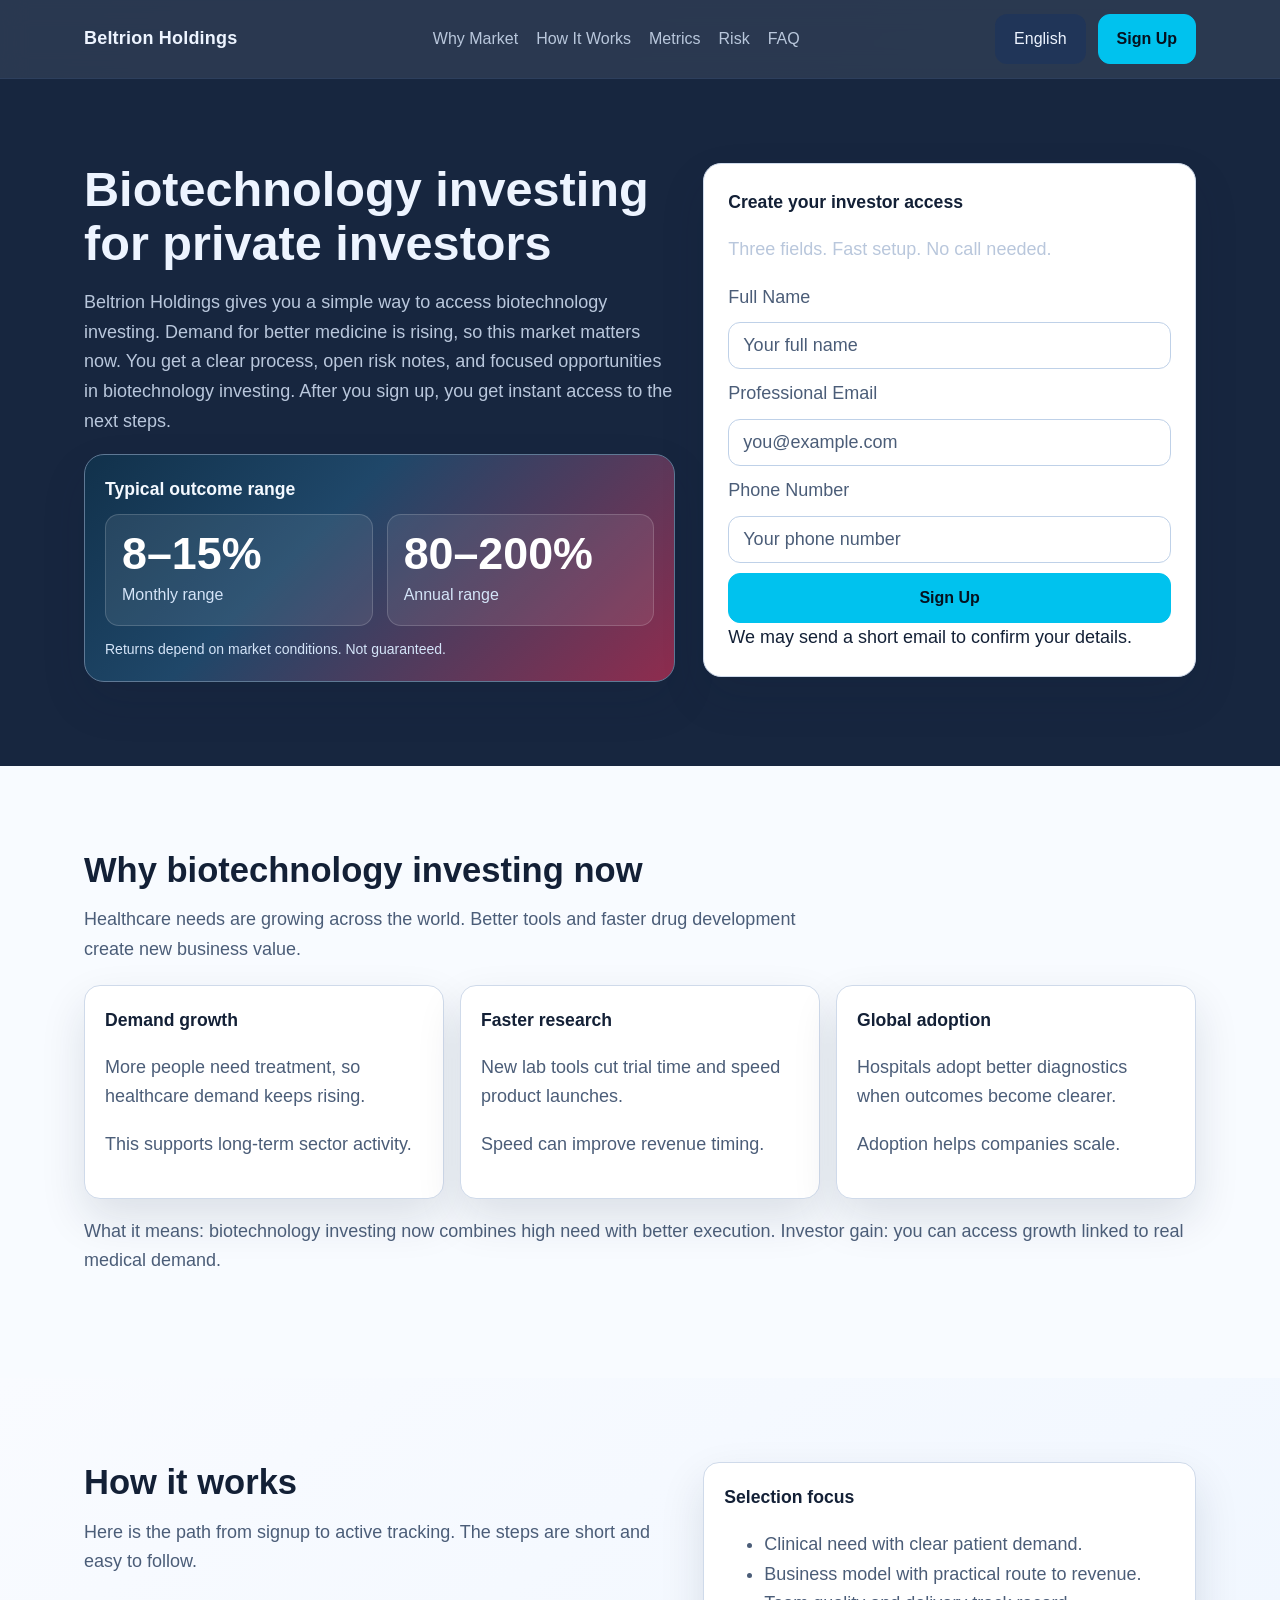
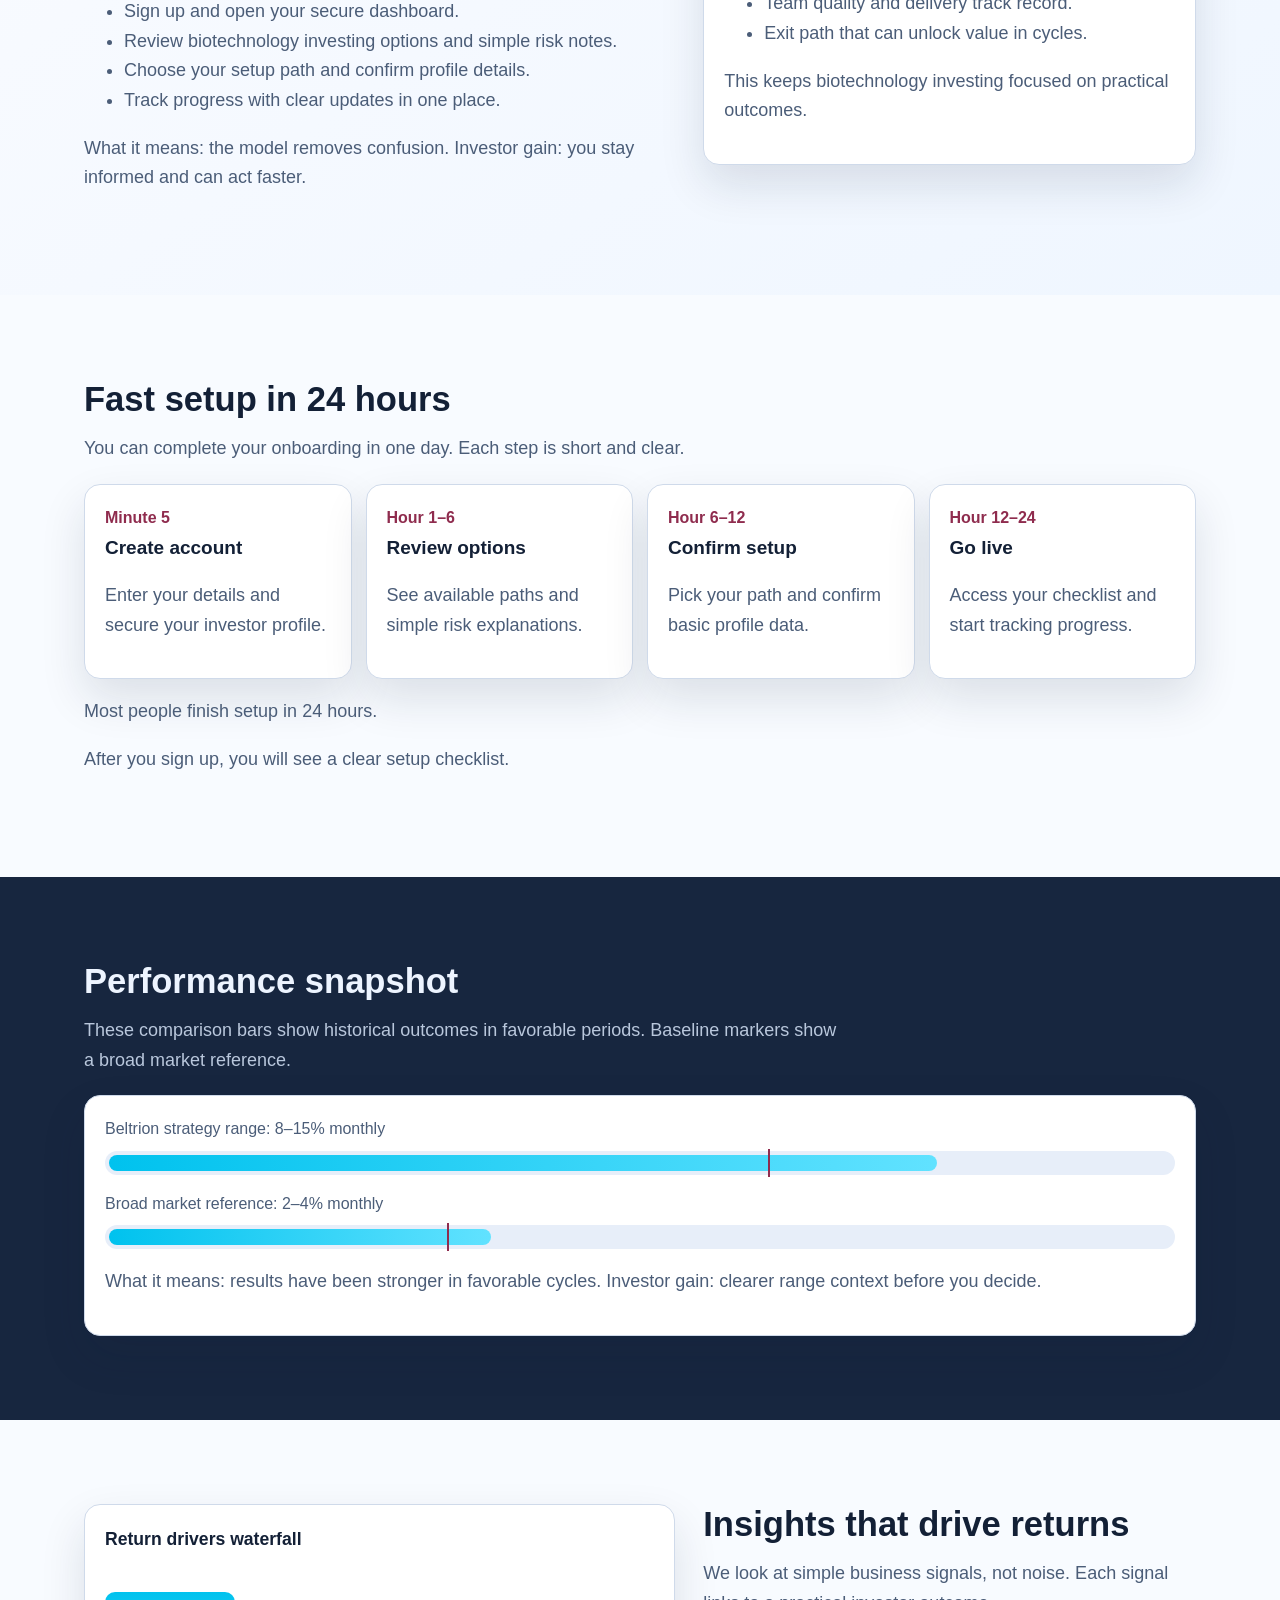
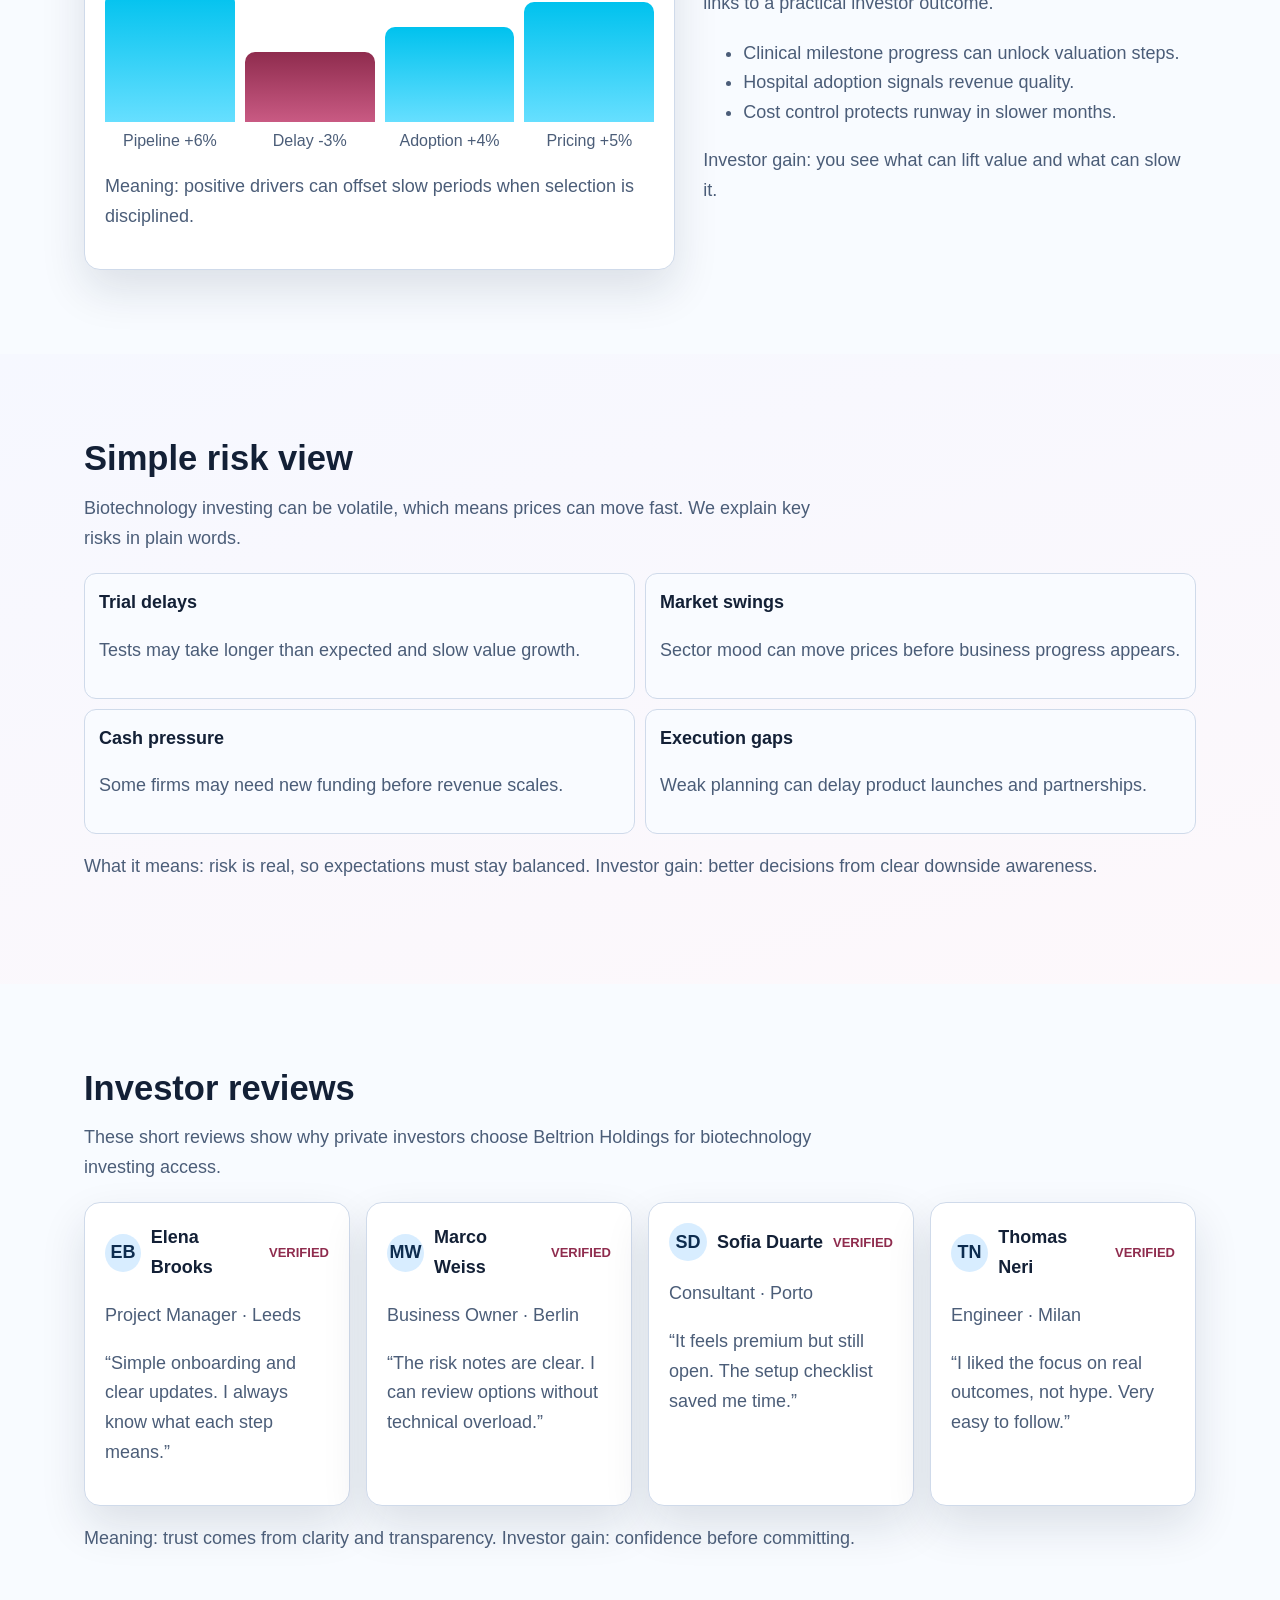
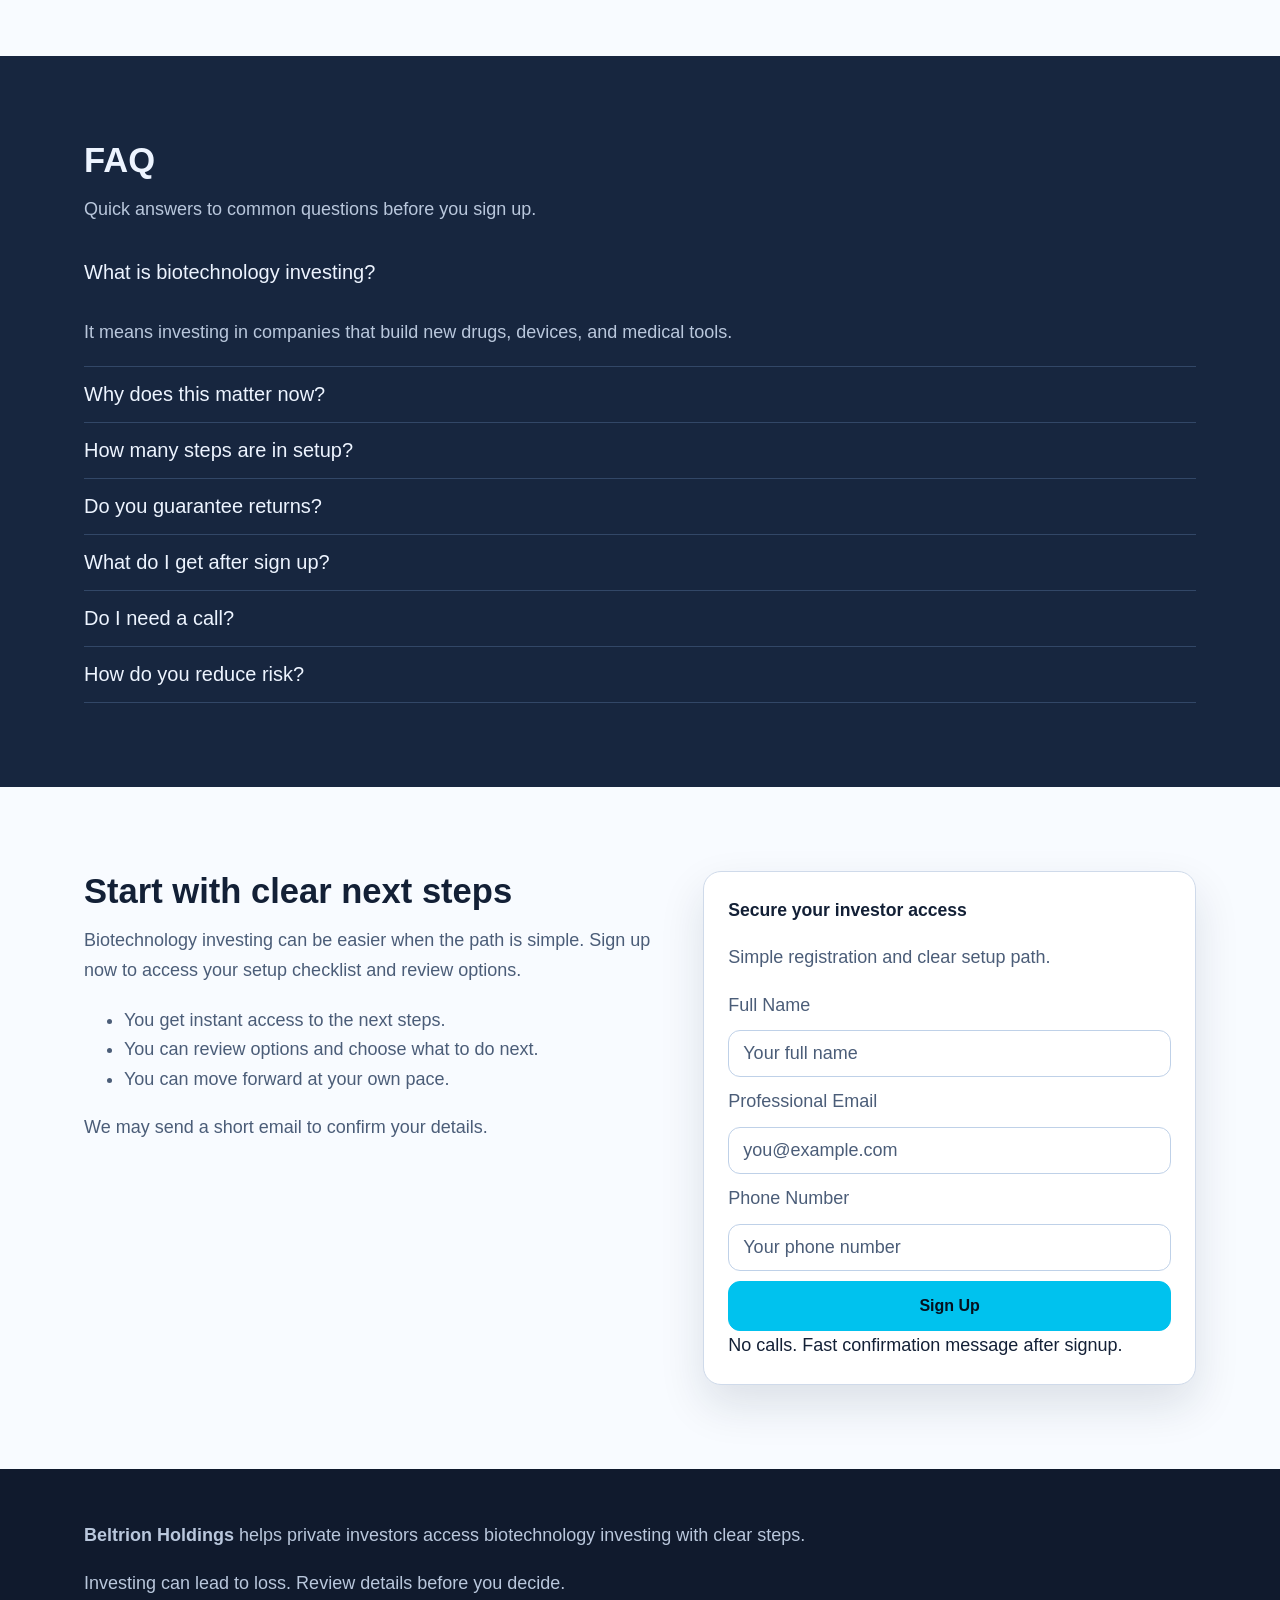
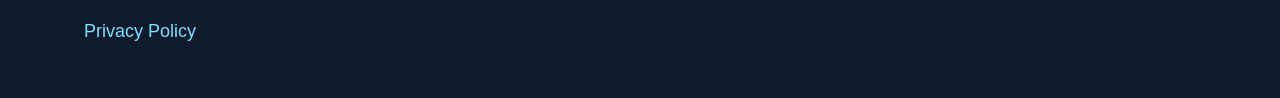
<file: index.html>
<!-- DESIGN SEED: 5821 -->
<!doctype html>
<html lang="en">
<head>
  <meta charset="UTF-8" />
  <meta name="viewport" content="width=device-width, initial-scale=1.0" />
  <title>Beltrion Holdings | Biotechnology Investing for English</title>
  <meta name="description" content="Beltrion Holdings helps private investors explore biotechnology investing with a simple process, clear risk notes, and fast signup steps for English visitors." />
  <link rel="canonical" href="https://beltrionholdings.com/" />
  <link rel="alternate" hreflang="en" href="https://beltrionholdings.com/" />
  <link rel="alternate" hreflang="de" href="https://beltrionholdings.com/de/" />
  <link rel="alternate" hreflang="fr" href="https://beltrionholdings.com/fr/" />
  <link rel="alternate" hreflang="es" href="https://beltrionholdings.com/es/" />
  <link rel="alternate" hreflang="it" href="https://beltrionholdings.com/it/" />
  <link rel="alternate" hreflang="tr" href="https://beltrionholdings.com/tr/" />
  <link rel="alternate" hreflang="pt" href="https://beltrionholdings.com/pt/" />
  <link rel="alternate" hreflang="ja" href="https://beltrionholdings.com/jp/" />
  <link rel="alternate" hreflang="sk" href="https://beltrionholdings.com/sk/" />
  <link rel="alternate" hreflang="nl-BE" href="https://beltrionholdings.com/be/" />
  <meta property="og:title" content="Beltrion Holdings | Biotechnology Investing" />
  <meta property="og:description" content="Simple biotechnology investing access for private investors." />
  <meta property="og:type" content="website" />
  <meta property="og:url" content="https://beltrionholdings.com/" />
  <meta property="og:image" content="https://beltrionholdings.com/assets/img/og-cover.jpg" />
  <meta name="twitter:card" content="summary_large_image" />
  <meta name="twitter:title" content="Beltrion Holdings | Biotechnology Investing" />
  <meta name="twitter:description" content="A simple way to review biotechnology investing opportunities." />
  <link rel="stylesheet" href="assets/style.css" />
  <script type="application/ld+json">{"@context":"https://schema.org","@type":"Organization","name":"Beltrion Holdings","url":"https://beltrionholdings.com","logo":"https://beltrionholdings.com/assets/img/logo.png"}</script>
  <script type="application/ld+json">{"@context":"https://schema.org","@type":"WebSite","name":"Beltrion Holdings","url":"https://beltrionholdings.com/"}</script>
  <script type="application/ld+json">{"@context":"https://schema.org","@type":"FAQPage","mainEntity":[{"@type":"Question","name":"What is biotechnology investing?","acceptedAnswer":{"@type":"Answer","text":"Biotechnology investing means backing companies that build new medical treatments and health tools."}},{"@type":"Question","name":"What happens after sign up?","acceptedAnswer":{"@type":"Answer","text":"After you sign up, you get instant access to the next steps."}}]}</script>
  <script type="application/ld+json">{"@context":"https://schema.org","@type":"Review","reviewRating":{"@type":"Rating","ratingValue":"5"},"author":{"@type":"Person","name":"Elena Brooks"},"itemReviewed":{"@type":"Organization","name":"Beltrion Holdings"}}</script>
</head>
<body>
<div class="page-bg">
<header class="site-header">
  <div class="container">
    <a class="brand" href="index.html">Beltrion Holdings</a>
    <nav class="main-nav" aria-label="Primary navigation">
      <a href="#market">Why Market</a><a href="#model">How It Works</a><a href="#metrics">Metrics</a><a href="#risk">Risk</a><a href="#faq">FAQ</a>
    </nav>
    <div class="header-right">
      <div class="lang-switcher">
        <button class="lang-active" aria-label="Open language list">English</button>
        <div class="lang-menu" role="menu"><a href="index.html"><span class="flag"><svg viewBox="0 0 64 64" xmlns="http://www.w3.org/2000/svg"><rect width="64" height="64" fill="#012169"/><path d="M0 0 64 64M64 0 0 64" stroke="#fff" stroke-width="14"/><path d="M0 0 64 64M64 0 0 64" stroke="#C8102E" stroke-width="8"/><path d="M32 0v64M0 32h64" stroke="#fff" stroke-width="20"/><path d="M32 0v64M0 32h64" stroke="#C8102E" stroke-width="12"/></svg></span>English</a>
<a href="de/index.html"><span class="flag"><svg viewBox="0 0 3 2" xmlns="http://www.w3.org/2000/svg"><rect width="3" height="2" fill="#ffce00"/><rect width="3" height="1.333" fill="#dd0000"/><rect width="3" height="0.666" fill="#000"/></svg></span>Deutsch</a>
<a href="fr/index.html"><span class="flag"><svg viewBox="0 0 3 2" xmlns="http://www.w3.org/2000/svg"><rect width="1" height="2" fill="#0055A4"/><rect x="1" width="1" height="2" fill="#fff"/><rect x="2" width="1" height="2" fill="#EF4135"/></svg></span>Français</a>
<a href="es/index.html"><span class="flag"><svg viewBox="0 0 3 2" xmlns="http://www.w3.org/2000/svg"><rect width="3" height="2" fill="#AA151B"/><rect y="0.5" width="3" height="1" fill="#F1BF00"/></svg></span>Español</a>
<a href="it/index.html"><span class="flag"><svg viewBox="0 0 3 2" xmlns="http://www.w3.org/2000/svg"><rect width="1" height="2" fill="#009246"/><rect x="1" width="1" height="2" fill="#fff"/><rect x="2" width="1" height="2" fill="#CE2B37"/></svg></span>Italiano</a>
<a href="tr/index.html"><span class="flag"><svg viewBox="0 0 28 20" xmlns="http://www.w3.org/2000/svg"><rect width="28" height="20" fill="#E30A17"/><circle cx="11" cy="10" r="5" fill="#fff"/><circle cx="12.5" cy="10" r="4" fill="#E30A17"/><polygon points="17,10 21,8.5 21,11.5" fill="#fff"/></svg></span>Türkçe</a>
<a href="pt/index.html"><span class="flag"><svg viewBox="0 0 3 2" xmlns="http://www.w3.org/2000/svg"><rect width="1.2" height="2" fill="#006600"/><rect x="1.2" width="1.8" height="2" fill="#FF0000"/></svg></span>Português</a>
<a href="jp/index.html"><span class="flag"><svg viewBox="0 0 3 2" xmlns="http://www.w3.org/2000/svg"><rect width="3" height="2" fill="#fff"/><circle cx="1.5" cy="1" r="0.5" fill="#BC002D"/></svg></span>日本語</a>
<a href="sk/index.html"><span class="flag"><svg viewBox="0 0 3 2" xmlns="http://www.w3.org/2000/svg"><rect width="3" height="2" fill="#EE1C25"/><rect width="3" height="1.333" fill="#0B4EA2"/><rect width="3" height="0.666" fill="#fff"/></svg></span>Slovak</a>
<a href="be/index.html"><span class="flag"><svg viewBox="0 0 3 2" xmlns="http://www.w3.org/2000/svg"><rect width="1" height="2" fill="#000"/><rect x="1" width="1" height="2" fill="#FFD90C"/><rect x="2" width="1" height="2" fill="#EF3340"/></svg></span>Nederlands (BE)</a></div>
      </div>
      <a href="#signup-final" class="cta-btn">Sign Up</a>
      <button class="burger" aria-label="Open menu">Menu</button>
    </div>
  </div>
</header>

<div class="mobile-drawer" aria-hidden="true">
  <div class="drawer-backdrop"></div>
  <aside class="drawer-panel" aria-label="Mobile menu">
    <div class="drawer-top"><strong>Menu</strong><button class="drawer-close" aria-label="Close menu">X</button></div>
    <nav class="drawer-nav">
      <a href="#market">Why Market</a><a href="#model">How It Works</a><a href="#metrics">Metrics</a><a href="#risk">Risk</a><a href="#faq">FAQ</a>
    </nav>
    <div class="lang-switcher">
      <button class="lang-active" aria-label="Open language list">English</button>
      <div class="lang-menu" role="menu"><a href="index.html"><span class="flag"><svg viewBox="0 0 64 64" xmlns="http://www.w3.org/2000/svg"><rect width="64" height="64" fill="#012169"/><path d="M0 0 64 64M64 0 0 64" stroke="#fff" stroke-width="14"/><path d="M0 0 64 64M64 0 0 64" stroke="#C8102E" stroke-width="8"/><path d="M32 0v64M0 32h64" stroke="#fff" stroke-width="20"/><path d="M32 0v64M0 32h64" stroke="#C8102E" stroke-width="12"/></svg></span>English</a>
<a href="de/index.html"><span class="flag"><svg viewBox="0 0 3 2" xmlns="http://www.w3.org/2000/svg"><rect width="3" height="2" fill="#ffce00"/><rect width="3" height="1.333" fill="#dd0000"/><rect width="3" height="0.666" fill="#000"/></svg></span>Deutsch</a>
<a href="fr/index.html"><span class="flag"><svg viewBox="0 0 3 2" xmlns="http://www.w3.org/2000/svg"><rect width="1" height="2" fill="#0055A4"/><rect x="1" width="1" height="2" fill="#fff"/><rect x="2" width="1" height="2" fill="#EF4135"/></svg></span>Français</a>
<a href="es/index.html"><span class="flag"><svg viewBox="0 0 3 2" xmlns="http://www.w3.org/2000/svg"><rect width="3" height="2" fill="#AA151B"/><rect y="0.5" width="3" height="1" fill="#F1BF00"/></svg></span>Español</a>
<a href="it/index.html"><span class="flag"><svg viewBox="0 0 3 2" xmlns="http://www.w3.org/2000/svg"><rect width="1" height="2" fill="#009246"/><rect x="1" width="1" height="2" fill="#fff"/><rect x="2" width="1" height="2" fill="#CE2B37"/></svg></span>Italiano</a>
<a href="tr/index.html"><span class="flag"><svg viewBox="0 0 28 20" xmlns="http://www.w3.org/2000/svg"><rect width="28" height="20" fill="#E30A17"/><circle cx="11" cy="10" r="5" fill="#fff"/><circle cx="12.5" cy="10" r="4" fill="#E30A17"/><polygon points="17,10 21,8.5 21,11.5" fill="#fff"/></svg></span>Türkçe</a>
<a href="pt/index.html"><span class="flag"><svg viewBox="0 0 3 2" xmlns="http://www.w3.org/2000/svg"><rect width="1.2" height="2" fill="#006600"/><rect x="1.2" width="1.8" height="2" fill="#FF0000"/></svg></span>Português</a>
<a href="jp/index.html"><span class="flag"><svg viewBox="0 0 3 2" xmlns="http://www.w3.org/2000/svg"><rect width="3" height="2" fill="#fff"/><circle cx="1.5" cy="1" r="0.5" fill="#BC002D"/></svg></span>日本語</a>
<a href="sk/index.html"><span class="flag"><svg viewBox="0 0 3 2" xmlns="http://www.w3.org/2000/svg"><rect width="3" height="2" fill="#EE1C25"/><rect width="3" height="1.333" fill="#0B4EA2"/><rect width="3" height="0.666" fill="#fff"/></svg></span>Slovak</a>
<a href="be/index.html"><span class="flag"><svg viewBox="0 0 3 2" xmlns="http://www.w3.org/2000/svg"><rect width="1" height="2" fill="#000"/><rect x="1" width="1" height="2" fill="#FFD90C"/><rect x="2" width="1" height="2" fill="#EF3340"/></svg></span>Nederlands (BE)</a></div>
    </div>
    <p></p>
    <a href="#signup-final" class="cta-btn">Sign Up</a>
  </aside>
</div>

<main>
<section class="section dark" id="hero">
  <div class="container hero-grid">
    <div class="reveal">
      <h1>Biotechnology investing for private investors</h1>
      <p>Beltrion Holdings gives you a simple way to access biotechnology investing. Demand for better medicine is rising, so this market matters now. You get a clear process, open risk notes, and focused opportunities in biotechnology investing. After you sign up, you get instant access to the next steps.</p>
      <div class="performance-panel">
        <h3>Typical outcome range</h3>
        <div class="performance-grid">
          <div class="performance-metric"><div class="metric-value">8–15%</div><div class="metric-label">Monthly range</div></div>
          <div class="performance-metric"><div class="metric-value">80–200%</div><div class="metric-label">Annual range</div></div>
        </div>
        <div class="micro-note">Returns depend on market conditions. Not guaranteed.</div>
      </div>
    </div>
    <form class="form-card reveal" aria-label="Hero lead form">
      <h3 class="form-title">Create your investor access</h3>
      <p class="form-sub">Three fields. Fast setup. No call needed.</p>
      <div class="form-stack">
        <label for="name1">Full Name</label><input id="name1" name="name" placeholder="Your full name" required />
        <label for="email1">Professional Email</label><input id="email1" type="email" name="email" placeholder="you@example.com" required />
        <label for="phone1">Phone Number</label><input id="phone1" name="phone" placeholder="Your phone number" required />
        <button type="submit" class="cta-btn">Sign Up</button>
      </div>
      <small>We may send a short email to confirm your details.</small>
    </form>
  </div>
</section>

<section class="section light" id="market">
  <div class="container reveal">
    <h2>Why biotechnology investing now</h2>
    <p class="section-intro">Healthcare needs are growing across the world. Better tools and faster drug development create new business value.</p>
    <div class="grid-3">
      <article class="card"><h3>Demand growth</h3><p>More people need treatment, so healthcare demand keeps rising.</p><p class="muted">This supports long-term sector activity.</p></article>
      <article class="card"><h3>Faster research</h3><p>New lab tools cut trial time and speed product launches.</p><p class="muted">Speed can improve revenue timing.</p></article>
      <article class="card"><h3>Global adoption</h3><p>Hospitals adopt better diagnostics when outcomes become clearer.</p><p class="muted">Adoption helps companies scale.</p></article>
    </div>
    <p>What it means: biotechnology investing now combines high need with better execution. Investor gain: you can access growth linked to real medical demand.</p>
  </div>
</section>

<section class="section light" id="model" style="background:linear-gradient(145deg,#f9fbff,#eff6ff);">
  <div class="container split-2 reveal">
    <div>
      <h2>How it works</h2>
      <p class="section-intro">Here is the path from signup to active tracking. The steps are short and easy to follow.</p>
      <ul>
        <li>Sign up and open your secure dashboard.</li>
        <li>Review biotechnology investing options and simple risk notes.</li>
        <li>Choose your setup path and confirm profile details.</li>
        <li>Track progress with clear updates in one place.</li>
      </ul>
      <p>What it means: the model removes confusion. Investor gain: you stay informed and can act faster.</p>
    </div>
    <div class="card">
      <h3>Selection focus</h3>
      <ul>
        <li>Clinical need with clear patient demand.</li>
        <li>Business model with practical route to revenue.</li>
        <li>Team quality and delivery track record.</li>
        <li>Exit path that can unlock value in cycles.</li>
      </ul>
      <p>This keeps biotechnology investing focused on practical outcomes.</p>
    </div>
  </div>
</section>

<section class="section light" id="process">
  <div class="container reveal">
    <h2>Fast setup in 24 hours</h2>
    <p class="section-intro">You can complete your onboarding in one day. Each step is short and clear.</p>
    <div class="steps">
      <article class="card"><div class="step-time">Minute 5</div><div class="step-title">Create account</div><p>Enter your details and secure your investor profile.</p></article>
      <article class="card"><div class="step-time">Hour 1–6</div><div class="step-title">Review options</div><p>See available paths and simple risk explanations.</p></article>
      <article class="card"><div class="step-time">Hour 6–12</div><div class="step-title">Confirm setup</div><p>Pick your path and confirm basic profile data.</p></article>
      <article class="card"><div class="step-time">Hour 12–24</div><div class="step-title">Go live</div><p>Access your checklist and start tracking progress.</p></article>
    </div>
    <p>Most people finish setup in 24 hours.</p>
    <p>After you sign up, you will see a clear setup checklist.</p>
  </div>
</section>

<section class="section dark" id="metrics">
  <div class="container reveal">
    <h2>Performance snapshot</h2>
    <p class="section-intro">These comparison bars show historical outcomes in favorable periods. Baseline markers show a broad market reference.</p>
    <div class="card compare-bars">
      <div class="row"><div class="bar-title">Beltrion strategy range: 8–15% monthly</div><div class="bar-wrap"><div class="bar-baseline" aria-hidden="true"></div><div class="bar-fill" style="width:78%"></div></div></div>
      <div class="row"><div class="bar-title">Broad market reference: 2–4% monthly</div><div class="bar-wrap"><div class="bar-baseline" aria-hidden="true" style="left:32%"></div><div class="bar-fill" style="width:36%"></div></div></div>
      <p>What it means: results have been stronger in favorable cycles. Investor gain: clearer range context before you decide.</p>
    </div>
  </div>
</section>

<section class="section light" id="insights">
  <div class="container split-2 reveal">
    <div class="card">
      <h3>Return drivers waterfall</h3>
      <div class="waterfall">
        <div class="drop good"><div class="drop-bar" style="height:130px"></div><span>Pipeline +6%</span></div>
        <div class="drop"><div class="drop-bar" style="height:70px"></div><span>Delay -3%</span></div>
        <div class="drop good"><div class="drop-bar" style="height:95px"></div><span>Adoption +4%</span></div>
        <div class="drop good"><div class="drop-bar" style="height:120px"></div><span>Pricing +5%</span></div>
      </div>
      <p>Meaning: positive drivers can offset slow periods when selection is disciplined.</p>
    </div>
    <div>
      <h2>Insights that drive returns</h2>
      <p class="section-intro">We look at simple business signals, not noise. Each signal links to a practical investor outcome.</p>
      <ul>
        <li>Clinical milestone progress can unlock valuation steps.</li>
        <li>Hospital adoption signals revenue quality.</li>
        <li>Cost control protects runway in slower months.</li>
      </ul>
      <p>Investor gain: you see what can lift value and what can slow it.</p>
    </div>
  </div>
</section>

<section class="section light" id="risk" style="background:linear-gradient(165deg,#f6f8ff,#fdf8fb);">
  <div class="container reveal">
    <h2>Simple risk view</h2>
    <p class="section-intro">Biotechnology investing can be volatile, which means prices can move fast. We explain key risks in plain words.</p>
    <div class="risk-matrix">
      <article class="cell"><strong>Trial delays</strong><p>Tests may take longer than expected and slow value growth.</p></article>
      <article class="cell"><strong>Market swings</strong><p>Sector mood can move prices before business progress appears.</p></article>
      <article class="cell"><strong>Cash pressure</strong><p>Some firms may need new funding before revenue scales.</p></article>
      <article class="cell"><strong>Execution gaps</strong><p>Weak planning can delay product launches and partnerships.</p></article>
    </div>
    <p>What it means: risk is real, so expectations must stay balanced. Investor gain: better decisions from clear downside awareness.</p>
  </div>
</section>

<section class="section light" id="reviews">
  <div class="container reveal">
    <h2>Investor reviews</h2>
    <p class="section-intro">These short reviews show why private investors choose Beltrion Holdings for biotechnology investing access.</p>
    <div class="grid-4">
      <article class="card"><div class="review-head"><span class="avatar">EB</span><strong>Elena Brooks</strong><span class="verified">VERIFIED</span></div><p class="muted">Project Manager · Leeds</p><p>“Simple onboarding and clear updates. I always know what each step means.”</p></article>
      <article class="card"><div class="review-head"><span class="avatar">MW</span><strong>Marco Weiss</strong><span class="verified">VERIFIED</span></div><p class="muted">Business Owner · Berlin</p><p>“The risk notes are clear. I can review options without technical overload.”</p></article>
      <article class="card"><div class="review-head"><span class="avatar">SD</span><strong>Sofia Duarte</strong><span class="verified">VERIFIED</span></div><p class="muted">Consultant · Porto</p><p>“It feels premium but still open. The setup checklist saved me time.”</p></article>
      <article class="card"><div class="review-head"><span class="avatar">TN</span><strong>Thomas Neri</strong><span class="verified">VERIFIED</span></div><p class="muted">Engineer · Milan</p><p>“I liked the focus on real outcomes, not hype. Very easy to follow.”</p></article>
    </div>
    <p>Meaning: trust comes from clarity and transparency. Investor gain: confidence before committing.</p>
  </div>
</section>

<section class="section dark" id="faq">
  <div class="container reveal">
    <h2>FAQ</h2>
    <p class="section-intro">Quick answers to common questions before you sign up.</p>
    <div class="faq-item open"><button class="faq-q">What is biotechnology investing?</button><div class="faq-answer"><p>It means investing in companies that build new drugs, devices, and medical tools.</p></div></div>
    <div class="faq-item"><button class="faq-q">Why does this matter now?</button><div class="faq-answer"><p>Healthcare demand is rising, and technology now speeds research and patient access.</p></div></div>
    <div class="faq-item"><button class="faq-q">How many steps are in setup?</button><div class="faq-answer"><p>Four clear steps. Most people finish setup in 24 hours.</p></div></div>
    <div class="faq-item"><button class="faq-q">Do you guarantee returns?</button><div class="faq-answer"><p>No. Returns depend on market conditions and are never guaranteed.</p></div></div>
    <div class="faq-item"><button class="faq-q">What do I get after sign up?</button><div class="faq-answer"><p>After you sign up, you can review the options and choose what to do next.</p></div></div>
    <div class="faq-item"><button class="faq-q">Do I need a call?</button><div class="faq-answer"><p>No call is required. The journey is handled inside the platform.</p></div></div>
    <div class="faq-item"><button class="faq-q">How do you reduce risk?</button><div class="faq-answer"><p>We focus on selection discipline, clear tracking, and simple risk communication.</p></div></div>
  </div>
</section>

<section class="section light" id="signup-final">
  <div class="container split-2 reveal">
    <div>
      <h2>Start with clear next steps</h2>
      <p class="section-intro">Biotechnology investing can be easier when the path is simple. Sign up now to access your setup checklist and review options.</p>
      <ul>
        <li>You get instant access to the next steps.</li>
        <li>You can review options and choose what to do next.</li>
        <li>You can move forward at your own pace.</li>
      </ul>
      <p>We may send a short email to confirm your details.</p>
    </div>
    <form class="form-card" aria-label="Final lead form">
      <h3 class="form-title">Secure your investor access</h3>
      <p class="form-sub">Simple registration and clear setup path.</p>
      <div class="form-stack">
        <label for="name2">Full Name</label><input id="name2" name="name" placeholder="Your full name" required />
        <label for="email2">Professional Email</label><input id="email2" type="email" name="email" placeholder="you@example.com" required />
        <label for="phone2">Phone Number</label><input id="phone2" name="phone" placeholder="Your phone number" required />
        <button type="submit" class="cta-btn">Sign Up</button>
      </div>
      <small>No calls. Fast confirmation message after signup.</small>
    </form>
  </div>
</section>
</main>

<footer>
  <div class="container">
    <p><strong>Beltrion Holdings</strong> helps private investors access biotechnology investing with clear steps.</p>
    <p class="footer-copy">Investing can lead to loss. Review details before you decide.</p>
    <p><a href="#" data-open-privacy>Privacy Policy</a></p>
  </div>
</footer>

<div class="modal" id="privacy-modal" aria-modal="true" role="dialog" aria-label="Privacy Policy">
  <div class="modal-backdrop" data-close-privacy></div>
  <div class="modal-box">
    <button class="modal-close-x" data-close-privacy aria-label="Close privacy modal">×</button>
    <h2>Privacy Policy</h2>
    <p><strong>Introduction:</strong> We explain how we handle your personal data in clear terms.</p>
    <p><strong>Data collection:</strong> We collect your name, email, and phone when you sign up.</p>
    <p><strong>Legal basis:</strong> We process data to provide service access and meet legal duties.</p>
    <p><strong>Cookies:</strong> We use cookies to keep the site secure and improve usability.</p>
    <p><strong>Retention:</strong> We keep data only as long as needed for service and records.</p>
    <p><strong>Third-party sharing:</strong> We share limited data with trusted service providers only.</p>
    <p><strong>Security:</strong> We use technical and organizational controls to protect your data.</p>
    <p><strong>User rights:</strong> You can ask to access, correct, or delete personal data.</p>
    <p><strong>International transfers:</strong> Data may be processed outside your country with safeguards.</p>
    <p><strong>Industry risk disclosure:</strong> Investing in biotechnology can lead to partial or full loss.</p>
    <p><strong>Contact:</strong> Email privacy@beltrionholdings.com for privacy questions.</p>
    <div class="modal-footer"><button class="cta-btn" data-close-privacy>Close</button></div>
  </div>
</div>
</div>
<script src="assets/app.js" defer></script>
</body>
</html>
</file>
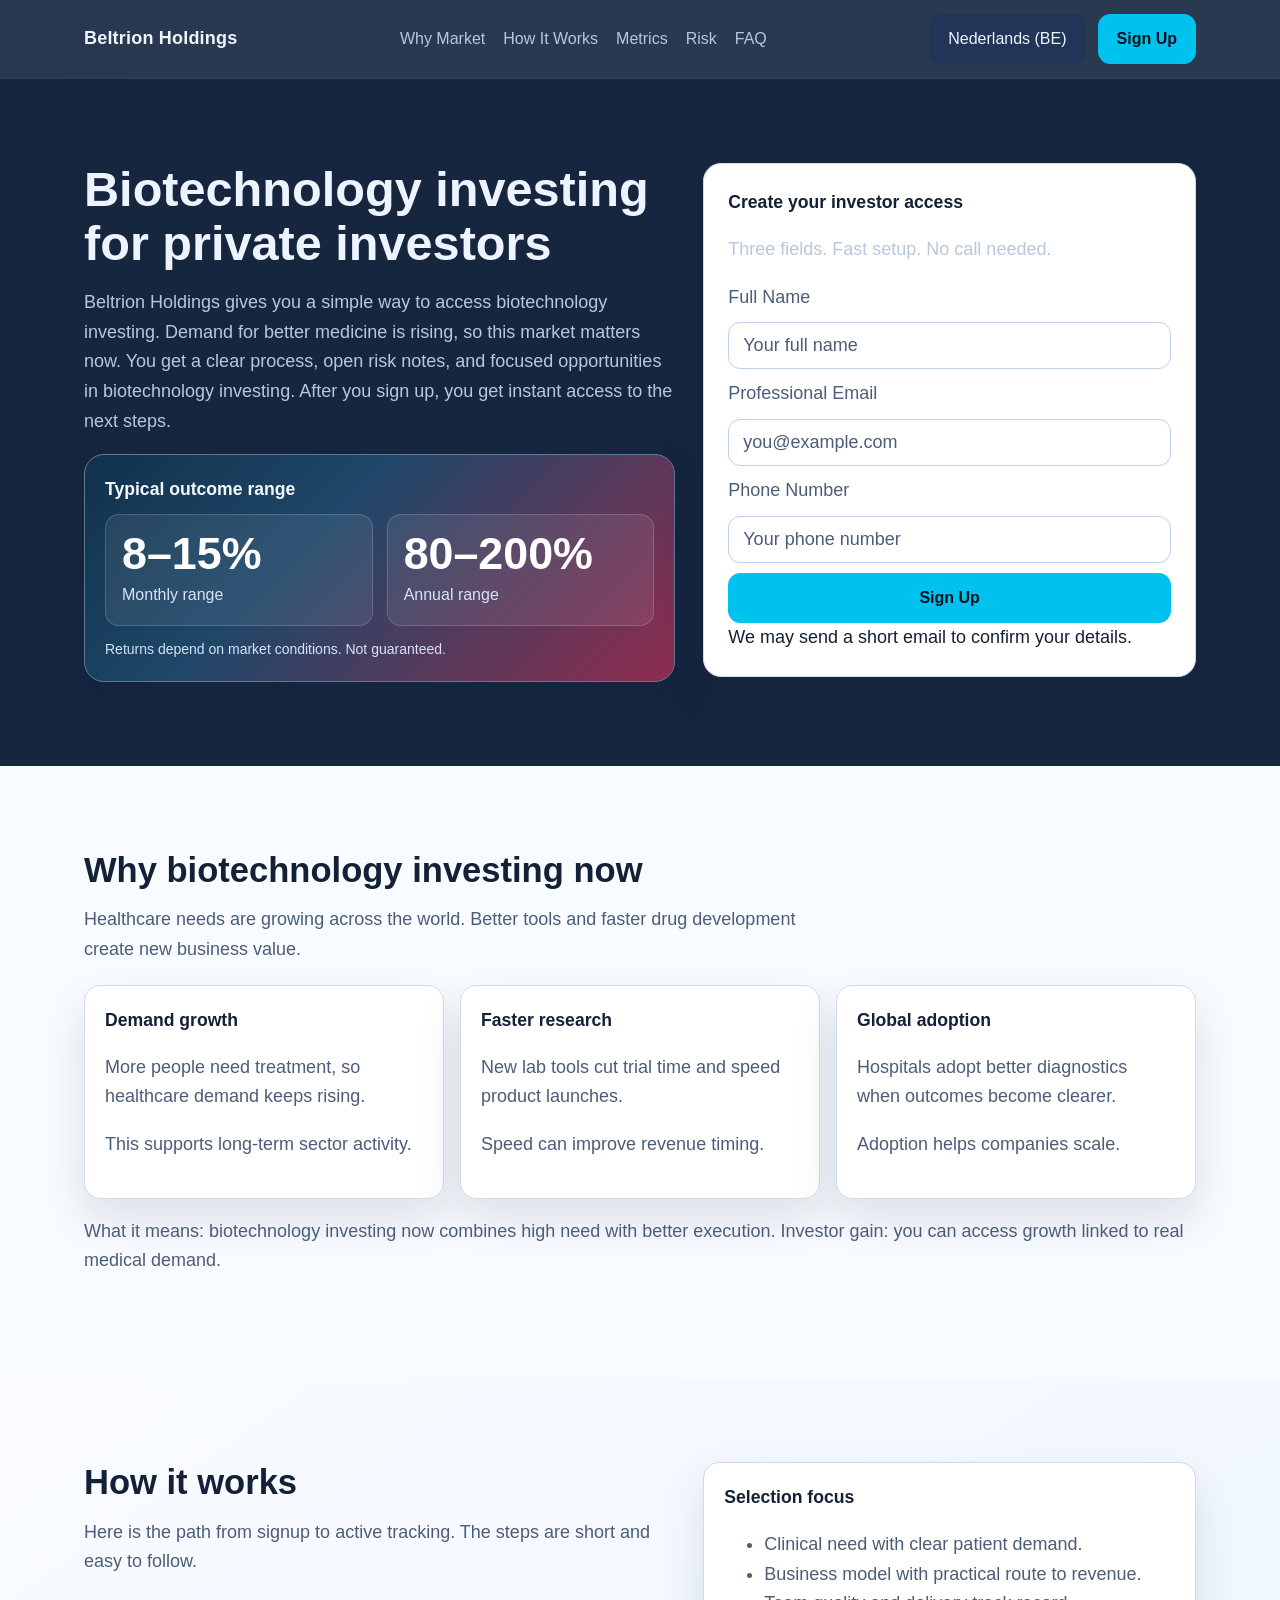
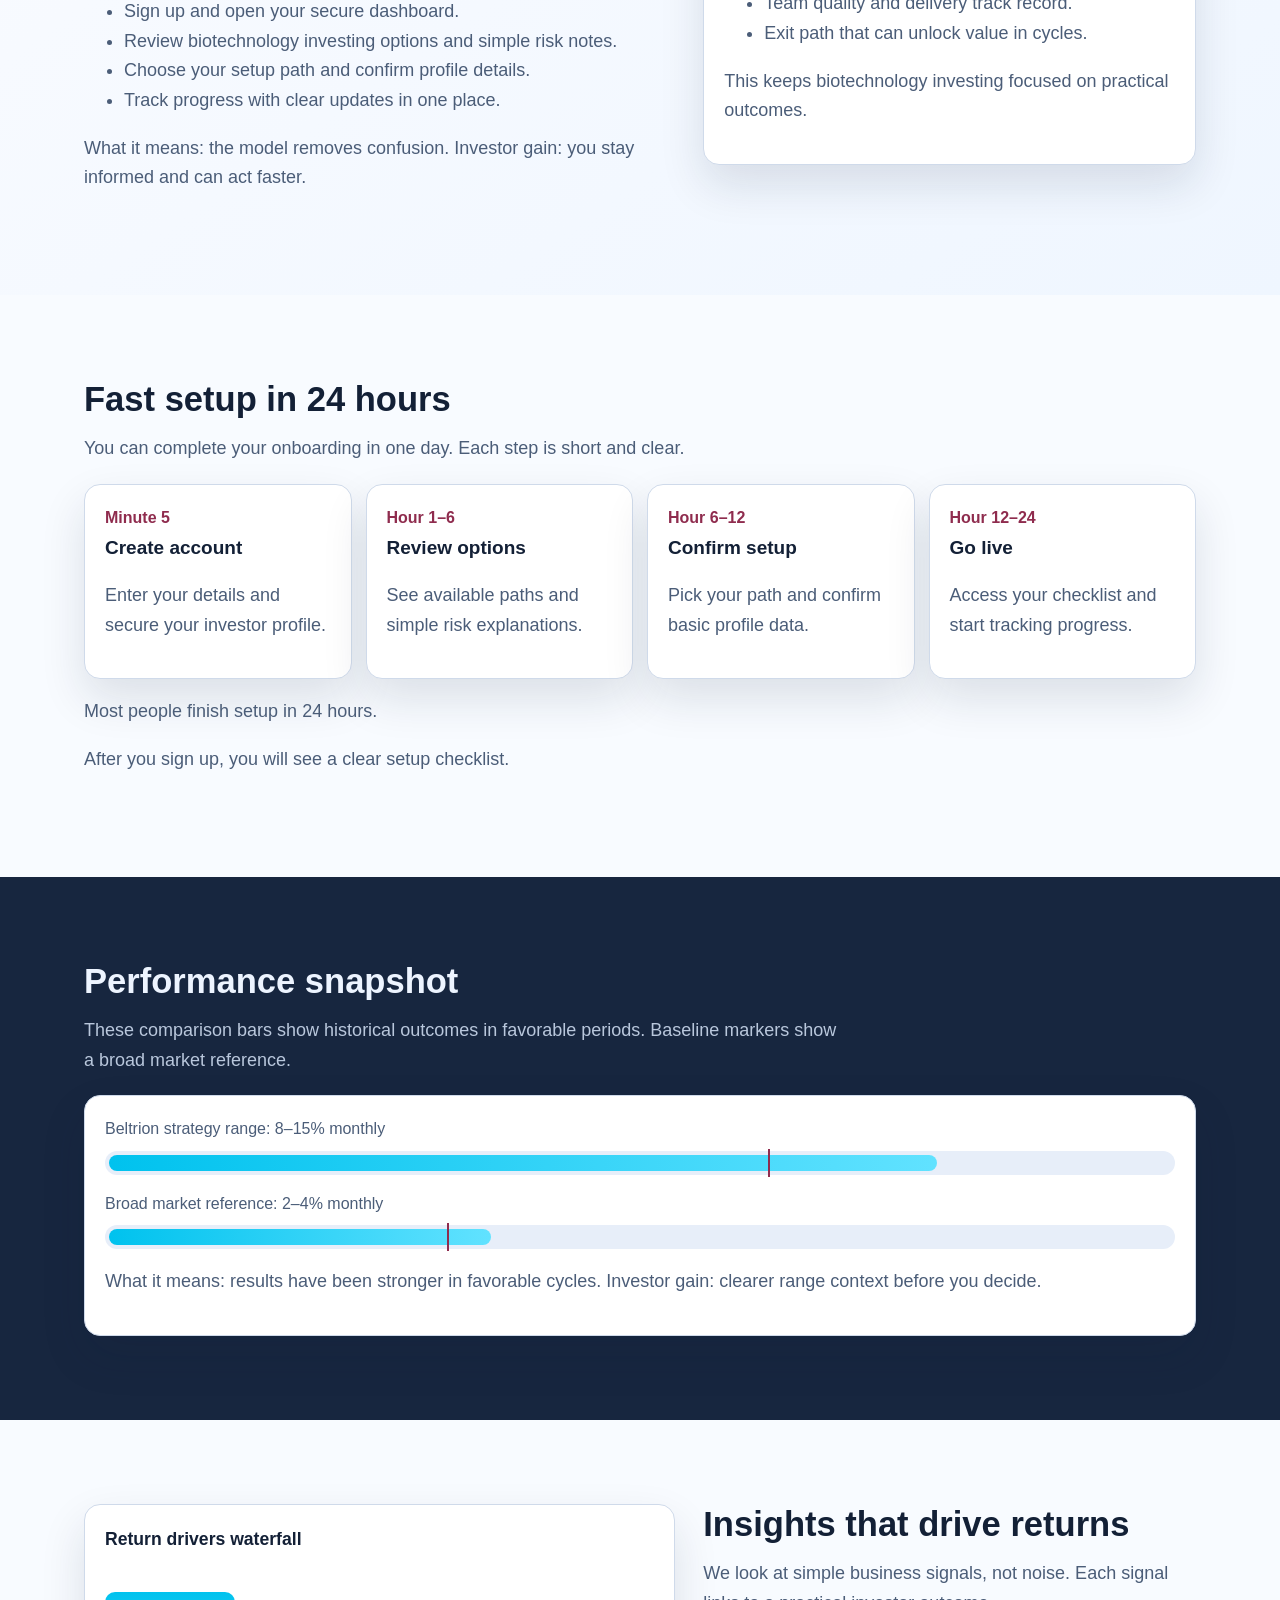
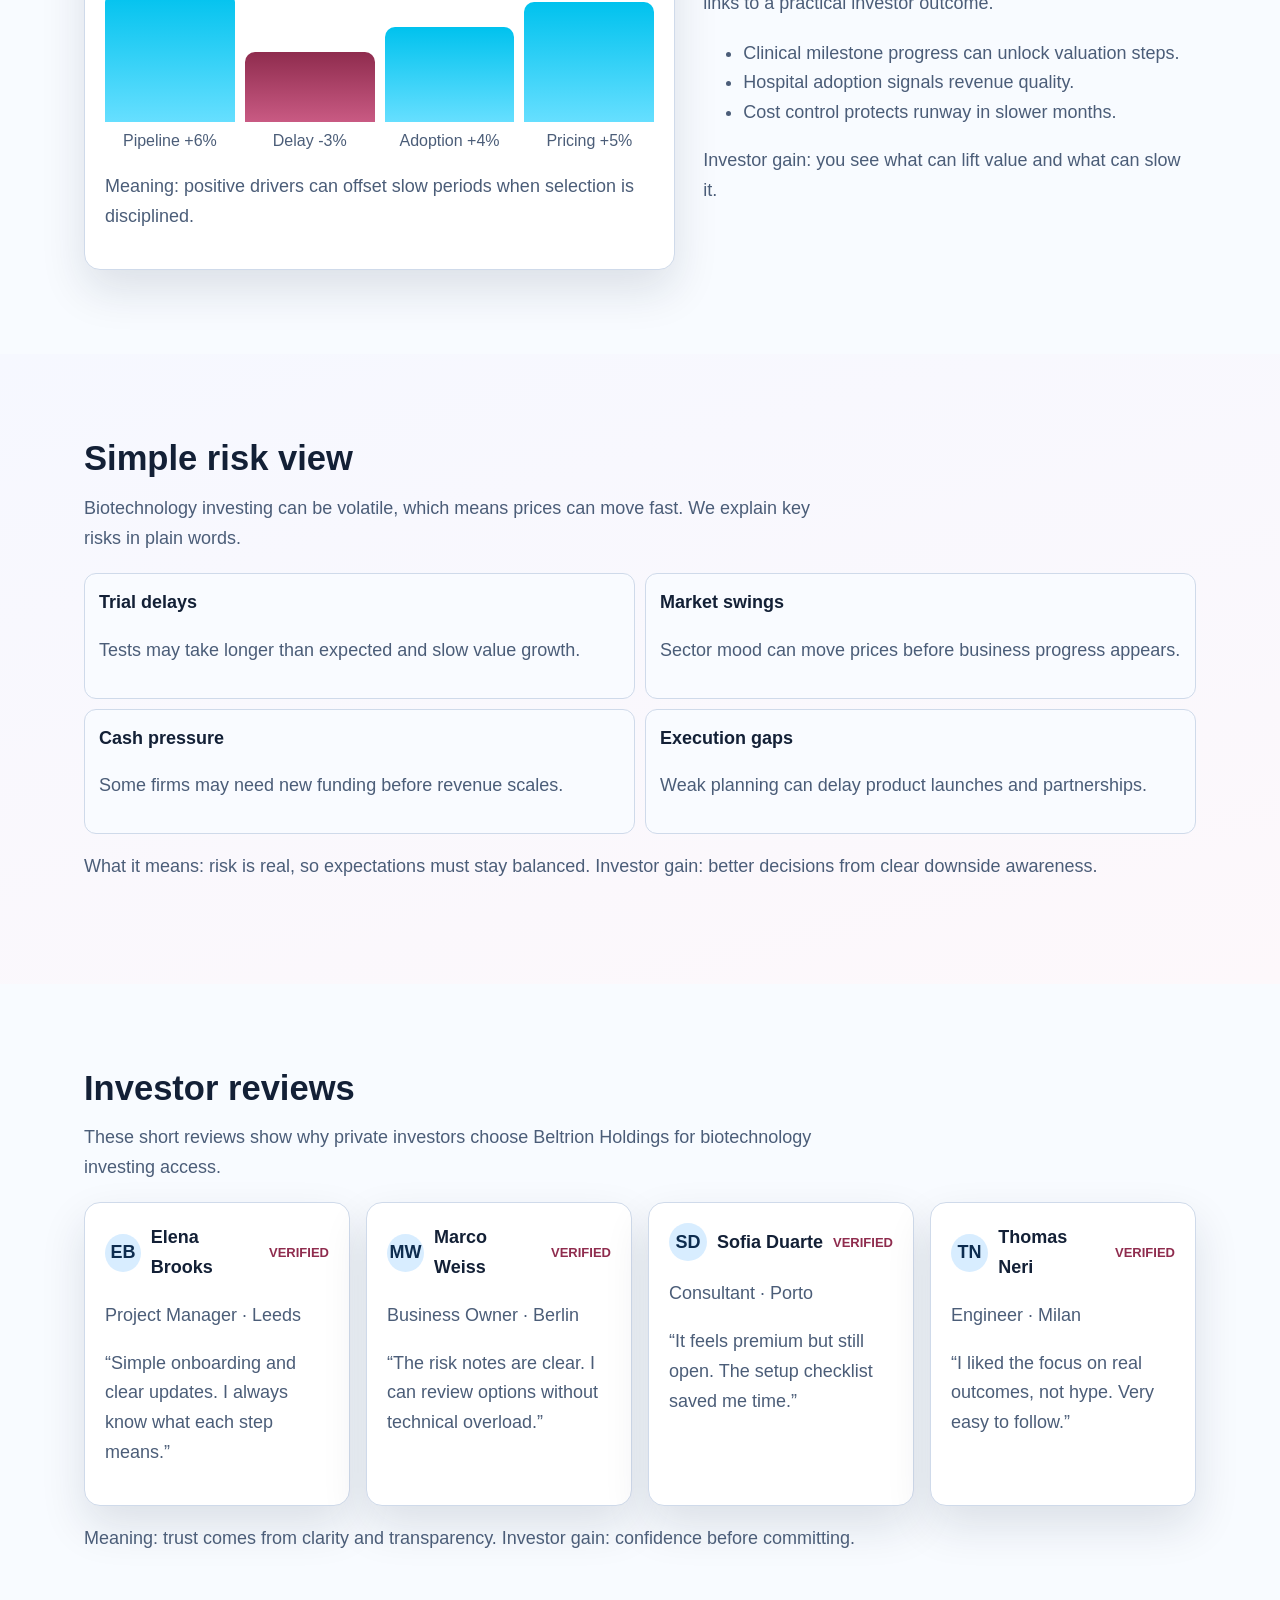
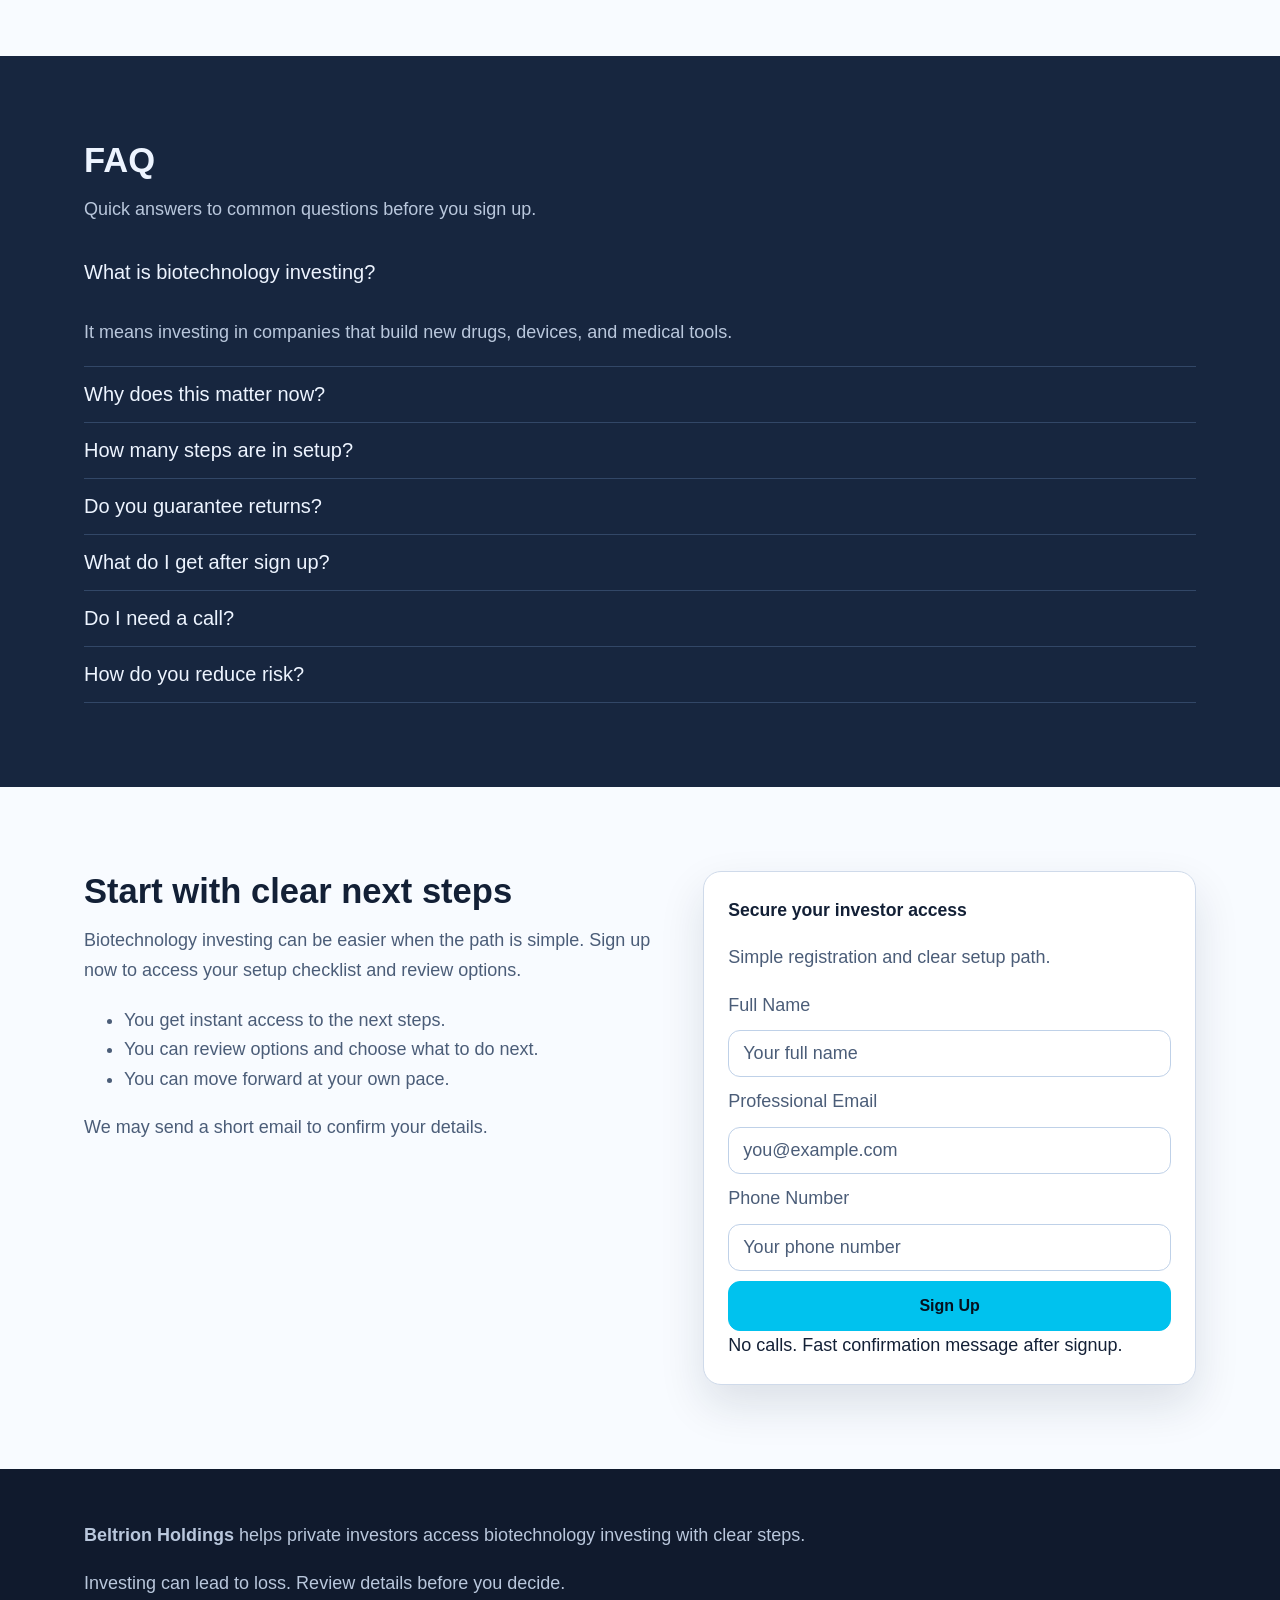
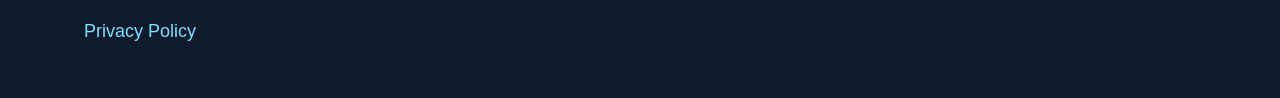
<file: be/index.html>
<!-- DESIGN SEED: 5821 -->
<!doctype html>
<html lang="en">
<head>
  <meta charset="UTF-8" />
  <meta name="viewport" content="width=device-width, initial-scale=1.0" />
  <title>Beltrion Holdings | Biotechnology Investing for Nederlands (BE)</title>
  <meta name="description" content="Beltrion Holdings helps private investors explore biotechnology investing with a simple process, clear risk notes, and fast signup steps for Nederlands (BE) visitors." />
  <link rel="canonical" href="https://beltrionholdings.com/be/" />
  <link rel="alternate" hreflang="en" href="https://beltrionholdings.com/" />
  <link rel="alternate" hreflang="de" href="https://beltrionholdings.com/de/" />
  <link rel="alternate" hreflang="fr" href="https://beltrionholdings.com/fr/" />
  <link rel="alternate" hreflang="es" href="https://beltrionholdings.com/es/" />
  <link rel="alternate" hreflang="it" href="https://beltrionholdings.com/it/" />
  <link rel="alternate" hreflang="tr" href="https://beltrionholdings.com/tr/" />
  <link rel="alternate" hreflang="pt" href="https://beltrionholdings.com/pt/" />
  <link rel="alternate" hreflang="ja" href="https://beltrionholdings.com/jp/" />
  <link rel="alternate" hreflang="sk" href="https://beltrionholdings.com/sk/" />
  <link rel="alternate" hreflang="nl-BE" href="https://beltrionholdings.com/be/" />
  <meta property="og:title" content="Beltrion Holdings | Biotechnology Investing" />
  <meta property="og:description" content="Simple biotechnology investing access for private investors." />
  <meta property="og:type" content="website" />
  <meta property="og:url" content="https://beltrionholdings.com/be/" />
  <meta property="og:image" content="https://beltrionholdings.com/assets/img/og-cover.jpg" />
  <meta name="twitter:card" content="summary_large_image" />
  <meta name="twitter:title" content="Beltrion Holdings | Biotechnology Investing" />
  <meta name="twitter:description" content="A simple way to review biotechnology investing opportunities." />
  <link rel="stylesheet" href="../assets/style.css" />
  <script type="application/ld+json">{"@context":"https://schema.org","@type":"Organization","name":"Beltrion Holdings","url":"https://beltrionholdings.com","logo":"https://beltrionholdings.com/assets/img/logo.png"}</script>
  <script type="application/ld+json">{"@context":"https://schema.org","@type":"WebSite","name":"Beltrion Holdings","url":"https://beltrionholdings.com/"}</script>
  <script type="application/ld+json">{"@context":"https://schema.org","@type":"FAQPage","mainEntity":[{"@type":"Question","name":"What is biotechnology investing?","acceptedAnswer":{"@type":"Answer","text":"Biotechnology investing means backing companies that build new medical treatments and health tools."}},{"@type":"Question","name":"What happens after sign up?","acceptedAnswer":{"@type":"Answer","text":"After you sign up, you get instant access to the next steps."}}]}</script>
  <script type="application/ld+json">{"@context":"https://schema.org","@type":"Review","reviewRating":{"@type":"Rating","ratingValue":"5"},"author":{"@type":"Person","name":"Elena Brooks"},"itemReviewed":{"@type":"Organization","name":"Beltrion Holdings"}}</script>
</head>
<body>
<div class="page-bg">
<header class="site-header">
  <div class="container">
    <a class="brand" href="../index.html">Beltrion Holdings</a>
    <nav class="main-nav" aria-label="Primary navigation">
      <a href="#market">Why Market</a><a href="#model">How It Works</a><a href="#metrics">Metrics</a><a href="#risk">Risk</a><a href="#faq">FAQ</a>
    </nav>
    <div class="header-right">
      <div class="lang-switcher">
        <button class="lang-active" aria-label="Open language list">Nederlands (BE)</button>
        <div class="lang-menu" role="menu"><a href="../index.html"><span class="flag"><svg viewBox="0 0 64 64" xmlns="http://www.w3.org/2000/svg"><rect width="64" height="64" fill="#012169"/><path d="M0 0 64 64M64 0 0 64" stroke="#fff" stroke-width="14"/><path d="M0 0 64 64M64 0 0 64" stroke="#C8102E" stroke-width="8"/><path d="M32 0v64M0 32h64" stroke="#fff" stroke-width="20"/><path d="M32 0v64M0 32h64" stroke="#C8102E" stroke-width="12"/></svg></span>English</a>
<a href="../de/index.html"><span class="flag"><svg viewBox="0 0 3 2" xmlns="http://www.w3.org/2000/svg"><rect width="3" height="2" fill="#ffce00"/><rect width="3" height="1.333" fill="#dd0000"/><rect width="3" height="0.666" fill="#000"/></svg></span>Deutsch</a>
<a href="../fr/index.html"><span class="flag"><svg viewBox="0 0 3 2" xmlns="http://www.w3.org/2000/svg"><rect width="1" height="2" fill="#0055A4"/><rect x="1" width="1" height="2" fill="#fff"/><rect x="2" width="1" height="2" fill="#EF4135"/></svg></span>Français</a>
<a href="../es/index.html"><span class="flag"><svg viewBox="0 0 3 2" xmlns="http://www.w3.org/2000/svg"><rect width="3" height="2" fill="#AA151B"/><rect y="0.5" width="3" height="1" fill="#F1BF00"/></svg></span>Español</a>
<a href="../it/index.html"><span class="flag"><svg viewBox="0 0 3 2" xmlns="http://www.w3.org/2000/svg"><rect width="1" height="2" fill="#009246"/><rect x="1" width="1" height="2" fill="#fff"/><rect x="2" width="1" height="2" fill="#CE2B37"/></svg></span>Italiano</a>
<a href="../tr/index.html"><span class="flag"><svg viewBox="0 0 28 20" xmlns="http://www.w3.org/2000/svg"><rect width="28" height="20" fill="#E30A17"/><circle cx="11" cy="10" r="5" fill="#fff"/><circle cx="12.5" cy="10" r="4" fill="#E30A17"/><polygon points="17,10 21,8.5 21,11.5" fill="#fff"/></svg></span>Türkçe</a>
<a href="../pt/index.html"><span class="flag"><svg viewBox="0 0 3 2" xmlns="http://www.w3.org/2000/svg"><rect width="1.2" height="2" fill="#006600"/><rect x="1.2" width="1.8" height="2" fill="#FF0000"/></svg></span>Português</a>
<a href="../jp/index.html"><span class="flag"><svg viewBox="0 0 3 2" xmlns="http://www.w3.org/2000/svg"><rect width="3" height="2" fill="#fff"/><circle cx="1.5" cy="1" r="0.5" fill="#BC002D"/></svg></span>日本語</a>
<a href="../sk/index.html"><span class="flag"><svg viewBox="0 0 3 2" xmlns="http://www.w3.org/2000/svg"><rect width="3" height="2" fill="#EE1C25"/><rect width="3" height="1.333" fill="#0B4EA2"/><rect width="3" height="0.666" fill="#fff"/></svg></span>Slovak</a>
<a href="../be/index.html"><span class="flag"><svg viewBox="0 0 3 2" xmlns="http://www.w3.org/2000/svg"><rect width="1" height="2" fill="#000"/><rect x="1" width="1" height="2" fill="#FFD90C"/><rect x="2" width="1" height="2" fill="#EF3340"/></svg></span>Nederlands (BE)</a></div>
      </div>
      <a href="#signup-final" class="cta-btn">Sign Up</a>
      <button class="burger" aria-label="Open menu">Menu</button>
    </div>
  </div>
</header>

<div class="mobile-drawer" aria-hidden="true">
  <div class="drawer-backdrop"></div>
  <aside class="drawer-panel" aria-label="Mobile menu">
    <div class="drawer-top"><strong>Menu</strong><button class="drawer-close" aria-label="Close menu">X</button></div>
    <nav class="drawer-nav">
      <a href="#market">Why Market</a><a href="#model">How It Works</a><a href="#metrics">Metrics</a><a href="#risk">Risk</a><a href="#faq">FAQ</a>
    </nav>
    <div class="lang-switcher">
      <button class="lang-active" aria-label="Open language list">Nederlands (BE)</button>
      <div class="lang-menu" role="menu"><a href="../index.html"><span class="flag"><svg viewBox="0 0 64 64" xmlns="http://www.w3.org/2000/svg"><rect width="64" height="64" fill="#012169"/><path d="M0 0 64 64M64 0 0 64" stroke="#fff" stroke-width="14"/><path d="M0 0 64 64M64 0 0 64" stroke="#C8102E" stroke-width="8"/><path d="M32 0v64M0 32h64" stroke="#fff" stroke-width="20"/><path d="M32 0v64M0 32h64" stroke="#C8102E" stroke-width="12"/></svg></span>English</a>
<a href="../de/index.html"><span class="flag"><svg viewBox="0 0 3 2" xmlns="http://www.w3.org/2000/svg"><rect width="3" height="2" fill="#ffce00"/><rect width="3" height="1.333" fill="#dd0000"/><rect width="3" height="0.666" fill="#000"/></svg></span>Deutsch</a>
<a href="../fr/index.html"><span class="flag"><svg viewBox="0 0 3 2" xmlns="http://www.w3.org/2000/svg"><rect width="1" height="2" fill="#0055A4"/><rect x="1" width="1" height="2" fill="#fff"/><rect x="2" width="1" height="2" fill="#EF4135"/></svg></span>Français</a>
<a href="../es/index.html"><span class="flag"><svg viewBox="0 0 3 2" xmlns="http://www.w3.org/2000/svg"><rect width="3" height="2" fill="#AA151B"/><rect y="0.5" width="3" height="1" fill="#F1BF00"/></svg></span>Español</a>
<a href="../it/index.html"><span class="flag"><svg viewBox="0 0 3 2" xmlns="http://www.w3.org/2000/svg"><rect width="1" height="2" fill="#009246"/><rect x="1" width="1" height="2" fill="#fff"/><rect x="2" width="1" height="2" fill="#CE2B37"/></svg></span>Italiano</a>
<a href="../tr/index.html"><span class="flag"><svg viewBox="0 0 28 20" xmlns="http://www.w3.org/2000/svg"><rect width="28" height="20" fill="#E30A17"/><circle cx="11" cy="10" r="5" fill="#fff"/><circle cx="12.5" cy="10" r="4" fill="#E30A17"/><polygon points="17,10 21,8.5 21,11.5" fill="#fff"/></svg></span>Türkçe</a>
<a href="../pt/index.html"><span class="flag"><svg viewBox="0 0 3 2" xmlns="http://www.w3.org/2000/svg"><rect width="1.2" height="2" fill="#006600"/><rect x="1.2" width="1.8" height="2" fill="#FF0000"/></svg></span>Português</a>
<a href="../jp/index.html"><span class="flag"><svg viewBox="0 0 3 2" xmlns="http://www.w3.org/2000/svg"><rect width="3" height="2" fill="#fff"/><circle cx="1.5" cy="1" r="0.5" fill="#BC002D"/></svg></span>日本語</a>
<a href="../sk/index.html"><span class="flag"><svg viewBox="0 0 3 2" xmlns="http://www.w3.org/2000/svg"><rect width="3" height="2" fill="#EE1C25"/><rect width="3" height="1.333" fill="#0B4EA2"/><rect width="3" height="0.666" fill="#fff"/></svg></span>Slovak</a>
<a href="../be/index.html"><span class="flag"><svg viewBox="0 0 3 2" xmlns="http://www.w3.org/2000/svg"><rect width="1" height="2" fill="#000"/><rect x="1" width="1" height="2" fill="#FFD90C"/><rect x="2" width="1" height="2" fill="#EF3340"/></svg></span>Nederlands (BE)</a></div>
    </div>
    <p></p>
    <a href="#signup-final" class="cta-btn">Sign Up</a>
  </aside>
</div>

<main>
<section class="section dark" id="hero">
  <div class="container hero-grid">
    <div class="reveal">
      <h1>Biotechnology investing for private investors</h1>
      <p>Beltrion Holdings gives you a simple way to access biotechnology investing. Demand for better medicine is rising, so this market matters now. You get a clear process, open risk notes, and focused opportunities in biotechnology investing. After you sign up, you get instant access to the next steps.</p>
      <div class="performance-panel">
        <h3>Typical outcome range</h3>
        <div class="performance-grid">
          <div class="performance-metric"><div class="metric-value">8–15%</div><div class="metric-label">Monthly range</div></div>
          <div class="performance-metric"><div class="metric-value">80–200%</div><div class="metric-label">Annual range</div></div>
        </div>
        <div class="micro-note">Returns depend on market conditions. Not guaranteed.</div>
      </div>
    </div>
    <form class="form-card reveal" aria-label="Hero lead form">
      <h3 class="form-title">Create your investor access</h3>
      <p class="form-sub">Three fields. Fast setup. No call needed.</p>
      <div class="form-stack">
        <label for="name1">Full Name</label><input id="name1" name="name" placeholder="Your full name" required />
        <label for="email1">Professional Email</label><input id="email1" type="email" name="email" placeholder="you@example.com" required />
        <label for="phone1">Phone Number</label><input id="phone1" name="phone" placeholder="Your phone number" required />
        <button type="submit" class="cta-btn">Sign Up</button>
      </div>
      <small>We may send a short email to confirm your details.</small>
    </form>
  </div>
</section>

<section class="section light" id="market">
  <div class="container reveal">
    <h2>Why biotechnology investing now</h2>
    <p class="section-intro">Healthcare needs are growing across the world. Better tools and faster drug development create new business value.</p>
    <div class="grid-3">
      <article class="card"><h3>Demand growth</h3><p>More people need treatment, so healthcare demand keeps rising.</p><p class="muted">This supports long-term sector activity.</p></article>
      <article class="card"><h3>Faster research</h3><p>New lab tools cut trial time and speed product launches.</p><p class="muted">Speed can improve revenue timing.</p></article>
      <article class="card"><h3>Global adoption</h3><p>Hospitals adopt better diagnostics when outcomes become clearer.</p><p class="muted">Adoption helps companies scale.</p></article>
    </div>
    <p>What it means: biotechnology investing now combines high need with better execution. Investor gain: you can access growth linked to real medical demand.</p>
  </div>
</section>

<section class="section light" id="model" style="background:linear-gradient(145deg,#f9fbff,#eff6ff);">
  <div class="container split-2 reveal">
    <div>
      <h2>How it works</h2>
      <p class="section-intro">Here is the path from signup to active tracking. The steps are short and easy to follow.</p>
      <ul>
        <li>Sign up and open your secure dashboard.</li>
        <li>Review biotechnology investing options and simple risk notes.</li>
        <li>Choose your setup path and confirm profile details.</li>
        <li>Track progress with clear updates in one place.</li>
      </ul>
      <p>What it means: the model removes confusion. Investor gain: you stay informed and can act faster.</p>
    </div>
    <div class="card">
      <h3>Selection focus</h3>
      <ul>
        <li>Clinical need with clear patient demand.</li>
        <li>Business model with practical route to revenue.</li>
        <li>Team quality and delivery track record.</li>
        <li>Exit path that can unlock value in cycles.</li>
      </ul>
      <p>This keeps biotechnology investing focused on practical outcomes.</p>
    </div>
  </div>
</section>

<section class="section light" id="process">
  <div class="container reveal">
    <h2>Fast setup in 24 hours</h2>
    <p class="section-intro">You can complete your onboarding in one day. Each step is short and clear.</p>
    <div class="steps">
      <article class="card"><div class="step-time">Minute 5</div><div class="step-title">Create account</div><p>Enter your details and secure your investor profile.</p></article>
      <article class="card"><div class="step-time">Hour 1–6</div><div class="step-title">Review options</div><p>See available paths and simple risk explanations.</p></article>
      <article class="card"><div class="step-time">Hour 6–12</div><div class="step-title">Confirm setup</div><p>Pick your path and confirm basic profile data.</p></article>
      <article class="card"><div class="step-time">Hour 12–24</div><div class="step-title">Go live</div><p>Access your checklist and start tracking progress.</p></article>
    </div>
    <p>Most people finish setup in 24 hours.</p>
    <p>After you sign up, you will see a clear setup checklist.</p>
  </div>
</section>

<section class="section dark" id="metrics">
  <div class="container reveal">
    <h2>Performance snapshot</h2>
    <p class="section-intro">These comparison bars show historical outcomes in favorable periods. Baseline markers show a broad market reference.</p>
    <div class="card compare-bars">
      <div class="row"><div class="bar-title">Beltrion strategy range: 8–15% monthly</div><div class="bar-wrap"><div class="bar-baseline" aria-hidden="true"></div><div class="bar-fill" style="width:78%"></div></div></div>
      <div class="row"><div class="bar-title">Broad market reference: 2–4% monthly</div><div class="bar-wrap"><div class="bar-baseline" aria-hidden="true" style="left:32%"></div><div class="bar-fill" style="width:36%"></div></div></div>
      <p>What it means: results have been stronger in favorable cycles. Investor gain: clearer range context before you decide.</p>
    </div>
  </div>
</section>

<section class="section light" id="insights">
  <div class="container split-2 reveal">
    <div class="card">
      <h3>Return drivers waterfall</h3>
      <div class="waterfall">
        <div class="drop good"><div class="drop-bar" style="height:130px"></div><span>Pipeline +6%</span></div>
        <div class="drop"><div class="drop-bar" style="height:70px"></div><span>Delay -3%</span></div>
        <div class="drop good"><div class="drop-bar" style="height:95px"></div><span>Adoption +4%</span></div>
        <div class="drop good"><div class="drop-bar" style="height:120px"></div><span>Pricing +5%</span></div>
      </div>
      <p>Meaning: positive drivers can offset slow periods when selection is disciplined.</p>
    </div>
    <div>
      <h2>Insights that drive returns</h2>
      <p class="section-intro">We look at simple business signals, not noise. Each signal links to a practical investor outcome.</p>
      <ul>
        <li>Clinical milestone progress can unlock valuation steps.</li>
        <li>Hospital adoption signals revenue quality.</li>
        <li>Cost control protects runway in slower months.</li>
      </ul>
      <p>Investor gain: you see what can lift value and what can slow it.</p>
    </div>
  </div>
</section>

<section class="section light" id="risk" style="background:linear-gradient(165deg,#f6f8ff,#fdf8fb);">
  <div class="container reveal">
    <h2>Simple risk view</h2>
    <p class="section-intro">Biotechnology investing can be volatile, which means prices can move fast. We explain key risks in plain words.</p>
    <div class="risk-matrix">
      <article class="cell"><strong>Trial delays</strong><p>Tests may take longer than expected and slow value growth.</p></article>
      <article class="cell"><strong>Market swings</strong><p>Sector mood can move prices before business progress appears.</p></article>
      <article class="cell"><strong>Cash pressure</strong><p>Some firms may need new funding before revenue scales.</p></article>
      <article class="cell"><strong>Execution gaps</strong><p>Weak planning can delay product launches and partnerships.</p></article>
    </div>
    <p>What it means: risk is real, so expectations must stay balanced. Investor gain: better decisions from clear downside awareness.</p>
  </div>
</section>

<section class="section light" id="reviews">
  <div class="container reveal">
    <h2>Investor reviews</h2>
    <p class="section-intro">These short reviews show why private investors choose Beltrion Holdings for biotechnology investing access.</p>
    <div class="grid-4">
      <article class="card"><div class="review-head"><span class="avatar">EB</span><strong>Elena Brooks</strong><span class="verified">VERIFIED</span></div><p class="muted">Project Manager · Leeds</p><p>“Simple onboarding and clear updates. I always know what each step means.”</p></article>
      <article class="card"><div class="review-head"><span class="avatar">MW</span><strong>Marco Weiss</strong><span class="verified">VERIFIED</span></div><p class="muted">Business Owner · Berlin</p><p>“The risk notes are clear. I can review options without technical overload.”</p></article>
      <article class="card"><div class="review-head"><span class="avatar">SD</span><strong>Sofia Duarte</strong><span class="verified">VERIFIED</span></div><p class="muted">Consultant · Porto</p><p>“It feels premium but still open. The setup checklist saved me time.”</p></article>
      <article class="card"><div class="review-head"><span class="avatar">TN</span><strong>Thomas Neri</strong><span class="verified">VERIFIED</span></div><p class="muted">Engineer · Milan</p><p>“I liked the focus on real outcomes, not hype. Very easy to follow.”</p></article>
    </div>
    <p>Meaning: trust comes from clarity and transparency. Investor gain: confidence before committing.</p>
  </div>
</section>

<section class="section dark" id="faq">
  <div class="container reveal">
    <h2>FAQ</h2>
    <p class="section-intro">Quick answers to common questions before you sign up.</p>
    <div class="faq-item open"><button class="faq-q">What is biotechnology investing?</button><div class="faq-answer"><p>It means investing in companies that build new drugs, devices, and medical tools.</p></div></div>
    <div class="faq-item"><button class="faq-q">Why does this matter now?</button><div class="faq-answer"><p>Healthcare demand is rising, and technology now speeds research and patient access.</p></div></div>
    <div class="faq-item"><button class="faq-q">How many steps are in setup?</button><div class="faq-answer"><p>Four clear steps. Most people finish setup in 24 hours.</p></div></div>
    <div class="faq-item"><button class="faq-q">Do you guarantee returns?</button><div class="faq-answer"><p>No. Returns depend on market conditions and are never guaranteed.</p></div></div>
    <div class="faq-item"><button class="faq-q">What do I get after sign up?</button><div class="faq-answer"><p>After you sign up, you can review the options and choose what to do next.</p></div></div>
    <div class="faq-item"><button class="faq-q">Do I need a call?</button><div class="faq-answer"><p>No call is required. The journey is handled inside the platform.</p></div></div>
    <div class="faq-item"><button class="faq-q">How do you reduce risk?</button><div class="faq-answer"><p>We focus on selection discipline, clear tracking, and simple risk communication.</p></div></div>
  </div>
</section>

<section class="section light" id="signup-final">
  <div class="container split-2 reveal">
    <div>
      <h2>Start with clear next steps</h2>
      <p class="section-intro">Biotechnology investing can be easier when the path is simple. Sign up now to access your setup checklist and review options.</p>
      <ul>
        <li>You get instant access to the next steps.</li>
        <li>You can review options and choose what to do next.</li>
        <li>You can move forward at your own pace.</li>
      </ul>
      <p>We may send a short email to confirm your details.</p>
    </div>
    <form class="form-card" aria-label="Final lead form">
      <h3 class="form-title">Secure your investor access</h3>
      <p class="form-sub">Simple registration and clear setup path.</p>
      <div class="form-stack">
        <label for="name2">Full Name</label><input id="name2" name="name" placeholder="Your full name" required />
        <label for="email2">Professional Email</label><input id="email2" type="email" name="email" placeholder="you@example.com" required />
        <label for="phone2">Phone Number</label><input id="phone2" name="phone" placeholder="Your phone number" required />
        <button type="submit" class="cta-btn">Sign Up</button>
      </div>
      <small>No calls. Fast confirmation message after signup.</small>
    </form>
  </div>
</section>
</main>

<footer>
  <div class="container">
    <p><strong>Beltrion Holdings</strong> helps private investors access biotechnology investing with clear steps.</p>
    <p class="footer-copy">Investing can lead to loss. Review details before you decide.</p>
    <p><a href="#" data-open-privacy>Privacy Policy</a></p>
  </div>
</footer>

<div class="modal" id="privacy-modal" aria-modal="true" role="dialog" aria-label="Privacy Policy">
  <div class="modal-backdrop" data-close-privacy></div>
  <div class="modal-box">
    <button class="modal-close-x" data-close-privacy aria-label="Close privacy modal">×</button>
    <h2>Privacy Policy</h2>
    <p><strong>Introduction:</strong> We explain how we handle your personal data in clear terms.</p>
    <p><strong>Data collection:</strong> We collect your name, email, and phone when you sign up.</p>
    <p><strong>Legal basis:</strong> We process data to provide service access and meet legal duties.</p>
    <p><strong>Cookies:</strong> We use cookies to keep the site secure and improve usability.</p>
    <p><strong>Retention:</strong> We keep data only as long as needed for service and records.</p>
    <p><strong>Third-party sharing:</strong> We share limited data with trusted service providers only.</p>
    <p><strong>Security:</strong> We use technical and organizational controls to protect your data.</p>
    <p><strong>User rights:</strong> You can ask to access, correct, or delete personal data.</p>
    <p><strong>International transfers:</strong> Data may be processed outside your country with safeguards.</p>
    <p><strong>Industry risk disclosure:</strong> Investing in biotechnology can lead to partial or full loss.</p>
    <p><strong>Contact:</strong> Email privacy@beltrionholdings.com for privacy questions.</p>
    <div class="modal-footer"><button class="cta-btn" data-close-privacy>Close</button></div>
  </div>
</div>
</div>
<script src="../assets/app.js" defer></script>
</body>
</html>
</file>
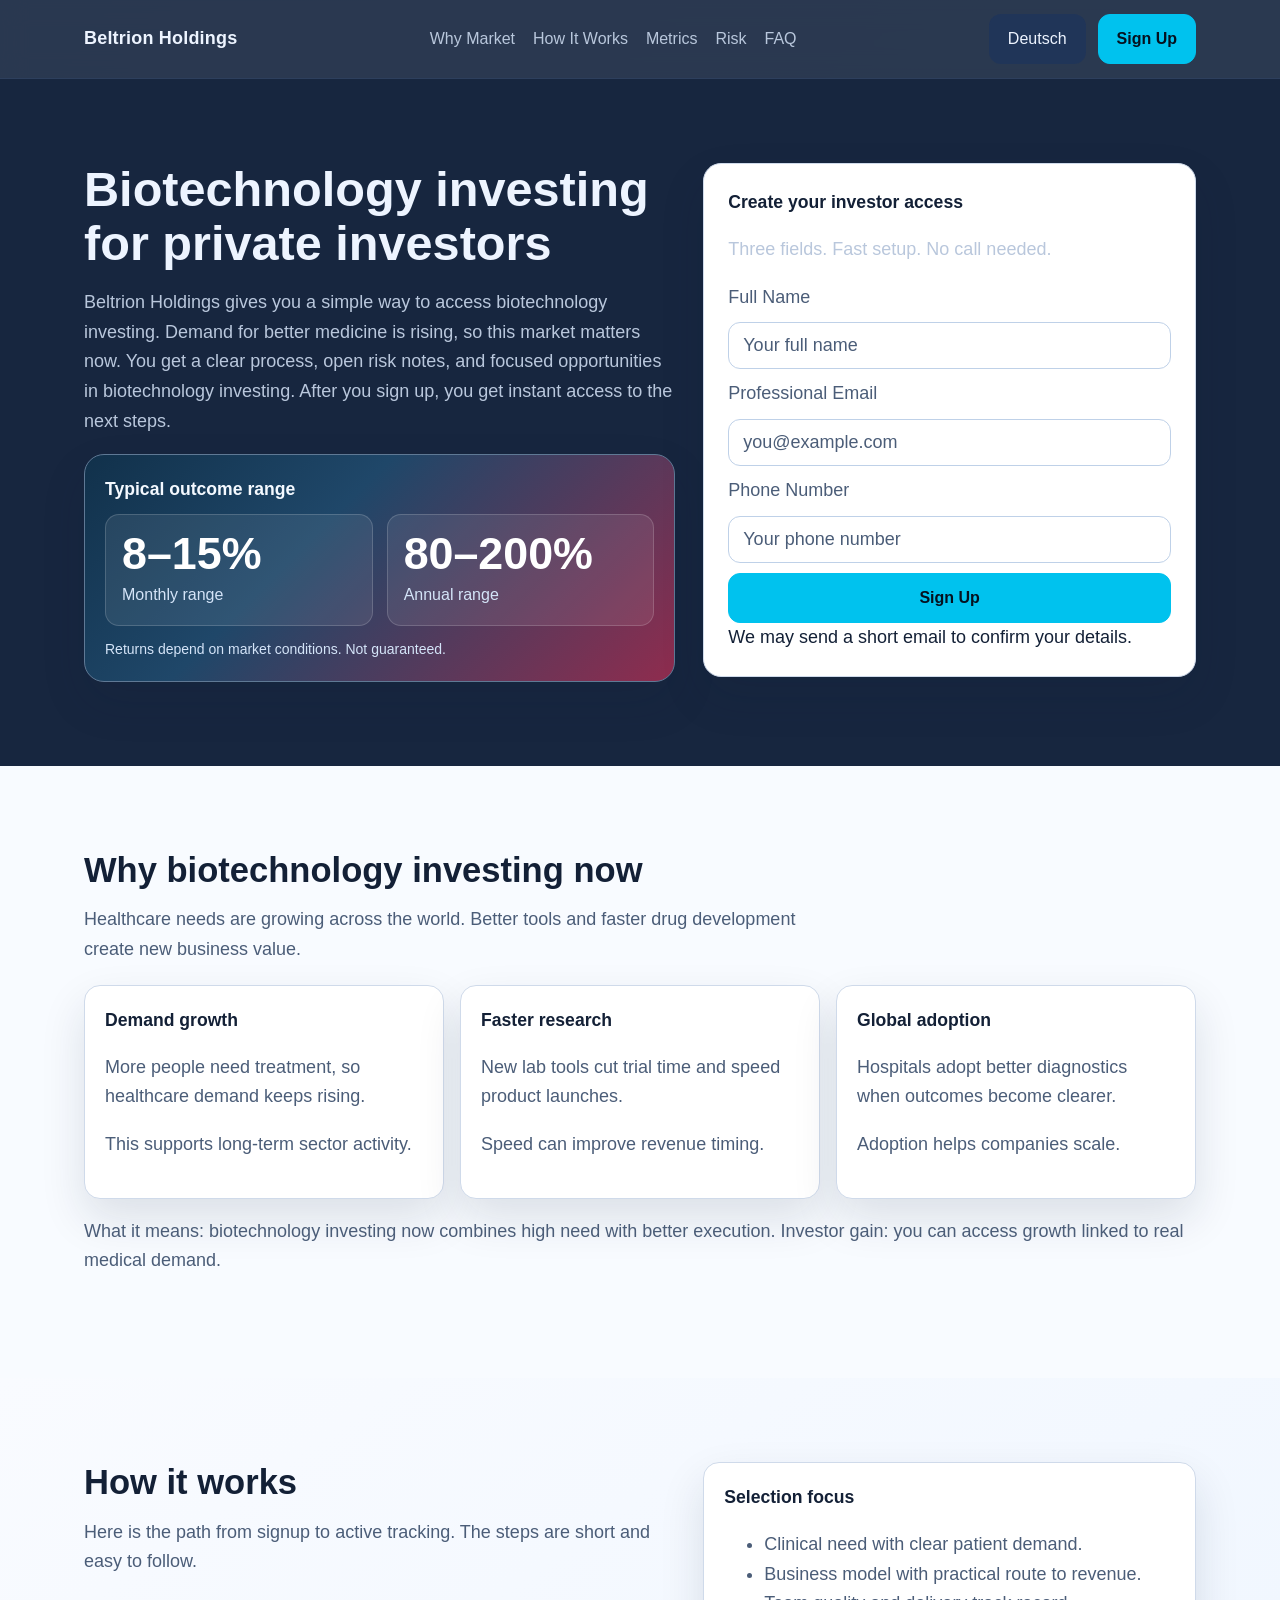
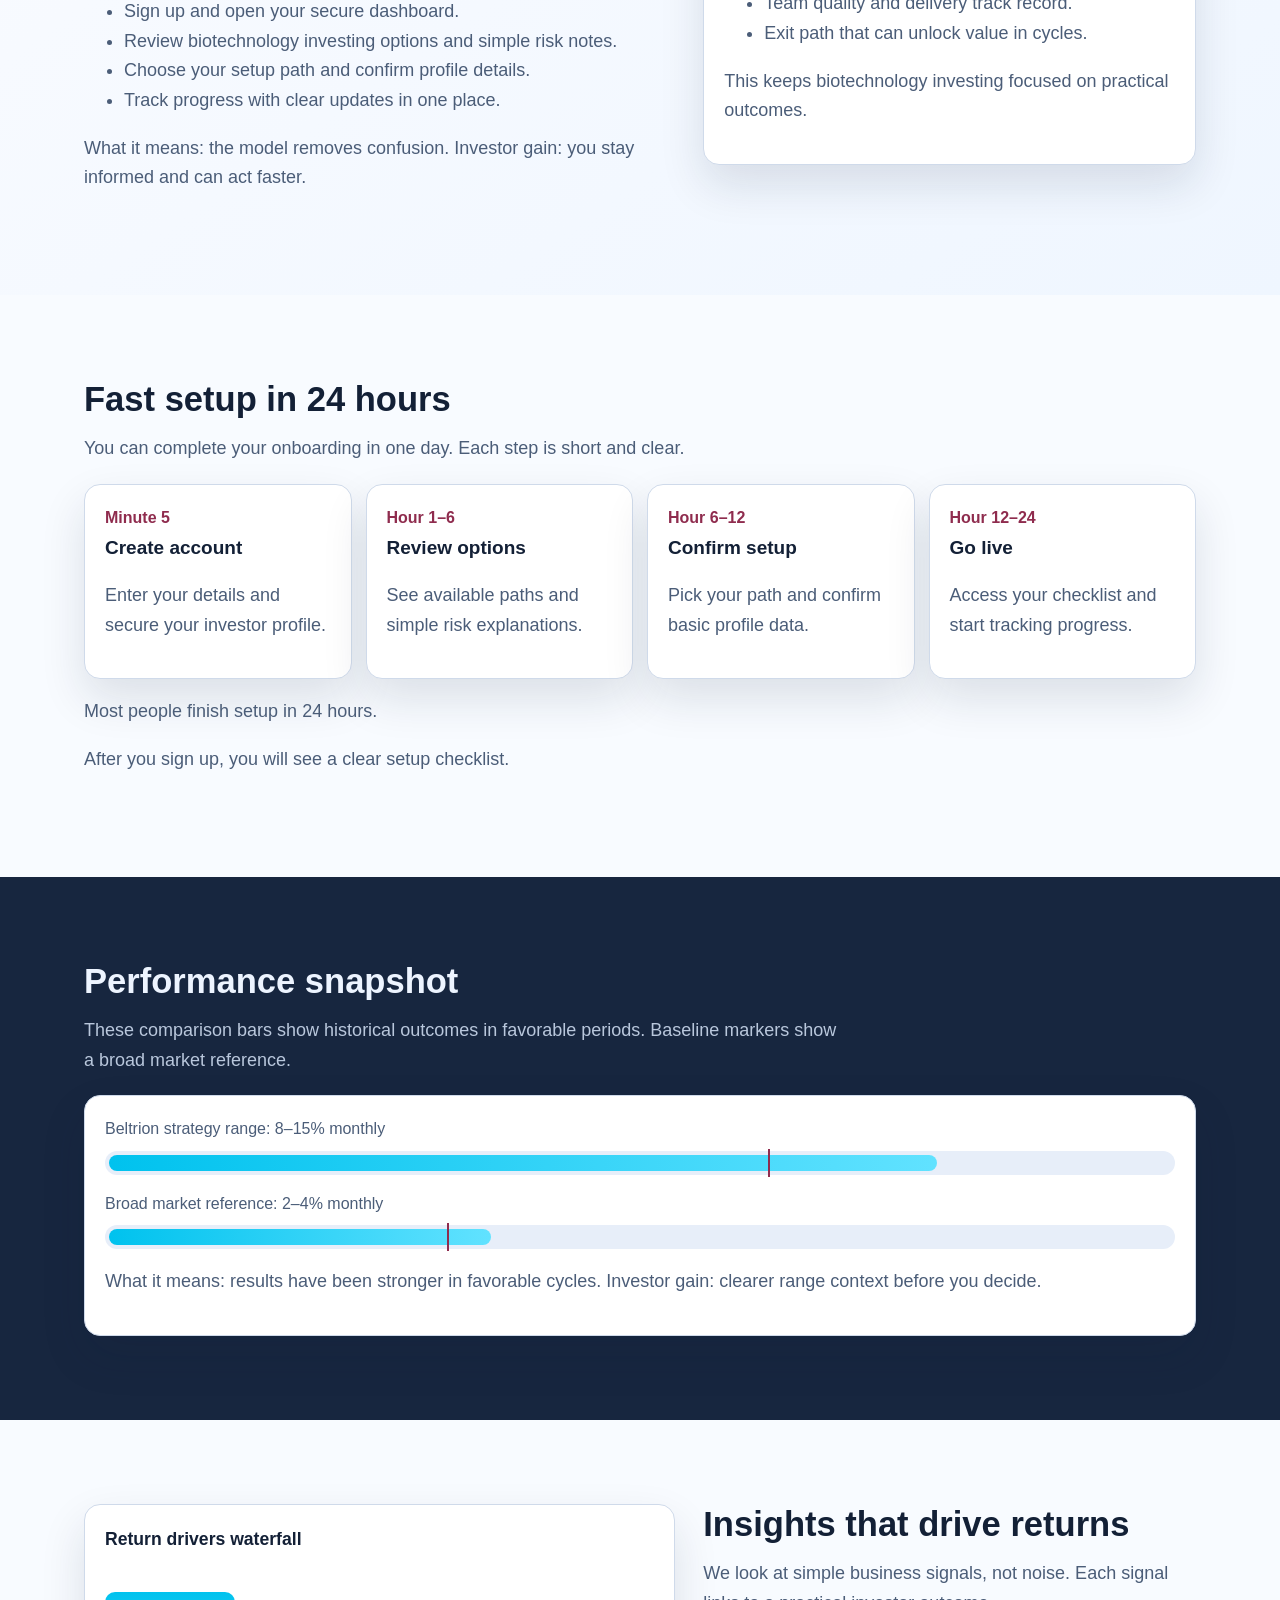
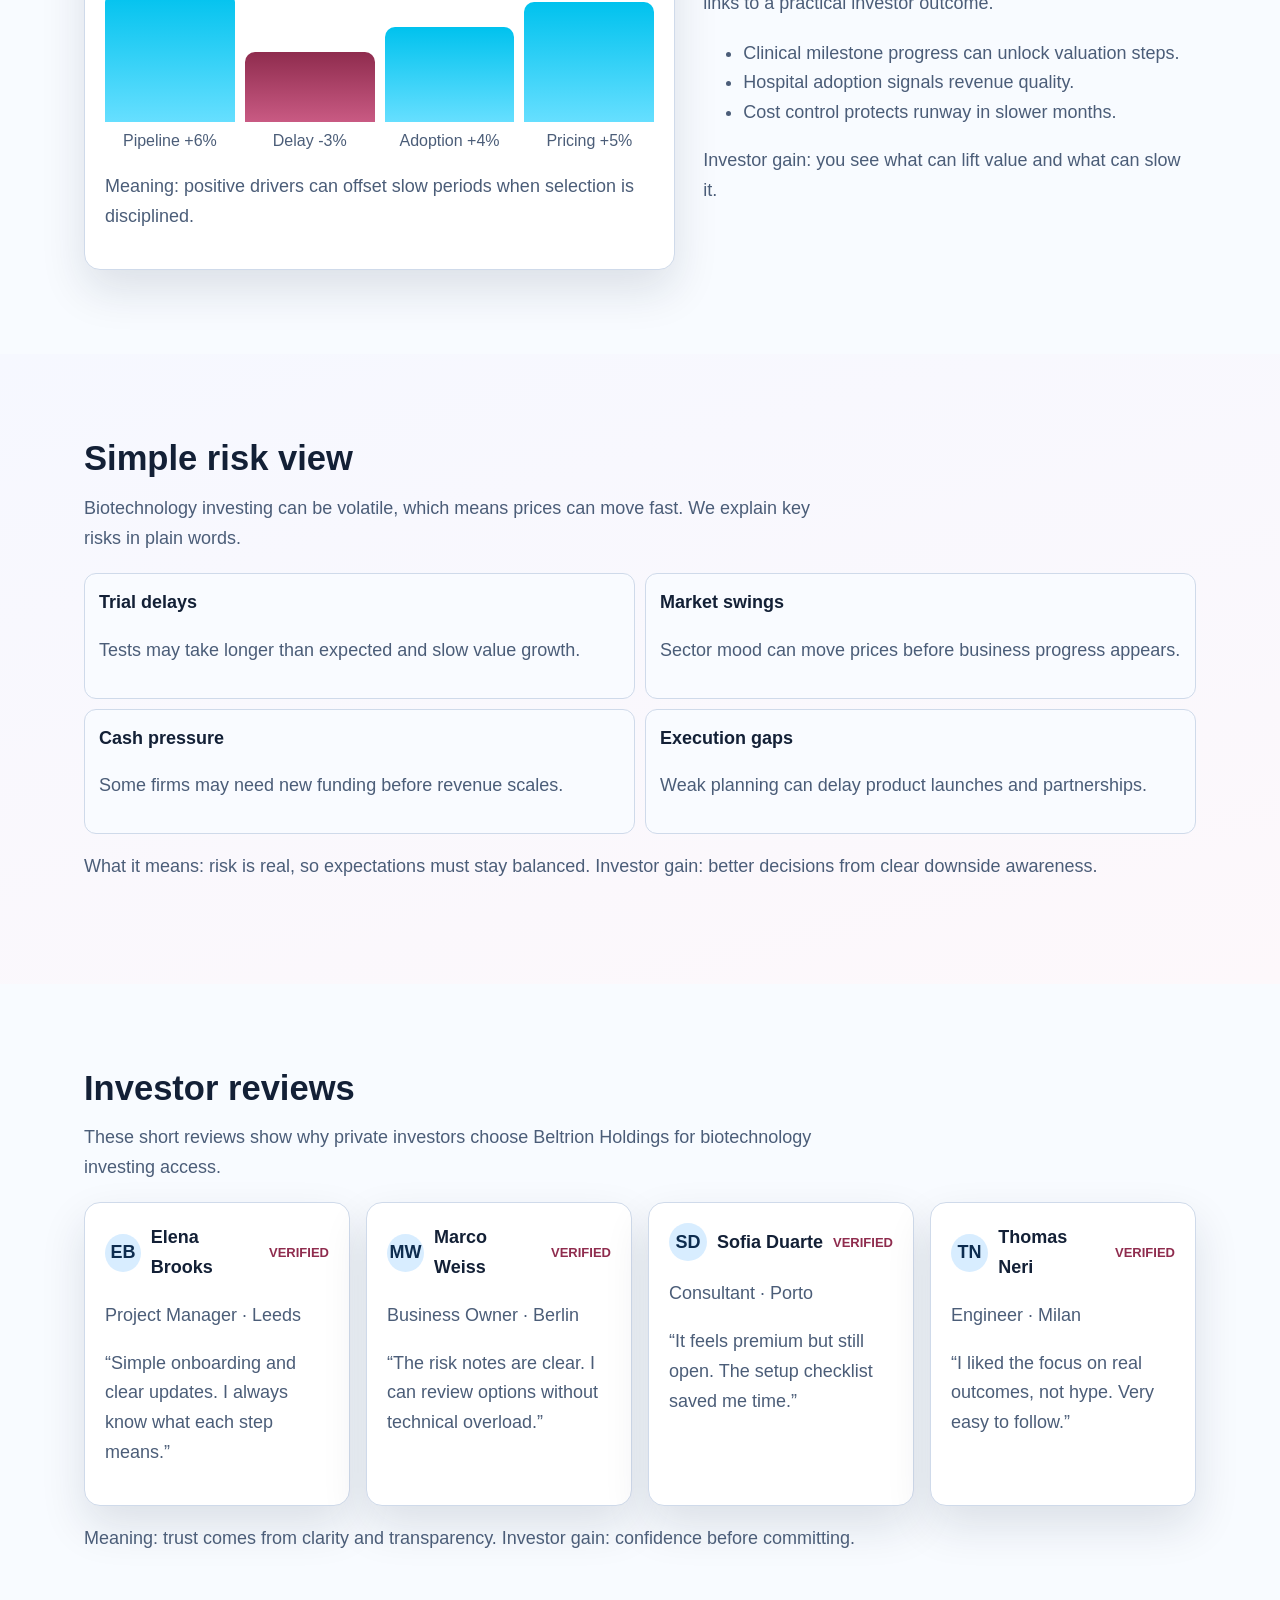
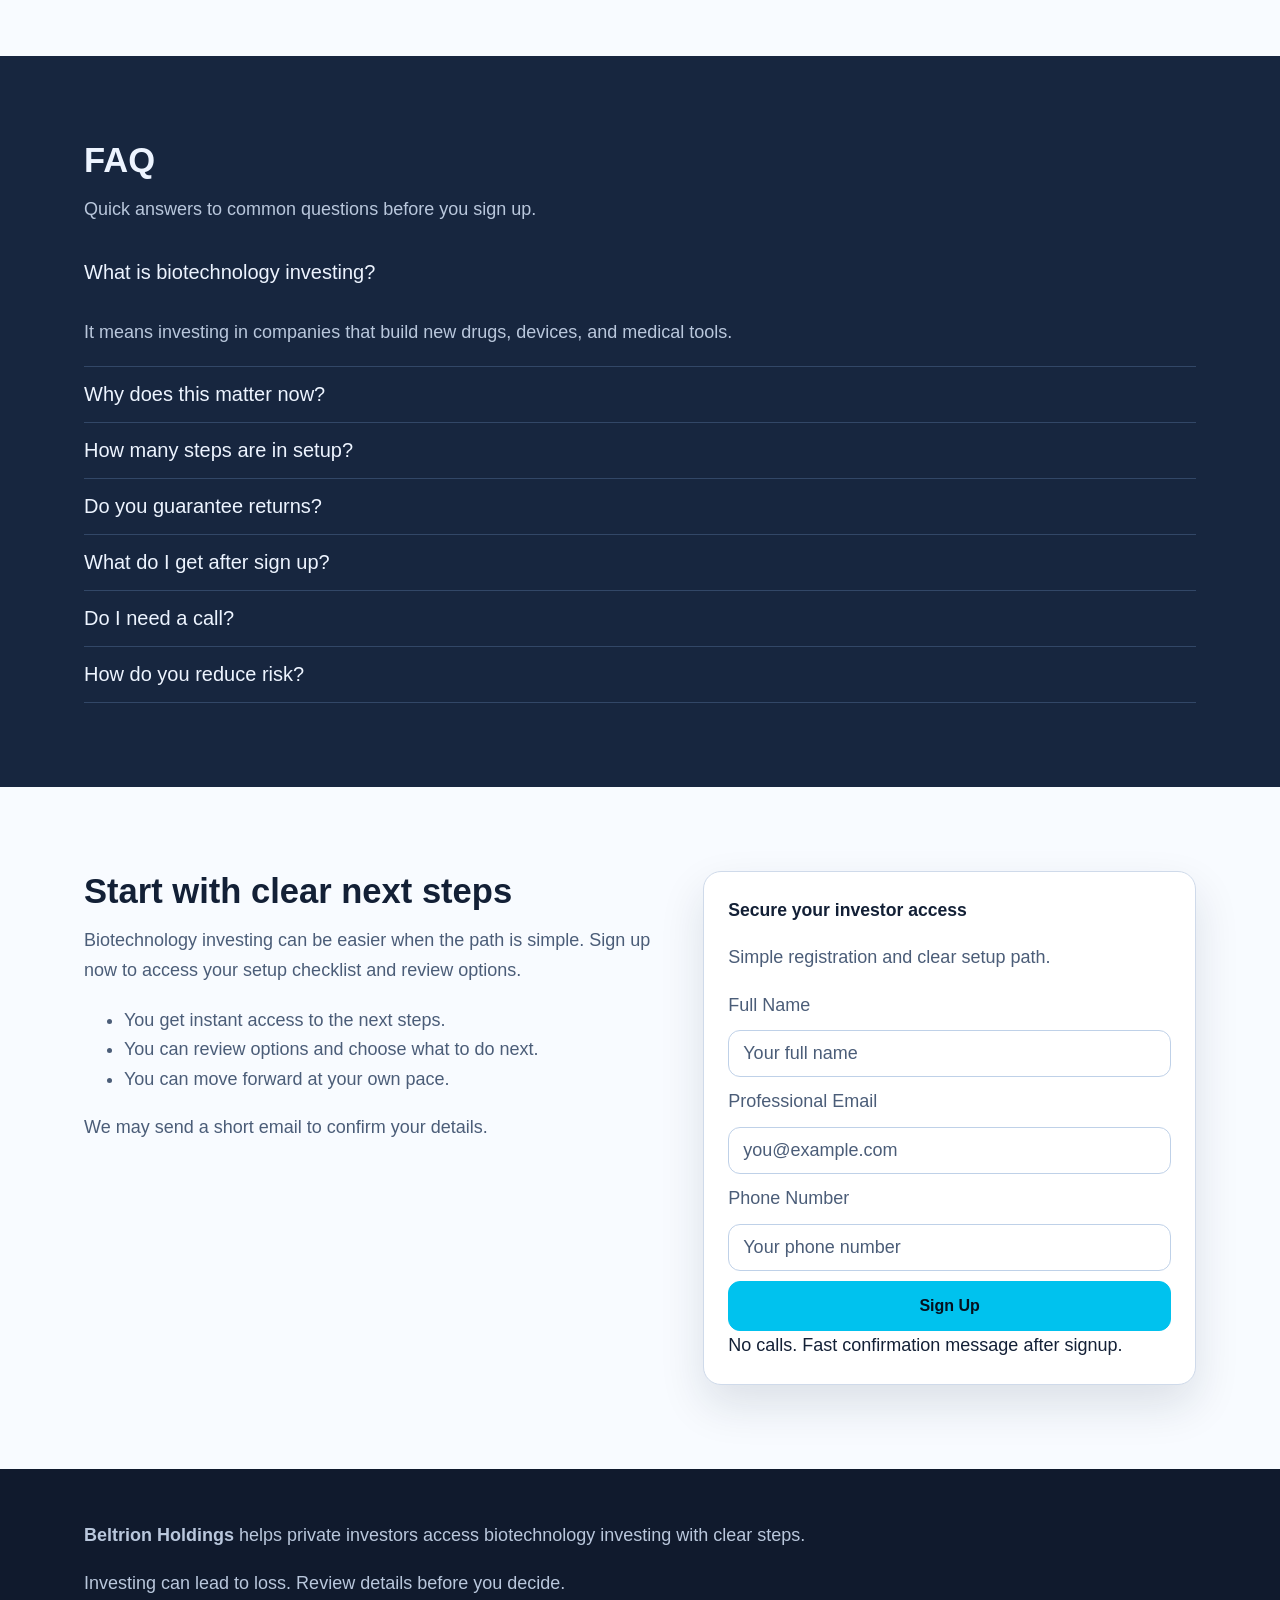
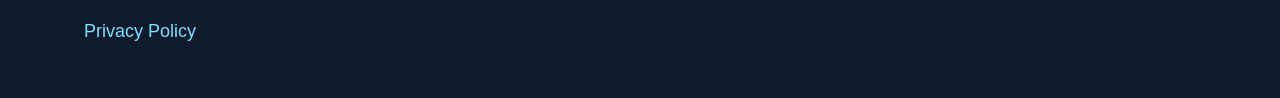
<file: de/index.html>
<!-- DESIGN SEED: 5821 -->
<!doctype html>
<html lang="en">
<head>
  <meta charset="UTF-8" />
  <meta name="viewport" content="width=device-width, initial-scale=1.0" />
  <title>Beltrion Holdings | Biotechnology Investing for Deutsch</title>
  <meta name="description" content="Beltrion Holdings helps private investors explore biotechnology investing with a simple process, clear risk notes, and fast signup steps for Deutsch visitors." />
  <link rel="canonical" href="https://beltrionholdings.com/de/" />
  <link rel="alternate" hreflang="en" href="https://beltrionholdings.com/" />
  <link rel="alternate" hreflang="de" href="https://beltrionholdings.com/de/" />
  <link rel="alternate" hreflang="fr" href="https://beltrionholdings.com/fr/" />
  <link rel="alternate" hreflang="es" href="https://beltrionholdings.com/es/" />
  <link rel="alternate" hreflang="it" href="https://beltrionholdings.com/it/" />
  <link rel="alternate" hreflang="tr" href="https://beltrionholdings.com/tr/" />
  <link rel="alternate" hreflang="pt" href="https://beltrionholdings.com/pt/" />
  <link rel="alternate" hreflang="ja" href="https://beltrionholdings.com/jp/" />
  <link rel="alternate" hreflang="sk" href="https://beltrionholdings.com/sk/" />
  <link rel="alternate" hreflang="nl-BE" href="https://beltrionholdings.com/be/" />
  <meta property="og:title" content="Beltrion Holdings | Biotechnology Investing" />
  <meta property="og:description" content="Simple biotechnology investing access for private investors." />
  <meta property="og:type" content="website" />
  <meta property="og:url" content="https://beltrionholdings.com/de/" />
  <meta property="og:image" content="https://beltrionholdings.com/assets/img/og-cover.jpg" />
  <meta name="twitter:card" content="summary_large_image" />
  <meta name="twitter:title" content="Beltrion Holdings | Biotechnology Investing" />
  <meta name="twitter:description" content="A simple way to review biotechnology investing opportunities." />
  <link rel="stylesheet" href="../assets/style.css" />
  <script type="application/ld+json">{"@context":"https://schema.org","@type":"Organization","name":"Beltrion Holdings","url":"https://beltrionholdings.com","logo":"https://beltrionholdings.com/assets/img/logo.png"}</script>
  <script type="application/ld+json">{"@context":"https://schema.org","@type":"WebSite","name":"Beltrion Holdings","url":"https://beltrionholdings.com/"}</script>
  <script type="application/ld+json">{"@context":"https://schema.org","@type":"FAQPage","mainEntity":[{"@type":"Question","name":"What is biotechnology investing?","acceptedAnswer":{"@type":"Answer","text":"Biotechnology investing means backing companies that build new medical treatments and health tools."}},{"@type":"Question","name":"What happens after sign up?","acceptedAnswer":{"@type":"Answer","text":"After you sign up, you get instant access to the next steps."}}]}</script>
  <script type="application/ld+json">{"@context":"https://schema.org","@type":"Review","reviewRating":{"@type":"Rating","ratingValue":"5"},"author":{"@type":"Person","name":"Elena Brooks"},"itemReviewed":{"@type":"Organization","name":"Beltrion Holdings"}}</script>
</head>
<body>
<div class="page-bg">
<header class="site-header">
  <div class="container">
    <a class="brand" href="../index.html">Beltrion Holdings</a>
    <nav class="main-nav" aria-label="Primary navigation">
      <a href="#market">Why Market</a><a href="#model">How It Works</a><a href="#metrics">Metrics</a><a href="#risk">Risk</a><a href="#faq">FAQ</a>
    </nav>
    <div class="header-right">
      <div class="lang-switcher">
        <button class="lang-active" aria-label="Open language list">Deutsch</button>
        <div class="lang-menu" role="menu"><a href="../index.html"><span class="flag"><svg viewBox="0 0 64 64" xmlns="http://www.w3.org/2000/svg"><rect width="64" height="64" fill="#012169"/><path d="M0 0 64 64M64 0 0 64" stroke="#fff" stroke-width="14"/><path d="M0 0 64 64M64 0 0 64" stroke="#C8102E" stroke-width="8"/><path d="M32 0v64M0 32h64" stroke="#fff" stroke-width="20"/><path d="M32 0v64M0 32h64" stroke="#C8102E" stroke-width="12"/></svg></span>English</a>
<a href="../de/index.html"><span class="flag"><svg viewBox="0 0 3 2" xmlns="http://www.w3.org/2000/svg"><rect width="3" height="2" fill="#ffce00"/><rect width="3" height="1.333" fill="#dd0000"/><rect width="3" height="0.666" fill="#000"/></svg></span>Deutsch</a>
<a href="../fr/index.html"><span class="flag"><svg viewBox="0 0 3 2" xmlns="http://www.w3.org/2000/svg"><rect width="1" height="2" fill="#0055A4"/><rect x="1" width="1" height="2" fill="#fff"/><rect x="2" width="1" height="2" fill="#EF4135"/></svg></span>Français</a>
<a href="../es/index.html"><span class="flag"><svg viewBox="0 0 3 2" xmlns="http://www.w3.org/2000/svg"><rect width="3" height="2" fill="#AA151B"/><rect y="0.5" width="3" height="1" fill="#F1BF00"/></svg></span>Español</a>
<a href="../it/index.html"><span class="flag"><svg viewBox="0 0 3 2" xmlns="http://www.w3.org/2000/svg"><rect width="1" height="2" fill="#009246"/><rect x="1" width="1" height="2" fill="#fff"/><rect x="2" width="1" height="2" fill="#CE2B37"/></svg></span>Italiano</a>
<a href="../tr/index.html"><span class="flag"><svg viewBox="0 0 28 20" xmlns="http://www.w3.org/2000/svg"><rect width="28" height="20" fill="#E30A17"/><circle cx="11" cy="10" r="5" fill="#fff"/><circle cx="12.5" cy="10" r="4" fill="#E30A17"/><polygon points="17,10 21,8.5 21,11.5" fill="#fff"/></svg></span>Türkçe</a>
<a href="../pt/index.html"><span class="flag"><svg viewBox="0 0 3 2" xmlns="http://www.w3.org/2000/svg"><rect width="1.2" height="2" fill="#006600"/><rect x="1.2" width="1.8" height="2" fill="#FF0000"/></svg></span>Português</a>
<a href="../jp/index.html"><span class="flag"><svg viewBox="0 0 3 2" xmlns="http://www.w3.org/2000/svg"><rect width="3" height="2" fill="#fff"/><circle cx="1.5" cy="1" r="0.5" fill="#BC002D"/></svg></span>日本語</a>
<a href="../sk/index.html"><span class="flag"><svg viewBox="0 0 3 2" xmlns="http://www.w3.org/2000/svg"><rect width="3" height="2" fill="#EE1C25"/><rect width="3" height="1.333" fill="#0B4EA2"/><rect width="3" height="0.666" fill="#fff"/></svg></span>Slovak</a>
<a href="../be/index.html"><span class="flag"><svg viewBox="0 0 3 2" xmlns="http://www.w3.org/2000/svg"><rect width="1" height="2" fill="#000"/><rect x="1" width="1" height="2" fill="#FFD90C"/><rect x="2" width="1" height="2" fill="#EF3340"/></svg></span>Nederlands (BE)</a></div>
      </div>
      <a href="#signup-final" class="cta-btn">Sign Up</a>
      <button class="burger" aria-label="Open menu">Menu</button>
    </div>
  </div>
</header>

<div class="mobile-drawer" aria-hidden="true">
  <div class="drawer-backdrop"></div>
  <aside class="drawer-panel" aria-label="Mobile menu">
    <div class="drawer-top"><strong>Menu</strong><button class="drawer-close" aria-label="Close menu">X</button></div>
    <nav class="drawer-nav">
      <a href="#market">Why Market</a><a href="#model">How It Works</a><a href="#metrics">Metrics</a><a href="#risk">Risk</a><a href="#faq">FAQ</a>
    </nav>
    <div class="lang-switcher">
      <button class="lang-active" aria-label="Open language list">Deutsch</button>
      <div class="lang-menu" role="menu"><a href="../index.html"><span class="flag"><svg viewBox="0 0 64 64" xmlns="http://www.w3.org/2000/svg"><rect width="64" height="64" fill="#012169"/><path d="M0 0 64 64M64 0 0 64" stroke="#fff" stroke-width="14"/><path d="M0 0 64 64M64 0 0 64" stroke="#C8102E" stroke-width="8"/><path d="M32 0v64M0 32h64" stroke="#fff" stroke-width="20"/><path d="M32 0v64M0 32h64" stroke="#C8102E" stroke-width="12"/></svg></span>English</a>
<a href="../de/index.html"><span class="flag"><svg viewBox="0 0 3 2" xmlns="http://www.w3.org/2000/svg"><rect width="3" height="2" fill="#ffce00"/><rect width="3" height="1.333" fill="#dd0000"/><rect width="3" height="0.666" fill="#000"/></svg></span>Deutsch</a>
<a href="../fr/index.html"><span class="flag"><svg viewBox="0 0 3 2" xmlns="http://www.w3.org/2000/svg"><rect width="1" height="2" fill="#0055A4"/><rect x="1" width="1" height="2" fill="#fff"/><rect x="2" width="1" height="2" fill="#EF4135"/></svg></span>Français</a>
<a href="../es/index.html"><span class="flag"><svg viewBox="0 0 3 2" xmlns="http://www.w3.org/2000/svg"><rect width="3" height="2" fill="#AA151B"/><rect y="0.5" width="3" height="1" fill="#F1BF00"/></svg></span>Español</a>
<a href="../it/index.html"><span class="flag"><svg viewBox="0 0 3 2" xmlns="http://www.w3.org/2000/svg"><rect width="1" height="2" fill="#009246"/><rect x="1" width="1" height="2" fill="#fff"/><rect x="2" width="1" height="2" fill="#CE2B37"/></svg></span>Italiano</a>
<a href="../tr/index.html"><span class="flag"><svg viewBox="0 0 28 20" xmlns="http://www.w3.org/2000/svg"><rect width="28" height="20" fill="#E30A17"/><circle cx="11" cy="10" r="5" fill="#fff"/><circle cx="12.5" cy="10" r="4" fill="#E30A17"/><polygon points="17,10 21,8.5 21,11.5" fill="#fff"/></svg></span>Türkçe</a>
<a href="../pt/index.html"><span class="flag"><svg viewBox="0 0 3 2" xmlns="http://www.w3.org/2000/svg"><rect width="1.2" height="2" fill="#006600"/><rect x="1.2" width="1.8" height="2" fill="#FF0000"/></svg></span>Português</a>
<a href="../jp/index.html"><span class="flag"><svg viewBox="0 0 3 2" xmlns="http://www.w3.org/2000/svg"><rect width="3" height="2" fill="#fff"/><circle cx="1.5" cy="1" r="0.5" fill="#BC002D"/></svg></span>日本語</a>
<a href="../sk/index.html"><span class="flag"><svg viewBox="0 0 3 2" xmlns="http://www.w3.org/2000/svg"><rect width="3" height="2" fill="#EE1C25"/><rect width="3" height="1.333" fill="#0B4EA2"/><rect width="3" height="0.666" fill="#fff"/></svg></span>Slovak</a>
<a href="../be/index.html"><span class="flag"><svg viewBox="0 0 3 2" xmlns="http://www.w3.org/2000/svg"><rect width="1" height="2" fill="#000"/><rect x="1" width="1" height="2" fill="#FFD90C"/><rect x="2" width="1" height="2" fill="#EF3340"/></svg></span>Nederlands (BE)</a></div>
    </div>
    <p></p>
    <a href="#signup-final" class="cta-btn">Sign Up</a>
  </aside>
</div>

<main>
<section class="section dark" id="hero">
  <div class="container hero-grid">
    <div class="reveal">
      <h1>Biotechnology investing for private investors</h1>
      <p>Beltrion Holdings gives you a simple way to access biotechnology investing. Demand for better medicine is rising, so this market matters now. You get a clear process, open risk notes, and focused opportunities in biotechnology investing. After you sign up, you get instant access to the next steps.</p>
      <div class="performance-panel">
        <h3>Typical outcome range</h3>
        <div class="performance-grid">
          <div class="performance-metric"><div class="metric-value">8–15%</div><div class="metric-label">Monthly range</div></div>
          <div class="performance-metric"><div class="metric-value">80–200%</div><div class="metric-label">Annual range</div></div>
        </div>
        <div class="micro-note">Returns depend on market conditions. Not guaranteed.</div>
      </div>
    </div>
    <form class="form-card reveal" aria-label="Hero lead form">
      <h3 class="form-title">Create your investor access</h3>
      <p class="form-sub">Three fields. Fast setup. No call needed.</p>
      <div class="form-stack">
        <label for="name1">Full Name</label><input id="name1" name="name" placeholder="Your full name" required />
        <label for="email1">Professional Email</label><input id="email1" type="email" name="email" placeholder="you@example.com" required />
        <label for="phone1">Phone Number</label><input id="phone1" name="phone" placeholder="Your phone number" required />
        <button type="submit" class="cta-btn">Sign Up</button>
      </div>
      <small>We may send a short email to confirm your details.</small>
    </form>
  </div>
</section>

<section class="section light" id="market">
  <div class="container reveal">
    <h2>Why biotechnology investing now</h2>
    <p class="section-intro">Healthcare needs are growing across the world. Better tools and faster drug development create new business value.</p>
    <div class="grid-3">
      <article class="card"><h3>Demand growth</h3><p>More people need treatment, so healthcare demand keeps rising.</p><p class="muted">This supports long-term sector activity.</p></article>
      <article class="card"><h3>Faster research</h3><p>New lab tools cut trial time and speed product launches.</p><p class="muted">Speed can improve revenue timing.</p></article>
      <article class="card"><h3>Global adoption</h3><p>Hospitals adopt better diagnostics when outcomes become clearer.</p><p class="muted">Adoption helps companies scale.</p></article>
    </div>
    <p>What it means: biotechnology investing now combines high need with better execution. Investor gain: you can access growth linked to real medical demand.</p>
  </div>
</section>

<section class="section light" id="model" style="background:linear-gradient(145deg,#f9fbff,#eff6ff);">
  <div class="container split-2 reveal">
    <div>
      <h2>How it works</h2>
      <p class="section-intro">Here is the path from signup to active tracking. The steps are short and easy to follow.</p>
      <ul>
        <li>Sign up and open your secure dashboard.</li>
        <li>Review biotechnology investing options and simple risk notes.</li>
        <li>Choose your setup path and confirm profile details.</li>
        <li>Track progress with clear updates in one place.</li>
      </ul>
      <p>What it means: the model removes confusion. Investor gain: you stay informed and can act faster.</p>
    </div>
    <div class="card">
      <h3>Selection focus</h3>
      <ul>
        <li>Clinical need with clear patient demand.</li>
        <li>Business model with practical route to revenue.</li>
        <li>Team quality and delivery track record.</li>
        <li>Exit path that can unlock value in cycles.</li>
      </ul>
      <p>This keeps biotechnology investing focused on practical outcomes.</p>
    </div>
  </div>
</section>

<section class="section light" id="process">
  <div class="container reveal">
    <h2>Fast setup in 24 hours</h2>
    <p class="section-intro">You can complete your onboarding in one day. Each step is short and clear.</p>
    <div class="steps">
      <article class="card"><div class="step-time">Minute 5</div><div class="step-title">Create account</div><p>Enter your details and secure your investor profile.</p></article>
      <article class="card"><div class="step-time">Hour 1–6</div><div class="step-title">Review options</div><p>See available paths and simple risk explanations.</p></article>
      <article class="card"><div class="step-time">Hour 6–12</div><div class="step-title">Confirm setup</div><p>Pick your path and confirm basic profile data.</p></article>
      <article class="card"><div class="step-time">Hour 12–24</div><div class="step-title">Go live</div><p>Access your checklist and start tracking progress.</p></article>
    </div>
    <p>Most people finish setup in 24 hours.</p>
    <p>After you sign up, you will see a clear setup checklist.</p>
  </div>
</section>

<section class="section dark" id="metrics">
  <div class="container reveal">
    <h2>Performance snapshot</h2>
    <p class="section-intro">These comparison bars show historical outcomes in favorable periods. Baseline markers show a broad market reference.</p>
    <div class="card compare-bars">
      <div class="row"><div class="bar-title">Beltrion strategy range: 8–15% monthly</div><div class="bar-wrap"><div class="bar-baseline" aria-hidden="true"></div><div class="bar-fill" style="width:78%"></div></div></div>
      <div class="row"><div class="bar-title">Broad market reference: 2–4% monthly</div><div class="bar-wrap"><div class="bar-baseline" aria-hidden="true" style="left:32%"></div><div class="bar-fill" style="width:36%"></div></div></div>
      <p>What it means: results have been stronger in favorable cycles. Investor gain: clearer range context before you decide.</p>
    </div>
  </div>
</section>

<section class="section light" id="insights">
  <div class="container split-2 reveal">
    <div class="card">
      <h3>Return drivers waterfall</h3>
      <div class="waterfall">
        <div class="drop good"><div class="drop-bar" style="height:130px"></div><span>Pipeline +6%</span></div>
        <div class="drop"><div class="drop-bar" style="height:70px"></div><span>Delay -3%</span></div>
        <div class="drop good"><div class="drop-bar" style="height:95px"></div><span>Adoption +4%</span></div>
        <div class="drop good"><div class="drop-bar" style="height:120px"></div><span>Pricing +5%</span></div>
      </div>
      <p>Meaning: positive drivers can offset slow periods when selection is disciplined.</p>
    </div>
    <div>
      <h2>Insights that drive returns</h2>
      <p class="section-intro">We look at simple business signals, not noise. Each signal links to a practical investor outcome.</p>
      <ul>
        <li>Clinical milestone progress can unlock valuation steps.</li>
        <li>Hospital adoption signals revenue quality.</li>
        <li>Cost control protects runway in slower months.</li>
      </ul>
      <p>Investor gain: you see what can lift value and what can slow it.</p>
    </div>
  </div>
</section>

<section class="section light" id="risk" style="background:linear-gradient(165deg,#f6f8ff,#fdf8fb);">
  <div class="container reveal">
    <h2>Simple risk view</h2>
    <p class="section-intro">Biotechnology investing can be volatile, which means prices can move fast. We explain key risks in plain words.</p>
    <div class="risk-matrix">
      <article class="cell"><strong>Trial delays</strong><p>Tests may take longer than expected and slow value growth.</p></article>
      <article class="cell"><strong>Market swings</strong><p>Sector mood can move prices before business progress appears.</p></article>
      <article class="cell"><strong>Cash pressure</strong><p>Some firms may need new funding before revenue scales.</p></article>
      <article class="cell"><strong>Execution gaps</strong><p>Weak planning can delay product launches and partnerships.</p></article>
    </div>
    <p>What it means: risk is real, so expectations must stay balanced. Investor gain: better decisions from clear downside awareness.</p>
  </div>
</section>

<section class="section light" id="reviews">
  <div class="container reveal">
    <h2>Investor reviews</h2>
    <p class="section-intro">These short reviews show why private investors choose Beltrion Holdings for biotechnology investing access.</p>
    <div class="grid-4">
      <article class="card"><div class="review-head"><span class="avatar">EB</span><strong>Elena Brooks</strong><span class="verified">VERIFIED</span></div><p class="muted">Project Manager · Leeds</p><p>“Simple onboarding and clear updates. I always know what each step means.”</p></article>
      <article class="card"><div class="review-head"><span class="avatar">MW</span><strong>Marco Weiss</strong><span class="verified">VERIFIED</span></div><p class="muted">Business Owner · Berlin</p><p>“The risk notes are clear. I can review options without technical overload.”</p></article>
      <article class="card"><div class="review-head"><span class="avatar">SD</span><strong>Sofia Duarte</strong><span class="verified">VERIFIED</span></div><p class="muted">Consultant · Porto</p><p>“It feels premium but still open. The setup checklist saved me time.”</p></article>
      <article class="card"><div class="review-head"><span class="avatar">TN</span><strong>Thomas Neri</strong><span class="verified">VERIFIED</span></div><p class="muted">Engineer · Milan</p><p>“I liked the focus on real outcomes, not hype. Very easy to follow.”</p></article>
    </div>
    <p>Meaning: trust comes from clarity and transparency. Investor gain: confidence before committing.</p>
  </div>
</section>

<section class="section dark" id="faq">
  <div class="container reveal">
    <h2>FAQ</h2>
    <p class="section-intro">Quick answers to common questions before you sign up.</p>
    <div class="faq-item open"><button class="faq-q">What is biotechnology investing?</button><div class="faq-answer"><p>It means investing in companies that build new drugs, devices, and medical tools.</p></div></div>
    <div class="faq-item"><button class="faq-q">Why does this matter now?</button><div class="faq-answer"><p>Healthcare demand is rising, and technology now speeds research and patient access.</p></div></div>
    <div class="faq-item"><button class="faq-q">How many steps are in setup?</button><div class="faq-answer"><p>Four clear steps. Most people finish setup in 24 hours.</p></div></div>
    <div class="faq-item"><button class="faq-q">Do you guarantee returns?</button><div class="faq-answer"><p>No. Returns depend on market conditions and are never guaranteed.</p></div></div>
    <div class="faq-item"><button class="faq-q">What do I get after sign up?</button><div class="faq-answer"><p>After you sign up, you can review the options and choose what to do next.</p></div></div>
    <div class="faq-item"><button class="faq-q">Do I need a call?</button><div class="faq-answer"><p>No call is required. The journey is handled inside the platform.</p></div></div>
    <div class="faq-item"><button class="faq-q">How do you reduce risk?</button><div class="faq-answer"><p>We focus on selection discipline, clear tracking, and simple risk communication.</p></div></div>
  </div>
</section>

<section class="section light" id="signup-final">
  <div class="container split-2 reveal">
    <div>
      <h2>Start with clear next steps</h2>
      <p class="section-intro">Biotechnology investing can be easier when the path is simple. Sign up now to access your setup checklist and review options.</p>
      <ul>
        <li>You get instant access to the next steps.</li>
        <li>You can review options and choose what to do next.</li>
        <li>You can move forward at your own pace.</li>
      </ul>
      <p>We may send a short email to confirm your details.</p>
    </div>
    <form class="form-card" aria-label="Final lead form">
      <h3 class="form-title">Secure your investor access</h3>
      <p class="form-sub">Simple registration and clear setup path.</p>
      <div class="form-stack">
        <label for="name2">Full Name</label><input id="name2" name="name" placeholder="Your full name" required />
        <label for="email2">Professional Email</label><input id="email2" type="email" name="email" placeholder="you@example.com" required />
        <label for="phone2">Phone Number</label><input id="phone2" name="phone" placeholder="Your phone number" required />
        <button type="submit" class="cta-btn">Sign Up</button>
      </div>
      <small>No calls. Fast confirmation message after signup.</small>
    </form>
  </div>
</section>
</main>

<footer>
  <div class="container">
    <p><strong>Beltrion Holdings</strong> helps private investors access biotechnology investing with clear steps.</p>
    <p class="footer-copy">Investing can lead to loss. Review details before you decide.</p>
    <p><a href="#" data-open-privacy>Privacy Policy</a></p>
  </div>
</footer>

<div class="modal" id="privacy-modal" aria-modal="true" role="dialog" aria-label="Privacy Policy">
  <div class="modal-backdrop" data-close-privacy></div>
  <div class="modal-box">
    <button class="modal-close-x" data-close-privacy aria-label="Close privacy modal">×</button>
    <h2>Privacy Policy</h2>
    <p><strong>Introduction:</strong> We explain how we handle your personal data in clear terms.</p>
    <p><strong>Data collection:</strong> We collect your name, email, and phone when you sign up.</p>
    <p><strong>Legal basis:</strong> We process data to provide service access and meet legal duties.</p>
    <p><strong>Cookies:</strong> We use cookies to keep the site secure and improve usability.</p>
    <p><strong>Retention:</strong> We keep data only as long as needed for service and records.</p>
    <p><strong>Third-party sharing:</strong> We share limited data with trusted service providers only.</p>
    <p><strong>Security:</strong> We use technical and organizational controls to protect your data.</p>
    <p><strong>User rights:</strong> You can ask to access, correct, or delete personal data.</p>
    <p><strong>International transfers:</strong> Data may be processed outside your country with safeguards.</p>
    <p><strong>Industry risk disclosure:</strong> Investing in biotechnology can lead to partial or full loss.</p>
    <p><strong>Contact:</strong> Email privacy@beltrionholdings.com for privacy questions.</p>
    <div class="modal-footer"><button class="cta-btn" data-close-privacy>Close</button></div>
  </div>
</div>
</div>
<script src="../assets/app.js" defer></script>
</body>
</html>
</file>
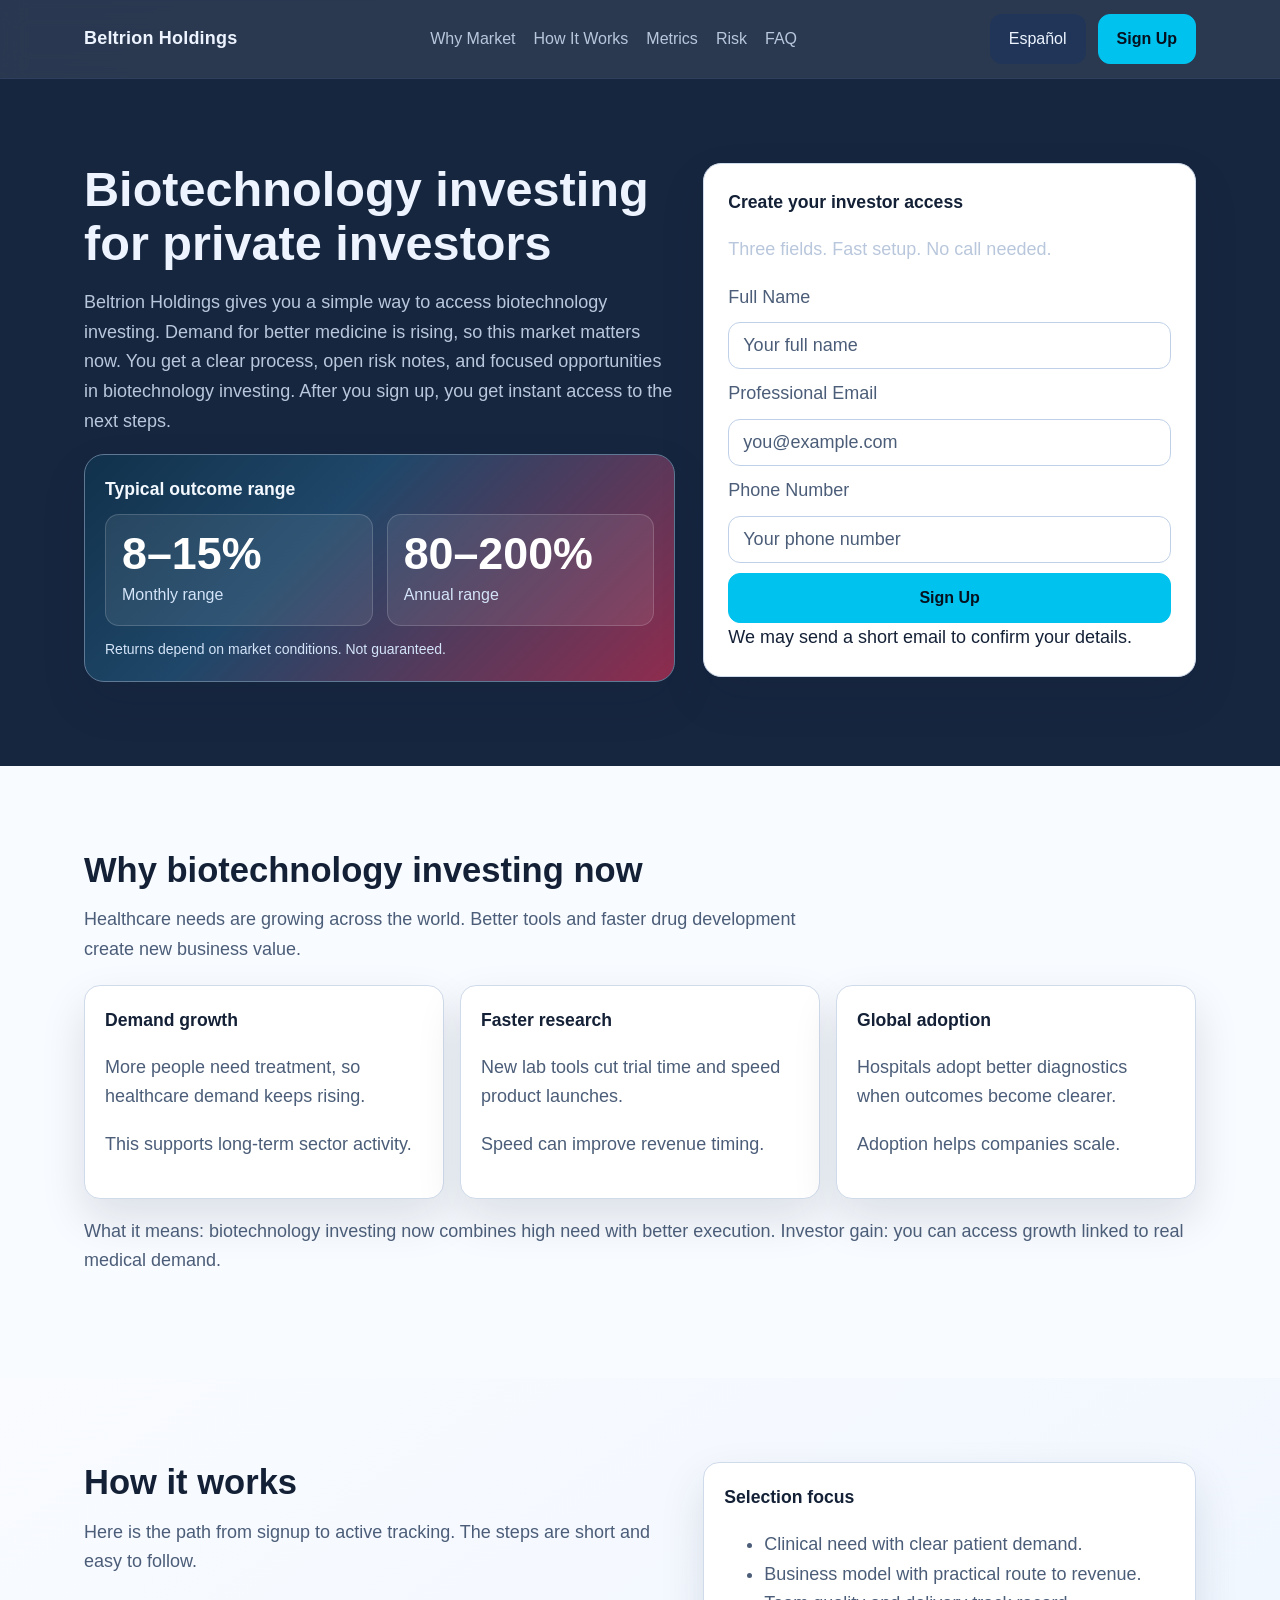
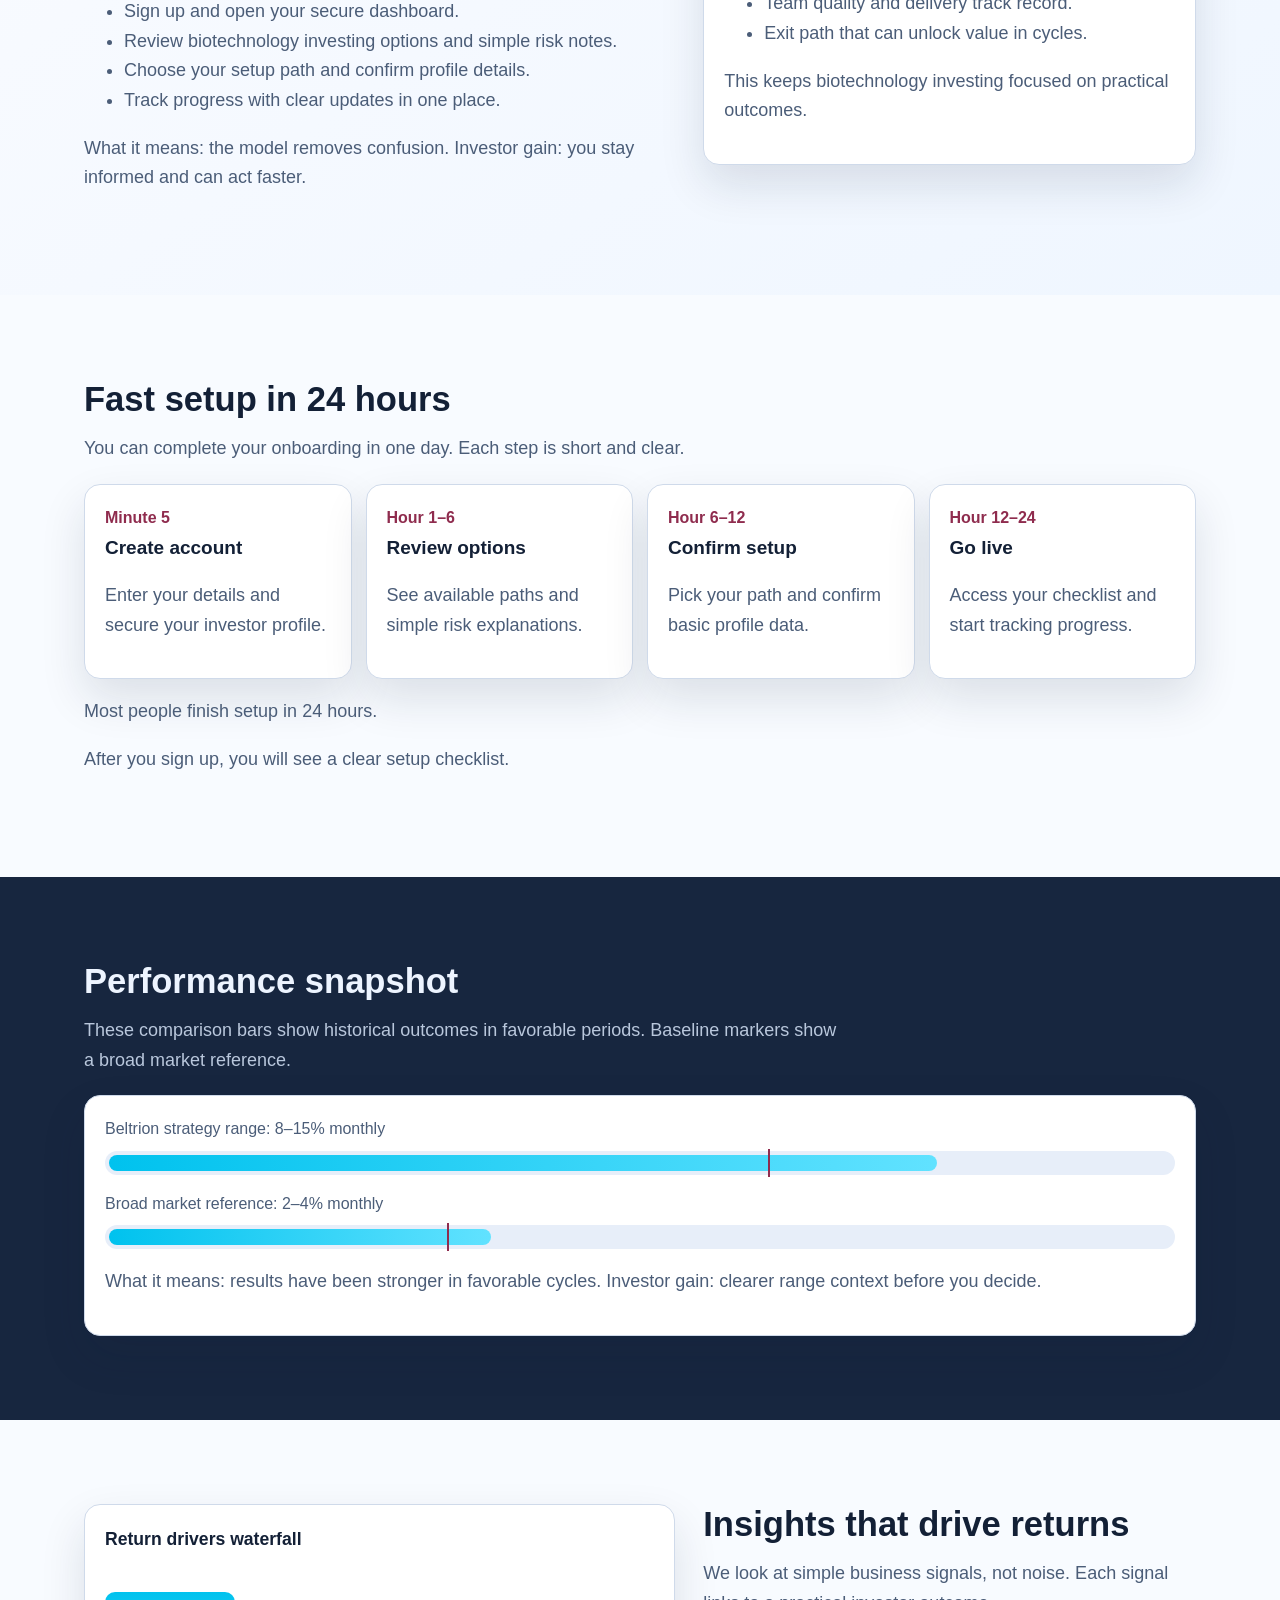
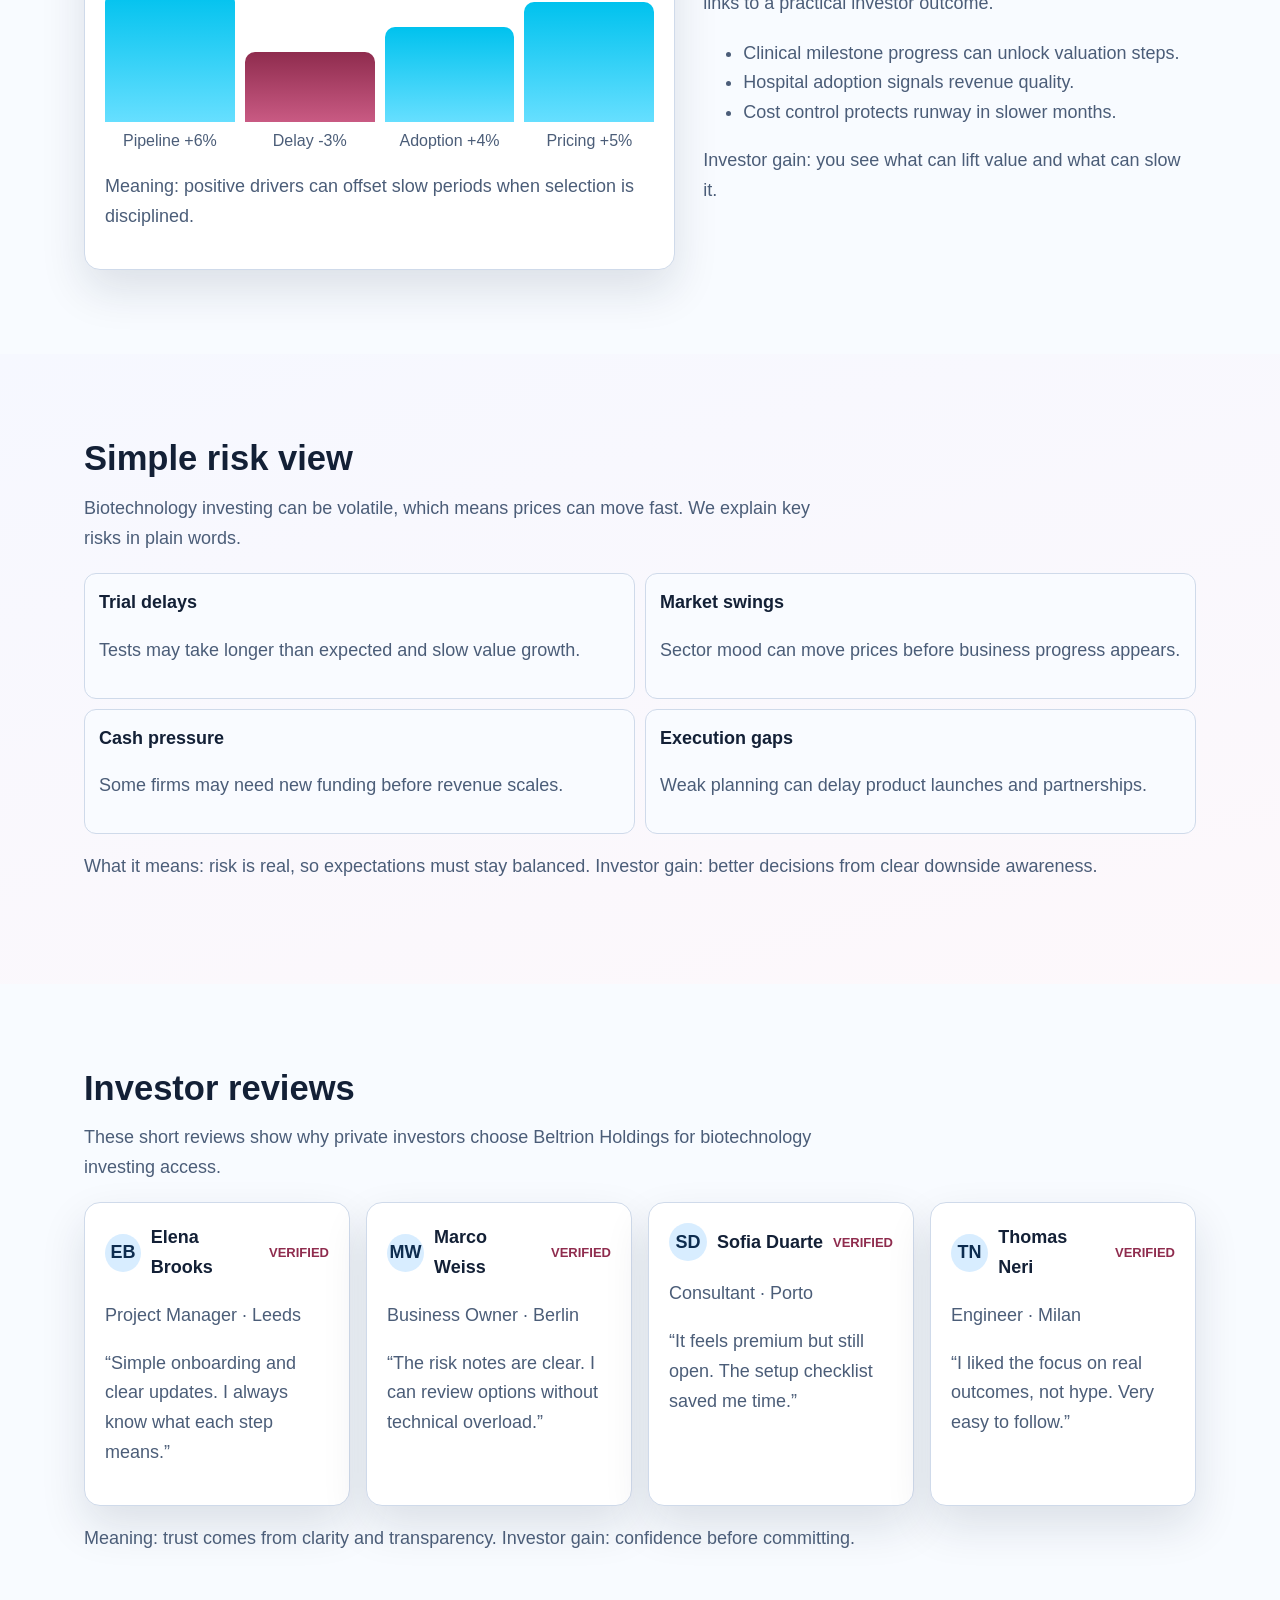
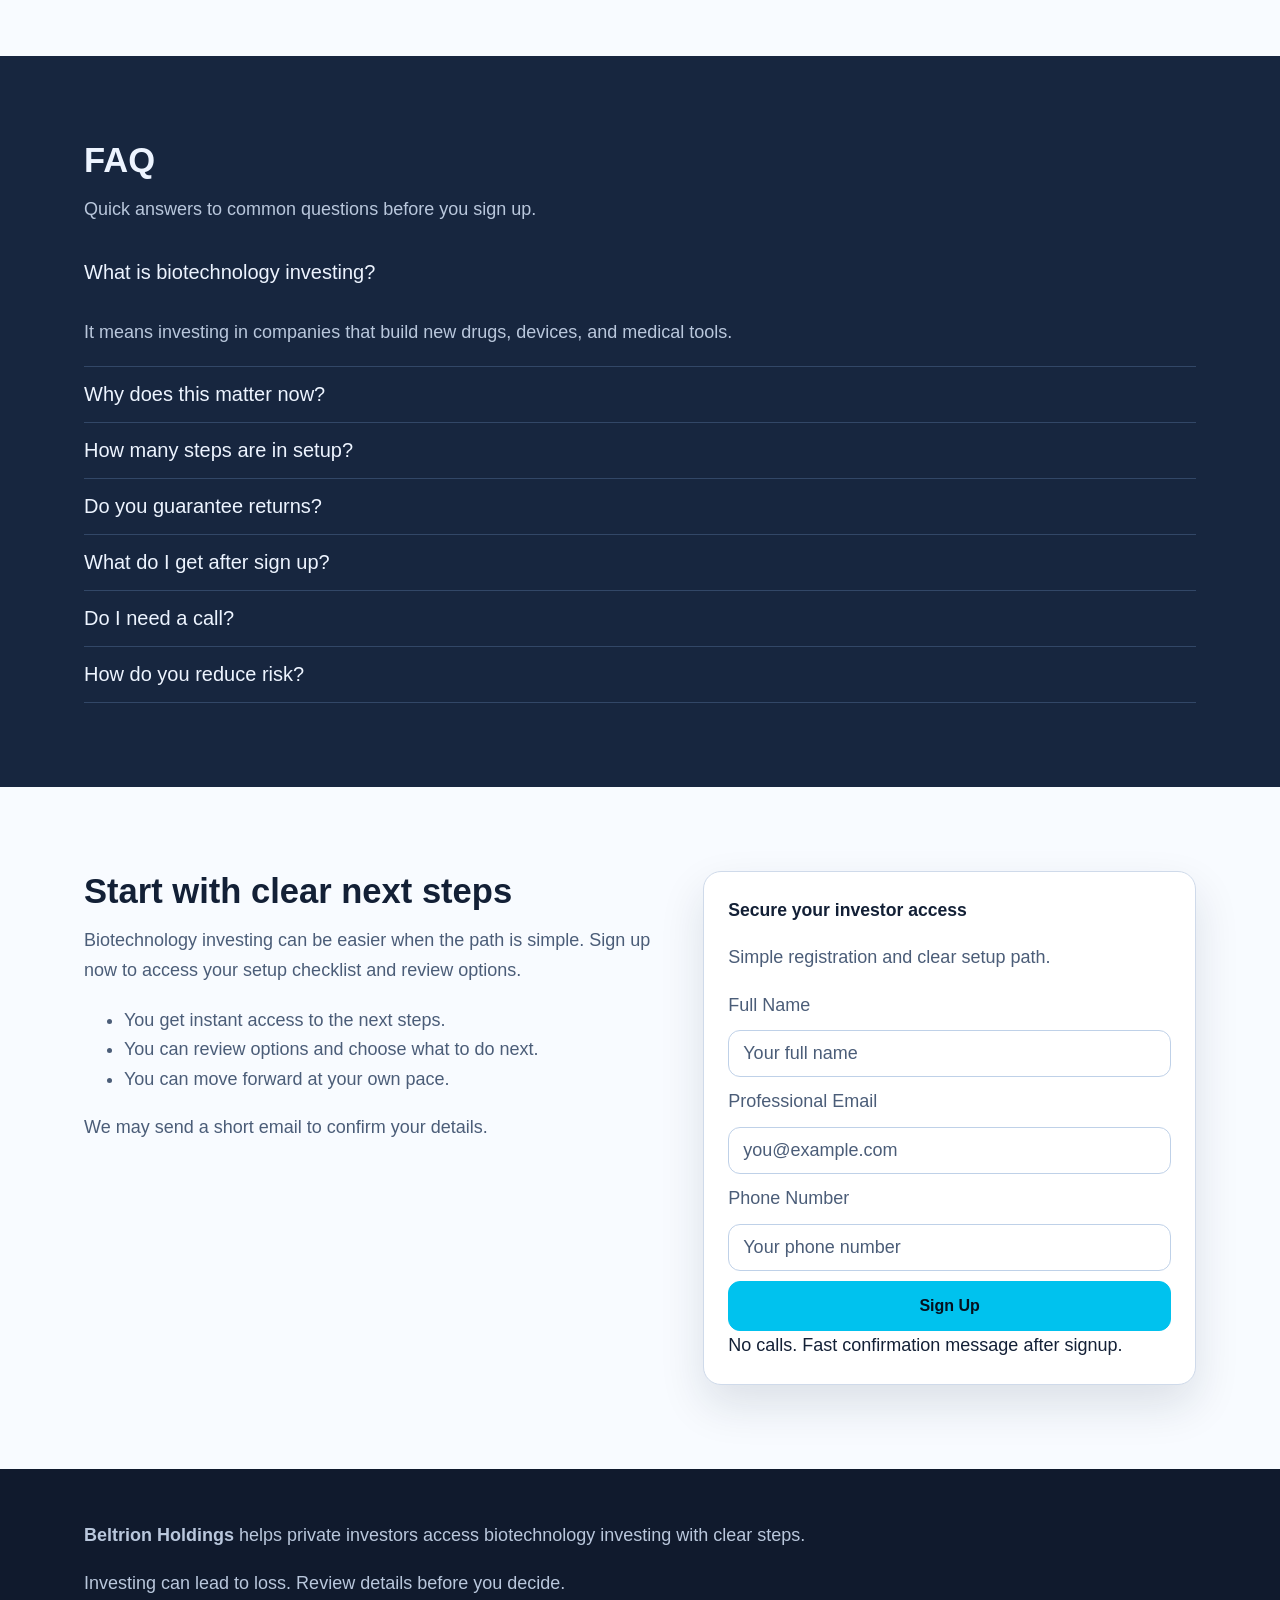
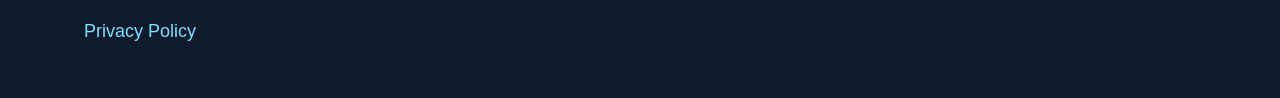
<file: es/index.html>
<!-- DESIGN SEED: 5821 -->
<!doctype html>
<html lang="en">
<head>
  <meta charset="UTF-8" />
  <meta name="viewport" content="width=device-width, initial-scale=1.0" />
  <title>Beltrion Holdings | Biotechnology Investing for Español</title>
  <meta name="description" content="Beltrion Holdings helps private investors explore biotechnology investing with a simple process, clear risk notes, and fast signup steps for Español visitors." />
  <link rel="canonical" href="https://beltrionholdings.com/es/" />
  <link rel="alternate" hreflang="en" href="https://beltrionholdings.com/" />
  <link rel="alternate" hreflang="de" href="https://beltrionholdings.com/de/" />
  <link rel="alternate" hreflang="fr" href="https://beltrionholdings.com/fr/" />
  <link rel="alternate" hreflang="es" href="https://beltrionholdings.com/es/" />
  <link rel="alternate" hreflang="it" href="https://beltrionholdings.com/it/" />
  <link rel="alternate" hreflang="tr" href="https://beltrionholdings.com/tr/" />
  <link rel="alternate" hreflang="pt" href="https://beltrionholdings.com/pt/" />
  <link rel="alternate" hreflang="ja" href="https://beltrionholdings.com/jp/" />
  <link rel="alternate" hreflang="sk" href="https://beltrionholdings.com/sk/" />
  <link rel="alternate" hreflang="nl-BE" href="https://beltrionholdings.com/be/" />
  <meta property="og:title" content="Beltrion Holdings | Biotechnology Investing" />
  <meta property="og:description" content="Simple biotechnology investing access for private investors." />
  <meta property="og:type" content="website" />
  <meta property="og:url" content="https://beltrionholdings.com/es/" />
  <meta property="og:image" content="https://beltrionholdings.com/assets/img/og-cover.jpg" />
  <meta name="twitter:card" content="summary_large_image" />
  <meta name="twitter:title" content="Beltrion Holdings | Biotechnology Investing" />
  <meta name="twitter:description" content="A simple way to review biotechnology investing opportunities." />
  <link rel="stylesheet" href="../assets/style.css" />
  <script type="application/ld+json">{"@context":"https://schema.org","@type":"Organization","name":"Beltrion Holdings","url":"https://beltrionholdings.com","logo":"https://beltrionholdings.com/assets/img/logo.png"}</script>
  <script type="application/ld+json">{"@context":"https://schema.org","@type":"WebSite","name":"Beltrion Holdings","url":"https://beltrionholdings.com/"}</script>
  <script type="application/ld+json">{"@context":"https://schema.org","@type":"FAQPage","mainEntity":[{"@type":"Question","name":"What is biotechnology investing?","acceptedAnswer":{"@type":"Answer","text":"Biotechnology investing means backing companies that build new medical treatments and health tools."}},{"@type":"Question","name":"What happens after sign up?","acceptedAnswer":{"@type":"Answer","text":"After you sign up, you get instant access to the next steps."}}]}</script>
  <script type="application/ld+json">{"@context":"https://schema.org","@type":"Review","reviewRating":{"@type":"Rating","ratingValue":"5"},"author":{"@type":"Person","name":"Elena Brooks"},"itemReviewed":{"@type":"Organization","name":"Beltrion Holdings"}}</script>
</head>
<body>
<div class="page-bg">
<header class="site-header">
  <div class="container">
    <a class="brand" href="../index.html">Beltrion Holdings</a>
    <nav class="main-nav" aria-label="Primary navigation">
      <a href="#market">Why Market</a><a href="#model">How It Works</a><a href="#metrics">Metrics</a><a href="#risk">Risk</a><a href="#faq">FAQ</a>
    </nav>
    <div class="header-right">
      <div class="lang-switcher">
        <button class="lang-active" aria-label="Open language list">Español</button>
        <div class="lang-menu" role="menu"><a href="../index.html"><span class="flag"><svg viewBox="0 0 64 64" xmlns="http://www.w3.org/2000/svg"><rect width="64" height="64" fill="#012169"/><path d="M0 0 64 64M64 0 0 64" stroke="#fff" stroke-width="14"/><path d="M0 0 64 64M64 0 0 64" stroke="#C8102E" stroke-width="8"/><path d="M32 0v64M0 32h64" stroke="#fff" stroke-width="20"/><path d="M32 0v64M0 32h64" stroke="#C8102E" stroke-width="12"/></svg></span>English</a>
<a href="../de/index.html"><span class="flag"><svg viewBox="0 0 3 2" xmlns="http://www.w3.org/2000/svg"><rect width="3" height="2" fill="#ffce00"/><rect width="3" height="1.333" fill="#dd0000"/><rect width="3" height="0.666" fill="#000"/></svg></span>Deutsch</a>
<a href="../fr/index.html"><span class="flag"><svg viewBox="0 0 3 2" xmlns="http://www.w3.org/2000/svg"><rect width="1" height="2" fill="#0055A4"/><rect x="1" width="1" height="2" fill="#fff"/><rect x="2" width="1" height="2" fill="#EF4135"/></svg></span>Français</a>
<a href="../es/index.html"><span class="flag"><svg viewBox="0 0 3 2" xmlns="http://www.w3.org/2000/svg"><rect width="3" height="2" fill="#AA151B"/><rect y="0.5" width="3" height="1" fill="#F1BF00"/></svg></span>Español</a>
<a href="../it/index.html"><span class="flag"><svg viewBox="0 0 3 2" xmlns="http://www.w3.org/2000/svg"><rect width="1" height="2" fill="#009246"/><rect x="1" width="1" height="2" fill="#fff"/><rect x="2" width="1" height="2" fill="#CE2B37"/></svg></span>Italiano</a>
<a href="../tr/index.html"><span class="flag"><svg viewBox="0 0 28 20" xmlns="http://www.w3.org/2000/svg"><rect width="28" height="20" fill="#E30A17"/><circle cx="11" cy="10" r="5" fill="#fff"/><circle cx="12.5" cy="10" r="4" fill="#E30A17"/><polygon points="17,10 21,8.5 21,11.5" fill="#fff"/></svg></span>Türkçe</a>
<a href="../pt/index.html"><span class="flag"><svg viewBox="0 0 3 2" xmlns="http://www.w3.org/2000/svg"><rect width="1.2" height="2" fill="#006600"/><rect x="1.2" width="1.8" height="2" fill="#FF0000"/></svg></span>Português</a>
<a href="../jp/index.html"><span class="flag"><svg viewBox="0 0 3 2" xmlns="http://www.w3.org/2000/svg"><rect width="3" height="2" fill="#fff"/><circle cx="1.5" cy="1" r="0.5" fill="#BC002D"/></svg></span>日本語</a>
<a href="../sk/index.html"><span class="flag"><svg viewBox="0 0 3 2" xmlns="http://www.w3.org/2000/svg"><rect width="3" height="2" fill="#EE1C25"/><rect width="3" height="1.333" fill="#0B4EA2"/><rect width="3" height="0.666" fill="#fff"/></svg></span>Slovak</a>
<a href="../be/index.html"><span class="flag"><svg viewBox="0 0 3 2" xmlns="http://www.w3.org/2000/svg"><rect width="1" height="2" fill="#000"/><rect x="1" width="1" height="2" fill="#FFD90C"/><rect x="2" width="1" height="2" fill="#EF3340"/></svg></span>Nederlands (BE)</a></div>
      </div>
      <a href="#signup-final" class="cta-btn">Sign Up</a>
      <button class="burger" aria-label="Open menu">Menu</button>
    </div>
  </div>
</header>

<div class="mobile-drawer" aria-hidden="true">
  <div class="drawer-backdrop"></div>
  <aside class="drawer-panel" aria-label="Mobile menu">
    <div class="drawer-top"><strong>Menu</strong><button class="drawer-close" aria-label="Close menu">X</button></div>
    <nav class="drawer-nav">
      <a href="#market">Why Market</a><a href="#model">How It Works</a><a href="#metrics">Metrics</a><a href="#risk">Risk</a><a href="#faq">FAQ</a>
    </nav>
    <div class="lang-switcher">
      <button class="lang-active" aria-label="Open language list">Español</button>
      <div class="lang-menu" role="menu"><a href="../index.html"><span class="flag"><svg viewBox="0 0 64 64" xmlns="http://www.w3.org/2000/svg"><rect width="64" height="64" fill="#012169"/><path d="M0 0 64 64M64 0 0 64" stroke="#fff" stroke-width="14"/><path d="M0 0 64 64M64 0 0 64" stroke="#C8102E" stroke-width="8"/><path d="M32 0v64M0 32h64" stroke="#fff" stroke-width="20"/><path d="M32 0v64M0 32h64" stroke="#C8102E" stroke-width="12"/></svg></span>English</a>
<a href="../de/index.html"><span class="flag"><svg viewBox="0 0 3 2" xmlns="http://www.w3.org/2000/svg"><rect width="3" height="2" fill="#ffce00"/><rect width="3" height="1.333" fill="#dd0000"/><rect width="3" height="0.666" fill="#000"/></svg></span>Deutsch</a>
<a href="../fr/index.html"><span class="flag"><svg viewBox="0 0 3 2" xmlns="http://www.w3.org/2000/svg"><rect width="1" height="2" fill="#0055A4"/><rect x="1" width="1" height="2" fill="#fff"/><rect x="2" width="1" height="2" fill="#EF4135"/></svg></span>Français</a>
<a href="../es/index.html"><span class="flag"><svg viewBox="0 0 3 2" xmlns="http://www.w3.org/2000/svg"><rect width="3" height="2" fill="#AA151B"/><rect y="0.5" width="3" height="1" fill="#F1BF00"/></svg></span>Español</a>
<a href="../it/index.html"><span class="flag"><svg viewBox="0 0 3 2" xmlns="http://www.w3.org/2000/svg"><rect width="1" height="2" fill="#009246"/><rect x="1" width="1" height="2" fill="#fff"/><rect x="2" width="1" height="2" fill="#CE2B37"/></svg></span>Italiano</a>
<a href="../tr/index.html"><span class="flag"><svg viewBox="0 0 28 20" xmlns="http://www.w3.org/2000/svg"><rect width="28" height="20" fill="#E30A17"/><circle cx="11" cy="10" r="5" fill="#fff"/><circle cx="12.5" cy="10" r="4" fill="#E30A17"/><polygon points="17,10 21,8.5 21,11.5" fill="#fff"/></svg></span>Türkçe</a>
<a href="../pt/index.html"><span class="flag"><svg viewBox="0 0 3 2" xmlns="http://www.w3.org/2000/svg"><rect width="1.2" height="2" fill="#006600"/><rect x="1.2" width="1.8" height="2" fill="#FF0000"/></svg></span>Português</a>
<a href="../jp/index.html"><span class="flag"><svg viewBox="0 0 3 2" xmlns="http://www.w3.org/2000/svg"><rect width="3" height="2" fill="#fff"/><circle cx="1.5" cy="1" r="0.5" fill="#BC002D"/></svg></span>日本語</a>
<a href="../sk/index.html"><span class="flag"><svg viewBox="0 0 3 2" xmlns="http://www.w3.org/2000/svg"><rect width="3" height="2" fill="#EE1C25"/><rect width="3" height="1.333" fill="#0B4EA2"/><rect width="3" height="0.666" fill="#fff"/></svg></span>Slovak</a>
<a href="../be/index.html"><span class="flag"><svg viewBox="0 0 3 2" xmlns="http://www.w3.org/2000/svg"><rect width="1" height="2" fill="#000"/><rect x="1" width="1" height="2" fill="#FFD90C"/><rect x="2" width="1" height="2" fill="#EF3340"/></svg></span>Nederlands (BE)</a></div>
    </div>
    <p></p>
    <a href="#signup-final" class="cta-btn">Sign Up</a>
  </aside>
</div>

<main>
<section class="section dark" id="hero">
  <div class="container hero-grid">
    <div class="reveal">
      <h1>Biotechnology investing for private investors</h1>
      <p>Beltrion Holdings gives you a simple way to access biotechnology investing. Demand for better medicine is rising, so this market matters now. You get a clear process, open risk notes, and focused opportunities in biotechnology investing. After you sign up, you get instant access to the next steps.</p>
      <div class="performance-panel">
        <h3>Typical outcome range</h3>
        <div class="performance-grid">
          <div class="performance-metric"><div class="metric-value">8–15%</div><div class="metric-label">Monthly range</div></div>
          <div class="performance-metric"><div class="metric-value">80–200%</div><div class="metric-label">Annual range</div></div>
        </div>
        <div class="micro-note">Returns depend on market conditions. Not guaranteed.</div>
      </div>
    </div>
    <form class="form-card reveal" aria-label="Hero lead form">
      <h3 class="form-title">Create your investor access</h3>
      <p class="form-sub">Three fields. Fast setup. No call needed.</p>
      <div class="form-stack">
        <label for="name1">Full Name</label><input id="name1" name="name" placeholder="Your full name" required />
        <label for="email1">Professional Email</label><input id="email1" type="email" name="email" placeholder="you@example.com" required />
        <label for="phone1">Phone Number</label><input id="phone1" name="phone" placeholder="Your phone number" required />
        <button type="submit" class="cta-btn">Sign Up</button>
      </div>
      <small>We may send a short email to confirm your details.</small>
    </form>
  </div>
</section>

<section class="section light" id="market">
  <div class="container reveal">
    <h2>Why biotechnology investing now</h2>
    <p class="section-intro">Healthcare needs are growing across the world. Better tools and faster drug development create new business value.</p>
    <div class="grid-3">
      <article class="card"><h3>Demand growth</h3><p>More people need treatment, so healthcare demand keeps rising.</p><p class="muted">This supports long-term sector activity.</p></article>
      <article class="card"><h3>Faster research</h3><p>New lab tools cut trial time and speed product launches.</p><p class="muted">Speed can improve revenue timing.</p></article>
      <article class="card"><h3>Global adoption</h3><p>Hospitals adopt better diagnostics when outcomes become clearer.</p><p class="muted">Adoption helps companies scale.</p></article>
    </div>
    <p>What it means: biotechnology investing now combines high need with better execution. Investor gain: you can access growth linked to real medical demand.</p>
  </div>
</section>

<section class="section light" id="model" style="background:linear-gradient(145deg,#f9fbff,#eff6ff);">
  <div class="container split-2 reveal">
    <div>
      <h2>How it works</h2>
      <p class="section-intro">Here is the path from signup to active tracking. The steps are short and easy to follow.</p>
      <ul>
        <li>Sign up and open your secure dashboard.</li>
        <li>Review biotechnology investing options and simple risk notes.</li>
        <li>Choose your setup path and confirm profile details.</li>
        <li>Track progress with clear updates in one place.</li>
      </ul>
      <p>What it means: the model removes confusion. Investor gain: you stay informed and can act faster.</p>
    </div>
    <div class="card">
      <h3>Selection focus</h3>
      <ul>
        <li>Clinical need with clear patient demand.</li>
        <li>Business model with practical route to revenue.</li>
        <li>Team quality and delivery track record.</li>
        <li>Exit path that can unlock value in cycles.</li>
      </ul>
      <p>This keeps biotechnology investing focused on practical outcomes.</p>
    </div>
  </div>
</section>

<section class="section light" id="process">
  <div class="container reveal">
    <h2>Fast setup in 24 hours</h2>
    <p class="section-intro">You can complete your onboarding in one day. Each step is short and clear.</p>
    <div class="steps">
      <article class="card"><div class="step-time">Minute 5</div><div class="step-title">Create account</div><p>Enter your details and secure your investor profile.</p></article>
      <article class="card"><div class="step-time">Hour 1–6</div><div class="step-title">Review options</div><p>See available paths and simple risk explanations.</p></article>
      <article class="card"><div class="step-time">Hour 6–12</div><div class="step-title">Confirm setup</div><p>Pick your path and confirm basic profile data.</p></article>
      <article class="card"><div class="step-time">Hour 12–24</div><div class="step-title">Go live</div><p>Access your checklist and start tracking progress.</p></article>
    </div>
    <p>Most people finish setup in 24 hours.</p>
    <p>After you sign up, you will see a clear setup checklist.</p>
  </div>
</section>

<section class="section dark" id="metrics">
  <div class="container reveal">
    <h2>Performance snapshot</h2>
    <p class="section-intro">These comparison bars show historical outcomes in favorable periods. Baseline markers show a broad market reference.</p>
    <div class="card compare-bars">
      <div class="row"><div class="bar-title">Beltrion strategy range: 8–15% monthly</div><div class="bar-wrap"><div class="bar-baseline" aria-hidden="true"></div><div class="bar-fill" style="width:78%"></div></div></div>
      <div class="row"><div class="bar-title">Broad market reference: 2–4% monthly</div><div class="bar-wrap"><div class="bar-baseline" aria-hidden="true" style="left:32%"></div><div class="bar-fill" style="width:36%"></div></div></div>
      <p>What it means: results have been stronger in favorable cycles. Investor gain: clearer range context before you decide.</p>
    </div>
  </div>
</section>

<section class="section light" id="insights">
  <div class="container split-2 reveal">
    <div class="card">
      <h3>Return drivers waterfall</h3>
      <div class="waterfall">
        <div class="drop good"><div class="drop-bar" style="height:130px"></div><span>Pipeline +6%</span></div>
        <div class="drop"><div class="drop-bar" style="height:70px"></div><span>Delay -3%</span></div>
        <div class="drop good"><div class="drop-bar" style="height:95px"></div><span>Adoption +4%</span></div>
        <div class="drop good"><div class="drop-bar" style="height:120px"></div><span>Pricing +5%</span></div>
      </div>
      <p>Meaning: positive drivers can offset slow periods when selection is disciplined.</p>
    </div>
    <div>
      <h2>Insights that drive returns</h2>
      <p class="section-intro">We look at simple business signals, not noise. Each signal links to a practical investor outcome.</p>
      <ul>
        <li>Clinical milestone progress can unlock valuation steps.</li>
        <li>Hospital adoption signals revenue quality.</li>
        <li>Cost control protects runway in slower months.</li>
      </ul>
      <p>Investor gain: you see what can lift value and what can slow it.</p>
    </div>
  </div>
</section>

<section class="section light" id="risk" style="background:linear-gradient(165deg,#f6f8ff,#fdf8fb);">
  <div class="container reveal">
    <h2>Simple risk view</h2>
    <p class="section-intro">Biotechnology investing can be volatile, which means prices can move fast. We explain key risks in plain words.</p>
    <div class="risk-matrix">
      <article class="cell"><strong>Trial delays</strong><p>Tests may take longer than expected and slow value growth.</p></article>
      <article class="cell"><strong>Market swings</strong><p>Sector mood can move prices before business progress appears.</p></article>
      <article class="cell"><strong>Cash pressure</strong><p>Some firms may need new funding before revenue scales.</p></article>
      <article class="cell"><strong>Execution gaps</strong><p>Weak planning can delay product launches and partnerships.</p></article>
    </div>
    <p>What it means: risk is real, so expectations must stay balanced. Investor gain: better decisions from clear downside awareness.</p>
  </div>
</section>

<section class="section light" id="reviews">
  <div class="container reveal">
    <h2>Investor reviews</h2>
    <p class="section-intro">These short reviews show why private investors choose Beltrion Holdings for biotechnology investing access.</p>
    <div class="grid-4">
      <article class="card"><div class="review-head"><span class="avatar">EB</span><strong>Elena Brooks</strong><span class="verified">VERIFIED</span></div><p class="muted">Project Manager · Leeds</p><p>“Simple onboarding and clear updates. I always know what each step means.”</p></article>
      <article class="card"><div class="review-head"><span class="avatar">MW</span><strong>Marco Weiss</strong><span class="verified">VERIFIED</span></div><p class="muted">Business Owner · Berlin</p><p>“The risk notes are clear. I can review options without technical overload.”</p></article>
      <article class="card"><div class="review-head"><span class="avatar">SD</span><strong>Sofia Duarte</strong><span class="verified">VERIFIED</span></div><p class="muted">Consultant · Porto</p><p>“It feels premium but still open. The setup checklist saved me time.”</p></article>
      <article class="card"><div class="review-head"><span class="avatar">TN</span><strong>Thomas Neri</strong><span class="verified">VERIFIED</span></div><p class="muted">Engineer · Milan</p><p>“I liked the focus on real outcomes, not hype. Very easy to follow.”</p></article>
    </div>
    <p>Meaning: trust comes from clarity and transparency. Investor gain: confidence before committing.</p>
  </div>
</section>

<section class="section dark" id="faq">
  <div class="container reveal">
    <h2>FAQ</h2>
    <p class="section-intro">Quick answers to common questions before you sign up.</p>
    <div class="faq-item open"><button class="faq-q">What is biotechnology investing?</button><div class="faq-answer"><p>It means investing in companies that build new drugs, devices, and medical tools.</p></div></div>
    <div class="faq-item"><button class="faq-q">Why does this matter now?</button><div class="faq-answer"><p>Healthcare demand is rising, and technology now speeds research and patient access.</p></div></div>
    <div class="faq-item"><button class="faq-q">How many steps are in setup?</button><div class="faq-answer"><p>Four clear steps. Most people finish setup in 24 hours.</p></div></div>
    <div class="faq-item"><button class="faq-q">Do you guarantee returns?</button><div class="faq-answer"><p>No. Returns depend on market conditions and are never guaranteed.</p></div></div>
    <div class="faq-item"><button class="faq-q">What do I get after sign up?</button><div class="faq-answer"><p>After you sign up, you can review the options and choose what to do next.</p></div></div>
    <div class="faq-item"><button class="faq-q">Do I need a call?</button><div class="faq-answer"><p>No call is required. The journey is handled inside the platform.</p></div></div>
    <div class="faq-item"><button class="faq-q">How do you reduce risk?</button><div class="faq-answer"><p>We focus on selection discipline, clear tracking, and simple risk communication.</p></div></div>
  </div>
</section>

<section class="section light" id="signup-final">
  <div class="container split-2 reveal">
    <div>
      <h2>Start with clear next steps</h2>
      <p class="section-intro">Biotechnology investing can be easier when the path is simple. Sign up now to access your setup checklist and review options.</p>
      <ul>
        <li>You get instant access to the next steps.</li>
        <li>You can review options and choose what to do next.</li>
        <li>You can move forward at your own pace.</li>
      </ul>
      <p>We may send a short email to confirm your details.</p>
    </div>
    <form class="form-card" aria-label="Final lead form">
      <h3 class="form-title">Secure your investor access</h3>
      <p class="form-sub">Simple registration and clear setup path.</p>
      <div class="form-stack">
        <label for="name2">Full Name</label><input id="name2" name="name" placeholder="Your full name" required />
        <label for="email2">Professional Email</label><input id="email2" type="email" name="email" placeholder="you@example.com" required />
        <label for="phone2">Phone Number</label><input id="phone2" name="phone" placeholder="Your phone number" required />
        <button type="submit" class="cta-btn">Sign Up</button>
      </div>
      <small>No calls. Fast confirmation message after signup.</small>
    </form>
  </div>
</section>
</main>

<footer>
  <div class="container">
    <p><strong>Beltrion Holdings</strong> helps private investors access biotechnology investing with clear steps.</p>
    <p class="footer-copy">Investing can lead to loss. Review details before you decide.</p>
    <p><a href="#" data-open-privacy>Privacy Policy</a></p>
  </div>
</footer>

<div class="modal" id="privacy-modal" aria-modal="true" role="dialog" aria-label="Privacy Policy">
  <div class="modal-backdrop" data-close-privacy></div>
  <div class="modal-box">
    <button class="modal-close-x" data-close-privacy aria-label="Close privacy modal">×</button>
    <h2>Privacy Policy</h2>
    <p><strong>Introduction:</strong> We explain how we handle your personal data in clear terms.</p>
    <p><strong>Data collection:</strong> We collect your name, email, and phone when you sign up.</p>
    <p><strong>Legal basis:</strong> We process data to provide service access and meet legal duties.</p>
    <p><strong>Cookies:</strong> We use cookies to keep the site secure and improve usability.</p>
    <p><strong>Retention:</strong> We keep data only as long as needed for service and records.</p>
    <p><strong>Third-party sharing:</strong> We share limited data with trusted service providers only.</p>
    <p><strong>Security:</strong> We use technical and organizational controls to protect your data.</p>
    <p><strong>User rights:</strong> You can ask to access, correct, or delete personal data.</p>
    <p><strong>International transfers:</strong> Data may be processed outside your country with safeguards.</p>
    <p><strong>Industry risk disclosure:</strong> Investing in biotechnology can lead to partial or full loss.</p>
    <p><strong>Contact:</strong> Email privacy@beltrionholdings.com for privacy questions.</p>
    <div class="modal-footer"><button class="cta-btn" data-close-privacy>Close</button></div>
  </div>
</div>
</div>
<script src="../assets/app.js" defer></script>
</body>
</html>
</file>
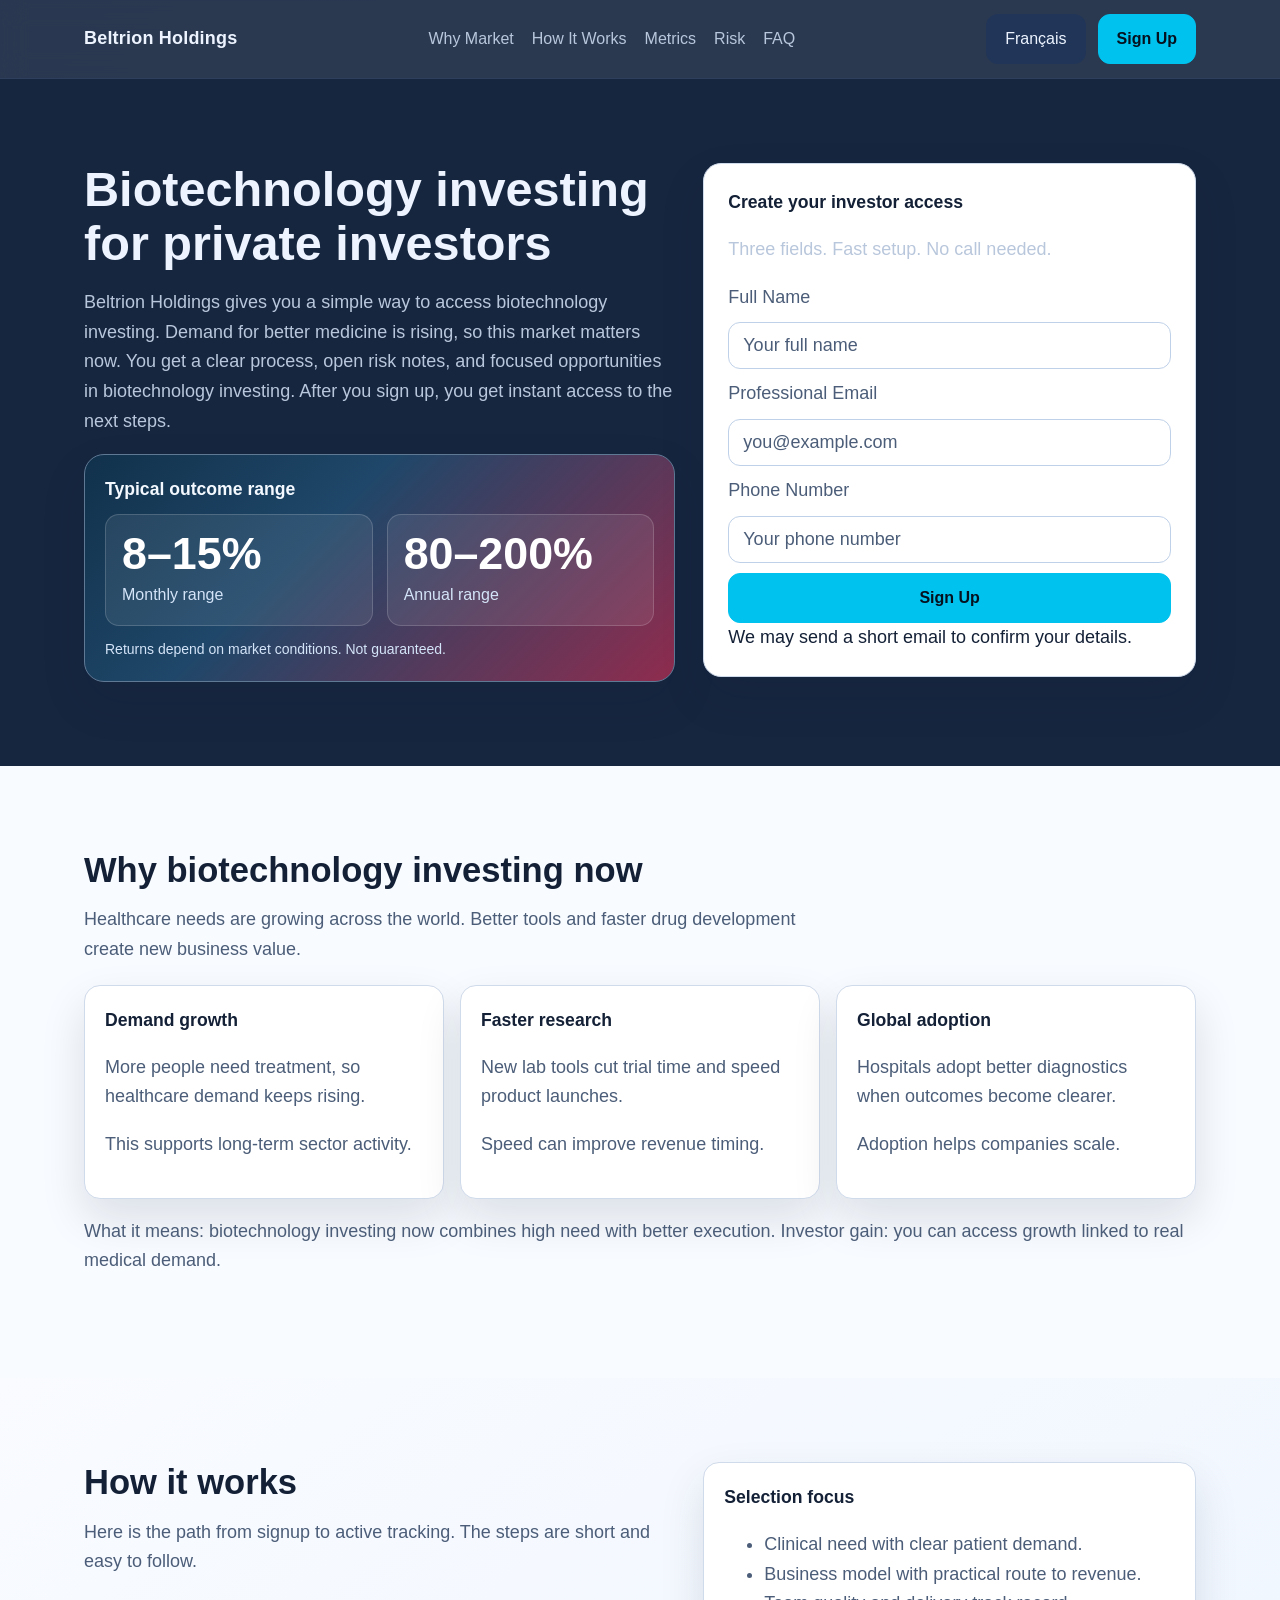
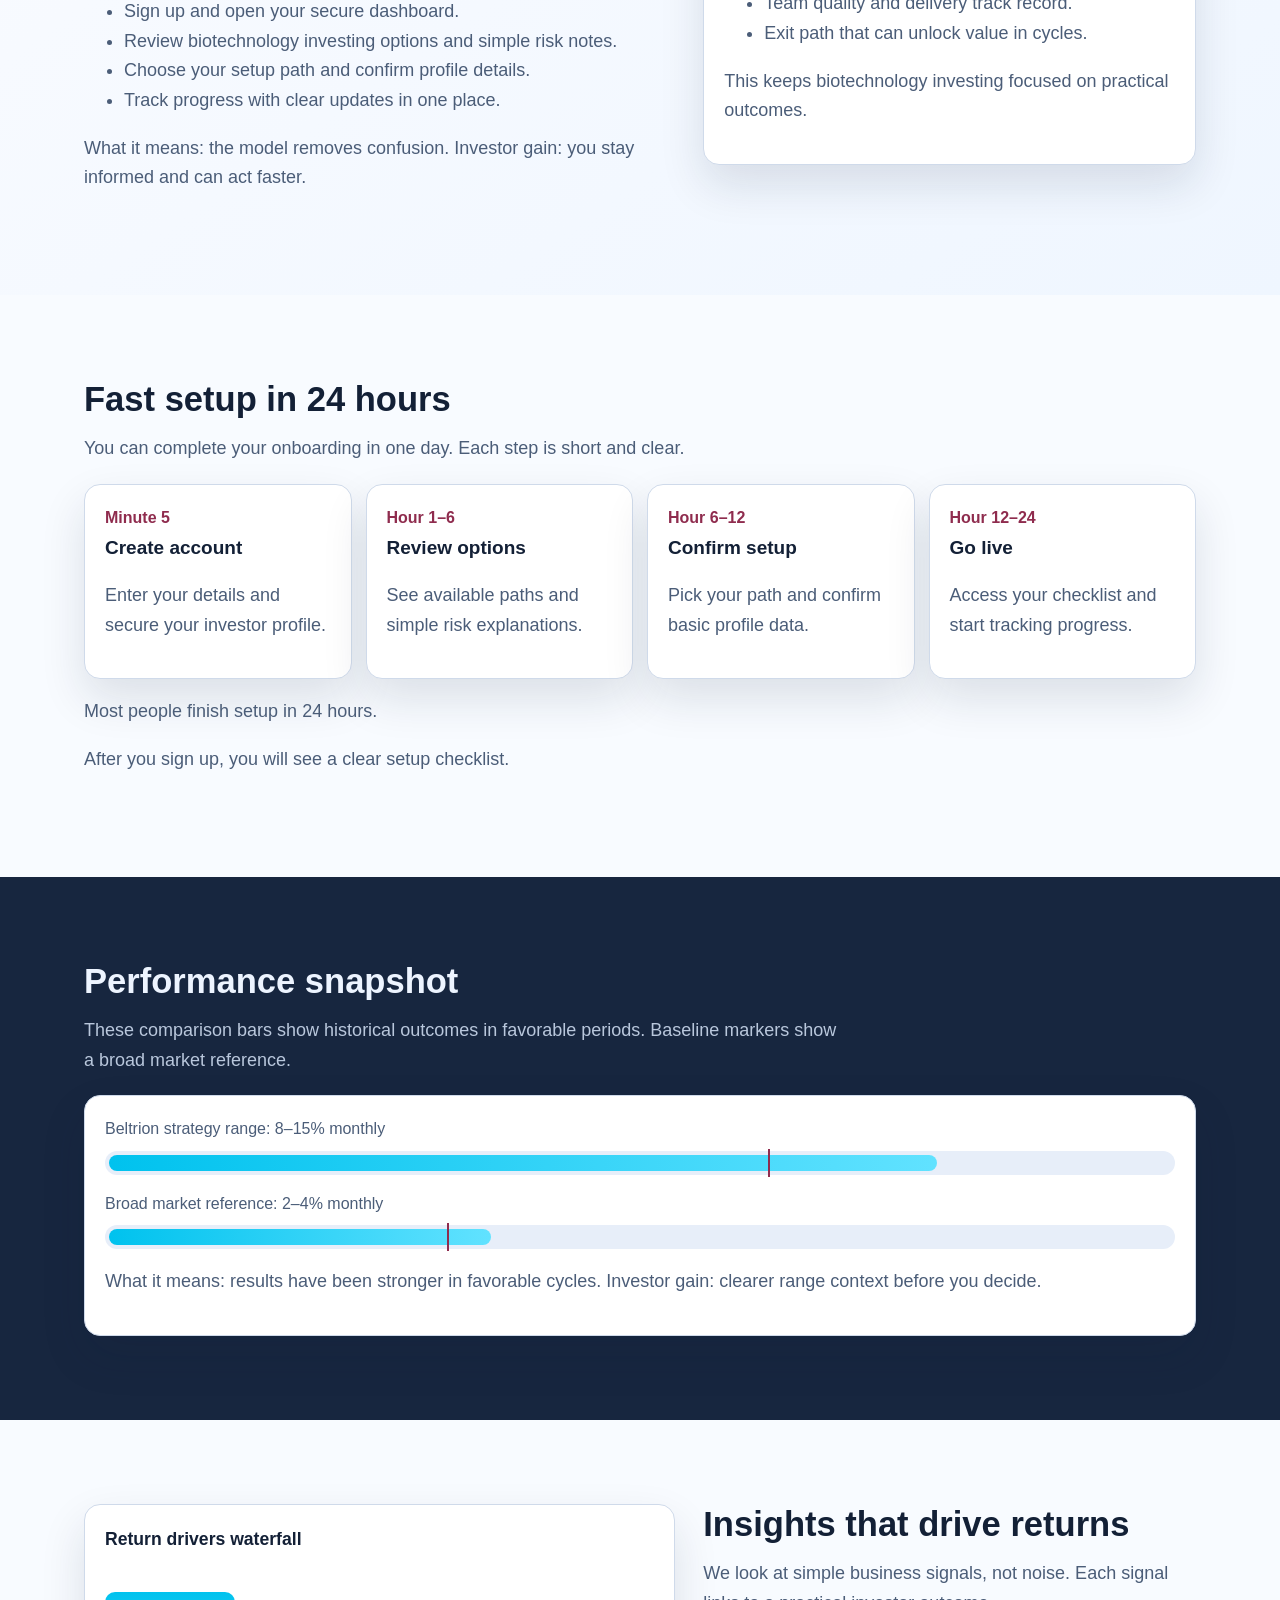
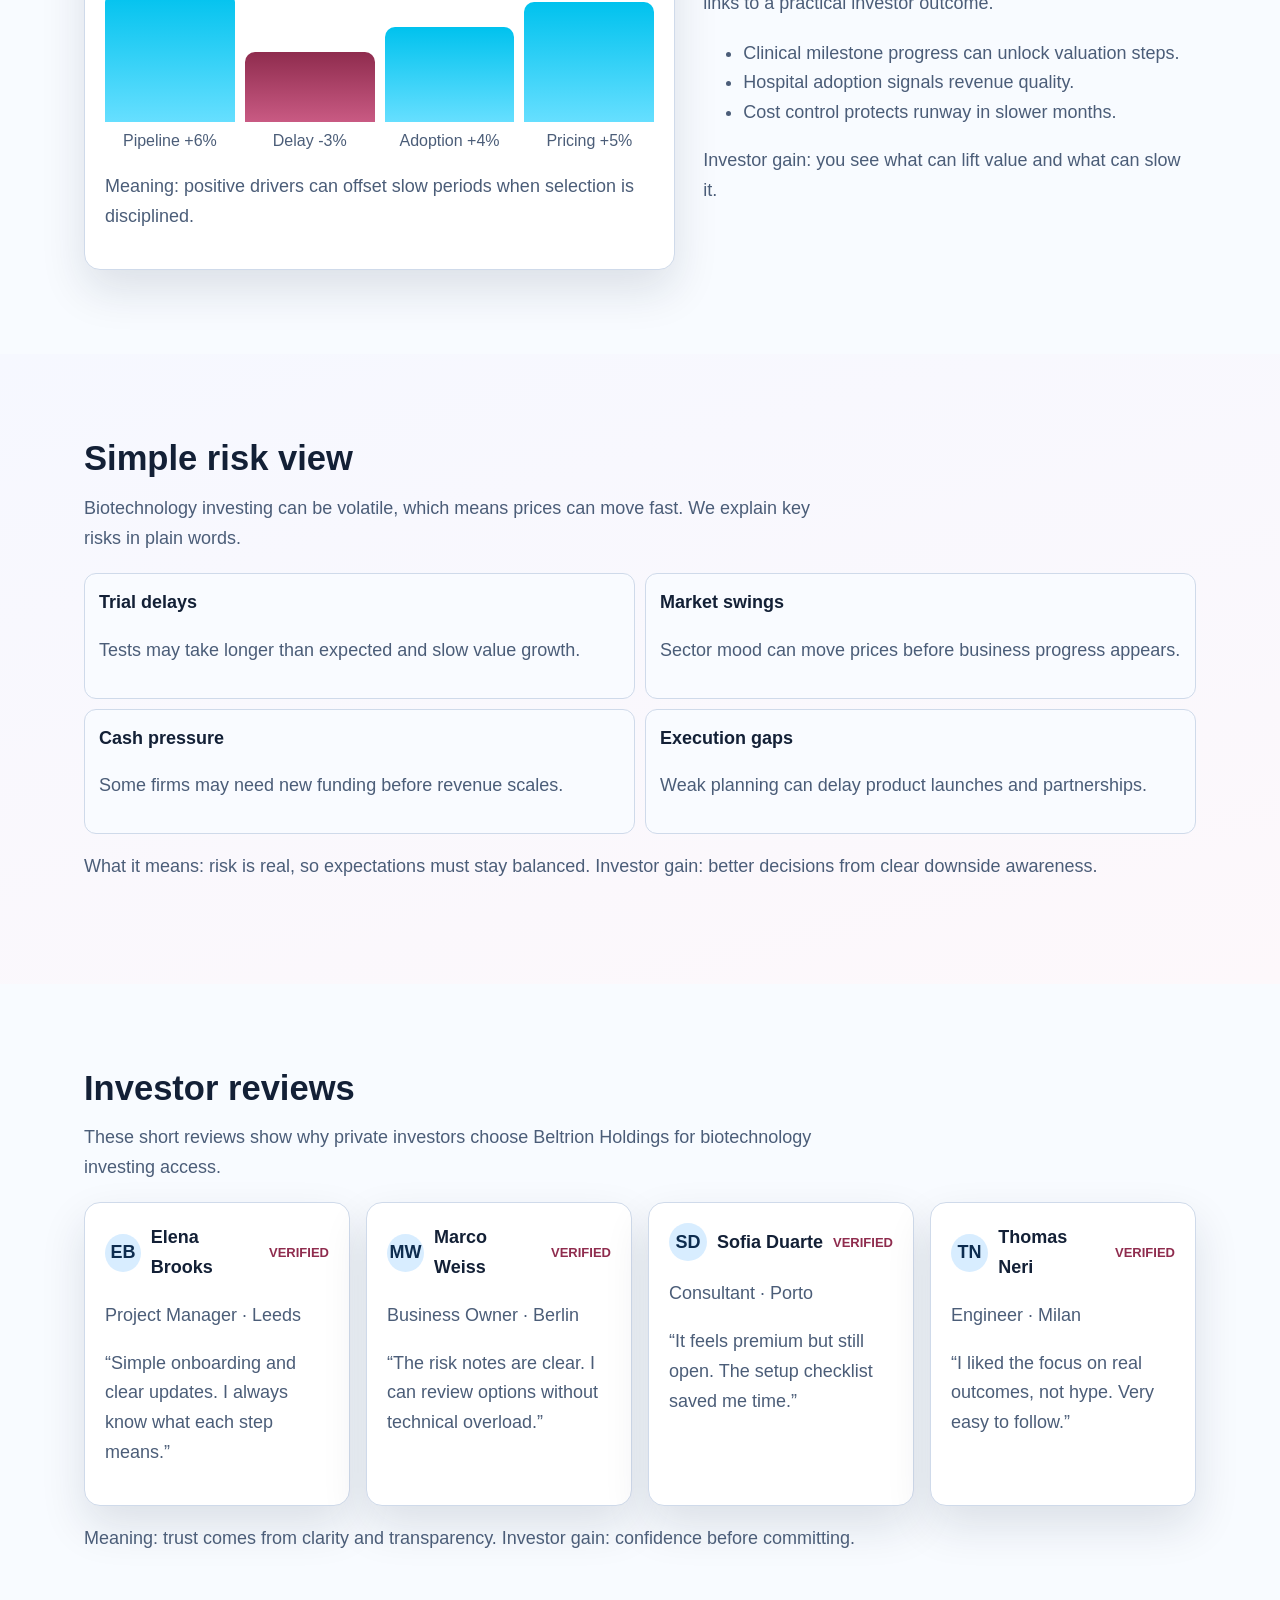
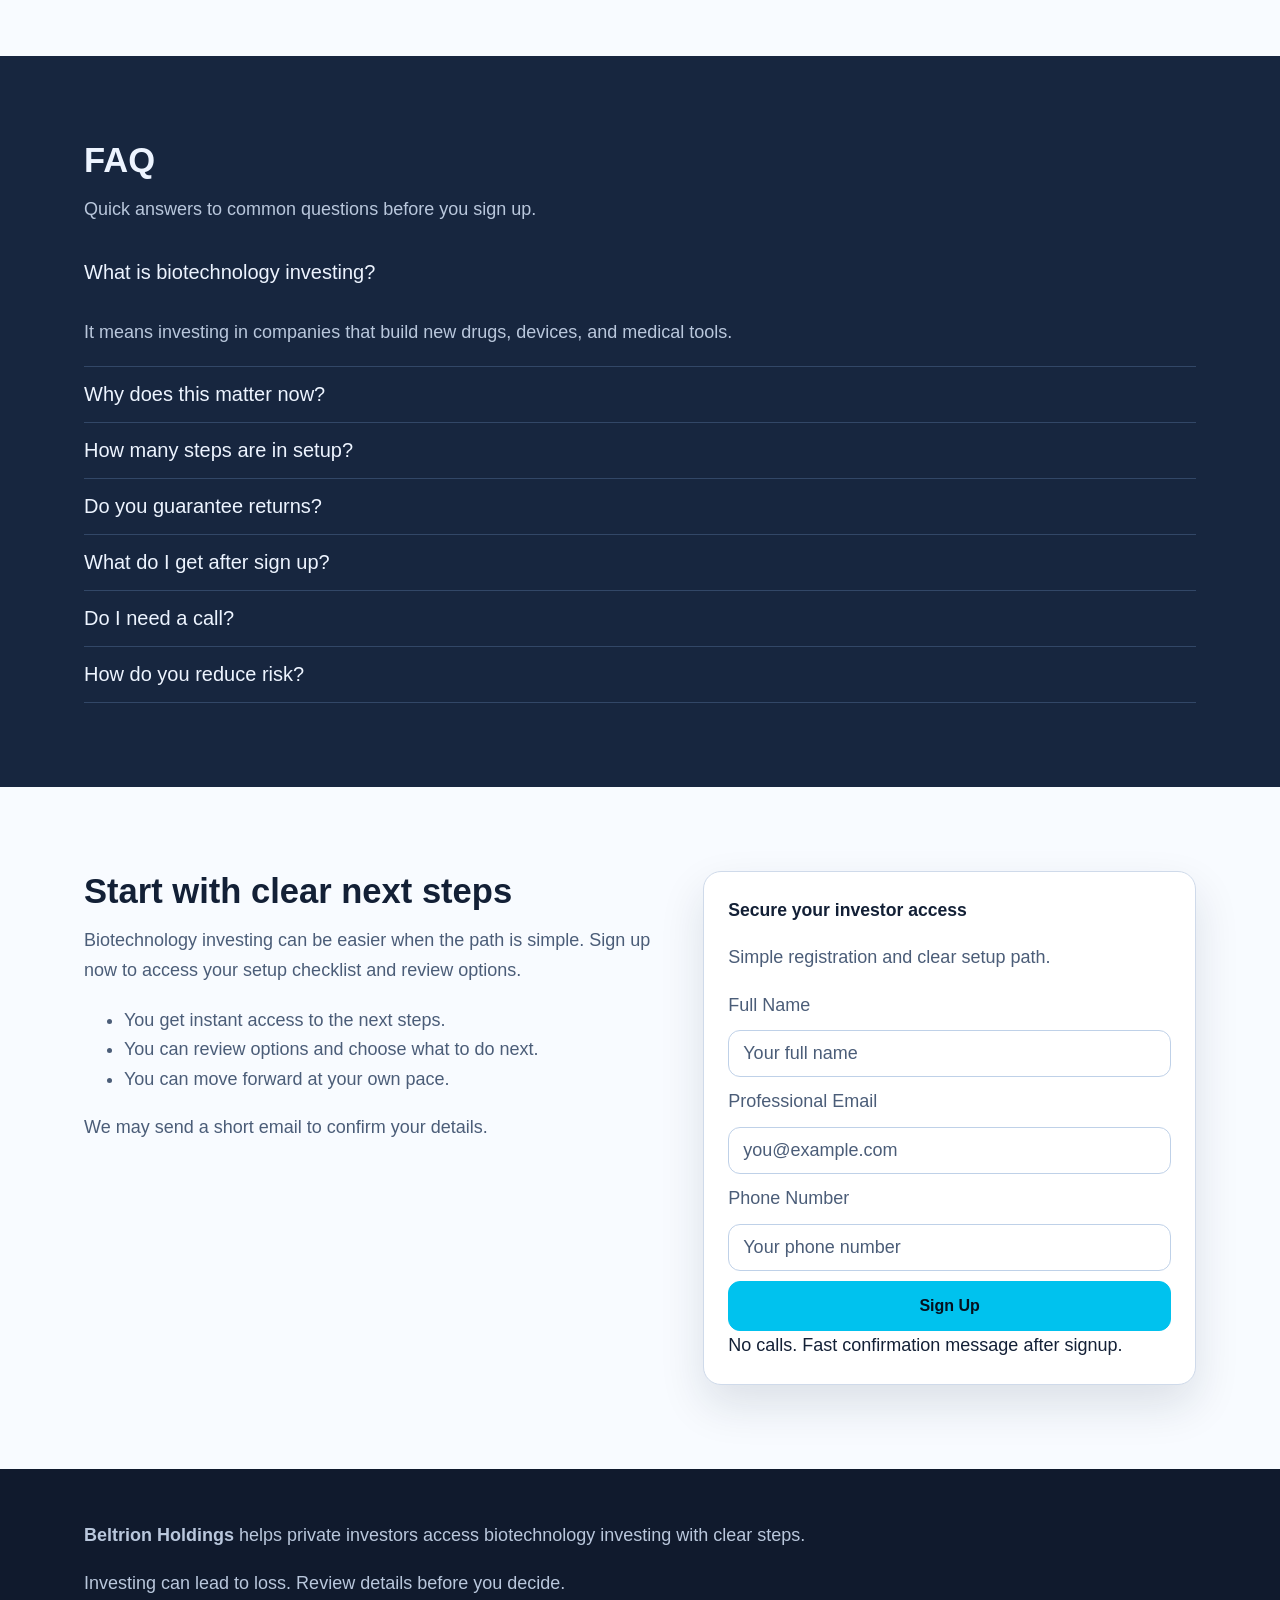
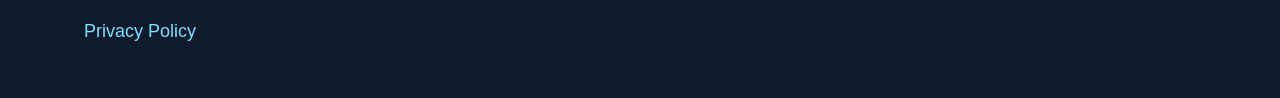
<file: fr/index.html>
<!-- DESIGN SEED: 5821 -->
<!doctype html>
<html lang="en">
<head>
  <meta charset="UTF-8" />
  <meta name="viewport" content="width=device-width, initial-scale=1.0" />
  <title>Beltrion Holdings | Biotechnology Investing for Français</title>
  <meta name="description" content="Beltrion Holdings helps private investors explore biotechnology investing with a simple process, clear risk notes, and fast signup steps for Français visitors." />
  <link rel="canonical" href="https://beltrionholdings.com/fr/" />
  <link rel="alternate" hreflang="en" href="https://beltrionholdings.com/" />
  <link rel="alternate" hreflang="de" href="https://beltrionholdings.com/de/" />
  <link rel="alternate" hreflang="fr" href="https://beltrionholdings.com/fr/" />
  <link rel="alternate" hreflang="es" href="https://beltrionholdings.com/es/" />
  <link rel="alternate" hreflang="it" href="https://beltrionholdings.com/it/" />
  <link rel="alternate" hreflang="tr" href="https://beltrionholdings.com/tr/" />
  <link rel="alternate" hreflang="pt" href="https://beltrionholdings.com/pt/" />
  <link rel="alternate" hreflang="ja" href="https://beltrionholdings.com/jp/" />
  <link rel="alternate" hreflang="sk" href="https://beltrionholdings.com/sk/" />
  <link rel="alternate" hreflang="nl-BE" href="https://beltrionholdings.com/be/" />
  <meta property="og:title" content="Beltrion Holdings | Biotechnology Investing" />
  <meta property="og:description" content="Simple biotechnology investing access for private investors." />
  <meta property="og:type" content="website" />
  <meta property="og:url" content="https://beltrionholdings.com/fr/" />
  <meta property="og:image" content="https://beltrionholdings.com/assets/img/og-cover.jpg" />
  <meta name="twitter:card" content="summary_large_image" />
  <meta name="twitter:title" content="Beltrion Holdings | Biotechnology Investing" />
  <meta name="twitter:description" content="A simple way to review biotechnology investing opportunities." />
  <link rel="stylesheet" href="../assets/style.css" />
  <script type="application/ld+json">{"@context":"https://schema.org","@type":"Organization","name":"Beltrion Holdings","url":"https://beltrionholdings.com","logo":"https://beltrionholdings.com/assets/img/logo.png"}</script>
  <script type="application/ld+json">{"@context":"https://schema.org","@type":"WebSite","name":"Beltrion Holdings","url":"https://beltrionholdings.com/"}</script>
  <script type="application/ld+json">{"@context":"https://schema.org","@type":"FAQPage","mainEntity":[{"@type":"Question","name":"What is biotechnology investing?","acceptedAnswer":{"@type":"Answer","text":"Biotechnology investing means backing companies that build new medical treatments and health tools."}},{"@type":"Question","name":"What happens after sign up?","acceptedAnswer":{"@type":"Answer","text":"After you sign up, you get instant access to the next steps."}}]}</script>
  <script type="application/ld+json">{"@context":"https://schema.org","@type":"Review","reviewRating":{"@type":"Rating","ratingValue":"5"},"author":{"@type":"Person","name":"Elena Brooks"},"itemReviewed":{"@type":"Organization","name":"Beltrion Holdings"}}</script>
</head>
<body>
<div class="page-bg">
<header class="site-header">
  <div class="container">
    <a class="brand" href="../index.html">Beltrion Holdings</a>
    <nav class="main-nav" aria-label="Primary navigation">
      <a href="#market">Why Market</a><a href="#model">How It Works</a><a href="#metrics">Metrics</a><a href="#risk">Risk</a><a href="#faq">FAQ</a>
    </nav>
    <div class="header-right">
      <div class="lang-switcher">
        <button class="lang-active" aria-label="Open language list">Français</button>
        <div class="lang-menu" role="menu"><a href="../index.html"><span class="flag"><svg viewBox="0 0 64 64" xmlns="http://www.w3.org/2000/svg"><rect width="64" height="64" fill="#012169"/><path d="M0 0 64 64M64 0 0 64" stroke="#fff" stroke-width="14"/><path d="M0 0 64 64M64 0 0 64" stroke="#C8102E" stroke-width="8"/><path d="M32 0v64M0 32h64" stroke="#fff" stroke-width="20"/><path d="M32 0v64M0 32h64" stroke="#C8102E" stroke-width="12"/></svg></span>English</a>
<a href="../de/index.html"><span class="flag"><svg viewBox="0 0 3 2" xmlns="http://www.w3.org/2000/svg"><rect width="3" height="2" fill="#ffce00"/><rect width="3" height="1.333" fill="#dd0000"/><rect width="3" height="0.666" fill="#000"/></svg></span>Deutsch</a>
<a href="../fr/index.html"><span class="flag"><svg viewBox="0 0 3 2" xmlns="http://www.w3.org/2000/svg"><rect width="1" height="2" fill="#0055A4"/><rect x="1" width="1" height="2" fill="#fff"/><rect x="2" width="1" height="2" fill="#EF4135"/></svg></span>Français</a>
<a href="../es/index.html"><span class="flag"><svg viewBox="0 0 3 2" xmlns="http://www.w3.org/2000/svg"><rect width="3" height="2" fill="#AA151B"/><rect y="0.5" width="3" height="1" fill="#F1BF00"/></svg></span>Español</a>
<a href="../it/index.html"><span class="flag"><svg viewBox="0 0 3 2" xmlns="http://www.w3.org/2000/svg"><rect width="1" height="2" fill="#009246"/><rect x="1" width="1" height="2" fill="#fff"/><rect x="2" width="1" height="2" fill="#CE2B37"/></svg></span>Italiano</a>
<a href="../tr/index.html"><span class="flag"><svg viewBox="0 0 28 20" xmlns="http://www.w3.org/2000/svg"><rect width="28" height="20" fill="#E30A17"/><circle cx="11" cy="10" r="5" fill="#fff"/><circle cx="12.5" cy="10" r="4" fill="#E30A17"/><polygon points="17,10 21,8.5 21,11.5" fill="#fff"/></svg></span>Türkçe</a>
<a href="../pt/index.html"><span class="flag"><svg viewBox="0 0 3 2" xmlns="http://www.w3.org/2000/svg"><rect width="1.2" height="2" fill="#006600"/><rect x="1.2" width="1.8" height="2" fill="#FF0000"/></svg></span>Português</a>
<a href="../jp/index.html"><span class="flag"><svg viewBox="0 0 3 2" xmlns="http://www.w3.org/2000/svg"><rect width="3" height="2" fill="#fff"/><circle cx="1.5" cy="1" r="0.5" fill="#BC002D"/></svg></span>日本語</a>
<a href="../sk/index.html"><span class="flag"><svg viewBox="0 0 3 2" xmlns="http://www.w3.org/2000/svg"><rect width="3" height="2" fill="#EE1C25"/><rect width="3" height="1.333" fill="#0B4EA2"/><rect width="3" height="0.666" fill="#fff"/></svg></span>Slovak</a>
<a href="../be/index.html"><span class="flag"><svg viewBox="0 0 3 2" xmlns="http://www.w3.org/2000/svg"><rect width="1" height="2" fill="#000"/><rect x="1" width="1" height="2" fill="#FFD90C"/><rect x="2" width="1" height="2" fill="#EF3340"/></svg></span>Nederlands (BE)</a></div>
      </div>
      <a href="#signup-final" class="cta-btn">Sign Up</a>
      <button class="burger" aria-label="Open menu">Menu</button>
    </div>
  </div>
</header>

<div class="mobile-drawer" aria-hidden="true">
  <div class="drawer-backdrop"></div>
  <aside class="drawer-panel" aria-label="Mobile menu">
    <div class="drawer-top"><strong>Menu</strong><button class="drawer-close" aria-label="Close menu">X</button></div>
    <nav class="drawer-nav">
      <a href="#market">Why Market</a><a href="#model">How It Works</a><a href="#metrics">Metrics</a><a href="#risk">Risk</a><a href="#faq">FAQ</a>
    </nav>
    <div class="lang-switcher">
      <button class="lang-active" aria-label="Open language list">Français</button>
      <div class="lang-menu" role="menu"><a href="../index.html"><span class="flag"><svg viewBox="0 0 64 64" xmlns="http://www.w3.org/2000/svg"><rect width="64" height="64" fill="#012169"/><path d="M0 0 64 64M64 0 0 64" stroke="#fff" stroke-width="14"/><path d="M0 0 64 64M64 0 0 64" stroke="#C8102E" stroke-width="8"/><path d="M32 0v64M0 32h64" stroke="#fff" stroke-width="20"/><path d="M32 0v64M0 32h64" stroke="#C8102E" stroke-width="12"/></svg></span>English</a>
<a href="../de/index.html"><span class="flag"><svg viewBox="0 0 3 2" xmlns="http://www.w3.org/2000/svg"><rect width="3" height="2" fill="#ffce00"/><rect width="3" height="1.333" fill="#dd0000"/><rect width="3" height="0.666" fill="#000"/></svg></span>Deutsch</a>
<a href="../fr/index.html"><span class="flag"><svg viewBox="0 0 3 2" xmlns="http://www.w3.org/2000/svg"><rect width="1" height="2" fill="#0055A4"/><rect x="1" width="1" height="2" fill="#fff"/><rect x="2" width="1" height="2" fill="#EF4135"/></svg></span>Français</a>
<a href="../es/index.html"><span class="flag"><svg viewBox="0 0 3 2" xmlns="http://www.w3.org/2000/svg"><rect width="3" height="2" fill="#AA151B"/><rect y="0.5" width="3" height="1" fill="#F1BF00"/></svg></span>Español</a>
<a href="../it/index.html"><span class="flag"><svg viewBox="0 0 3 2" xmlns="http://www.w3.org/2000/svg"><rect width="1" height="2" fill="#009246"/><rect x="1" width="1" height="2" fill="#fff"/><rect x="2" width="1" height="2" fill="#CE2B37"/></svg></span>Italiano</a>
<a href="../tr/index.html"><span class="flag"><svg viewBox="0 0 28 20" xmlns="http://www.w3.org/2000/svg"><rect width="28" height="20" fill="#E30A17"/><circle cx="11" cy="10" r="5" fill="#fff"/><circle cx="12.5" cy="10" r="4" fill="#E30A17"/><polygon points="17,10 21,8.5 21,11.5" fill="#fff"/></svg></span>Türkçe</a>
<a href="../pt/index.html"><span class="flag"><svg viewBox="0 0 3 2" xmlns="http://www.w3.org/2000/svg"><rect width="1.2" height="2" fill="#006600"/><rect x="1.2" width="1.8" height="2" fill="#FF0000"/></svg></span>Português</a>
<a href="../jp/index.html"><span class="flag"><svg viewBox="0 0 3 2" xmlns="http://www.w3.org/2000/svg"><rect width="3" height="2" fill="#fff"/><circle cx="1.5" cy="1" r="0.5" fill="#BC002D"/></svg></span>日本語</a>
<a href="../sk/index.html"><span class="flag"><svg viewBox="0 0 3 2" xmlns="http://www.w3.org/2000/svg"><rect width="3" height="2" fill="#EE1C25"/><rect width="3" height="1.333" fill="#0B4EA2"/><rect width="3" height="0.666" fill="#fff"/></svg></span>Slovak</a>
<a href="../be/index.html"><span class="flag"><svg viewBox="0 0 3 2" xmlns="http://www.w3.org/2000/svg"><rect width="1" height="2" fill="#000"/><rect x="1" width="1" height="2" fill="#FFD90C"/><rect x="2" width="1" height="2" fill="#EF3340"/></svg></span>Nederlands (BE)</a></div>
    </div>
    <p></p>
    <a href="#signup-final" class="cta-btn">Sign Up</a>
  </aside>
</div>

<main>
<section class="section dark" id="hero">
  <div class="container hero-grid">
    <div class="reveal">
      <h1>Biotechnology investing for private investors</h1>
      <p>Beltrion Holdings gives you a simple way to access biotechnology investing. Demand for better medicine is rising, so this market matters now. You get a clear process, open risk notes, and focused opportunities in biotechnology investing. After you sign up, you get instant access to the next steps.</p>
      <div class="performance-panel">
        <h3>Typical outcome range</h3>
        <div class="performance-grid">
          <div class="performance-metric"><div class="metric-value">8–15%</div><div class="metric-label">Monthly range</div></div>
          <div class="performance-metric"><div class="metric-value">80–200%</div><div class="metric-label">Annual range</div></div>
        </div>
        <div class="micro-note">Returns depend on market conditions. Not guaranteed.</div>
      </div>
    </div>
    <form class="form-card reveal" aria-label="Hero lead form">
      <h3 class="form-title">Create your investor access</h3>
      <p class="form-sub">Three fields. Fast setup. No call needed.</p>
      <div class="form-stack">
        <label for="name1">Full Name</label><input id="name1" name="name" placeholder="Your full name" required />
        <label for="email1">Professional Email</label><input id="email1" type="email" name="email" placeholder="you@example.com" required />
        <label for="phone1">Phone Number</label><input id="phone1" name="phone" placeholder="Your phone number" required />
        <button type="submit" class="cta-btn">Sign Up</button>
      </div>
      <small>We may send a short email to confirm your details.</small>
    </form>
  </div>
</section>

<section class="section light" id="market">
  <div class="container reveal">
    <h2>Why biotechnology investing now</h2>
    <p class="section-intro">Healthcare needs are growing across the world. Better tools and faster drug development create new business value.</p>
    <div class="grid-3">
      <article class="card"><h3>Demand growth</h3><p>More people need treatment, so healthcare demand keeps rising.</p><p class="muted">This supports long-term sector activity.</p></article>
      <article class="card"><h3>Faster research</h3><p>New lab tools cut trial time and speed product launches.</p><p class="muted">Speed can improve revenue timing.</p></article>
      <article class="card"><h3>Global adoption</h3><p>Hospitals adopt better diagnostics when outcomes become clearer.</p><p class="muted">Adoption helps companies scale.</p></article>
    </div>
    <p>What it means: biotechnology investing now combines high need with better execution. Investor gain: you can access growth linked to real medical demand.</p>
  </div>
</section>

<section class="section light" id="model" style="background:linear-gradient(145deg,#f9fbff,#eff6ff);">
  <div class="container split-2 reveal">
    <div>
      <h2>How it works</h2>
      <p class="section-intro">Here is the path from signup to active tracking. The steps are short and easy to follow.</p>
      <ul>
        <li>Sign up and open your secure dashboard.</li>
        <li>Review biotechnology investing options and simple risk notes.</li>
        <li>Choose your setup path and confirm profile details.</li>
        <li>Track progress with clear updates in one place.</li>
      </ul>
      <p>What it means: the model removes confusion. Investor gain: you stay informed and can act faster.</p>
    </div>
    <div class="card">
      <h3>Selection focus</h3>
      <ul>
        <li>Clinical need with clear patient demand.</li>
        <li>Business model with practical route to revenue.</li>
        <li>Team quality and delivery track record.</li>
        <li>Exit path that can unlock value in cycles.</li>
      </ul>
      <p>This keeps biotechnology investing focused on practical outcomes.</p>
    </div>
  </div>
</section>

<section class="section light" id="process">
  <div class="container reveal">
    <h2>Fast setup in 24 hours</h2>
    <p class="section-intro">You can complete your onboarding in one day. Each step is short and clear.</p>
    <div class="steps">
      <article class="card"><div class="step-time">Minute 5</div><div class="step-title">Create account</div><p>Enter your details and secure your investor profile.</p></article>
      <article class="card"><div class="step-time">Hour 1–6</div><div class="step-title">Review options</div><p>See available paths and simple risk explanations.</p></article>
      <article class="card"><div class="step-time">Hour 6–12</div><div class="step-title">Confirm setup</div><p>Pick your path and confirm basic profile data.</p></article>
      <article class="card"><div class="step-time">Hour 12–24</div><div class="step-title">Go live</div><p>Access your checklist and start tracking progress.</p></article>
    </div>
    <p>Most people finish setup in 24 hours.</p>
    <p>After you sign up, you will see a clear setup checklist.</p>
  </div>
</section>

<section class="section dark" id="metrics">
  <div class="container reveal">
    <h2>Performance snapshot</h2>
    <p class="section-intro">These comparison bars show historical outcomes in favorable periods. Baseline markers show a broad market reference.</p>
    <div class="card compare-bars">
      <div class="row"><div class="bar-title">Beltrion strategy range: 8–15% monthly</div><div class="bar-wrap"><div class="bar-baseline" aria-hidden="true"></div><div class="bar-fill" style="width:78%"></div></div></div>
      <div class="row"><div class="bar-title">Broad market reference: 2–4% monthly</div><div class="bar-wrap"><div class="bar-baseline" aria-hidden="true" style="left:32%"></div><div class="bar-fill" style="width:36%"></div></div></div>
      <p>What it means: results have been stronger in favorable cycles. Investor gain: clearer range context before you decide.</p>
    </div>
  </div>
</section>

<section class="section light" id="insights">
  <div class="container split-2 reveal">
    <div class="card">
      <h3>Return drivers waterfall</h3>
      <div class="waterfall">
        <div class="drop good"><div class="drop-bar" style="height:130px"></div><span>Pipeline +6%</span></div>
        <div class="drop"><div class="drop-bar" style="height:70px"></div><span>Delay -3%</span></div>
        <div class="drop good"><div class="drop-bar" style="height:95px"></div><span>Adoption +4%</span></div>
        <div class="drop good"><div class="drop-bar" style="height:120px"></div><span>Pricing +5%</span></div>
      </div>
      <p>Meaning: positive drivers can offset slow periods when selection is disciplined.</p>
    </div>
    <div>
      <h2>Insights that drive returns</h2>
      <p class="section-intro">We look at simple business signals, not noise. Each signal links to a practical investor outcome.</p>
      <ul>
        <li>Clinical milestone progress can unlock valuation steps.</li>
        <li>Hospital adoption signals revenue quality.</li>
        <li>Cost control protects runway in slower months.</li>
      </ul>
      <p>Investor gain: you see what can lift value and what can slow it.</p>
    </div>
  </div>
</section>

<section class="section light" id="risk" style="background:linear-gradient(165deg,#f6f8ff,#fdf8fb);">
  <div class="container reveal">
    <h2>Simple risk view</h2>
    <p class="section-intro">Biotechnology investing can be volatile, which means prices can move fast. We explain key risks in plain words.</p>
    <div class="risk-matrix">
      <article class="cell"><strong>Trial delays</strong><p>Tests may take longer than expected and slow value growth.</p></article>
      <article class="cell"><strong>Market swings</strong><p>Sector mood can move prices before business progress appears.</p></article>
      <article class="cell"><strong>Cash pressure</strong><p>Some firms may need new funding before revenue scales.</p></article>
      <article class="cell"><strong>Execution gaps</strong><p>Weak planning can delay product launches and partnerships.</p></article>
    </div>
    <p>What it means: risk is real, so expectations must stay balanced. Investor gain: better decisions from clear downside awareness.</p>
  </div>
</section>

<section class="section light" id="reviews">
  <div class="container reveal">
    <h2>Investor reviews</h2>
    <p class="section-intro">These short reviews show why private investors choose Beltrion Holdings for biotechnology investing access.</p>
    <div class="grid-4">
      <article class="card"><div class="review-head"><span class="avatar">EB</span><strong>Elena Brooks</strong><span class="verified">VERIFIED</span></div><p class="muted">Project Manager · Leeds</p><p>“Simple onboarding and clear updates. I always know what each step means.”</p></article>
      <article class="card"><div class="review-head"><span class="avatar">MW</span><strong>Marco Weiss</strong><span class="verified">VERIFIED</span></div><p class="muted">Business Owner · Berlin</p><p>“The risk notes are clear. I can review options without technical overload.”</p></article>
      <article class="card"><div class="review-head"><span class="avatar">SD</span><strong>Sofia Duarte</strong><span class="verified">VERIFIED</span></div><p class="muted">Consultant · Porto</p><p>“It feels premium but still open. The setup checklist saved me time.”</p></article>
      <article class="card"><div class="review-head"><span class="avatar">TN</span><strong>Thomas Neri</strong><span class="verified">VERIFIED</span></div><p class="muted">Engineer · Milan</p><p>“I liked the focus on real outcomes, not hype. Very easy to follow.”</p></article>
    </div>
    <p>Meaning: trust comes from clarity and transparency. Investor gain: confidence before committing.</p>
  </div>
</section>

<section class="section dark" id="faq">
  <div class="container reveal">
    <h2>FAQ</h2>
    <p class="section-intro">Quick answers to common questions before you sign up.</p>
    <div class="faq-item open"><button class="faq-q">What is biotechnology investing?</button><div class="faq-answer"><p>It means investing in companies that build new drugs, devices, and medical tools.</p></div></div>
    <div class="faq-item"><button class="faq-q">Why does this matter now?</button><div class="faq-answer"><p>Healthcare demand is rising, and technology now speeds research and patient access.</p></div></div>
    <div class="faq-item"><button class="faq-q">How many steps are in setup?</button><div class="faq-answer"><p>Four clear steps. Most people finish setup in 24 hours.</p></div></div>
    <div class="faq-item"><button class="faq-q">Do you guarantee returns?</button><div class="faq-answer"><p>No. Returns depend on market conditions and are never guaranteed.</p></div></div>
    <div class="faq-item"><button class="faq-q">What do I get after sign up?</button><div class="faq-answer"><p>After you sign up, you can review the options and choose what to do next.</p></div></div>
    <div class="faq-item"><button class="faq-q">Do I need a call?</button><div class="faq-answer"><p>No call is required. The journey is handled inside the platform.</p></div></div>
    <div class="faq-item"><button class="faq-q">How do you reduce risk?</button><div class="faq-answer"><p>We focus on selection discipline, clear tracking, and simple risk communication.</p></div></div>
  </div>
</section>

<section class="section light" id="signup-final">
  <div class="container split-2 reveal">
    <div>
      <h2>Start with clear next steps</h2>
      <p class="section-intro">Biotechnology investing can be easier when the path is simple. Sign up now to access your setup checklist and review options.</p>
      <ul>
        <li>You get instant access to the next steps.</li>
        <li>You can review options and choose what to do next.</li>
        <li>You can move forward at your own pace.</li>
      </ul>
      <p>We may send a short email to confirm your details.</p>
    </div>
    <form class="form-card" aria-label="Final lead form">
      <h3 class="form-title">Secure your investor access</h3>
      <p class="form-sub">Simple registration and clear setup path.</p>
      <div class="form-stack">
        <label for="name2">Full Name</label><input id="name2" name="name" placeholder="Your full name" required />
        <label for="email2">Professional Email</label><input id="email2" type="email" name="email" placeholder="you@example.com" required />
        <label for="phone2">Phone Number</label><input id="phone2" name="phone" placeholder="Your phone number" required />
        <button type="submit" class="cta-btn">Sign Up</button>
      </div>
      <small>No calls. Fast confirmation message after signup.</small>
    </form>
  </div>
</section>
</main>

<footer>
  <div class="container">
    <p><strong>Beltrion Holdings</strong> helps private investors access biotechnology investing with clear steps.</p>
    <p class="footer-copy">Investing can lead to loss. Review details before you decide.</p>
    <p><a href="#" data-open-privacy>Privacy Policy</a></p>
  </div>
</footer>

<div class="modal" id="privacy-modal" aria-modal="true" role="dialog" aria-label="Privacy Policy">
  <div class="modal-backdrop" data-close-privacy></div>
  <div class="modal-box">
    <button class="modal-close-x" data-close-privacy aria-label="Close privacy modal">×</button>
    <h2>Privacy Policy</h2>
    <p><strong>Introduction:</strong> We explain how we handle your personal data in clear terms.</p>
    <p><strong>Data collection:</strong> We collect your name, email, and phone when you sign up.</p>
    <p><strong>Legal basis:</strong> We process data to provide service access and meet legal duties.</p>
    <p><strong>Cookies:</strong> We use cookies to keep the site secure and improve usability.</p>
    <p><strong>Retention:</strong> We keep data only as long as needed for service and records.</p>
    <p><strong>Third-party sharing:</strong> We share limited data with trusted service providers only.</p>
    <p><strong>Security:</strong> We use technical and organizational controls to protect your data.</p>
    <p><strong>User rights:</strong> You can ask to access, correct, or delete personal data.</p>
    <p><strong>International transfers:</strong> Data may be processed outside your country with safeguards.</p>
    <p><strong>Industry risk disclosure:</strong> Investing in biotechnology can lead to partial or full loss.</p>
    <p><strong>Contact:</strong> Email privacy@beltrionholdings.com for privacy questions.</p>
    <div class="modal-footer"><button class="cta-btn" data-close-privacy>Close</button></div>
  </div>
</div>
</div>
<script src="../assets/app.js" defer></script>
</body>
</html>
</file>
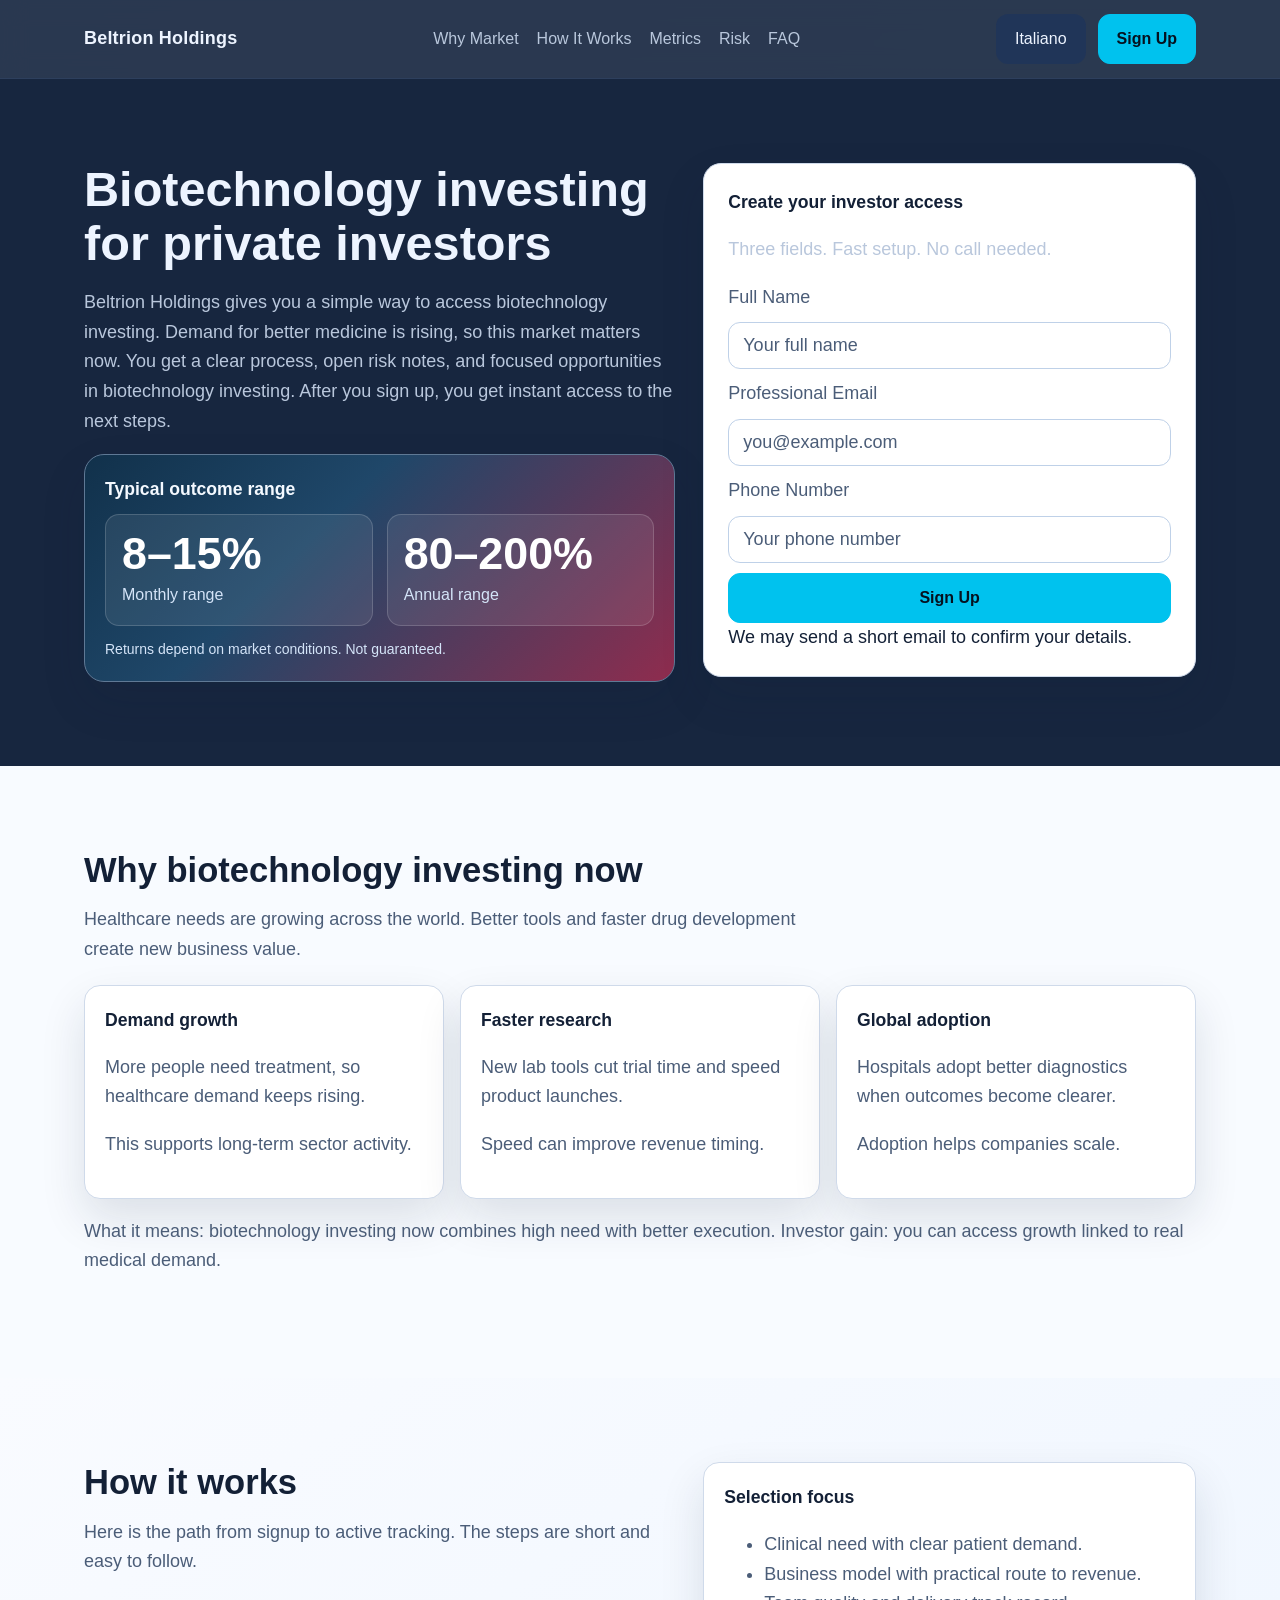
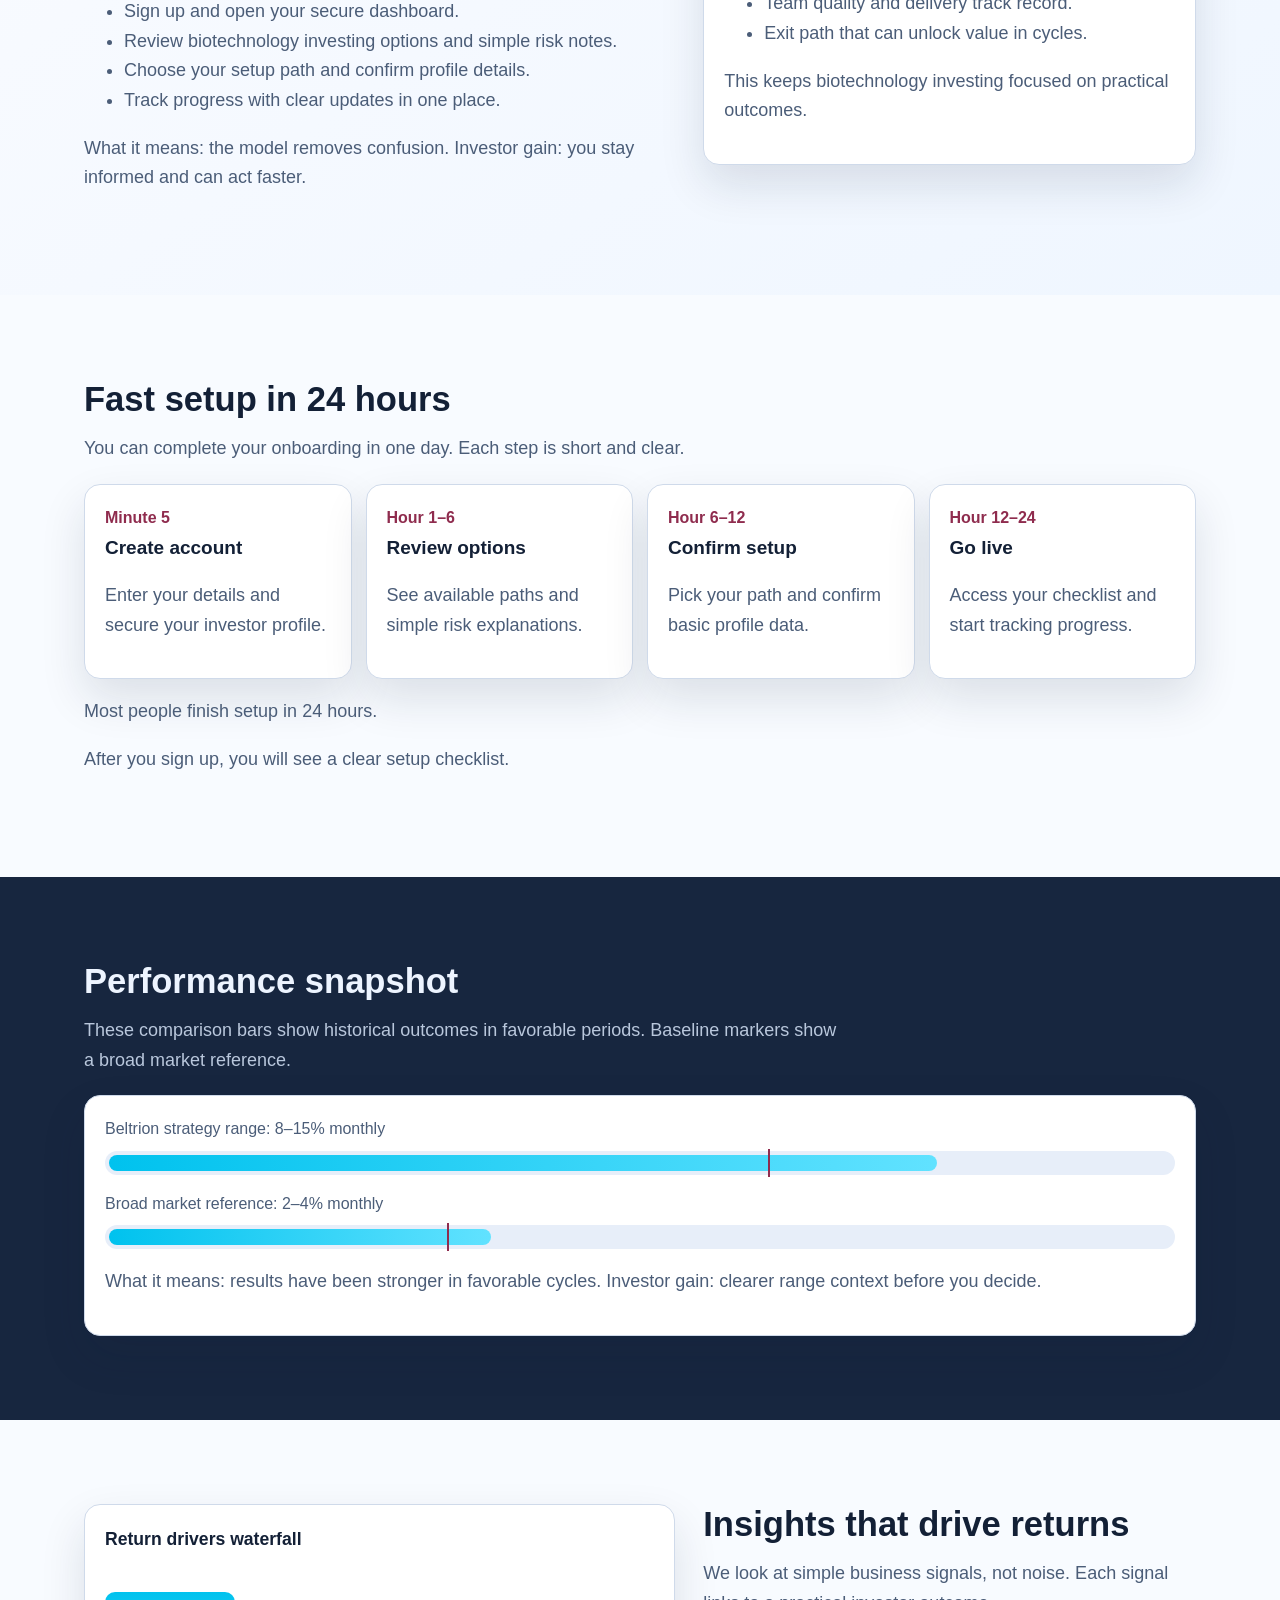
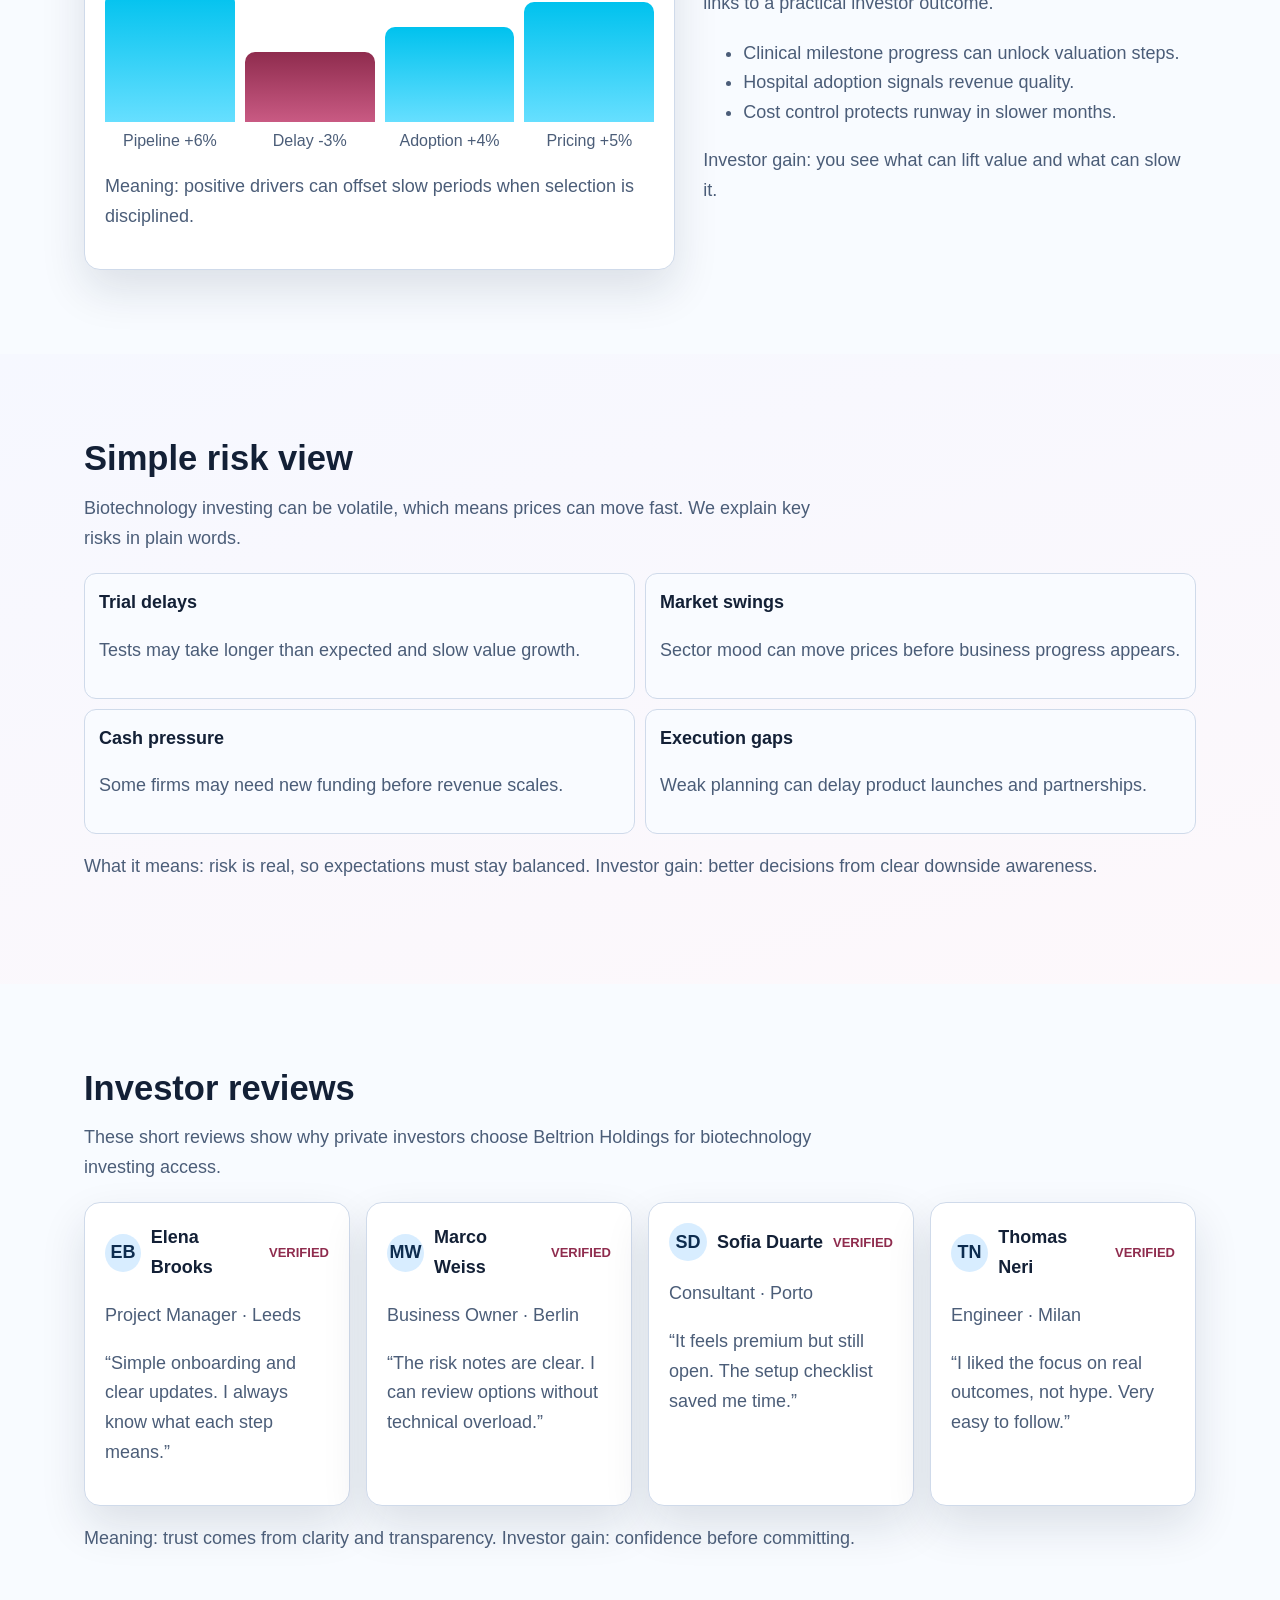
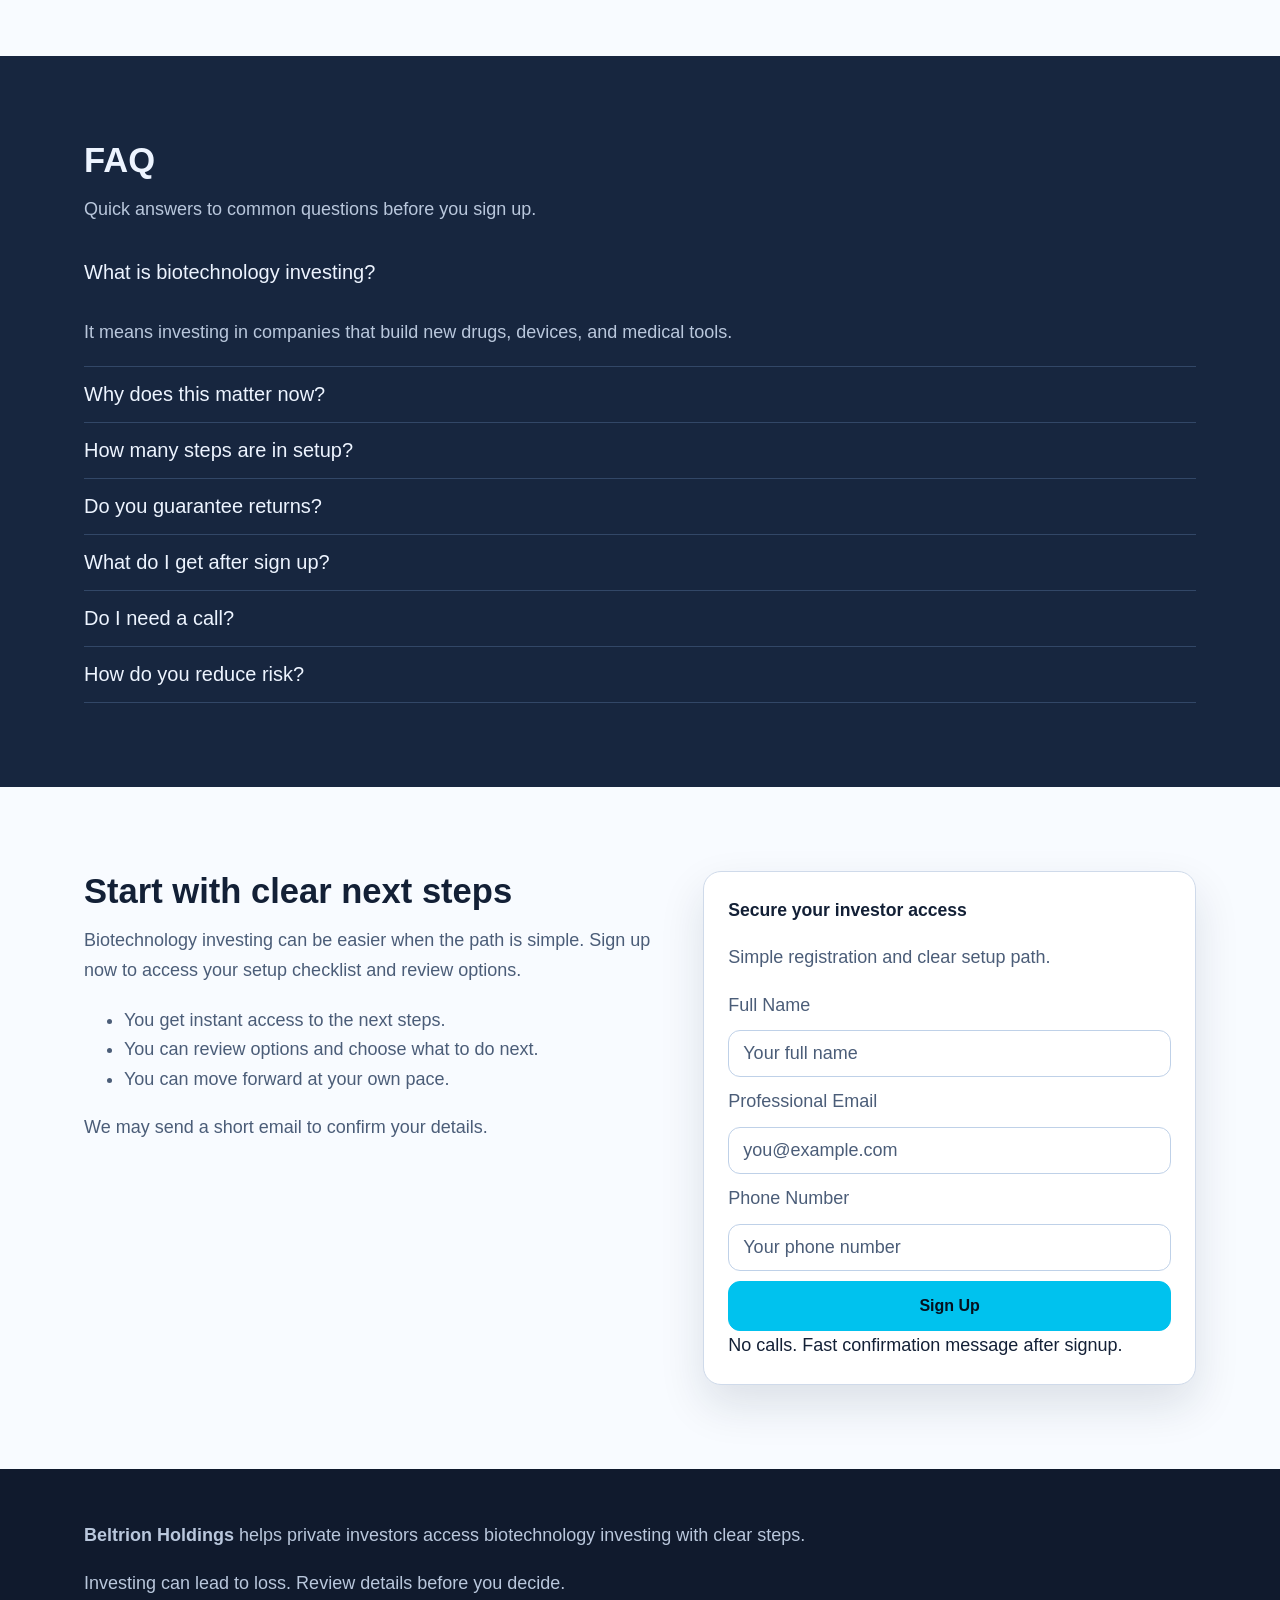
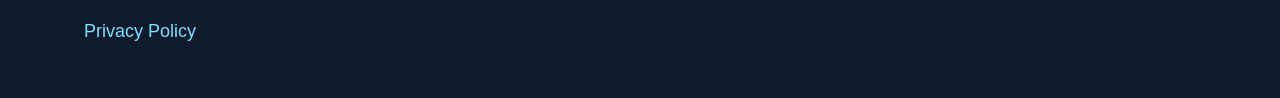
<file: it/index.html>
<!-- DESIGN SEED: 5821 -->
<!doctype html>
<html lang="en">
<head>
  <meta charset="UTF-8" />
  <meta name="viewport" content="width=device-width, initial-scale=1.0" />
  <title>Beltrion Holdings | Biotechnology Investing for Italiano</title>
  <meta name="description" content="Beltrion Holdings helps private investors explore biotechnology investing with a simple process, clear risk notes, and fast signup steps for Italiano visitors." />
  <link rel="canonical" href="https://beltrionholdings.com/it/" />
  <link rel="alternate" hreflang="en" href="https://beltrionholdings.com/" />
  <link rel="alternate" hreflang="de" href="https://beltrionholdings.com/de/" />
  <link rel="alternate" hreflang="fr" href="https://beltrionholdings.com/fr/" />
  <link rel="alternate" hreflang="es" href="https://beltrionholdings.com/es/" />
  <link rel="alternate" hreflang="it" href="https://beltrionholdings.com/it/" />
  <link rel="alternate" hreflang="tr" href="https://beltrionholdings.com/tr/" />
  <link rel="alternate" hreflang="pt" href="https://beltrionholdings.com/pt/" />
  <link rel="alternate" hreflang="ja" href="https://beltrionholdings.com/jp/" />
  <link rel="alternate" hreflang="sk" href="https://beltrionholdings.com/sk/" />
  <link rel="alternate" hreflang="nl-BE" href="https://beltrionholdings.com/be/" />
  <meta property="og:title" content="Beltrion Holdings | Biotechnology Investing" />
  <meta property="og:description" content="Simple biotechnology investing access for private investors." />
  <meta property="og:type" content="website" />
  <meta property="og:url" content="https://beltrionholdings.com/it/" />
  <meta property="og:image" content="https://beltrionholdings.com/assets/img/og-cover.jpg" />
  <meta name="twitter:card" content="summary_large_image" />
  <meta name="twitter:title" content="Beltrion Holdings | Biotechnology Investing" />
  <meta name="twitter:description" content="A simple way to review biotechnology investing opportunities." />
  <link rel="stylesheet" href="../assets/style.css" />
  <script type="application/ld+json">{"@context":"https://schema.org","@type":"Organization","name":"Beltrion Holdings","url":"https://beltrionholdings.com","logo":"https://beltrionholdings.com/assets/img/logo.png"}</script>
  <script type="application/ld+json">{"@context":"https://schema.org","@type":"WebSite","name":"Beltrion Holdings","url":"https://beltrionholdings.com/"}</script>
  <script type="application/ld+json">{"@context":"https://schema.org","@type":"FAQPage","mainEntity":[{"@type":"Question","name":"What is biotechnology investing?","acceptedAnswer":{"@type":"Answer","text":"Biotechnology investing means backing companies that build new medical treatments and health tools."}},{"@type":"Question","name":"What happens after sign up?","acceptedAnswer":{"@type":"Answer","text":"After you sign up, you get instant access to the next steps."}}]}</script>
  <script type="application/ld+json">{"@context":"https://schema.org","@type":"Review","reviewRating":{"@type":"Rating","ratingValue":"5"},"author":{"@type":"Person","name":"Elena Brooks"},"itemReviewed":{"@type":"Organization","name":"Beltrion Holdings"}}</script>
</head>
<body>
<div class="page-bg">
<header class="site-header">
  <div class="container">
    <a class="brand" href="../index.html">Beltrion Holdings</a>
    <nav class="main-nav" aria-label="Primary navigation">
      <a href="#market">Why Market</a><a href="#model">How It Works</a><a href="#metrics">Metrics</a><a href="#risk">Risk</a><a href="#faq">FAQ</a>
    </nav>
    <div class="header-right">
      <div class="lang-switcher">
        <button class="lang-active" aria-label="Open language list">Italiano</button>
        <div class="lang-menu" role="menu"><a href="../index.html"><span class="flag"><svg viewBox="0 0 64 64" xmlns="http://www.w3.org/2000/svg"><rect width="64" height="64" fill="#012169"/><path d="M0 0 64 64M64 0 0 64" stroke="#fff" stroke-width="14"/><path d="M0 0 64 64M64 0 0 64" stroke="#C8102E" stroke-width="8"/><path d="M32 0v64M0 32h64" stroke="#fff" stroke-width="20"/><path d="M32 0v64M0 32h64" stroke="#C8102E" stroke-width="12"/></svg></span>English</a>
<a href="../de/index.html"><span class="flag"><svg viewBox="0 0 3 2" xmlns="http://www.w3.org/2000/svg"><rect width="3" height="2" fill="#ffce00"/><rect width="3" height="1.333" fill="#dd0000"/><rect width="3" height="0.666" fill="#000"/></svg></span>Deutsch</a>
<a href="../fr/index.html"><span class="flag"><svg viewBox="0 0 3 2" xmlns="http://www.w3.org/2000/svg"><rect width="1" height="2" fill="#0055A4"/><rect x="1" width="1" height="2" fill="#fff"/><rect x="2" width="1" height="2" fill="#EF4135"/></svg></span>Français</a>
<a href="../es/index.html"><span class="flag"><svg viewBox="0 0 3 2" xmlns="http://www.w3.org/2000/svg"><rect width="3" height="2" fill="#AA151B"/><rect y="0.5" width="3" height="1" fill="#F1BF00"/></svg></span>Español</a>
<a href="../it/index.html"><span class="flag"><svg viewBox="0 0 3 2" xmlns="http://www.w3.org/2000/svg"><rect width="1" height="2" fill="#009246"/><rect x="1" width="1" height="2" fill="#fff"/><rect x="2" width="1" height="2" fill="#CE2B37"/></svg></span>Italiano</a>
<a href="../tr/index.html"><span class="flag"><svg viewBox="0 0 28 20" xmlns="http://www.w3.org/2000/svg"><rect width="28" height="20" fill="#E30A17"/><circle cx="11" cy="10" r="5" fill="#fff"/><circle cx="12.5" cy="10" r="4" fill="#E30A17"/><polygon points="17,10 21,8.5 21,11.5" fill="#fff"/></svg></span>Türkçe</a>
<a href="../pt/index.html"><span class="flag"><svg viewBox="0 0 3 2" xmlns="http://www.w3.org/2000/svg"><rect width="1.2" height="2" fill="#006600"/><rect x="1.2" width="1.8" height="2" fill="#FF0000"/></svg></span>Português</a>
<a href="../jp/index.html"><span class="flag"><svg viewBox="0 0 3 2" xmlns="http://www.w3.org/2000/svg"><rect width="3" height="2" fill="#fff"/><circle cx="1.5" cy="1" r="0.5" fill="#BC002D"/></svg></span>日本語</a>
<a href="../sk/index.html"><span class="flag"><svg viewBox="0 0 3 2" xmlns="http://www.w3.org/2000/svg"><rect width="3" height="2" fill="#EE1C25"/><rect width="3" height="1.333" fill="#0B4EA2"/><rect width="3" height="0.666" fill="#fff"/></svg></span>Slovak</a>
<a href="../be/index.html"><span class="flag"><svg viewBox="0 0 3 2" xmlns="http://www.w3.org/2000/svg"><rect width="1" height="2" fill="#000"/><rect x="1" width="1" height="2" fill="#FFD90C"/><rect x="2" width="1" height="2" fill="#EF3340"/></svg></span>Nederlands (BE)</a></div>
      </div>
      <a href="#signup-final" class="cta-btn">Sign Up</a>
      <button class="burger" aria-label="Open menu">Menu</button>
    </div>
  </div>
</header>

<div class="mobile-drawer" aria-hidden="true">
  <div class="drawer-backdrop"></div>
  <aside class="drawer-panel" aria-label="Mobile menu">
    <div class="drawer-top"><strong>Menu</strong><button class="drawer-close" aria-label="Close menu">X</button></div>
    <nav class="drawer-nav">
      <a href="#market">Why Market</a><a href="#model">How It Works</a><a href="#metrics">Metrics</a><a href="#risk">Risk</a><a href="#faq">FAQ</a>
    </nav>
    <div class="lang-switcher">
      <button class="lang-active" aria-label="Open language list">Italiano</button>
      <div class="lang-menu" role="menu"><a href="../index.html"><span class="flag"><svg viewBox="0 0 64 64" xmlns="http://www.w3.org/2000/svg"><rect width="64" height="64" fill="#012169"/><path d="M0 0 64 64M64 0 0 64" stroke="#fff" stroke-width="14"/><path d="M0 0 64 64M64 0 0 64" stroke="#C8102E" stroke-width="8"/><path d="M32 0v64M0 32h64" stroke="#fff" stroke-width="20"/><path d="M32 0v64M0 32h64" stroke="#C8102E" stroke-width="12"/></svg></span>English</a>
<a href="../de/index.html"><span class="flag"><svg viewBox="0 0 3 2" xmlns="http://www.w3.org/2000/svg"><rect width="3" height="2" fill="#ffce00"/><rect width="3" height="1.333" fill="#dd0000"/><rect width="3" height="0.666" fill="#000"/></svg></span>Deutsch</a>
<a href="../fr/index.html"><span class="flag"><svg viewBox="0 0 3 2" xmlns="http://www.w3.org/2000/svg"><rect width="1" height="2" fill="#0055A4"/><rect x="1" width="1" height="2" fill="#fff"/><rect x="2" width="1" height="2" fill="#EF4135"/></svg></span>Français</a>
<a href="../es/index.html"><span class="flag"><svg viewBox="0 0 3 2" xmlns="http://www.w3.org/2000/svg"><rect width="3" height="2" fill="#AA151B"/><rect y="0.5" width="3" height="1" fill="#F1BF00"/></svg></span>Español</a>
<a href="../it/index.html"><span class="flag"><svg viewBox="0 0 3 2" xmlns="http://www.w3.org/2000/svg"><rect width="1" height="2" fill="#009246"/><rect x="1" width="1" height="2" fill="#fff"/><rect x="2" width="1" height="2" fill="#CE2B37"/></svg></span>Italiano</a>
<a href="../tr/index.html"><span class="flag"><svg viewBox="0 0 28 20" xmlns="http://www.w3.org/2000/svg"><rect width="28" height="20" fill="#E30A17"/><circle cx="11" cy="10" r="5" fill="#fff"/><circle cx="12.5" cy="10" r="4" fill="#E30A17"/><polygon points="17,10 21,8.5 21,11.5" fill="#fff"/></svg></span>Türkçe</a>
<a href="../pt/index.html"><span class="flag"><svg viewBox="0 0 3 2" xmlns="http://www.w3.org/2000/svg"><rect width="1.2" height="2" fill="#006600"/><rect x="1.2" width="1.8" height="2" fill="#FF0000"/></svg></span>Português</a>
<a href="../jp/index.html"><span class="flag"><svg viewBox="0 0 3 2" xmlns="http://www.w3.org/2000/svg"><rect width="3" height="2" fill="#fff"/><circle cx="1.5" cy="1" r="0.5" fill="#BC002D"/></svg></span>日本語</a>
<a href="../sk/index.html"><span class="flag"><svg viewBox="0 0 3 2" xmlns="http://www.w3.org/2000/svg"><rect width="3" height="2" fill="#EE1C25"/><rect width="3" height="1.333" fill="#0B4EA2"/><rect width="3" height="0.666" fill="#fff"/></svg></span>Slovak</a>
<a href="../be/index.html"><span class="flag"><svg viewBox="0 0 3 2" xmlns="http://www.w3.org/2000/svg"><rect width="1" height="2" fill="#000"/><rect x="1" width="1" height="2" fill="#FFD90C"/><rect x="2" width="1" height="2" fill="#EF3340"/></svg></span>Nederlands (BE)</a></div>
    </div>
    <p></p>
    <a href="#signup-final" class="cta-btn">Sign Up</a>
  </aside>
</div>

<main>
<section class="section dark" id="hero">
  <div class="container hero-grid">
    <div class="reveal">
      <h1>Biotechnology investing for private investors</h1>
      <p>Beltrion Holdings gives you a simple way to access biotechnology investing. Demand for better medicine is rising, so this market matters now. You get a clear process, open risk notes, and focused opportunities in biotechnology investing. After you sign up, you get instant access to the next steps.</p>
      <div class="performance-panel">
        <h3>Typical outcome range</h3>
        <div class="performance-grid">
          <div class="performance-metric"><div class="metric-value">8–15%</div><div class="metric-label">Monthly range</div></div>
          <div class="performance-metric"><div class="metric-value">80–200%</div><div class="metric-label">Annual range</div></div>
        </div>
        <div class="micro-note">Returns depend on market conditions. Not guaranteed.</div>
      </div>
    </div>
    <form class="form-card reveal" aria-label="Hero lead form">
      <h3 class="form-title">Create your investor access</h3>
      <p class="form-sub">Three fields. Fast setup. No call needed.</p>
      <div class="form-stack">
        <label for="name1">Full Name</label><input id="name1" name="name" placeholder="Your full name" required />
        <label for="email1">Professional Email</label><input id="email1" type="email" name="email" placeholder="you@example.com" required />
        <label for="phone1">Phone Number</label><input id="phone1" name="phone" placeholder="Your phone number" required />
        <button type="submit" class="cta-btn">Sign Up</button>
      </div>
      <small>We may send a short email to confirm your details.</small>
    </form>
  </div>
</section>

<section class="section light" id="market">
  <div class="container reveal">
    <h2>Why biotechnology investing now</h2>
    <p class="section-intro">Healthcare needs are growing across the world. Better tools and faster drug development create new business value.</p>
    <div class="grid-3">
      <article class="card"><h3>Demand growth</h3><p>More people need treatment, so healthcare demand keeps rising.</p><p class="muted">This supports long-term sector activity.</p></article>
      <article class="card"><h3>Faster research</h3><p>New lab tools cut trial time and speed product launches.</p><p class="muted">Speed can improve revenue timing.</p></article>
      <article class="card"><h3>Global adoption</h3><p>Hospitals adopt better diagnostics when outcomes become clearer.</p><p class="muted">Adoption helps companies scale.</p></article>
    </div>
    <p>What it means: biotechnology investing now combines high need with better execution. Investor gain: you can access growth linked to real medical demand.</p>
  </div>
</section>

<section class="section light" id="model" style="background:linear-gradient(145deg,#f9fbff,#eff6ff);">
  <div class="container split-2 reveal">
    <div>
      <h2>How it works</h2>
      <p class="section-intro">Here is the path from signup to active tracking. The steps are short and easy to follow.</p>
      <ul>
        <li>Sign up and open your secure dashboard.</li>
        <li>Review biotechnology investing options and simple risk notes.</li>
        <li>Choose your setup path and confirm profile details.</li>
        <li>Track progress with clear updates in one place.</li>
      </ul>
      <p>What it means: the model removes confusion. Investor gain: you stay informed and can act faster.</p>
    </div>
    <div class="card">
      <h3>Selection focus</h3>
      <ul>
        <li>Clinical need with clear patient demand.</li>
        <li>Business model with practical route to revenue.</li>
        <li>Team quality and delivery track record.</li>
        <li>Exit path that can unlock value in cycles.</li>
      </ul>
      <p>This keeps biotechnology investing focused on practical outcomes.</p>
    </div>
  </div>
</section>

<section class="section light" id="process">
  <div class="container reveal">
    <h2>Fast setup in 24 hours</h2>
    <p class="section-intro">You can complete your onboarding in one day. Each step is short and clear.</p>
    <div class="steps">
      <article class="card"><div class="step-time">Minute 5</div><div class="step-title">Create account</div><p>Enter your details and secure your investor profile.</p></article>
      <article class="card"><div class="step-time">Hour 1–6</div><div class="step-title">Review options</div><p>See available paths and simple risk explanations.</p></article>
      <article class="card"><div class="step-time">Hour 6–12</div><div class="step-title">Confirm setup</div><p>Pick your path and confirm basic profile data.</p></article>
      <article class="card"><div class="step-time">Hour 12–24</div><div class="step-title">Go live</div><p>Access your checklist and start tracking progress.</p></article>
    </div>
    <p>Most people finish setup in 24 hours.</p>
    <p>After you sign up, you will see a clear setup checklist.</p>
  </div>
</section>

<section class="section dark" id="metrics">
  <div class="container reveal">
    <h2>Performance snapshot</h2>
    <p class="section-intro">These comparison bars show historical outcomes in favorable periods. Baseline markers show a broad market reference.</p>
    <div class="card compare-bars">
      <div class="row"><div class="bar-title">Beltrion strategy range: 8–15% monthly</div><div class="bar-wrap"><div class="bar-baseline" aria-hidden="true"></div><div class="bar-fill" style="width:78%"></div></div></div>
      <div class="row"><div class="bar-title">Broad market reference: 2–4% monthly</div><div class="bar-wrap"><div class="bar-baseline" aria-hidden="true" style="left:32%"></div><div class="bar-fill" style="width:36%"></div></div></div>
      <p>What it means: results have been stronger in favorable cycles. Investor gain: clearer range context before you decide.</p>
    </div>
  </div>
</section>

<section class="section light" id="insights">
  <div class="container split-2 reveal">
    <div class="card">
      <h3>Return drivers waterfall</h3>
      <div class="waterfall">
        <div class="drop good"><div class="drop-bar" style="height:130px"></div><span>Pipeline +6%</span></div>
        <div class="drop"><div class="drop-bar" style="height:70px"></div><span>Delay -3%</span></div>
        <div class="drop good"><div class="drop-bar" style="height:95px"></div><span>Adoption +4%</span></div>
        <div class="drop good"><div class="drop-bar" style="height:120px"></div><span>Pricing +5%</span></div>
      </div>
      <p>Meaning: positive drivers can offset slow periods when selection is disciplined.</p>
    </div>
    <div>
      <h2>Insights that drive returns</h2>
      <p class="section-intro">We look at simple business signals, not noise. Each signal links to a practical investor outcome.</p>
      <ul>
        <li>Clinical milestone progress can unlock valuation steps.</li>
        <li>Hospital adoption signals revenue quality.</li>
        <li>Cost control protects runway in slower months.</li>
      </ul>
      <p>Investor gain: you see what can lift value and what can slow it.</p>
    </div>
  </div>
</section>

<section class="section light" id="risk" style="background:linear-gradient(165deg,#f6f8ff,#fdf8fb);">
  <div class="container reveal">
    <h2>Simple risk view</h2>
    <p class="section-intro">Biotechnology investing can be volatile, which means prices can move fast. We explain key risks in plain words.</p>
    <div class="risk-matrix">
      <article class="cell"><strong>Trial delays</strong><p>Tests may take longer than expected and slow value growth.</p></article>
      <article class="cell"><strong>Market swings</strong><p>Sector mood can move prices before business progress appears.</p></article>
      <article class="cell"><strong>Cash pressure</strong><p>Some firms may need new funding before revenue scales.</p></article>
      <article class="cell"><strong>Execution gaps</strong><p>Weak planning can delay product launches and partnerships.</p></article>
    </div>
    <p>What it means: risk is real, so expectations must stay balanced. Investor gain: better decisions from clear downside awareness.</p>
  </div>
</section>

<section class="section light" id="reviews">
  <div class="container reveal">
    <h2>Investor reviews</h2>
    <p class="section-intro">These short reviews show why private investors choose Beltrion Holdings for biotechnology investing access.</p>
    <div class="grid-4">
      <article class="card"><div class="review-head"><span class="avatar">EB</span><strong>Elena Brooks</strong><span class="verified">VERIFIED</span></div><p class="muted">Project Manager · Leeds</p><p>“Simple onboarding and clear updates. I always know what each step means.”</p></article>
      <article class="card"><div class="review-head"><span class="avatar">MW</span><strong>Marco Weiss</strong><span class="verified">VERIFIED</span></div><p class="muted">Business Owner · Berlin</p><p>“The risk notes are clear. I can review options without technical overload.”</p></article>
      <article class="card"><div class="review-head"><span class="avatar">SD</span><strong>Sofia Duarte</strong><span class="verified">VERIFIED</span></div><p class="muted">Consultant · Porto</p><p>“It feels premium but still open. The setup checklist saved me time.”</p></article>
      <article class="card"><div class="review-head"><span class="avatar">TN</span><strong>Thomas Neri</strong><span class="verified">VERIFIED</span></div><p class="muted">Engineer · Milan</p><p>“I liked the focus on real outcomes, not hype. Very easy to follow.”</p></article>
    </div>
    <p>Meaning: trust comes from clarity and transparency. Investor gain: confidence before committing.</p>
  </div>
</section>

<section class="section dark" id="faq">
  <div class="container reveal">
    <h2>FAQ</h2>
    <p class="section-intro">Quick answers to common questions before you sign up.</p>
    <div class="faq-item open"><button class="faq-q">What is biotechnology investing?</button><div class="faq-answer"><p>It means investing in companies that build new drugs, devices, and medical tools.</p></div></div>
    <div class="faq-item"><button class="faq-q">Why does this matter now?</button><div class="faq-answer"><p>Healthcare demand is rising, and technology now speeds research and patient access.</p></div></div>
    <div class="faq-item"><button class="faq-q">How many steps are in setup?</button><div class="faq-answer"><p>Four clear steps. Most people finish setup in 24 hours.</p></div></div>
    <div class="faq-item"><button class="faq-q">Do you guarantee returns?</button><div class="faq-answer"><p>No. Returns depend on market conditions and are never guaranteed.</p></div></div>
    <div class="faq-item"><button class="faq-q">What do I get after sign up?</button><div class="faq-answer"><p>After you sign up, you can review the options and choose what to do next.</p></div></div>
    <div class="faq-item"><button class="faq-q">Do I need a call?</button><div class="faq-answer"><p>No call is required. The journey is handled inside the platform.</p></div></div>
    <div class="faq-item"><button class="faq-q">How do you reduce risk?</button><div class="faq-answer"><p>We focus on selection discipline, clear tracking, and simple risk communication.</p></div></div>
  </div>
</section>

<section class="section light" id="signup-final">
  <div class="container split-2 reveal">
    <div>
      <h2>Start with clear next steps</h2>
      <p class="section-intro">Biotechnology investing can be easier when the path is simple. Sign up now to access your setup checklist and review options.</p>
      <ul>
        <li>You get instant access to the next steps.</li>
        <li>You can review options and choose what to do next.</li>
        <li>You can move forward at your own pace.</li>
      </ul>
      <p>We may send a short email to confirm your details.</p>
    </div>
    <form class="form-card" aria-label="Final lead form">
      <h3 class="form-title">Secure your investor access</h3>
      <p class="form-sub">Simple registration and clear setup path.</p>
      <div class="form-stack">
        <label for="name2">Full Name</label><input id="name2" name="name" placeholder="Your full name" required />
        <label for="email2">Professional Email</label><input id="email2" type="email" name="email" placeholder="you@example.com" required />
        <label for="phone2">Phone Number</label><input id="phone2" name="phone" placeholder="Your phone number" required />
        <button type="submit" class="cta-btn">Sign Up</button>
      </div>
      <small>No calls. Fast confirmation message after signup.</small>
    </form>
  </div>
</section>
</main>

<footer>
  <div class="container">
    <p><strong>Beltrion Holdings</strong> helps private investors access biotechnology investing with clear steps.</p>
    <p class="footer-copy">Investing can lead to loss. Review details before you decide.</p>
    <p><a href="#" data-open-privacy>Privacy Policy</a></p>
  </div>
</footer>

<div class="modal" id="privacy-modal" aria-modal="true" role="dialog" aria-label="Privacy Policy">
  <div class="modal-backdrop" data-close-privacy></div>
  <div class="modal-box">
    <button class="modal-close-x" data-close-privacy aria-label="Close privacy modal">×</button>
    <h2>Privacy Policy</h2>
    <p><strong>Introduction:</strong> We explain how we handle your personal data in clear terms.</p>
    <p><strong>Data collection:</strong> We collect your name, email, and phone when you sign up.</p>
    <p><strong>Legal basis:</strong> We process data to provide service access and meet legal duties.</p>
    <p><strong>Cookies:</strong> We use cookies to keep the site secure and improve usability.</p>
    <p><strong>Retention:</strong> We keep data only as long as needed for service and records.</p>
    <p><strong>Third-party sharing:</strong> We share limited data with trusted service providers only.</p>
    <p><strong>Security:</strong> We use technical and organizational controls to protect your data.</p>
    <p><strong>User rights:</strong> You can ask to access, correct, or delete personal data.</p>
    <p><strong>International transfers:</strong> Data may be processed outside your country with safeguards.</p>
    <p><strong>Industry risk disclosure:</strong> Investing in biotechnology can lead to partial or full loss.</p>
    <p><strong>Contact:</strong> Email privacy@beltrionholdings.com for privacy questions.</p>
    <div class="modal-footer"><button class="cta-btn" data-close-privacy>Close</button></div>
  </div>
</div>
</div>
<script src="../assets/app.js" defer></script>
</body>
</html>
</file>
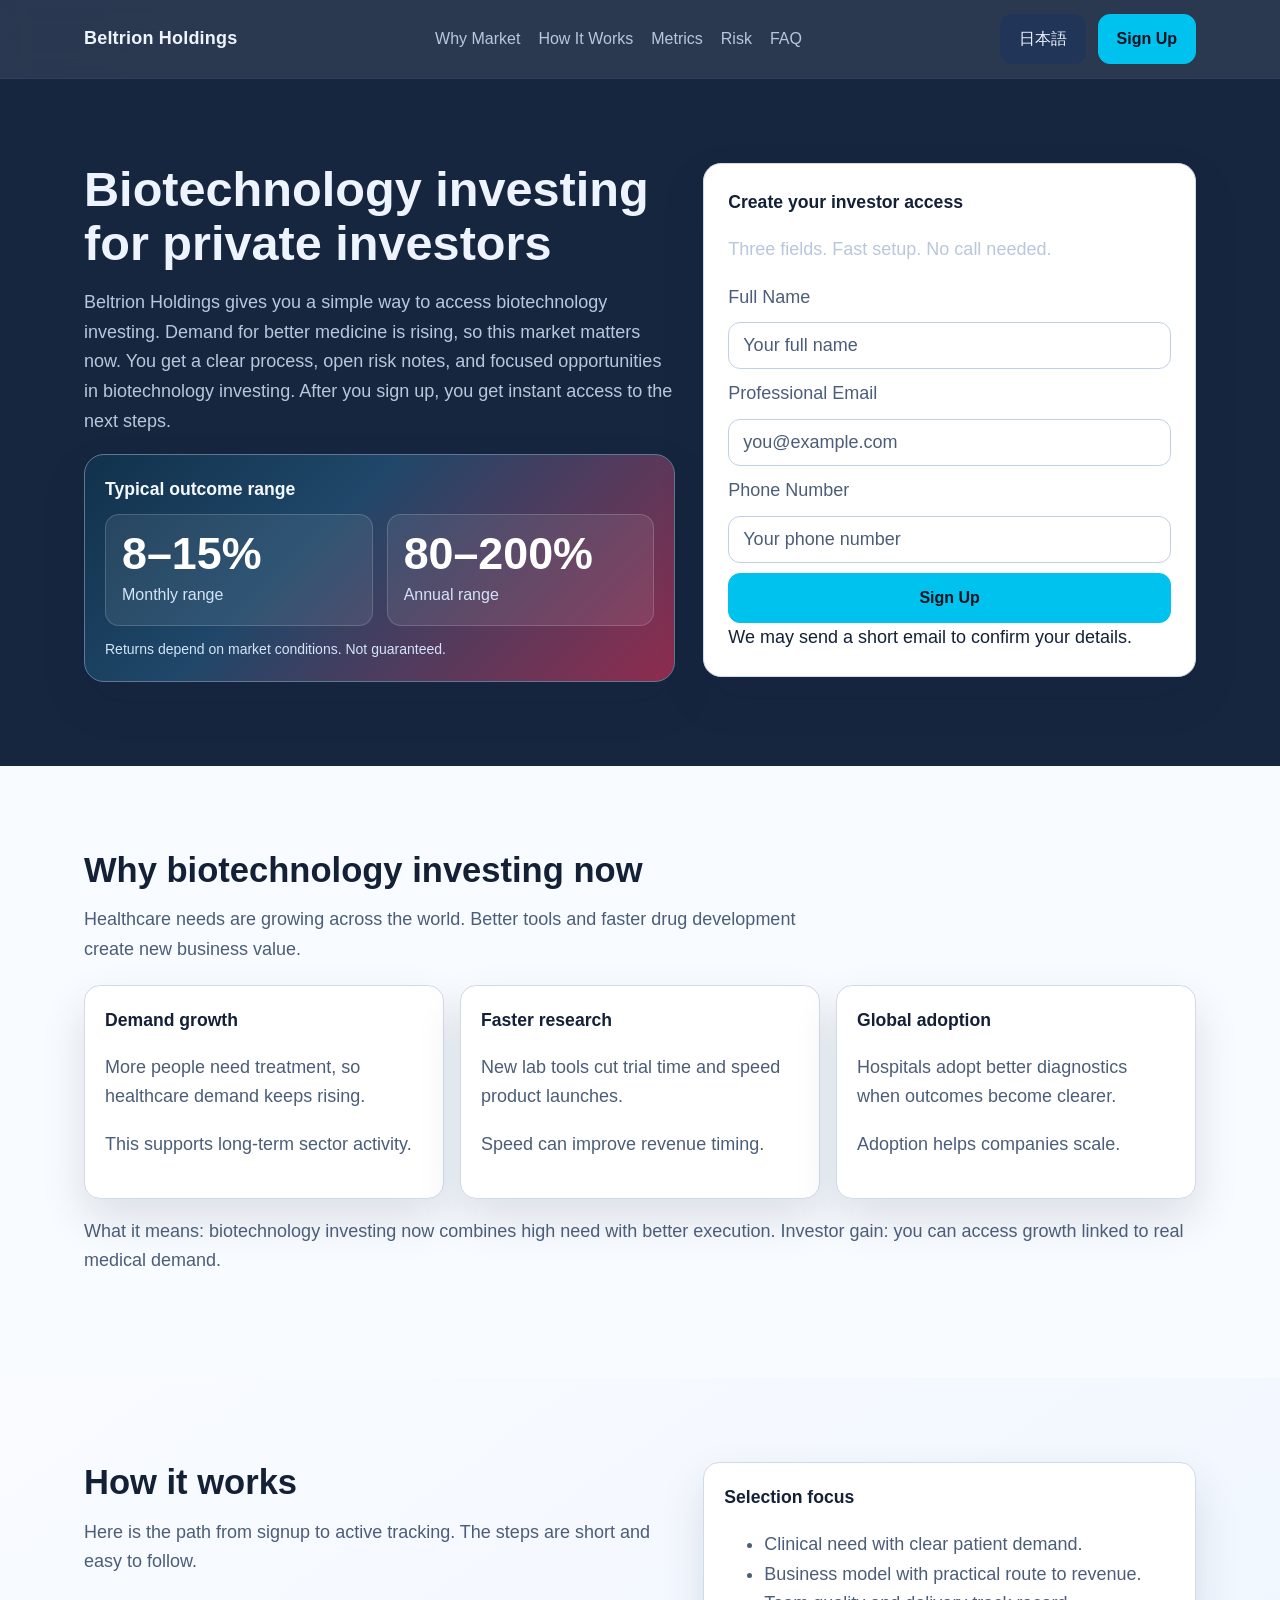
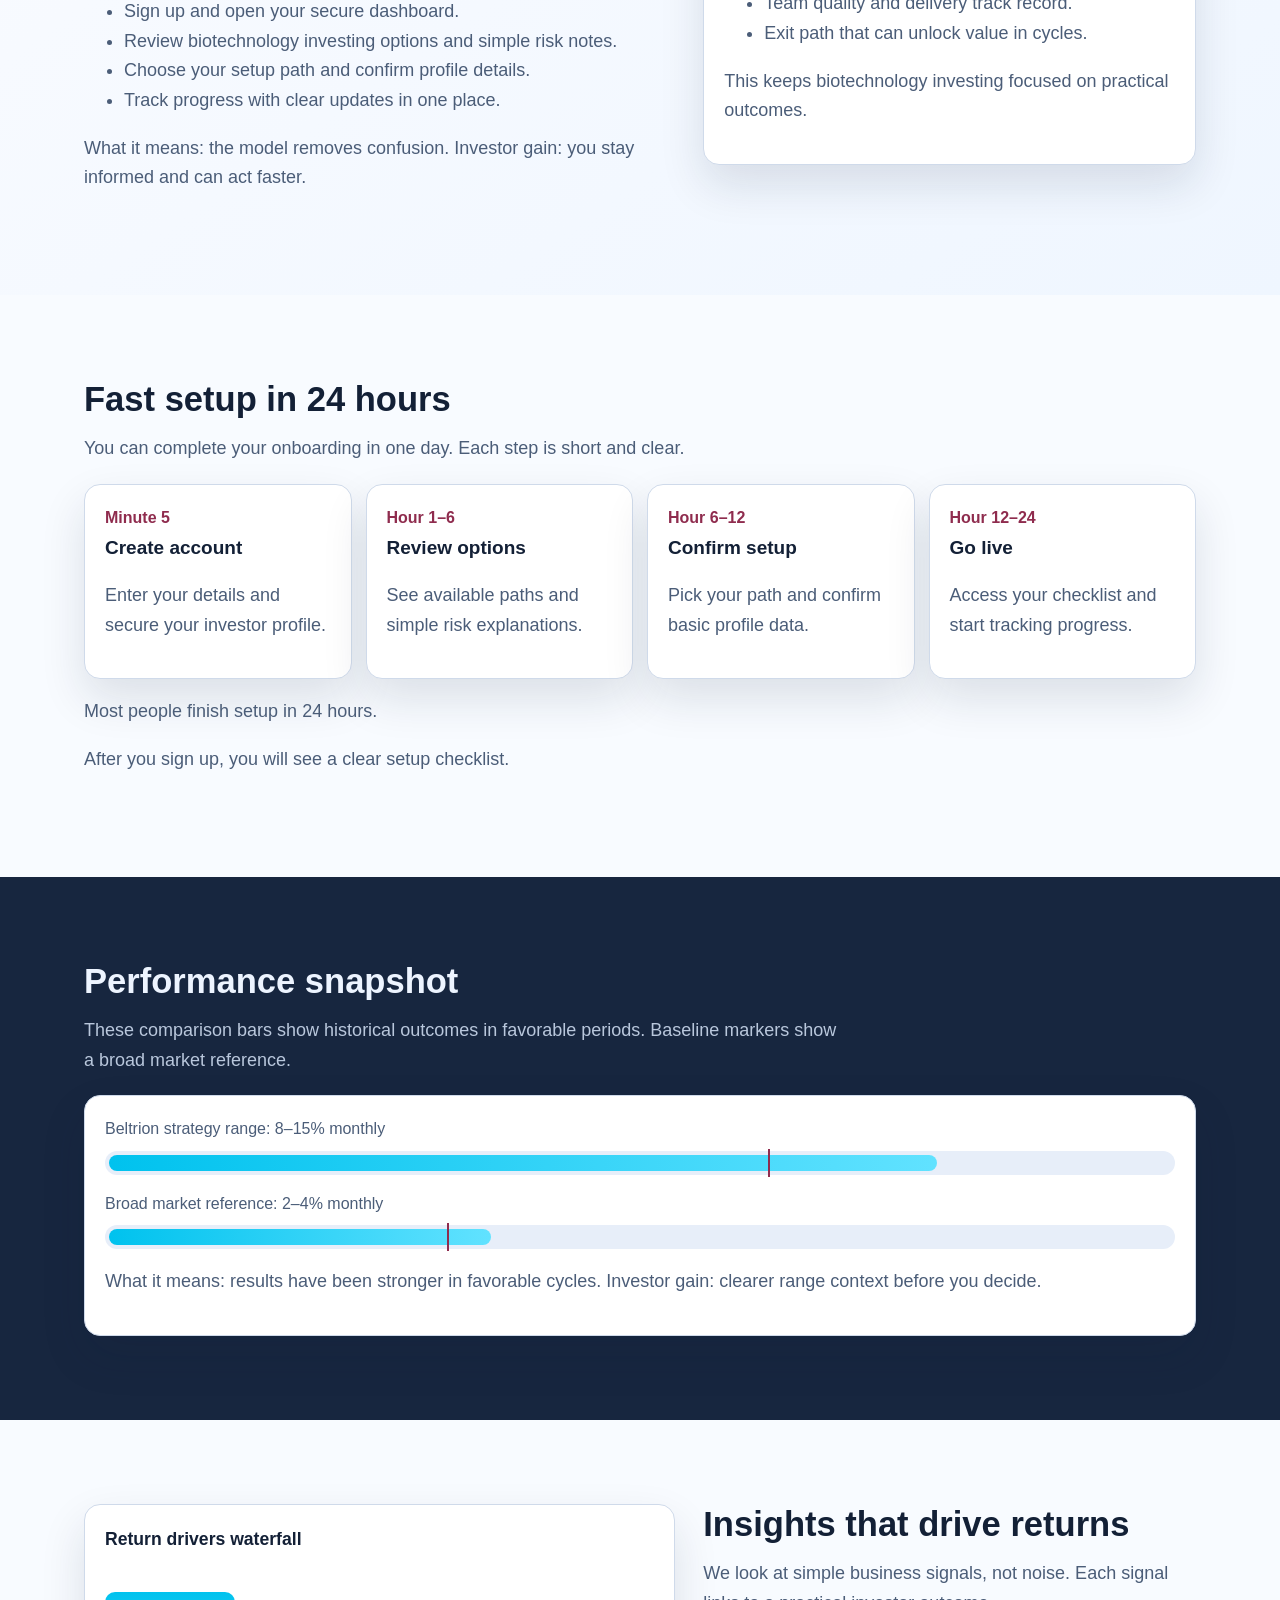
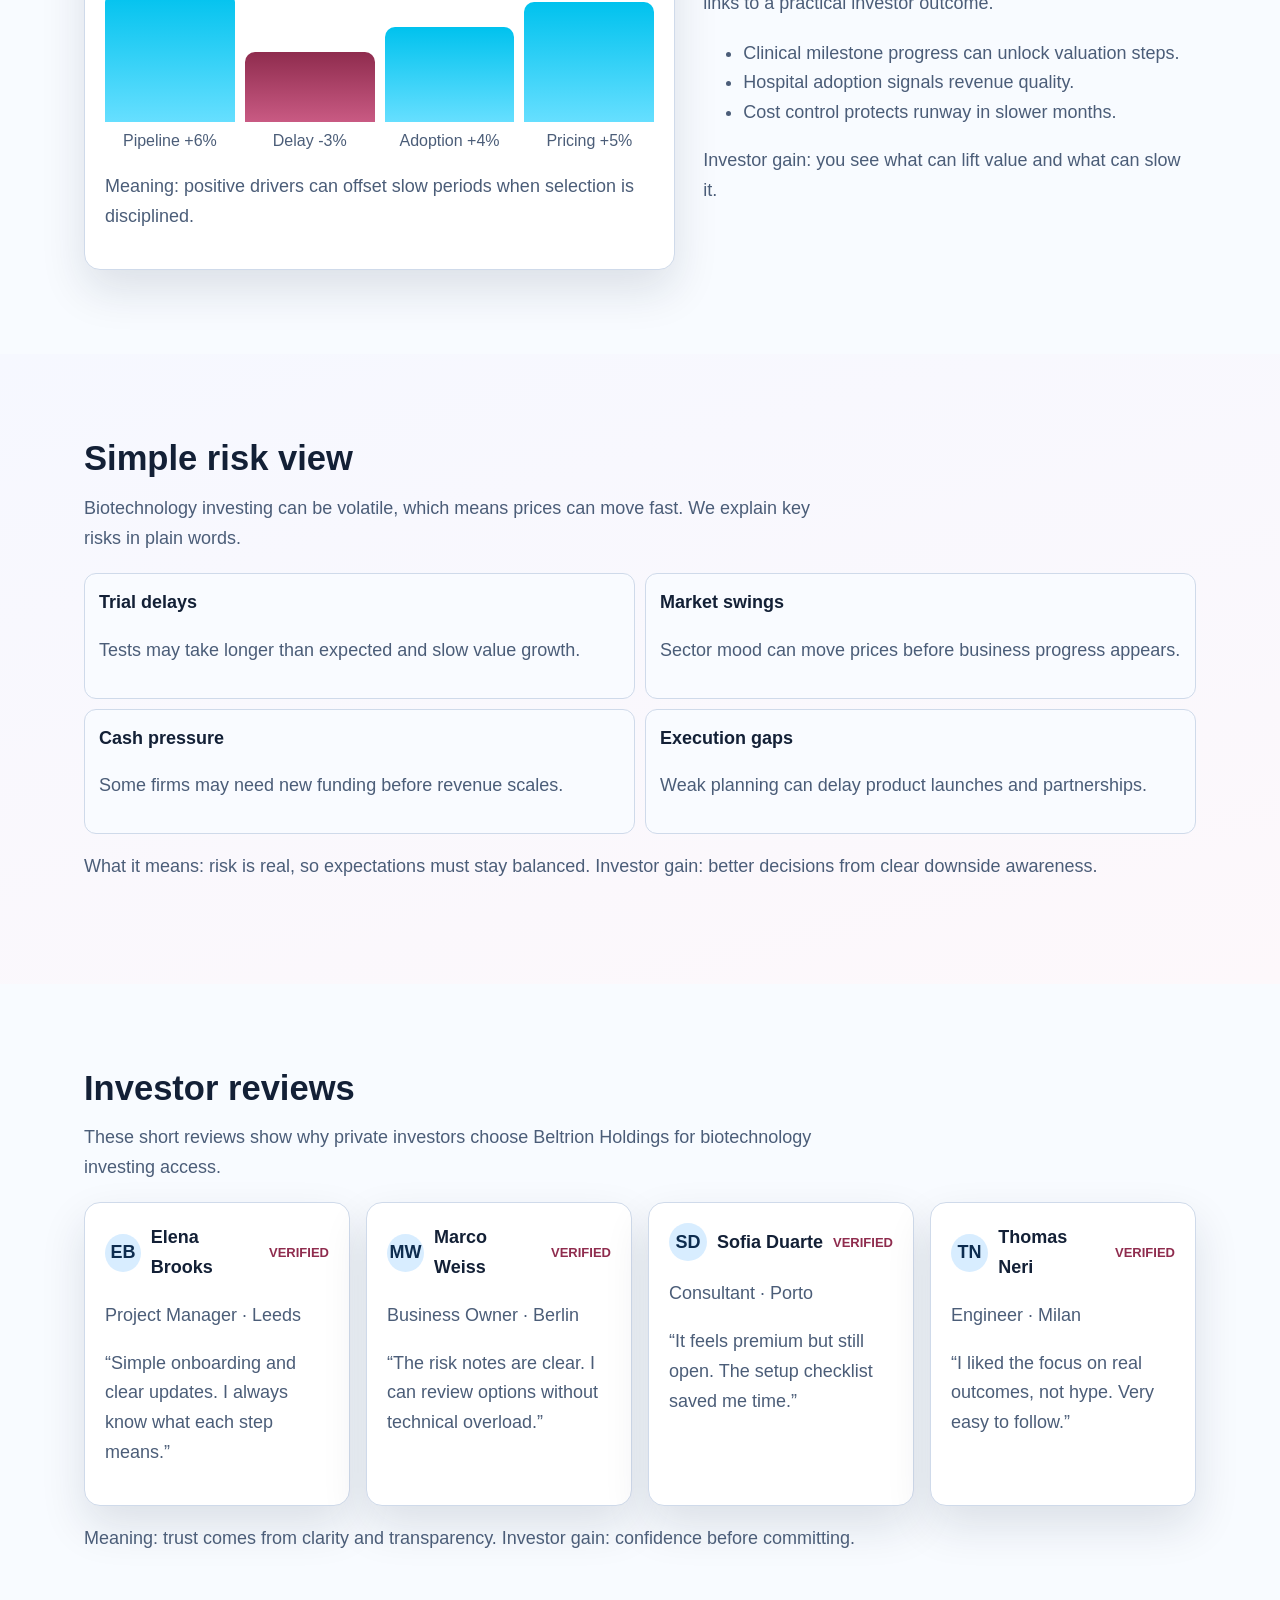
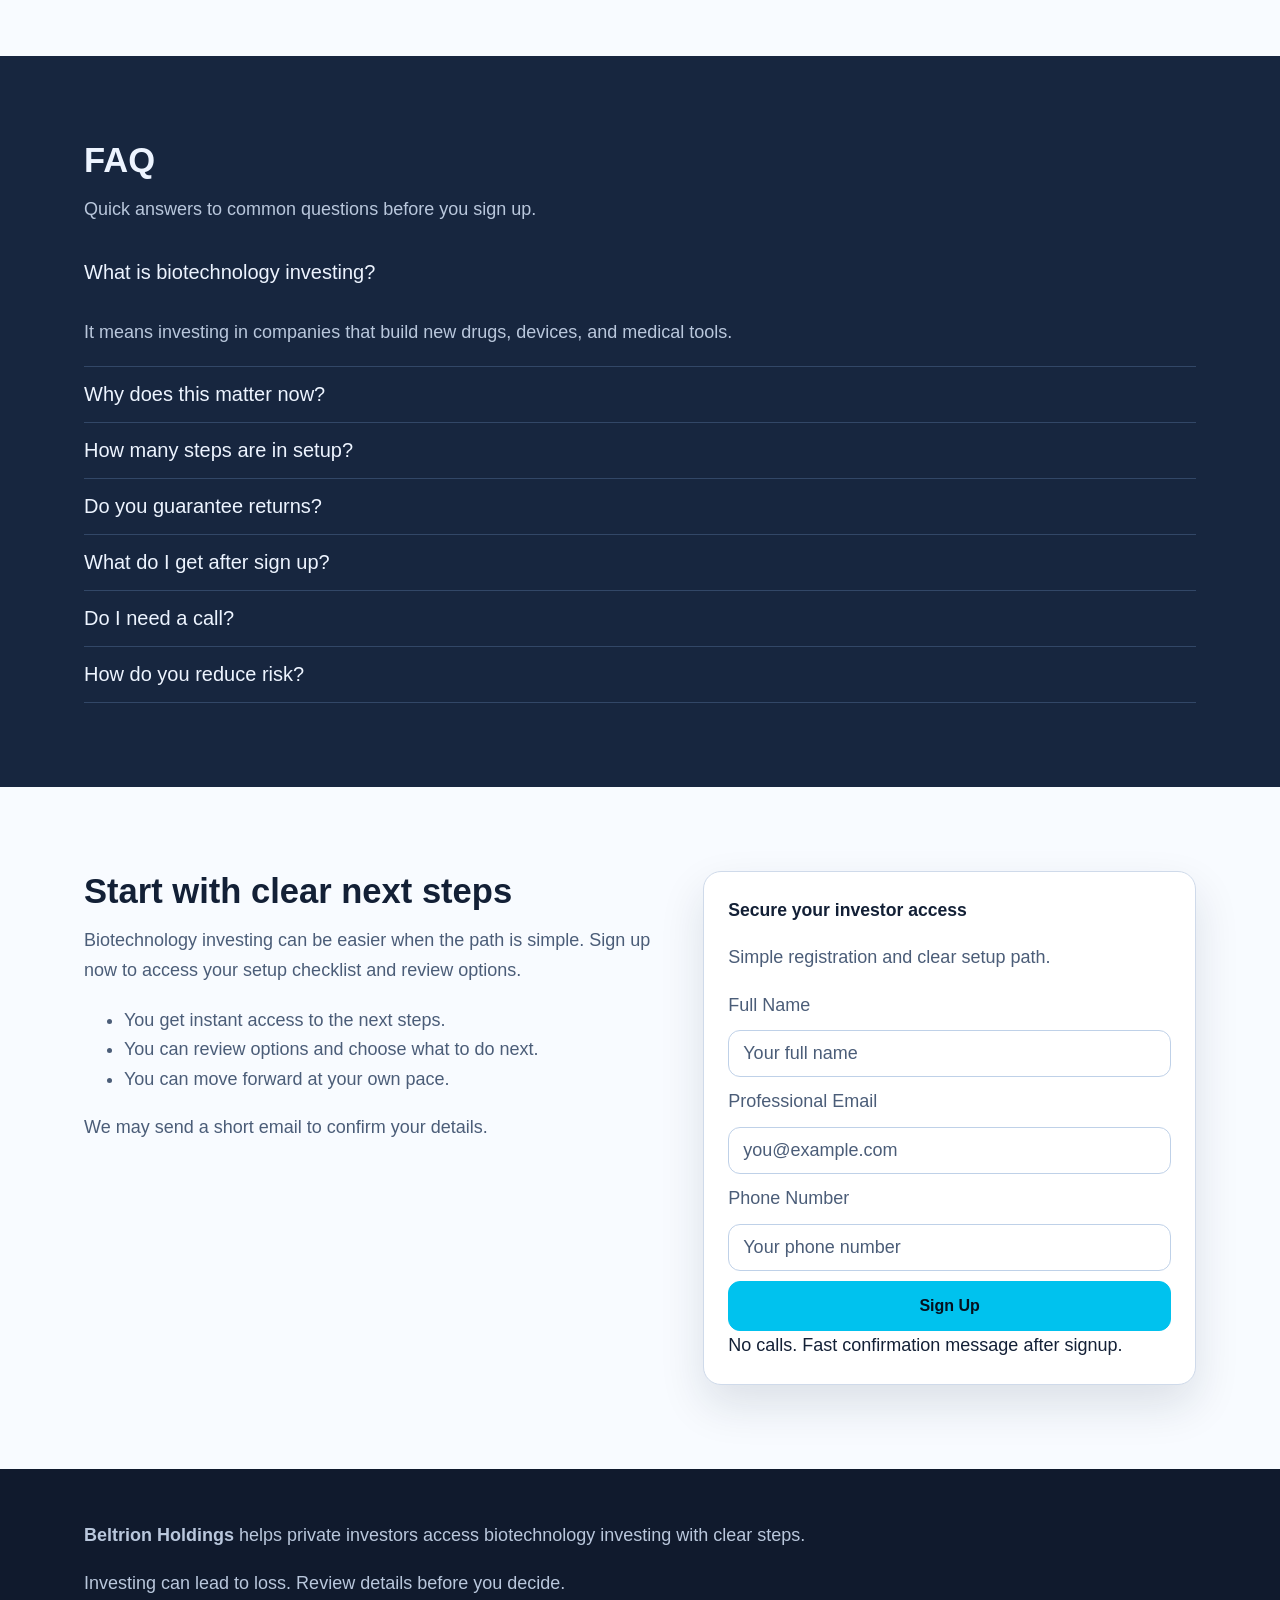
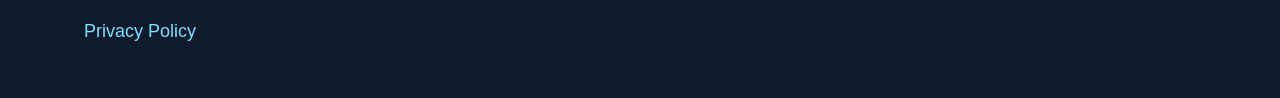
<file: jp/index.html>
<!-- DESIGN SEED: 5821 -->
<!doctype html>
<html lang="en">
<head>
  <meta charset="UTF-8" />
  <meta name="viewport" content="width=device-width, initial-scale=1.0" />
  <title>Beltrion Holdings | Biotechnology Investing for 日本語</title>
  <meta name="description" content="Beltrion Holdings helps private investors explore biotechnology investing with a simple process, clear risk notes, and fast signup steps for 日本語 visitors." />
  <link rel="canonical" href="https://beltrionholdings.com/jp/" />
  <link rel="alternate" hreflang="en" href="https://beltrionholdings.com/" />
  <link rel="alternate" hreflang="de" href="https://beltrionholdings.com/de/" />
  <link rel="alternate" hreflang="fr" href="https://beltrionholdings.com/fr/" />
  <link rel="alternate" hreflang="es" href="https://beltrionholdings.com/es/" />
  <link rel="alternate" hreflang="it" href="https://beltrionholdings.com/it/" />
  <link rel="alternate" hreflang="tr" href="https://beltrionholdings.com/tr/" />
  <link rel="alternate" hreflang="pt" href="https://beltrionholdings.com/pt/" />
  <link rel="alternate" hreflang="ja" href="https://beltrionholdings.com/jp/" />
  <link rel="alternate" hreflang="sk" href="https://beltrionholdings.com/sk/" />
  <link rel="alternate" hreflang="nl-BE" href="https://beltrionholdings.com/be/" />
  <meta property="og:title" content="Beltrion Holdings | Biotechnology Investing" />
  <meta property="og:description" content="Simple biotechnology investing access for private investors." />
  <meta property="og:type" content="website" />
  <meta property="og:url" content="https://beltrionholdings.com/jp/" />
  <meta property="og:image" content="https://beltrionholdings.com/assets/img/og-cover.jpg" />
  <meta name="twitter:card" content="summary_large_image" />
  <meta name="twitter:title" content="Beltrion Holdings | Biotechnology Investing" />
  <meta name="twitter:description" content="A simple way to review biotechnology investing opportunities." />
  <link rel="stylesheet" href="../assets/style.css" />
  <script type="application/ld+json">{"@context":"https://schema.org","@type":"Organization","name":"Beltrion Holdings","url":"https://beltrionholdings.com","logo":"https://beltrionholdings.com/assets/img/logo.png"}</script>
  <script type="application/ld+json">{"@context":"https://schema.org","@type":"WebSite","name":"Beltrion Holdings","url":"https://beltrionholdings.com/"}</script>
  <script type="application/ld+json">{"@context":"https://schema.org","@type":"FAQPage","mainEntity":[{"@type":"Question","name":"What is biotechnology investing?","acceptedAnswer":{"@type":"Answer","text":"Biotechnology investing means backing companies that build new medical treatments and health tools."}},{"@type":"Question","name":"What happens after sign up?","acceptedAnswer":{"@type":"Answer","text":"After you sign up, you get instant access to the next steps."}}]}</script>
  <script type="application/ld+json">{"@context":"https://schema.org","@type":"Review","reviewRating":{"@type":"Rating","ratingValue":"5"},"author":{"@type":"Person","name":"Elena Brooks"},"itemReviewed":{"@type":"Organization","name":"Beltrion Holdings"}}</script>
</head>
<body>
<div class="page-bg">
<header class="site-header">
  <div class="container">
    <a class="brand" href="../index.html">Beltrion Holdings</a>
    <nav class="main-nav" aria-label="Primary navigation">
      <a href="#market">Why Market</a><a href="#model">How It Works</a><a href="#metrics">Metrics</a><a href="#risk">Risk</a><a href="#faq">FAQ</a>
    </nav>
    <div class="header-right">
      <div class="lang-switcher">
        <button class="lang-active" aria-label="Open language list">日本語</button>
        <div class="lang-menu" role="menu"><a href="../index.html"><span class="flag"><svg viewBox="0 0 64 64" xmlns="http://www.w3.org/2000/svg"><rect width="64" height="64" fill="#012169"/><path d="M0 0 64 64M64 0 0 64" stroke="#fff" stroke-width="14"/><path d="M0 0 64 64M64 0 0 64" stroke="#C8102E" stroke-width="8"/><path d="M32 0v64M0 32h64" stroke="#fff" stroke-width="20"/><path d="M32 0v64M0 32h64" stroke="#C8102E" stroke-width="12"/></svg></span>English</a>
<a href="../de/index.html"><span class="flag"><svg viewBox="0 0 3 2" xmlns="http://www.w3.org/2000/svg"><rect width="3" height="2" fill="#ffce00"/><rect width="3" height="1.333" fill="#dd0000"/><rect width="3" height="0.666" fill="#000"/></svg></span>Deutsch</a>
<a href="../fr/index.html"><span class="flag"><svg viewBox="0 0 3 2" xmlns="http://www.w3.org/2000/svg"><rect width="1" height="2" fill="#0055A4"/><rect x="1" width="1" height="2" fill="#fff"/><rect x="2" width="1" height="2" fill="#EF4135"/></svg></span>Français</a>
<a href="../es/index.html"><span class="flag"><svg viewBox="0 0 3 2" xmlns="http://www.w3.org/2000/svg"><rect width="3" height="2" fill="#AA151B"/><rect y="0.5" width="3" height="1" fill="#F1BF00"/></svg></span>Español</a>
<a href="../it/index.html"><span class="flag"><svg viewBox="0 0 3 2" xmlns="http://www.w3.org/2000/svg"><rect width="1" height="2" fill="#009246"/><rect x="1" width="1" height="2" fill="#fff"/><rect x="2" width="1" height="2" fill="#CE2B37"/></svg></span>Italiano</a>
<a href="../tr/index.html"><span class="flag"><svg viewBox="0 0 28 20" xmlns="http://www.w3.org/2000/svg"><rect width="28" height="20" fill="#E30A17"/><circle cx="11" cy="10" r="5" fill="#fff"/><circle cx="12.5" cy="10" r="4" fill="#E30A17"/><polygon points="17,10 21,8.5 21,11.5" fill="#fff"/></svg></span>Türkçe</a>
<a href="../pt/index.html"><span class="flag"><svg viewBox="0 0 3 2" xmlns="http://www.w3.org/2000/svg"><rect width="1.2" height="2" fill="#006600"/><rect x="1.2" width="1.8" height="2" fill="#FF0000"/></svg></span>Português</a>
<a href="../jp/index.html"><span class="flag"><svg viewBox="0 0 3 2" xmlns="http://www.w3.org/2000/svg"><rect width="3" height="2" fill="#fff"/><circle cx="1.5" cy="1" r="0.5" fill="#BC002D"/></svg></span>日本語</a>
<a href="../sk/index.html"><span class="flag"><svg viewBox="0 0 3 2" xmlns="http://www.w3.org/2000/svg"><rect width="3" height="2" fill="#EE1C25"/><rect width="3" height="1.333" fill="#0B4EA2"/><rect width="3" height="0.666" fill="#fff"/></svg></span>Slovak</a>
<a href="../be/index.html"><span class="flag"><svg viewBox="0 0 3 2" xmlns="http://www.w3.org/2000/svg"><rect width="1" height="2" fill="#000"/><rect x="1" width="1" height="2" fill="#FFD90C"/><rect x="2" width="1" height="2" fill="#EF3340"/></svg></span>Nederlands (BE)</a></div>
      </div>
      <a href="#signup-final" class="cta-btn">Sign Up</a>
      <button class="burger" aria-label="Open menu">Menu</button>
    </div>
  </div>
</header>

<div class="mobile-drawer" aria-hidden="true">
  <div class="drawer-backdrop"></div>
  <aside class="drawer-panel" aria-label="Mobile menu">
    <div class="drawer-top"><strong>Menu</strong><button class="drawer-close" aria-label="Close menu">X</button></div>
    <nav class="drawer-nav">
      <a href="#market">Why Market</a><a href="#model">How It Works</a><a href="#metrics">Metrics</a><a href="#risk">Risk</a><a href="#faq">FAQ</a>
    </nav>
    <div class="lang-switcher">
      <button class="lang-active" aria-label="Open language list">日本語</button>
      <div class="lang-menu" role="menu"><a href="../index.html"><span class="flag"><svg viewBox="0 0 64 64" xmlns="http://www.w3.org/2000/svg"><rect width="64" height="64" fill="#012169"/><path d="M0 0 64 64M64 0 0 64" stroke="#fff" stroke-width="14"/><path d="M0 0 64 64M64 0 0 64" stroke="#C8102E" stroke-width="8"/><path d="M32 0v64M0 32h64" stroke="#fff" stroke-width="20"/><path d="M32 0v64M0 32h64" stroke="#C8102E" stroke-width="12"/></svg></span>English</a>
<a href="../de/index.html"><span class="flag"><svg viewBox="0 0 3 2" xmlns="http://www.w3.org/2000/svg"><rect width="3" height="2" fill="#ffce00"/><rect width="3" height="1.333" fill="#dd0000"/><rect width="3" height="0.666" fill="#000"/></svg></span>Deutsch</a>
<a href="../fr/index.html"><span class="flag"><svg viewBox="0 0 3 2" xmlns="http://www.w3.org/2000/svg"><rect width="1" height="2" fill="#0055A4"/><rect x="1" width="1" height="2" fill="#fff"/><rect x="2" width="1" height="2" fill="#EF4135"/></svg></span>Français</a>
<a href="../es/index.html"><span class="flag"><svg viewBox="0 0 3 2" xmlns="http://www.w3.org/2000/svg"><rect width="3" height="2" fill="#AA151B"/><rect y="0.5" width="3" height="1" fill="#F1BF00"/></svg></span>Español</a>
<a href="../it/index.html"><span class="flag"><svg viewBox="0 0 3 2" xmlns="http://www.w3.org/2000/svg"><rect width="1" height="2" fill="#009246"/><rect x="1" width="1" height="2" fill="#fff"/><rect x="2" width="1" height="2" fill="#CE2B37"/></svg></span>Italiano</a>
<a href="../tr/index.html"><span class="flag"><svg viewBox="0 0 28 20" xmlns="http://www.w3.org/2000/svg"><rect width="28" height="20" fill="#E30A17"/><circle cx="11" cy="10" r="5" fill="#fff"/><circle cx="12.5" cy="10" r="4" fill="#E30A17"/><polygon points="17,10 21,8.5 21,11.5" fill="#fff"/></svg></span>Türkçe</a>
<a href="../pt/index.html"><span class="flag"><svg viewBox="0 0 3 2" xmlns="http://www.w3.org/2000/svg"><rect width="1.2" height="2" fill="#006600"/><rect x="1.2" width="1.8" height="2" fill="#FF0000"/></svg></span>Português</a>
<a href="../jp/index.html"><span class="flag"><svg viewBox="0 0 3 2" xmlns="http://www.w3.org/2000/svg"><rect width="3" height="2" fill="#fff"/><circle cx="1.5" cy="1" r="0.5" fill="#BC002D"/></svg></span>日本語</a>
<a href="../sk/index.html"><span class="flag"><svg viewBox="0 0 3 2" xmlns="http://www.w3.org/2000/svg"><rect width="3" height="2" fill="#EE1C25"/><rect width="3" height="1.333" fill="#0B4EA2"/><rect width="3" height="0.666" fill="#fff"/></svg></span>Slovak</a>
<a href="../be/index.html"><span class="flag"><svg viewBox="0 0 3 2" xmlns="http://www.w3.org/2000/svg"><rect width="1" height="2" fill="#000"/><rect x="1" width="1" height="2" fill="#FFD90C"/><rect x="2" width="1" height="2" fill="#EF3340"/></svg></span>Nederlands (BE)</a></div>
    </div>
    <p></p>
    <a href="#signup-final" class="cta-btn">Sign Up</a>
  </aside>
</div>

<main>
<section class="section dark" id="hero">
  <div class="container hero-grid">
    <div class="reveal">
      <h1>Biotechnology investing for private investors</h1>
      <p>Beltrion Holdings gives you a simple way to access biotechnology investing. Demand for better medicine is rising, so this market matters now. You get a clear process, open risk notes, and focused opportunities in biotechnology investing. After you sign up, you get instant access to the next steps.</p>
      <div class="performance-panel">
        <h3>Typical outcome range</h3>
        <div class="performance-grid">
          <div class="performance-metric"><div class="metric-value">8–15%</div><div class="metric-label">Monthly range</div></div>
          <div class="performance-metric"><div class="metric-value">80–200%</div><div class="metric-label">Annual range</div></div>
        </div>
        <div class="micro-note">Returns depend on market conditions. Not guaranteed.</div>
      </div>
    </div>
    <form class="form-card reveal" aria-label="Hero lead form">
      <h3 class="form-title">Create your investor access</h3>
      <p class="form-sub">Three fields. Fast setup. No call needed.</p>
      <div class="form-stack">
        <label for="name1">Full Name</label><input id="name1" name="name" placeholder="Your full name" required />
        <label for="email1">Professional Email</label><input id="email1" type="email" name="email" placeholder="you@example.com" required />
        <label for="phone1">Phone Number</label><input id="phone1" name="phone" placeholder="Your phone number" required />
        <button type="submit" class="cta-btn">Sign Up</button>
      </div>
      <small>We may send a short email to confirm your details.</small>
    </form>
  </div>
</section>

<section class="section light" id="market">
  <div class="container reveal">
    <h2>Why biotechnology investing now</h2>
    <p class="section-intro">Healthcare needs are growing across the world. Better tools and faster drug development create new business value.</p>
    <div class="grid-3">
      <article class="card"><h3>Demand growth</h3><p>More people need treatment, so healthcare demand keeps rising.</p><p class="muted">This supports long-term sector activity.</p></article>
      <article class="card"><h3>Faster research</h3><p>New lab tools cut trial time and speed product launches.</p><p class="muted">Speed can improve revenue timing.</p></article>
      <article class="card"><h3>Global adoption</h3><p>Hospitals adopt better diagnostics when outcomes become clearer.</p><p class="muted">Adoption helps companies scale.</p></article>
    </div>
    <p>What it means: biotechnology investing now combines high need with better execution. Investor gain: you can access growth linked to real medical demand.</p>
  </div>
</section>

<section class="section light" id="model" style="background:linear-gradient(145deg,#f9fbff,#eff6ff);">
  <div class="container split-2 reveal">
    <div>
      <h2>How it works</h2>
      <p class="section-intro">Here is the path from signup to active tracking. The steps are short and easy to follow.</p>
      <ul>
        <li>Sign up and open your secure dashboard.</li>
        <li>Review biotechnology investing options and simple risk notes.</li>
        <li>Choose your setup path and confirm profile details.</li>
        <li>Track progress with clear updates in one place.</li>
      </ul>
      <p>What it means: the model removes confusion. Investor gain: you stay informed and can act faster.</p>
    </div>
    <div class="card">
      <h3>Selection focus</h3>
      <ul>
        <li>Clinical need with clear patient demand.</li>
        <li>Business model with practical route to revenue.</li>
        <li>Team quality and delivery track record.</li>
        <li>Exit path that can unlock value in cycles.</li>
      </ul>
      <p>This keeps biotechnology investing focused on practical outcomes.</p>
    </div>
  </div>
</section>

<section class="section light" id="process">
  <div class="container reveal">
    <h2>Fast setup in 24 hours</h2>
    <p class="section-intro">You can complete your onboarding in one day. Each step is short and clear.</p>
    <div class="steps">
      <article class="card"><div class="step-time">Minute 5</div><div class="step-title">Create account</div><p>Enter your details and secure your investor profile.</p></article>
      <article class="card"><div class="step-time">Hour 1–6</div><div class="step-title">Review options</div><p>See available paths and simple risk explanations.</p></article>
      <article class="card"><div class="step-time">Hour 6–12</div><div class="step-title">Confirm setup</div><p>Pick your path and confirm basic profile data.</p></article>
      <article class="card"><div class="step-time">Hour 12–24</div><div class="step-title">Go live</div><p>Access your checklist and start tracking progress.</p></article>
    </div>
    <p>Most people finish setup in 24 hours.</p>
    <p>After you sign up, you will see a clear setup checklist.</p>
  </div>
</section>

<section class="section dark" id="metrics">
  <div class="container reveal">
    <h2>Performance snapshot</h2>
    <p class="section-intro">These comparison bars show historical outcomes in favorable periods. Baseline markers show a broad market reference.</p>
    <div class="card compare-bars">
      <div class="row"><div class="bar-title">Beltrion strategy range: 8–15% monthly</div><div class="bar-wrap"><div class="bar-baseline" aria-hidden="true"></div><div class="bar-fill" style="width:78%"></div></div></div>
      <div class="row"><div class="bar-title">Broad market reference: 2–4% monthly</div><div class="bar-wrap"><div class="bar-baseline" aria-hidden="true" style="left:32%"></div><div class="bar-fill" style="width:36%"></div></div></div>
      <p>What it means: results have been stronger in favorable cycles. Investor gain: clearer range context before you decide.</p>
    </div>
  </div>
</section>

<section class="section light" id="insights">
  <div class="container split-2 reveal">
    <div class="card">
      <h3>Return drivers waterfall</h3>
      <div class="waterfall">
        <div class="drop good"><div class="drop-bar" style="height:130px"></div><span>Pipeline +6%</span></div>
        <div class="drop"><div class="drop-bar" style="height:70px"></div><span>Delay -3%</span></div>
        <div class="drop good"><div class="drop-bar" style="height:95px"></div><span>Adoption +4%</span></div>
        <div class="drop good"><div class="drop-bar" style="height:120px"></div><span>Pricing +5%</span></div>
      </div>
      <p>Meaning: positive drivers can offset slow periods when selection is disciplined.</p>
    </div>
    <div>
      <h2>Insights that drive returns</h2>
      <p class="section-intro">We look at simple business signals, not noise. Each signal links to a practical investor outcome.</p>
      <ul>
        <li>Clinical milestone progress can unlock valuation steps.</li>
        <li>Hospital adoption signals revenue quality.</li>
        <li>Cost control protects runway in slower months.</li>
      </ul>
      <p>Investor gain: you see what can lift value and what can slow it.</p>
    </div>
  </div>
</section>

<section class="section light" id="risk" style="background:linear-gradient(165deg,#f6f8ff,#fdf8fb);">
  <div class="container reveal">
    <h2>Simple risk view</h2>
    <p class="section-intro">Biotechnology investing can be volatile, which means prices can move fast. We explain key risks in plain words.</p>
    <div class="risk-matrix">
      <article class="cell"><strong>Trial delays</strong><p>Tests may take longer than expected and slow value growth.</p></article>
      <article class="cell"><strong>Market swings</strong><p>Sector mood can move prices before business progress appears.</p></article>
      <article class="cell"><strong>Cash pressure</strong><p>Some firms may need new funding before revenue scales.</p></article>
      <article class="cell"><strong>Execution gaps</strong><p>Weak planning can delay product launches and partnerships.</p></article>
    </div>
    <p>What it means: risk is real, so expectations must stay balanced. Investor gain: better decisions from clear downside awareness.</p>
  </div>
</section>

<section class="section light" id="reviews">
  <div class="container reveal">
    <h2>Investor reviews</h2>
    <p class="section-intro">These short reviews show why private investors choose Beltrion Holdings for biotechnology investing access.</p>
    <div class="grid-4">
      <article class="card"><div class="review-head"><span class="avatar">EB</span><strong>Elena Brooks</strong><span class="verified">VERIFIED</span></div><p class="muted">Project Manager · Leeds</p><p>“Simple onboarding and clear updates. I always know what each step means.”</p></article>
      <article class="card"><div class="review-head"><span class="avatar">MW</span><strong>Marco Weiss</strong><span class="verified">VERIFIED</span></div><p class="muted">Business Owner · Berlin</p><p>“The risk notes are clear. I can review options without technical overload.”</p></article>
      <article class="card"><div class="review-head"><span class="avatar">SD</span><strong>Sofia Duarte</strong><span class="verified">VERIFIED</span></div><p class="muted">Consultant · Porto</p><p>“It feels premium but still open. The setup checklist saved me time.”</p></article>
      <article class="card"><div class="review-head"><span class="avatar">TN</span><strong>Thomas Neri</strong><span class="verified">VERIFIED</span></div><p class="muted">Engineer · Milan</p><p>“I liked the focus on real outcomes, not hype. Very easy to follow.”</p></article>
    </div>
    <p>Meaning: trust comes from clarity and transparency. Investor gain: confidence before committing.</p>
  </div>
</section>

<section class="section dark" id="faq">
  <div class="container reveal">
    <h2>FAQ</h2>
    <p class="section-intro">Quick answers to common questions before you sign up.</p>
    <div class="faq-item open"><button class="faq-q">What is biotechnology investing?</button><div class="faq-answer"><p>It means investing in companies that build new drugs, devices, and medical tools.</p></div></div>
    <div class="faq-item"><button class="faq-q">Why does this matter now?</button><div class="faq-answer"><p>Healthcare demand is rising, and technology now speeds research and patient access.</p></div></div>
    <div class="faq-item"><button class="faq-q">How many steps are in setup?</button><div class="faq-answer"><p>Four clear steps. Most people finish setup in 24 hours.</p></div></div>
    <div class="faq-item"><button class="faq-q">Do you guarantee returns?</button><div class="faq-answer"><p>No. Returns depend on market conditions and are never guaranteed.</p></div></div>
    <div class="faq-item"><button class="faq-q">What do I get after sign up?</button><div class="faq-answer"><p>After you sign up, you can review the options and choose what to do next.</p></div></div>
    <div class="faq-item"><button class="faq-q">Do I need a call?</button><div class="faq-answer"><p>No call is required. The journey is handled inside the platform.</p></div></div>
    <div class="faq-item"><button class="faq-q">How do you reduce risk?</button><div class="faq-answer"><p>We focus on selection discipline, clear tracking, and simple risk communication.</p></div></div>
  </div>
</section>

<section class="section light" id="signup-final">
  <div class="container split-2 reveal">
    <div>
      <h2>Start with clear next steps</h2>
      <p class="section-intro">Biotechnology investing can be easier when the path is simple. Sign up now to access your setup checklist and review options.</p>
      <ul>
        <li>You get instant access to the next steps.</li>
        <li>You can review options and choose what to do next.</li>
        <li>You can move forward at your own pace.</li>
      </ul>
      <p>We may send a short email to confirm your details.</p>
    </div>
    <form class="form-card" aria-label="Final lead form">
      <h3 class="form-title">Secure your investor access</h3>
      <p class="form-sub">Simple registration and clear setup path.</p>
      <div class="form-stack">
        <label for="name2">Full Name</label><input id="name2" name="name" placeholder="Your full name" required />
        <label for="email2">Professional Email</label><input id="email2" type="email" name="email" placeholder="you@example.com" required />
        <label for="phone2">Phone Number</label><input id="phone2" name="phone" placeholder="Your phone number" required />
        <button type="submit" class="cta-btn">Sign Up</button>
      </div>
      <small>No calls. Fast confirmation message after signup.</small>
    </form>
  </div>
</section>
</main>

<footer>
  <div class="container">
    <p><strong>Beltrion Holdings</strong> helps private investors access biotechnology investing with clear steps.</p>
    <p class="footer-copy">Investing can lead to loss. Review details before you decide.</p>
    <p><a href="#" data-open-privacy>Privacy Policy</a></p>
  </div>
</footer>

<div class="modal" id="privacy-modal" aria-modal="true" role="dialog" aria-label="Privacy Policy">
  <div class="modal-backdrop" data-close-privacy></div>
  <div class="modal-box">
    <button class="modal-close-x" data-close-privacy aria-label="Close privacy modal">×</button>
    <h2>Privacy Policy</h2>
    <p><strong>Introduction:</strong> We explain how we handle your personal data in clear terms.</p>
    <p><strong>Data collection:</strong> We collect your name, email, and phone when you sign up.</p>
    <p><strong>Legal basis:</strong> We process data to provide service access and meet legal duties.</p>
    <p><strong>Cookies:</strong> We use cookies to keep the site secure and improve usability.</p>
    <p><strong>Retention:</strong> We keep data only as long as needed for service and records.</p>
    <p><strong>Third-party sharing:</strong> We share limited data with trusted service providers only.</p>
    <p><strong>Security:</strong> We use technical and organizational controls to protect your data.</p>
    <p><strong>User rights:</strong> You can ask to access, correct, or delete personal data.</p>
    <p><strong>International transfers:</strong> Data may be processed outside your country with safeguards.</p>
    <p><strong>Industry risk disclosure:</strong> Investing in biotechnology can lead to partial or full loss.</p>
    <p><strong>Contact:</strong> Email privacy@beltrionholdings.com for privacy questions.</p>
    <div class="modal-footer"><button class="cta-btn" data-close-privacy>Close</button></div>
  </div>
</div>
</div>
<script src="../assets/app.js" defer></script>
</body>
</html>
</file>
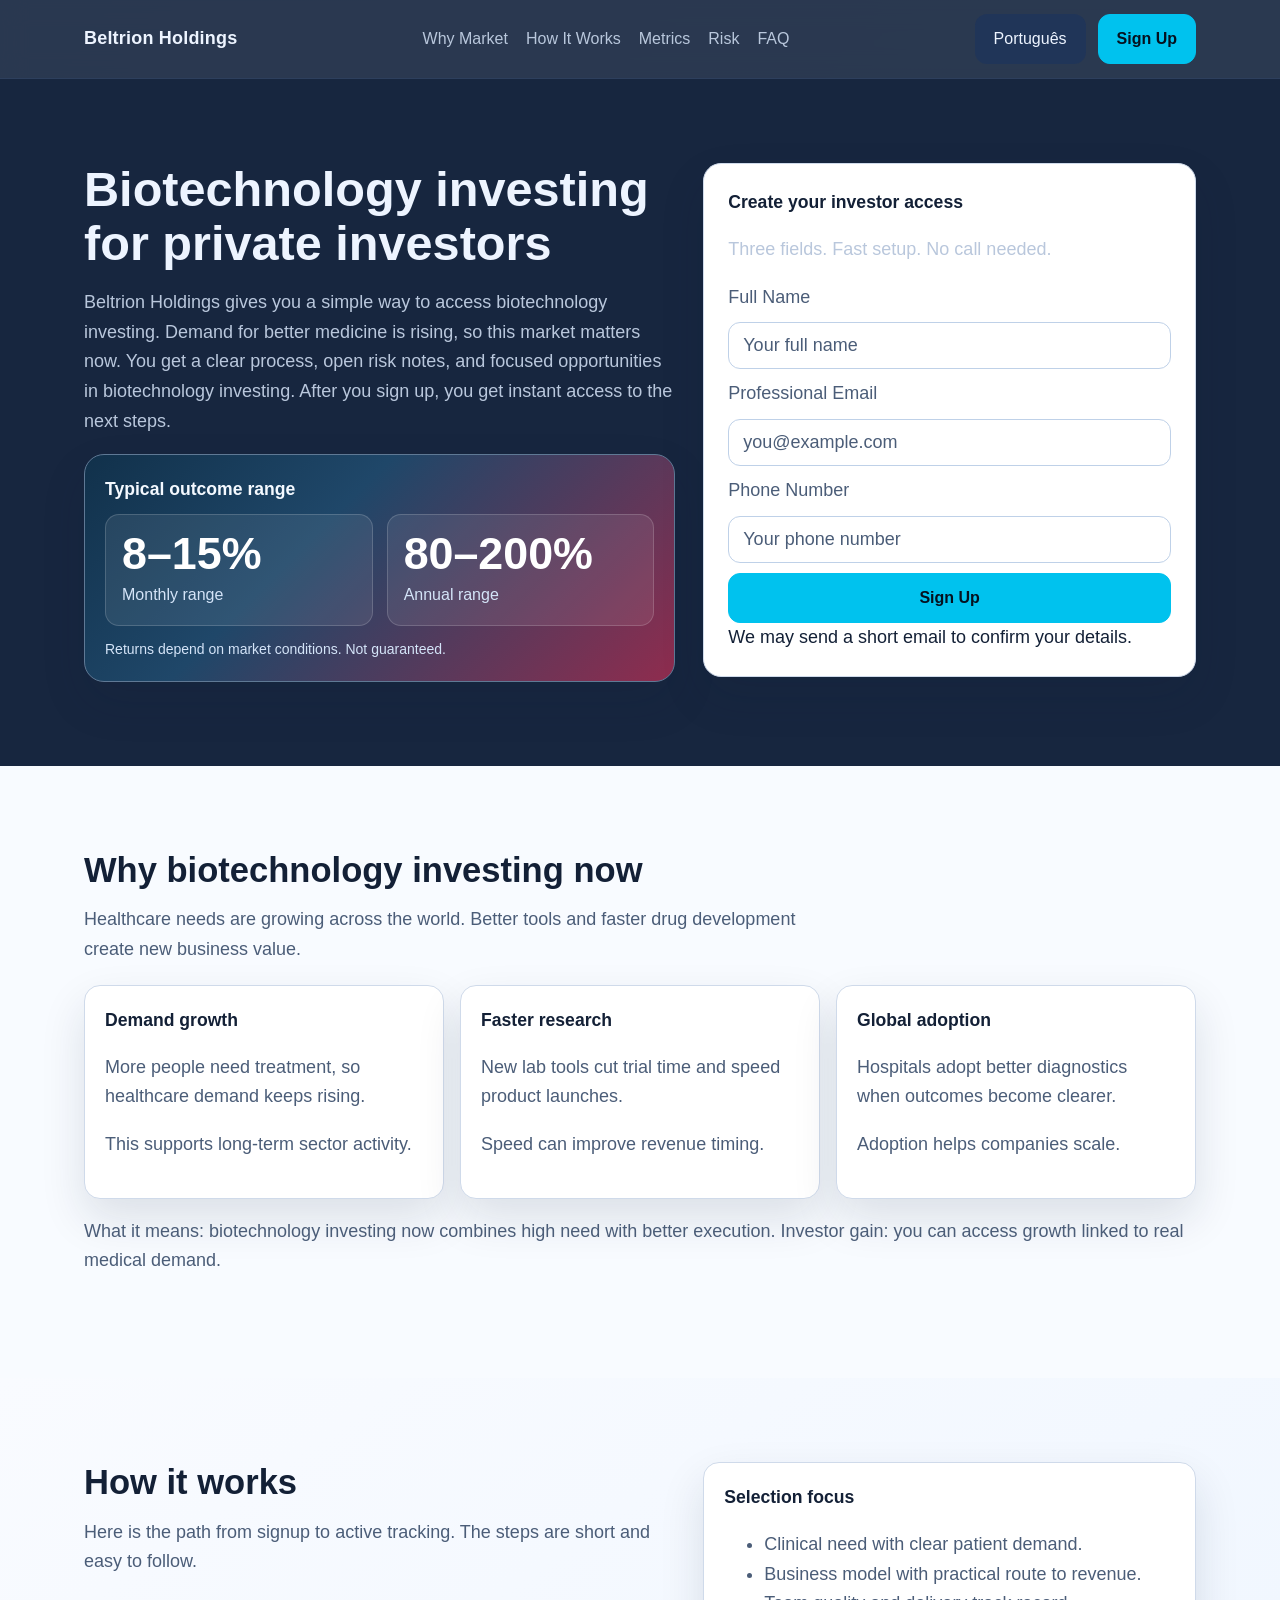
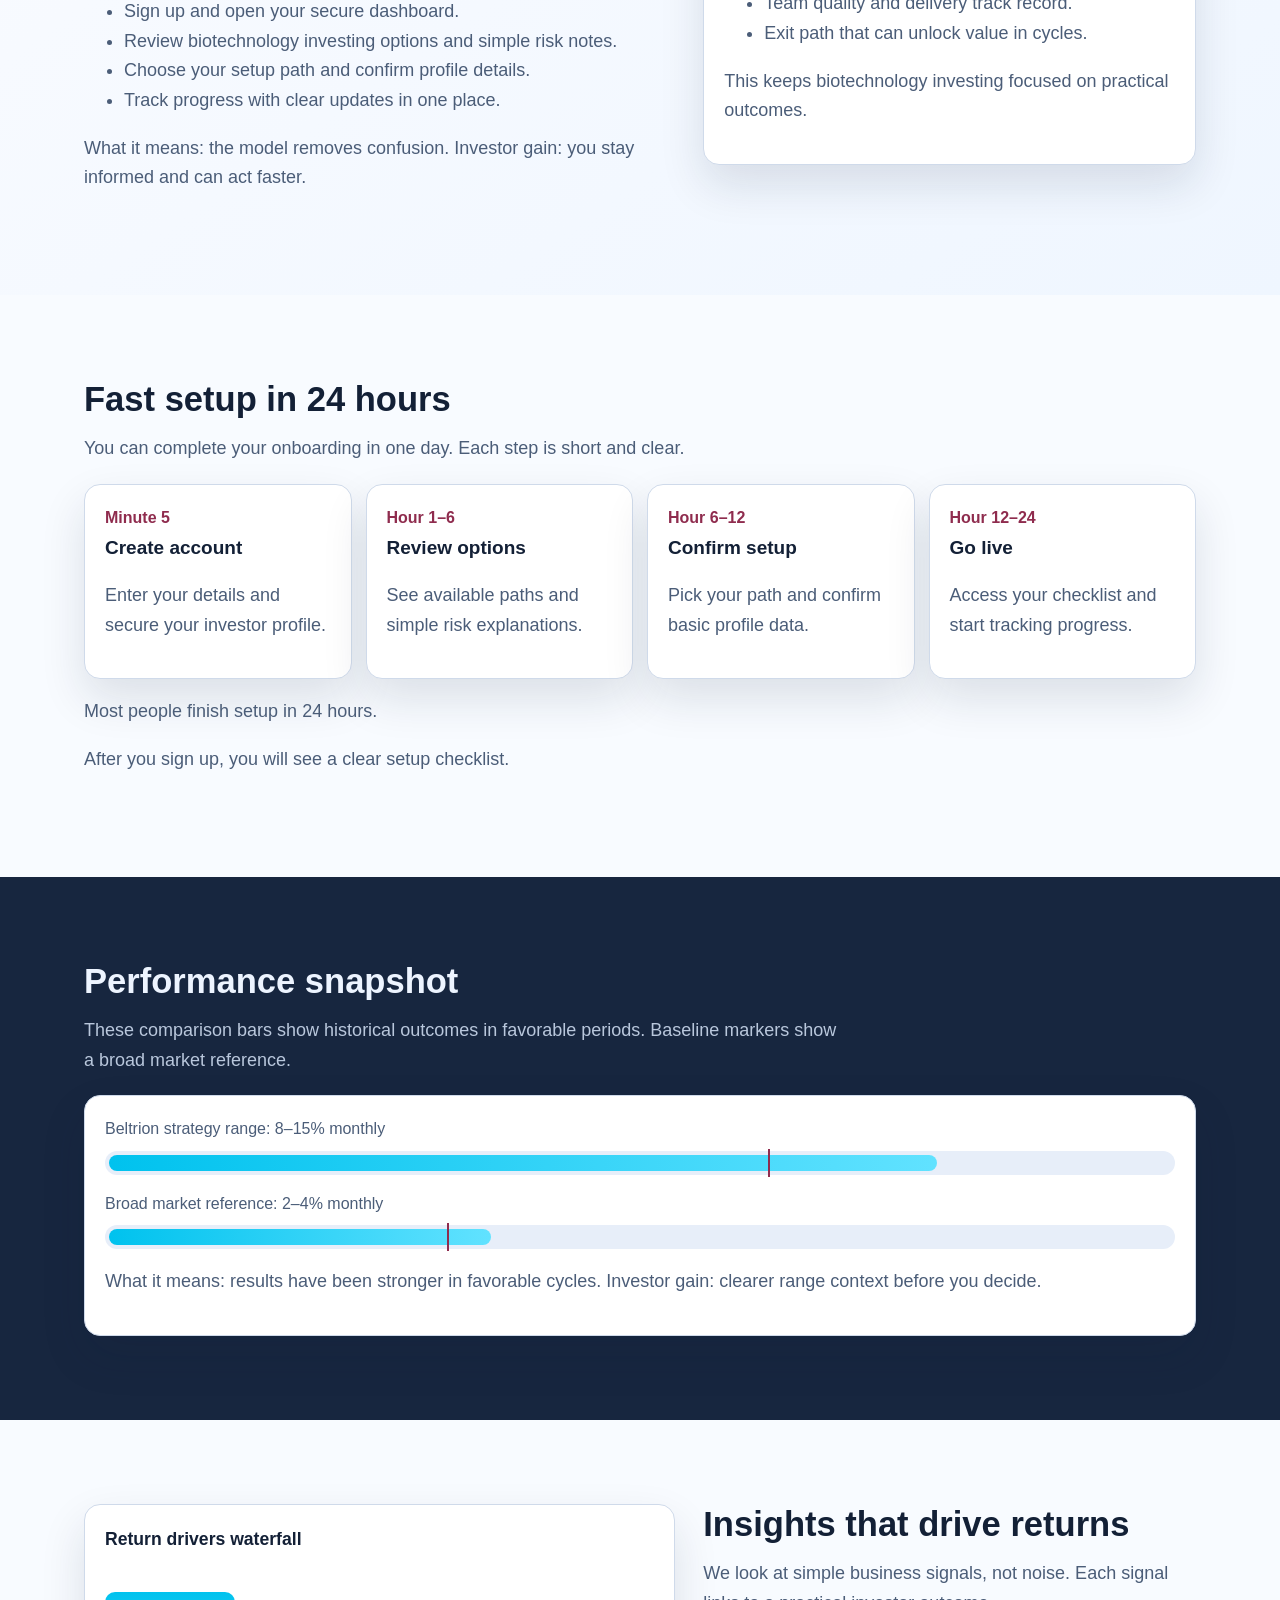
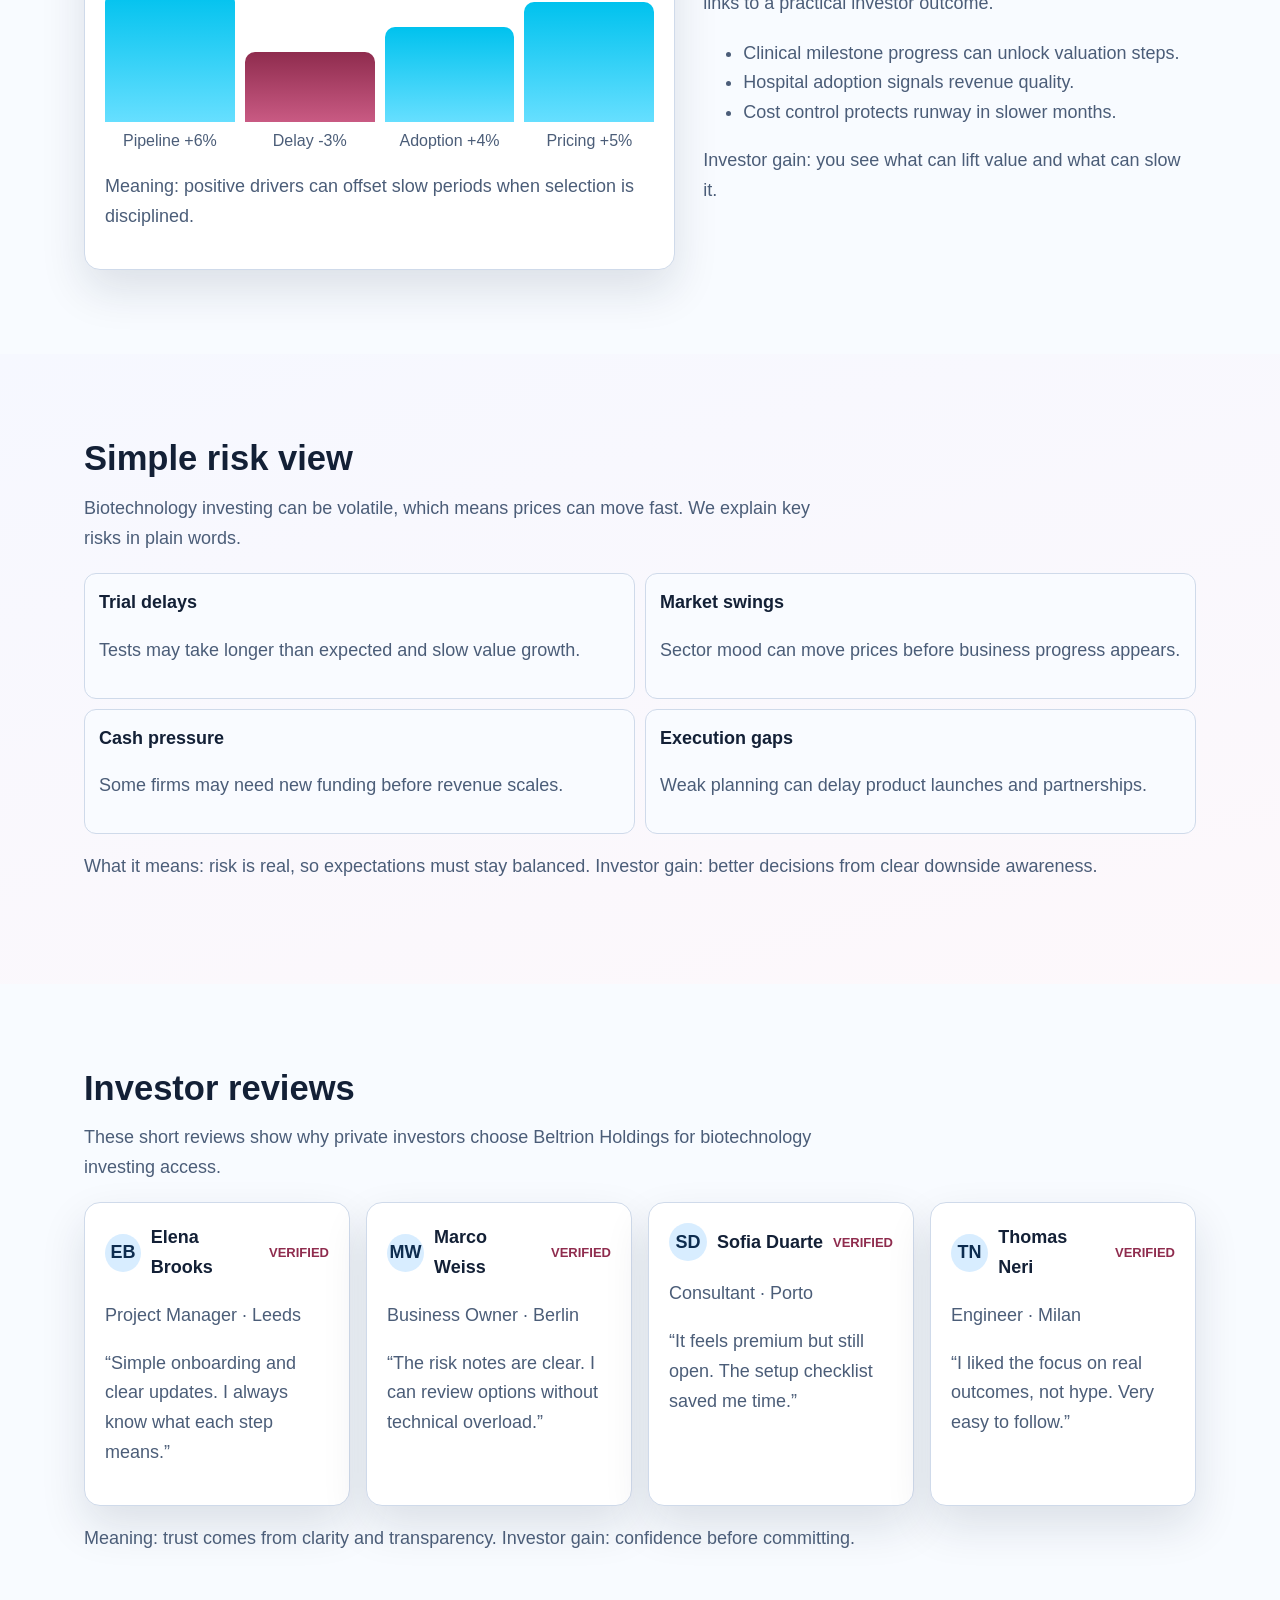
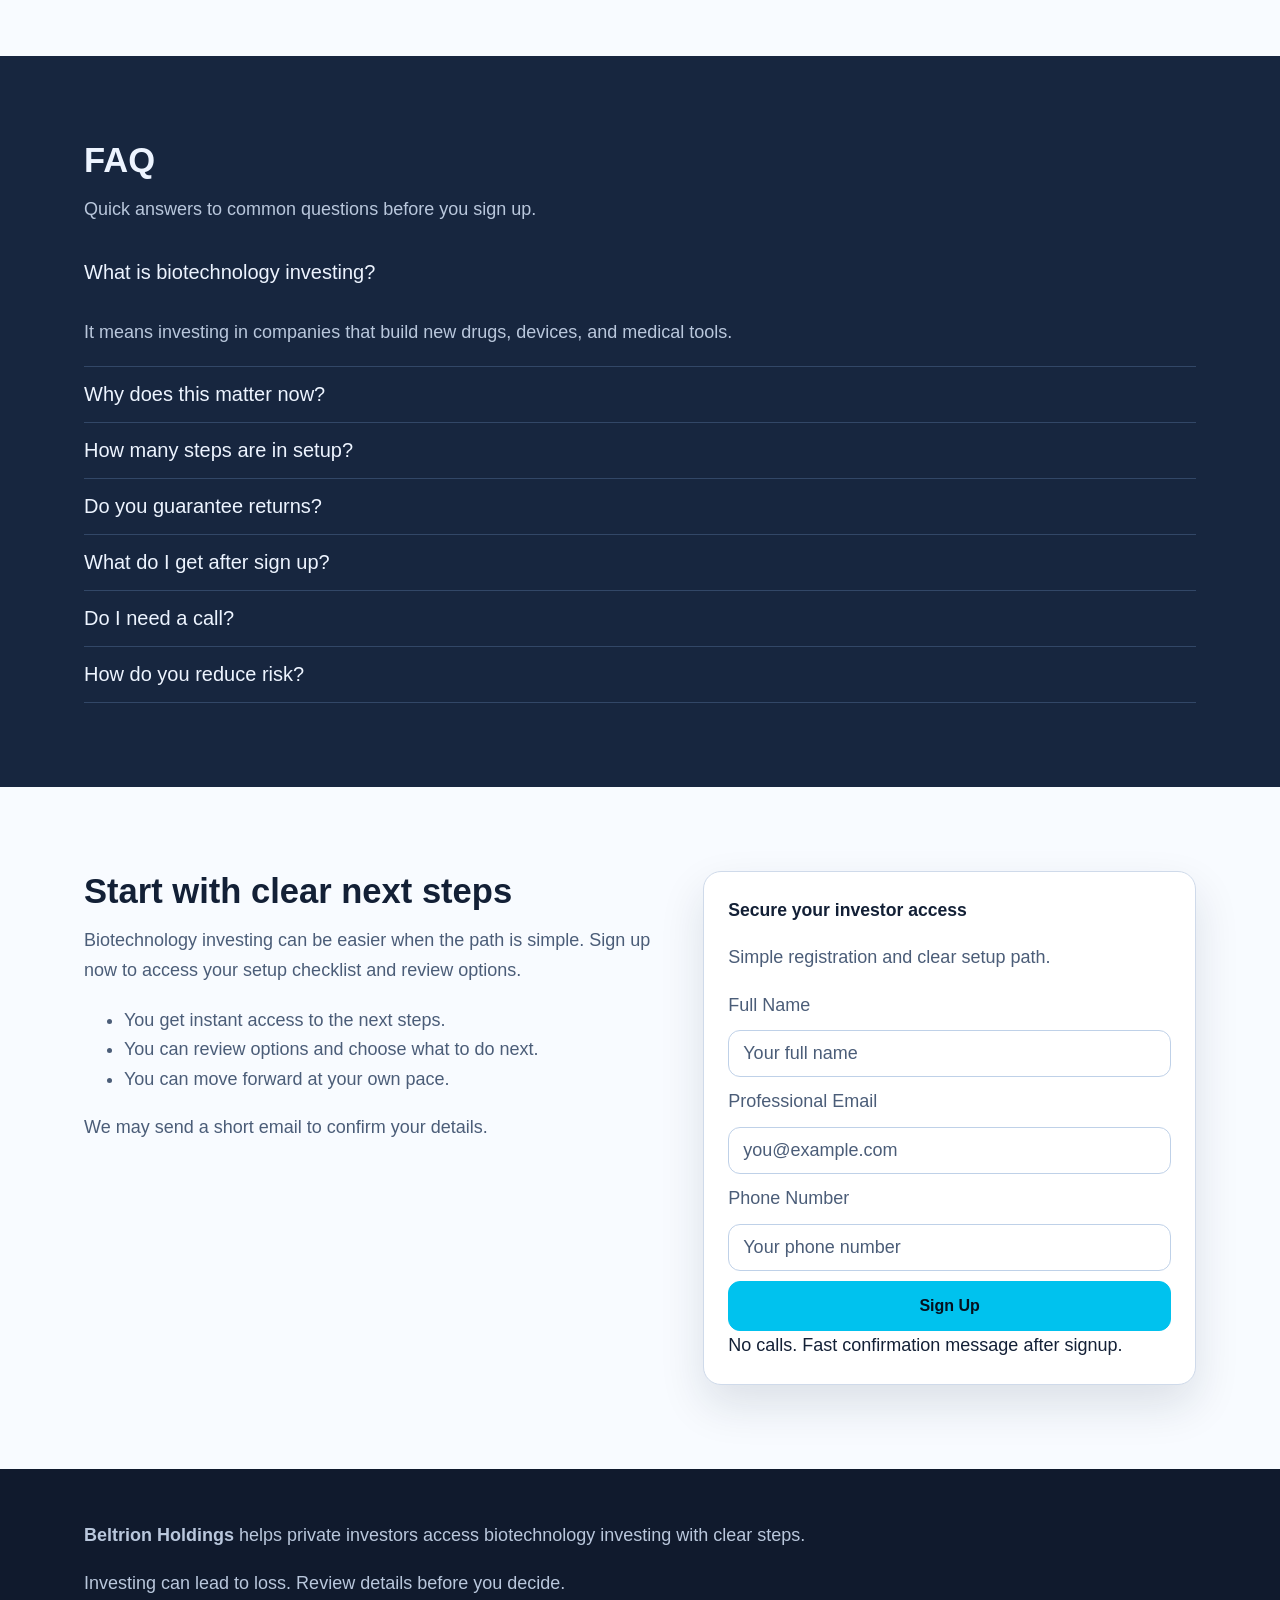
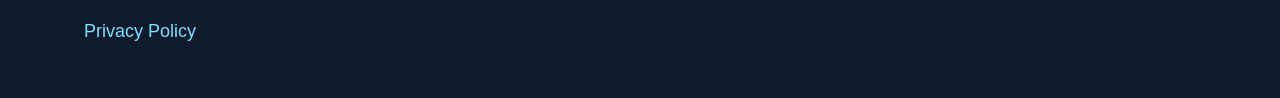
<file: pt/index.html>
<!-- DESIGN SEED: 5821 -->
<!doctype html>
<html lang="en">
<head>
  <meta charset="UTF-8" />
  <meta name="viewport" content="width=device-width, initial-scale=1.0" />
  <title>Beltrion Holdings | Biotechnology Investing for Português</title>
  <meta name="description" content="Beltrion Holdings helps private investors explore biotechnology investing with a simple process, clear risk notes, and fast signup steps for Português visitors." />
  <link rel="canonical" href="https://beltrionholdings.com/pt/" />
  <link rel="alternate" hreflang="en" href="https://beltrionholdings.com/" />
  <link rel="alternate" hreflang="de" href="https://beltrionholdings.com/de/" />
  <link rel="alternate" hreflang="fr" href="https://beltrionholdings.com/fr/" />
  <link rel="alternate" hreflang="es" href="https://beltrionholdings.com/es/" />
  <link rel="alternate" hreflang="it" href="https://beltrionholdings.com/it/" />
  <link rel="alternate" hreflang="tr" href="https://beltrionholdings.com/tr/" />
  <link rel="alternate" hreflang="pt" href="https://beltrionholdings.com/pt/" />
  <link rel="alternate" hreflang="ja" href="https://beltrionholdings.com/jp/" />
  <link rel="alternate" hreflang="sk" href="https://beltrionholdings.com/sk/" />
  <link rel="alternate" hreflang="nl-BE" href="https://beltrionholdings.com/be/" />
  <meta property="og:title" content="Beltrion Holdings | Biotechnology Investing" />
  <meta property="og:description" content="Simple biotechnology investing access for private investors." />
  <meta property="og:type" content="website" />
  <meta property="og:url" content="https://beltrionholdings.com/pt/" />
  <meta property="og:image" content="https://beltrionholdings.com/assets/img/og-cover.jpg" />
  <meta name="twitter:card" content="summary_large_image" />
  <meta name="twitter:title" content="Beltrion Holdings | Biotechnology Investing" />
  <meta name="twitter:description" content="A simple way to review biotechnology investing opportunities." />
  <link rel="stylesheet" href="../assets/style.css" />
  <script type="application/ld+json">{"@context":"https://schema.org","@type":"Organization","name":"Beltrion Holdings","url":"https://beltrionholdings.com","logo":"https://beltrionholdings.com/assets/img/logo.png"}</script>
  <script type="application/ld+json">{"@context":"https://schema.org","@type":"WebSite","name":"Beltrion Holdings","url":"https://beltrionholdings.com/"}</script>
  <script type="application/ld+json">{"@context":"https://schema.org","@type":"FAQPage","mainEntity":[{"@type":"Question","name":"What is biotechnology investing?","acceptedAnswer":{"@type":"Answer","text":"Biotechnology investing means backing companies that build new medical treatments and health tools."}},{"@type":"Question","name":"What happens after sign up?","acceptedAnswer":{"@type":"Answer","text":"After you sign up, you get instant access to the next steps."}}]}</script>
  <script type="application/ld+json">{"@context":"https://schema.org","@type":"Review","reviewRating":{"@type":"Rating","ratingValue":"5"},"author":{"@type":"Person","name":"Elena Brooks"},"itemReviewed":{"@type":"Organization","name":"Beltrion Holdings"}}</script>
</head>
<body>
<div class="page-bg">
<header class="site-header">
  <div class="container">
    <a class="brand" href="../index.html">Beltrion Holdings</a>
    <nav class="main-nav" aria-label="Primary navigation">
      <a href="#market">Why Market</a><a href="#model">How It Works</a><a href="#metrics">Metrics</a><a href="#risk">Risk</a><a href="#faq">FAQ</a>
    </nav>
    <div class="header-right">
      <div class="lang-switcher">
        <button class="lang-active" aria-label="Open language list">Português</button>
        <div class="lang-menu" role="menu"><a href="../index.html"><span class="flag"><svg viewBox="0 0 64 64" xmlns="http://www.w3.org/2000/svg"><rect width="64" height="64" fill="#012169"/><path d="M0 0 64 64M64 0 0 64" stroke="#fff" stroke-width="14"/><path d="M0 0 64 64M64 0 0 64" stroke="#C8102E" stroke-width="8"/><path d="M32 0v64M0 32h64" stroke="#fff" stroke-width="20"/><path d="M32 0v64M0 32h64" stroke="#C8102E" stroke-width="12"/></svg></span>English</a>
<a href="../de/index.html"><span class="flag"><svg viewBox="0 0 3 2" xmlns="http://www.w3.org/2000/svg"><rect width="3" height="2" fill="#ffce00"/><rect width="3" height="1.333" fill="#dd0000"/><rect width="3" height="0.666" fill="#000"/></svg></span>Deutsch</a>
<a href="../fr/index.html"><span class="flag"><svg viewBox="0 0 3 2" xmlns="http://www.w3.org/2000/svg"><rect width="1" height="2" fill="#0055A4"/><rect x="1" width="1" height="2" fill="#fff"/><rect x="2" width="1" height="2" fill="#EF4135"/></svg></span>Français</a>
<a href="../es/index.html"><span class="flag"><svg viewBox="0 0 3 2" xmlns="http://www.w3.org/2000/svg"><rect width="3" height="2" fill="#AA151B"/><rect y="0.5" width="3" height="1" fill="#F1BF00"/></svg></span>Español</a>
<a href="../it/index.html"><span class="flag"><svg viewBox="0 0 3 2" xmlns="http://www.w3.org/2000/svg"><rect width="1" height="2" fill="#009246"/><rect x="1" width="1" height="2" fill="#fff"/><rect x="2" width="1" height="2" fill="#CE2B37"/></svg></span>Italiano</a>
<a href="../tr/index.html"><span class="flag"><svg viewBox="0 0 28 20" xmlns="http://www.w3.org/2000/svg"><rect width="28" height="20" fill="#E30A17"/><circle cx="11" cy="10" r="5" fill="#fff"/><circle cx="12.5" cy="10" r="4" fill="#E30A17"/><polygon points="17,10 21,8.5 21,11.5" fill="#fff"/></svg></span>Türkçe</a>
<a href="../pt/index.html"><span class="flag"><svg viewBox="0 0 3 2" xmlns="http://www.w3.org/2000/svg"><rect width="1.2" height="2" fill="#006600"/><rect x="1.2" width="1.8" height="2" fill="#FF0000"/></svg></span>Português</a>
<a href="../jp/index.html"><span class="flag"><svg viewBox="0 0 3 2" xmlns="http://www.w3.org/2000/svg"><rect width="3" height="2" fill="#fff"/><circle cx="1.5" cy="1" r="0.5" fill="#BC002D"/></svg></span>日本語</a>
<a href="../sk/index.html"><span class="flag"><svg viewBox="0 0 3 2" xmlns="http://www.w3.org/2000/svg"><rect width="3" height="2" fill="#EE1C25"/><rect width="3" height="1.333" fill="#0B4EA2"/><rect width="3" height="0.666" fill="#fff"/></svg></span>Slovak</a>
<a href="../be/index.html"><span class="flag"><svg viewBox="0 0 3 2" xmlns="http://www.w3.org/2000/svg"><rect width="1" height="2" fill="#000"/><rect x="1" width="1" height="2" fill="#FFD90C"/><rect x="2" width="1" height="2" fill="#EF3340"/></svg></span>Nederlands (BE)</a></div>
      </div>
      <a href="#signup-final" class="cta-btn">Sign Up</a>
      <button class="burger" aria-label="Open menu">Menu</button>
    </div>
  </div>
</header>

<div class="mobile-drawer" aria-hidden="true">
  <div class="drawer-backdrop"></div>
  <aside class="drawer-panel" aria-label="Mobile menu">
    <div class="drawer-top"><strong>Menu</strong><button class="drawer-close" aria-label="Close menu">X</button></div>
    <nav class="drawer-nav">
      <a href="#market">Why Market</a><a href="#model">How It Works</a><a href="#metrics">Metrics</a><a href="#risk">Risk</a><a href="#faq">FAQ</a>
    </nav>
    <div class="lang-switcher">
      <button class="lang-active" aria-label="Open language list">Português</button>
      <div class="lang-menu" role="menu"><a href="../index.html"><span class="flag"><svg viewBox="0 0 64 64" xmlns="http://www.w3.org/2000/svg"><rect width="64" height="64" fill="#012169"/><path d="M0 0 64 64M64 0 0 64" stroke="#fff" stroke-width="14"/><path d="M0 0 64 64M64 0 0 64" stroke="#C8102E" stroke-width="8"/><path d="M32 0v64M0 32h64" stroke="#fff" stroke-width="20"/><path d="M32 0v64M0 32h64" stroke="#C8102E" stroke-width="12"/></svg></span>English</a>
<a href="../de/index.html"><span class="flag"><svg viewBox="0 0 3 2" xmlns="http://www.w3.org/2000/svg"><rect width="3" height="2" fill="#ffce00"/><rect width="3" height="1.333" fill="#dd0000"/><rect width="3" height="0.666" fill="#000"/></svg></span>Deutsch</a>
<a href="../fr/index.html"><span class="flag"><svg viewBox="0 0 3 2" xmlns="http://www.w3.org/2000/svg"><rect width="1" height="2" fill="#0055A4"/><rect x="1" width="1" height="2" fill="#fff"/><rect x="2" width="1" height="2" fill="#EF4135"/></svg></span>Français</a>
<a href="../es/index.html"><span class="flag"><svg viewBox="0 0 3 2" xmlns="http://www.w3.org/2000/svg"><rect width="3" height="2" fill="#AA151B"/><rect y="0.5" width="3" height="1" fill="#F1BF00"/></svg></span>Español</a>
<a href="../it/index.html"><span class="flag"><svg viewBox="0 0 3 2" xmlns="http://www.w3.org/2000/svg"><rect width="1" height="2" fill="#009246"/><rect x="1" width="1" height="2" fill="#fff"/><rect x="2" width="1" height="2" fill="#CE2B37"/></svg></span>Italiano</a>
<a href="../tr/index.html"><span class="flag"><svg viewBox="0 0 28 20" xmlns="http://www.w3.org/2000/svg"><rect width="28" height="20" fill="#E30A17"/><circle cx="11" cy="10" r="5" fill="#fff"/><circle cx="12.5" cy="10" r="4" fill="#E30A17"/><polygon points="17,10 21,8.5 21,11.5" fill="#fff"/></svg></span>Türkçe</a>
<a href="../pt/index.html"><span class="flag"><svg viewBox="0 0 3 2" xmlns="http://www.w3.org/2000/svg"><rect width="1.2" height="2" fill="#006600"/><rect x="1.2" width="1.8" height="2" fill="#FF0000"/></svg></span>Português</a>
<a href="../jp/index.html"><span class="flag"><svg viewBox="0 0 3 2" xmlns="http://www.w3.org/2000/svg"><rect width="3" height="2" fill="#fff"/><circle cx="1.5" cy="1" r="0.5" fill="#BC002D"/></svg></span>日本語</a>
<a href="../sk/index.html"><span class="flag"><svg viewBox="0 0 3 2" xmlns="http://www.w3.org/2000/svg"><rect width="3" height="2" fill="#EE1C25"/><rect width="3" height="1.333" fill="#0B4EA2"/><rect width="3" height="0.666" fill="#fff"/></svg></span>Slovak</a>
<a href="../be/index.html"><span class="flag"><svg viewBox="0 0 3 2" xmlns="http://www.w3.org/2000/svg"><rect width="1" height="2" fill="#000"/><rect x="1" width="1" height="2" fill="#FFD90C"/><rect x="2" width="1" height="2" fill="#EF3340"/></svg></span>Nederlands (BE)</a></div>
    </div>
    <p></p>
    <a href="#signup-final" class="cta-btn">Sign Up</a>
  </aside>
</div>

<main>
<section class="section dark" id="hero">
  <div class="container hero-grid">
    <div class="reveal">
      <h1>Biotechnology investing for private investors</h1>
      <p>Beltrion Holdings gives you a simple way to access biotechnology investing. Demand for better medicine is rising, so this market matters now. You get a clear process, open risk notes, and focused opportunities in biotechnology investing. After you sign up, you get instant access to the next steps.</p>
      <div class="performance-panel">
        <h3>Typical outcome range</h3>
        <div class="performance-grid">
          <div class="performance-metric"><div class="metric-value">8–15%</div><div class="metric-label">Monthly range</div></div>
          <div class="performance-metric"><div class="metric-value">80–200%</div><div class="metric-label">Annual range</div></div>
        </div>
        <div class="micro-note">Returns depend on market conditions. Not guaranteed.</div>
      </div>
    </div>
    <form class="form-card reveal" aria-label="Hero lead form">
      <h3 class="form-title">Create your investor access</h3>
      <p class="form-sub">Three fields. Fast setup. No call needed.</p>
      <div class="form-stack">
        <label for="name1">Full Name</label><input id="name1" name="name" placeholder="Your full name" required />
        <label for="email1">Professional Email</label><input id="email1" type="email" name="email" placeholder="you@example.com" required />
        <label for="phone1">Phone Number</label><input id="phone1" name="phone" placeholder="Your phone number" required />
        <button type="submit" class="cta-btn">Sign Up</button>
      </div>
      <small>We may send a short email to confirm your details.</small>
    </form>
  </div>
</section>

<section class="section light" id="market">
  <div class="container reveal">
    <h2>Why biotechnology investing now</h2>
    <p class="section-intro">Healthcare needs are growing across the world. Better tools and faster drug development create new business value.</p>
    <div class="grid-3">
      <article class="card"><h3>Demand growth</h3><p>More people need treatment, so healthcare demand keeps rising.</p><p class="muted">This supports long-term sector activity.</p></article>
      <article class="card"><h3>Faster research</h3><p>New lab tools cut trial time and speed product launches.</p><p class="muted">Speed can improve revenue timing.</p></article>
      <article class="card"><h3>Global adoption</h3><p>Hospitals adopt better diagnostics when outcomes become clearer.</p><p class="muted">Adoption helps companies scale.</p></article>
    </div>
    <p>What it means: biotechnology investing now combines high need with better execution. Investor gain: you can access growth linked to real medical demand.</p>
  </div>
</section>

<section class="section light" id="model" style="background:linear-gradient(145deg,#f9fbff,#eff6ff);">
  <div class="container split-2 reveal">
    <div>
      <h2>How it works</h2>
      <p class="section-intro">Here is the path from signup to active tracking. The steps are short and easy to follow.</p>
      <ul>
        <li>Sign up and open your secure dashboard.</li>
        <li>Review biotechnology investing options and simple risk notes.</li>
        <li>Choose your setup path and confirm profile details.</li>
        <li>Track progress with clear updates in one place.</li>
      </ul>
      <p>What it means: the model removes confusion. Investor gain: you stay informed and can act faster.</p>
    </div>
    <div class="card">
      <h3>Selection focus</h3>
      <ul>
        <li>Clinical need with clear patient demand.</li>
        <li>Business model with practical route to revenue.</li>
        <li>Team quality and delivery track record.</li>
        <li>Exit path that can unlock value in cycles.</li>
      </ul>
      <p>This keeps biotechnology investing focused on practical outcomes.</p>
    </div>
  </div>
</section>

<section class="section light" id="process">
  <div class="container reveal">
    <h2>Fast setup in 24 hours</h2>
    <p class="section-intro">You can complete your onboarding in one day. Each step is short and clear.</p>
    <div class="steps">
      <article class="card"><div class="step-time">Minute 5</div><div class="step-title">Create account</div><p>Enter your details and secure your investor profile.</p></article>
      <article class="card"><div class="step-time">Hour 1–6</div><div class="step-title">Review options</div><p>See available paths and simple risk explanations.</p></article>
      <article class="card"><div class="step-time">Hour 6–12</div><div class="step-title">Confirm setup</div><p>Pick your path and confirm basic profile data.</p></article>
      <article class="card"><div class="step-time">Hour 12–24</div><div class="step-title">Go live</div><p>Access your checklist and start tracking progress.</p></article>
    </div>
    <p>Most people finish setup in 24 hours.</p>
    <p>After you sign up, you will see a clear setup checklist.</p>
  </div>
</section>

<section class="section dark" id="metrics">
  <div class="container reveal">
    <h2>Performance snapshot</h2>
    <p class="section-intro">These comparison bars show historical outcomes in favorable periods. Baseline markers show a broad market reference.</p>
    <div class="card compare-bars">
      <div class="row"><div class="bar-title">Beltrion strategy range: 8–15% monthly</div><div class="bar-wrap"><div class="bar-baseline" aria-hidden="true"></div><div class="bar-fill" style="width:78%"></div></div></div>
      <div class="row"><div class="bar-title">Broad market reference: 2–4% monthly</div><div class="bar-wrap"><div class="bar-baseline" aria-hidden="true" style="left:32%"></div><div class="bar-fill" style="width:36%"></div></div></div>
      <p>What it means: results have been stronger in favorable cycles. Investor gain: clearer range context before you decide.</p>
    </div>
  </div>
</section>

<section class="section light" id="insights">
  <div class="container split-2 reveal">
    <div class="card">
      <h3>Return drivers waterfall</h3>
      <div class="waterfall">
        <div class="drop good"><div class="drop-bar" style="height:130px"></div><span>Pipeline +6%</span></div>
        <div class="drop"><div class="drop-bar" style="height:70px"></div><span>Delay -3%</span></div>
        <div class="drop good"><div class="drop-bar" style="height:95px"></div><span>Adoption +4%</span></div>
        <div class="drop good"><div class="drop-bar" style="height:120px"></div><span>Pricing +5%</span></div>
      </div>
      <p>Meaning: positive drivers can offset slow periods when selection is disciplined.</p>
    </div>
    <div>
      <h2>Insights that drive returns</h2>
      <p class="section-intro">We look at simple business signals, not noise. Each signal links to a practical investor outcome.</p>
      <ul>
        <li>Clinical milestone progress can unlock valuation steps.</li>
        <li>Hospital adoption signals revenue quality.</li>
        <li>Cost control protects runway in slower months.</li>
      </ul>
      <p>Investor gain: you see what can lift value and what can slow it.</p>
    </div>
  </div>
</section>

<section class="section light" id="risk" style="background:linear-gradient(165deg,#f6f8ff,#fdf8fb);">
  <div class="container reveal">
    <h2>Simple risk view</h2>
    <p class="section-intro">Biotechnology investing can be volatile, which means prices can move fast. We explain key risks in plain words.</p>
    <div class="risk-matrix">
      <article class="cell"><strong>Trial delays</strong><p>Tests may take longer than expected and slow value growth.</p></article>
      <article class="cell"><strong>Market swings</strong><p>Sector mood can move prices before business progress appears.</p></article>
      <article class="cell"><strong>Cash pressure</strong><p>Some firms may need new funding before revenue scales.</p></article>
      <article class="cell"><strong>Execution gaps</strong><p>Weak planning can delay product launches and partnerships.</p></article>
    </div>
    <p>What it means: risk is real, so expectations must stay balanced. Investor gain: better decisions from clear downside awareness.</p>
  </div>
</section>

<section class="section light" id="reviews">
  <div class="container reveal">
    <h2>Investor reviews</h2>
    <p class="section-intro">These short reviews show why private investors choose Beltrion Holdings for biotechnology investing access.</p>
    <div class="grid-4">
      <article class="card"><div class="review-head"><span class="avatar">EB</span><strong>Elena Brooks</strong><span class="verified">VERIFIED</span></div><p class="muted">Project Manager · Leeds</p><p>“Simple onboarding and clear updates. I always know what each step means.”</p></article>
      <article class="card"><div class="review-head"><span class="avatar">MW</span><strong>Marco Weiss</strong><span class="verified">VERIFIED</span></div><p class="muted">Business Owner · Berlin</p><p>“The risk notes are clear. I can review options without technical overload.”</p></article>
      <article class="card"><div class="review-head"><span class="avatar">SD</span><strong>Sofia Duarte</strong><span class="verified">VERIFIED</span></div><p class="muted">Consultant · Porto</p><p>“It feels premium but still open. The setup checklist saved me time.”</p></article>
      <article class="card"><div class="review-head"><span class="avatar">TN</span><strong>Thomas Neri</strong><span class="verified">VERIFIED</span></div><p class="muted">Engineer · Milan</p><p>“I liked the focus on real outcomes, not hype. Very easy to follow.”</p></article>
    </div>
    <p>Meaning: trust comes from clarity and transparency. Investor gain: confidence before committing.</p>
  </div>
</section>

<section class="section dark" id="faq">
  <div class="container reveal">
    <h2>FAQ</h2>
    <p class="section-intro">Quick answers to common questions before you sign up.</p>
    <div class="faq-item open"><button class="faq-q">What is biotechnology investing?</button><div class="faq-answer"><p>It means investing in companies that build new drugs, devices, and medical tools.</p></div></div>
    <div class="faq-item"><button class="faq-q">Why does this matter now?</button><div class="faq-answer"><p>Healthcare demand is rising, and technology now speeds research and patient access.</p></div></div>
    <div class="faq-item"><button class="faq-q">How many steps are in setup?</button><div class="faq-answer"><p>Four clear steps. Most people finish setup in 24 hours.</p></div></div>
    <div class="faq-item"><button class="faq-q">Do you guarantee returns?</button><div class="faq-answer"><p>No. Returns depend on market conditions and are never guaranteed.</p></div></div>
    <div class="faq-item"><button class="faq-q">What do I get after sign up?</button><div class="faq-answer"><p>After you sign up, you can review the options and choose what to do next.</p></div></div>
    <div class="faq-item"><button class="faq-q">Do I need a call?</button><div class="faq-answer"><p>No call is required. The journey is handled inside the platform.</p></div></div>
    <div class="faq-item"><button class="faq-q">How do you reduce risk?</button><div class="faq-answer"><p>We focus on selection discipline, clear tracking, and simple risk communication.</p></div></div>
  </div>
</section>

<section class="section light" id="signup-final">
  <div class="container split-2 reveal">
    <div>
      <h2>Start with clear next steps</h2>
      <p class="section-intro">Biotechnology investing can be easier when the path is simple. Sign up now to access your setup checklist and review options.</p>
      <ul>
        <li>You get instant access to the next steps.</li>
        <li>You can review options and choose what to do next.</li>
        <li>You can move forward at your own pace.</li>
      </ul>
      <p>We may send a short email to confirm your details.</p>
    </div>
    <form class="form-card" aria-label="Final lead form">
      <h3 class="form-title">Secure your investor access</h3>
      <p class="form-sub">Simple registration and clear setup path.</p>
      <div class="form-stack">
        <label for="name2">Full Name</label><input id="name2" name="name" placeholder="Your full name" required />
        <label for="email2">Professional Email</label><input id="email2" type="email" name="email" placeholder="you@example.com" required />
        <label for="phone2">Phone Number</label><input id="phone2" name="phone" placeholder="Your phone number" required />
        <button type="submit" class="cta-btn">Sign Up</button>
      </div>
      <small>No calls. Fast confirmation message after signup.</small>
    </form>
  </div>
</section>
</main>

<footer>
  <div class="container">
    <p><strong>Beltrion Holdings</strong> helps private investors access biotechnology investing with clear steps.</p>
    <p class="footer-copy">Investing can lead to loss. Review details before you decide.</p>
    <p><a href="#" data-open-privacy>Privacy Policy</a></p>
  </div>
</footer>

<div class="modal" id="privacy-modal" aria-modal="true" role="dialog" aria-label="Privacy Policy">
  <div class="modal-backdrop" data-close-privacy></div>
  <div class="modal-box">
    <button class="modal-close-x" data-close-privacy aria-label="Close privacy modal">×</button>
    <h2>Privacy Policy</h2>
    <p><strong>Introduction:</strong> We explain how we handle your personal data in clear terms.</p>
    <p><strong>Data collection:</strong> We collect your name, email, and phone when you sign up.</p>
    <p><strong>Legal basis:</strong> We process data to provide service access and meet legal duties.</p>
    <p><strong>Cookies:</strong> We use cookies to keep the site secure and improve usability.</p>
    <p><strong>Retention:</strong> We keep data only as long as needed for service and records.</p>
    <p><strong>Third-party sharing:</strong> We share limited data with trusted service providers only.</p>
    <p><strong>Security:</strong> We use technical and organizational controls to protect your data.</p>
    <p><strong>User rights:</strong> You can ask to access, correct, or delete personal data.</p>
    <p><strong>International transfers:</strong> Data may be processed outside your country with safeguards.</p>
    <p><strong>Industry risk disclosure:</strong> Investing in biotechnology can lead to partial or full loss.</p>
    <p><strong>Contact:</strong> Email privacy@beltrionholdings.com for privacy questions.</p>
    <div class="modal-footer"><button class="cta-btn" data-close-privacy>Close</button></div>
  </div>
</div>
</div>
<script src="../assets/app.js" defer></script>
</body>
</html>
</file>
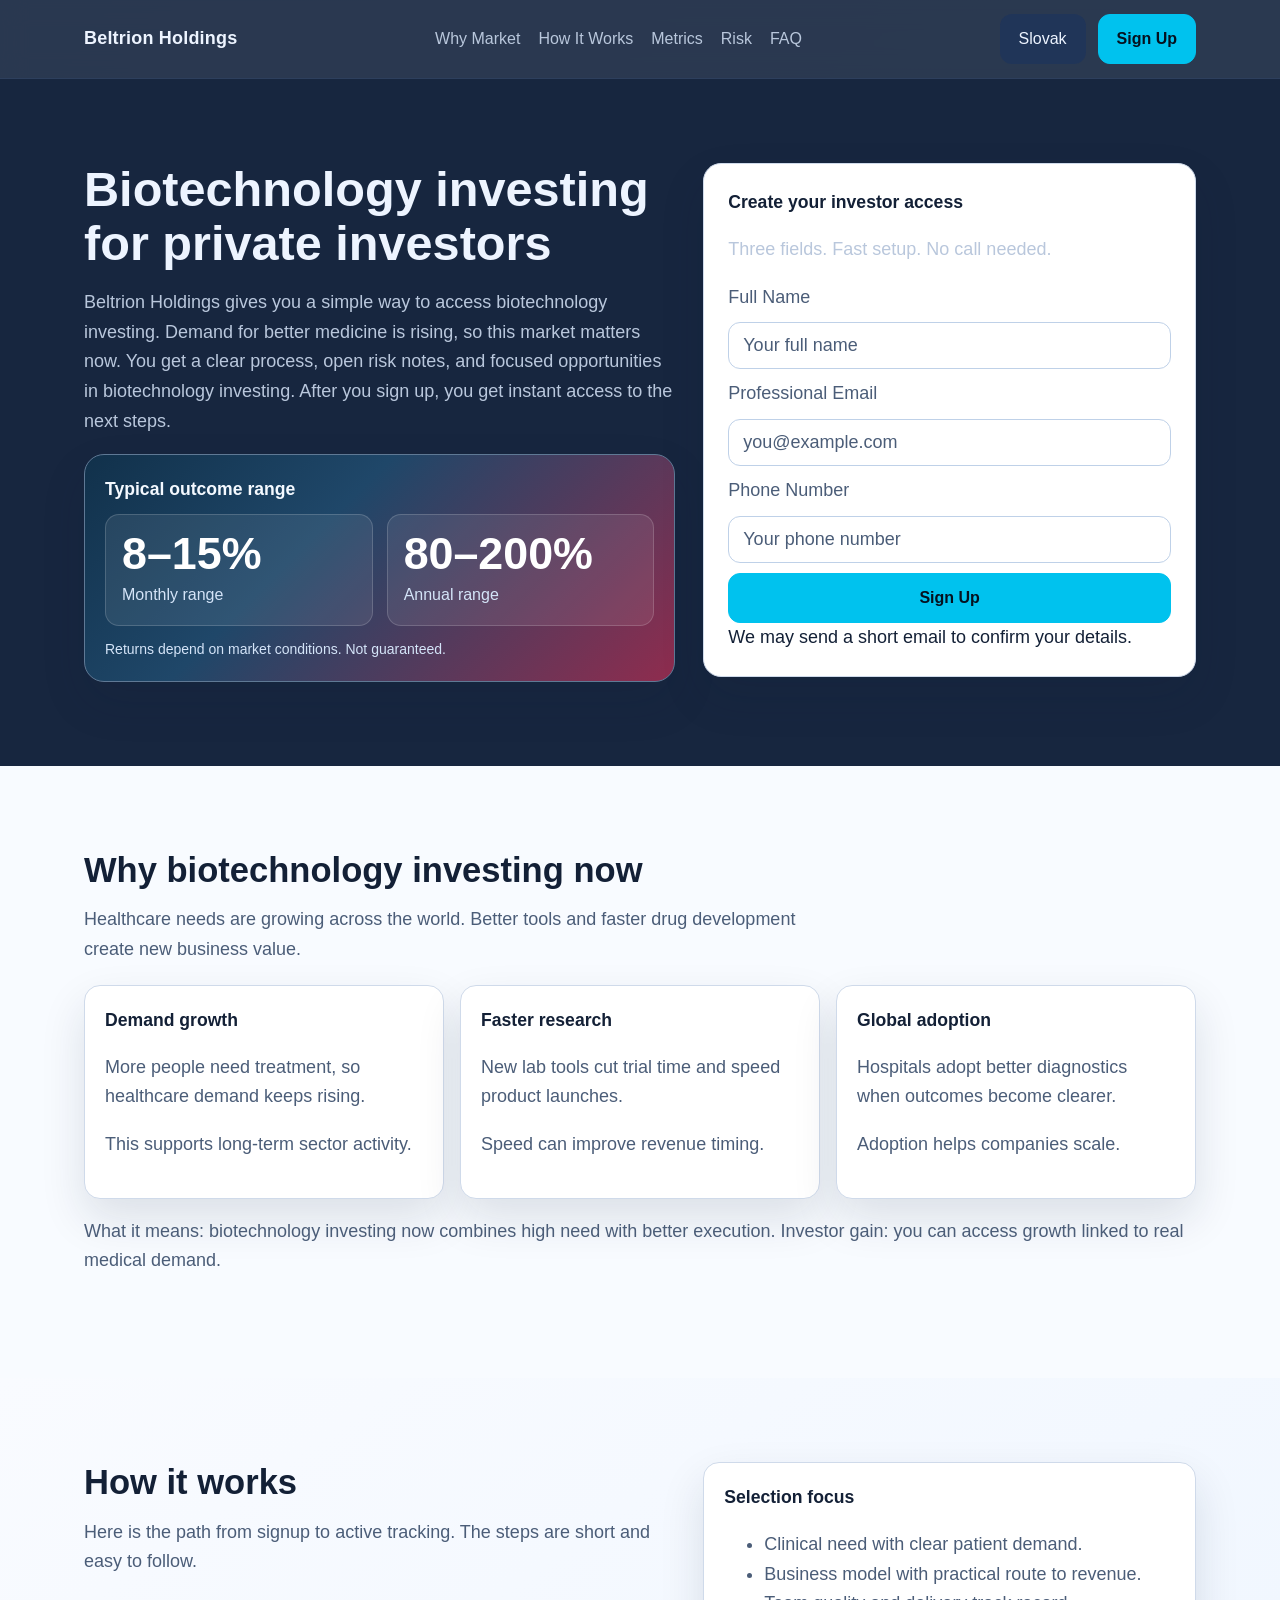
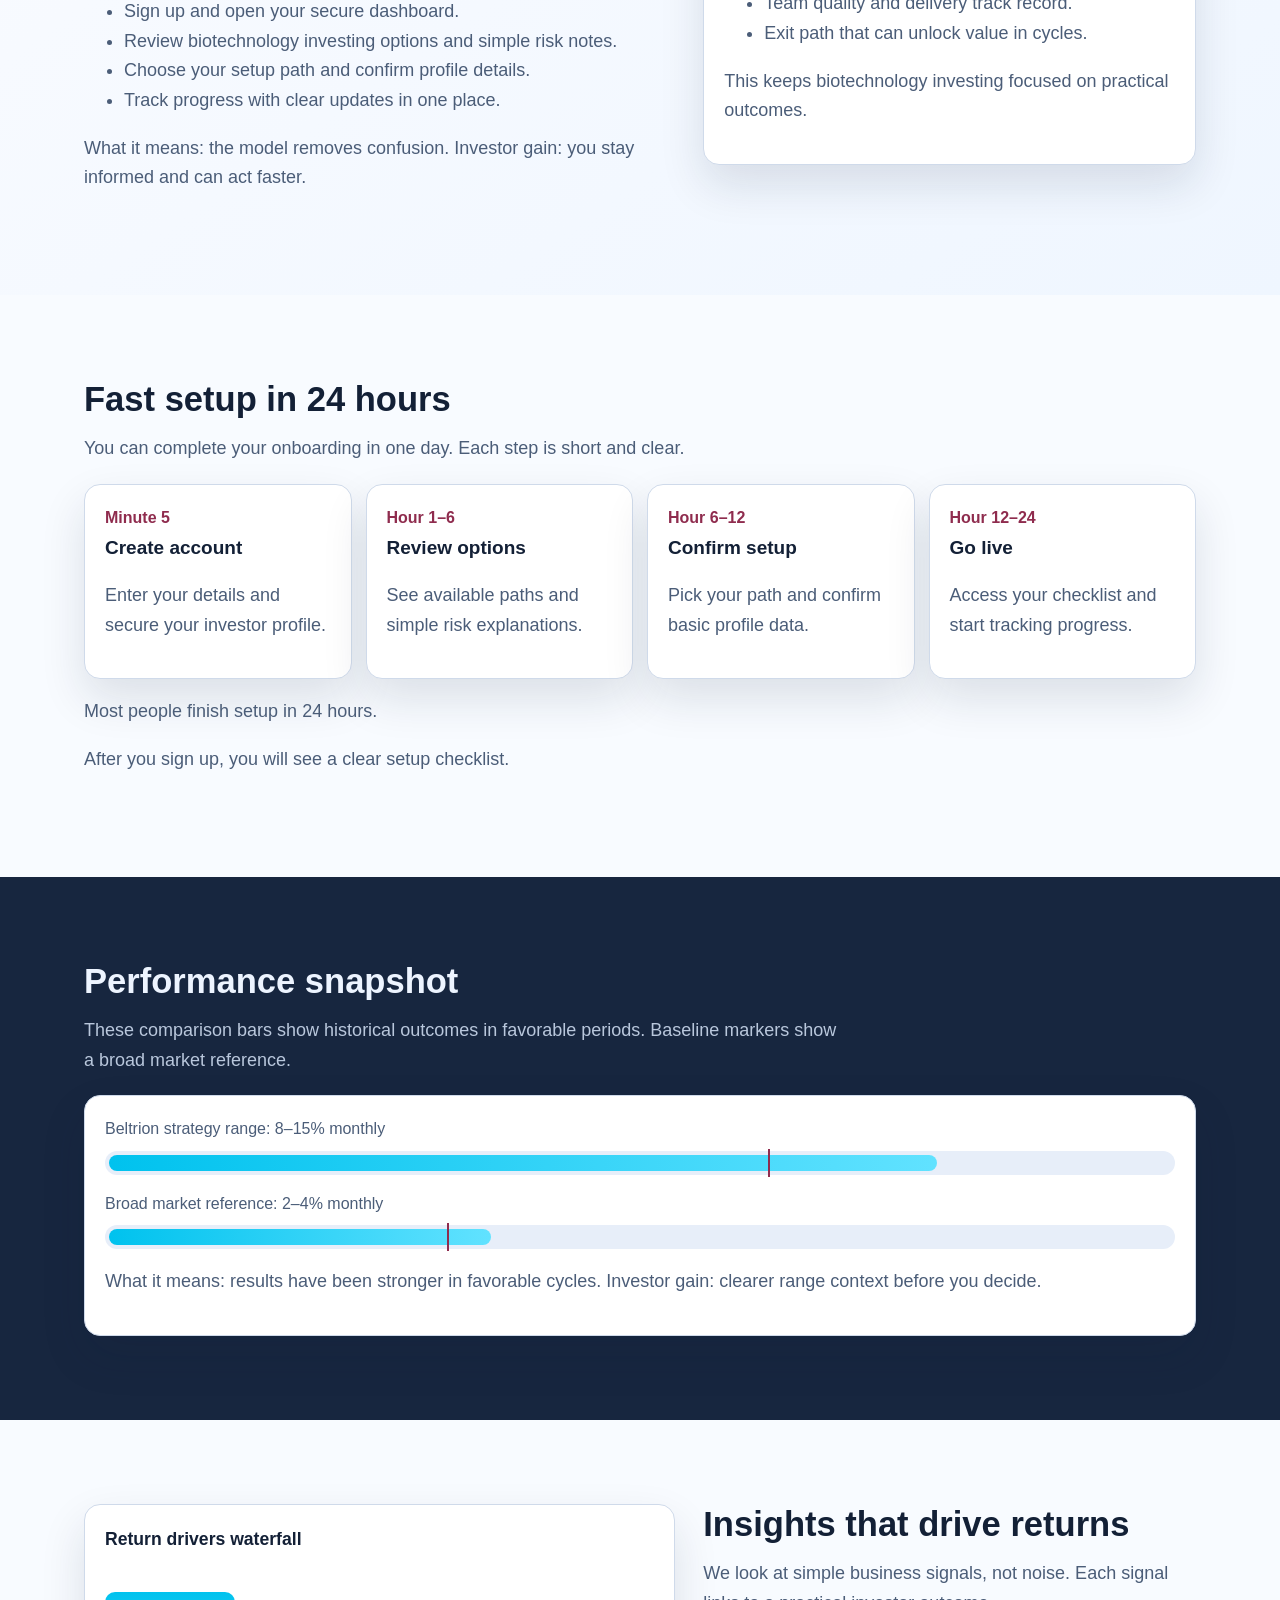
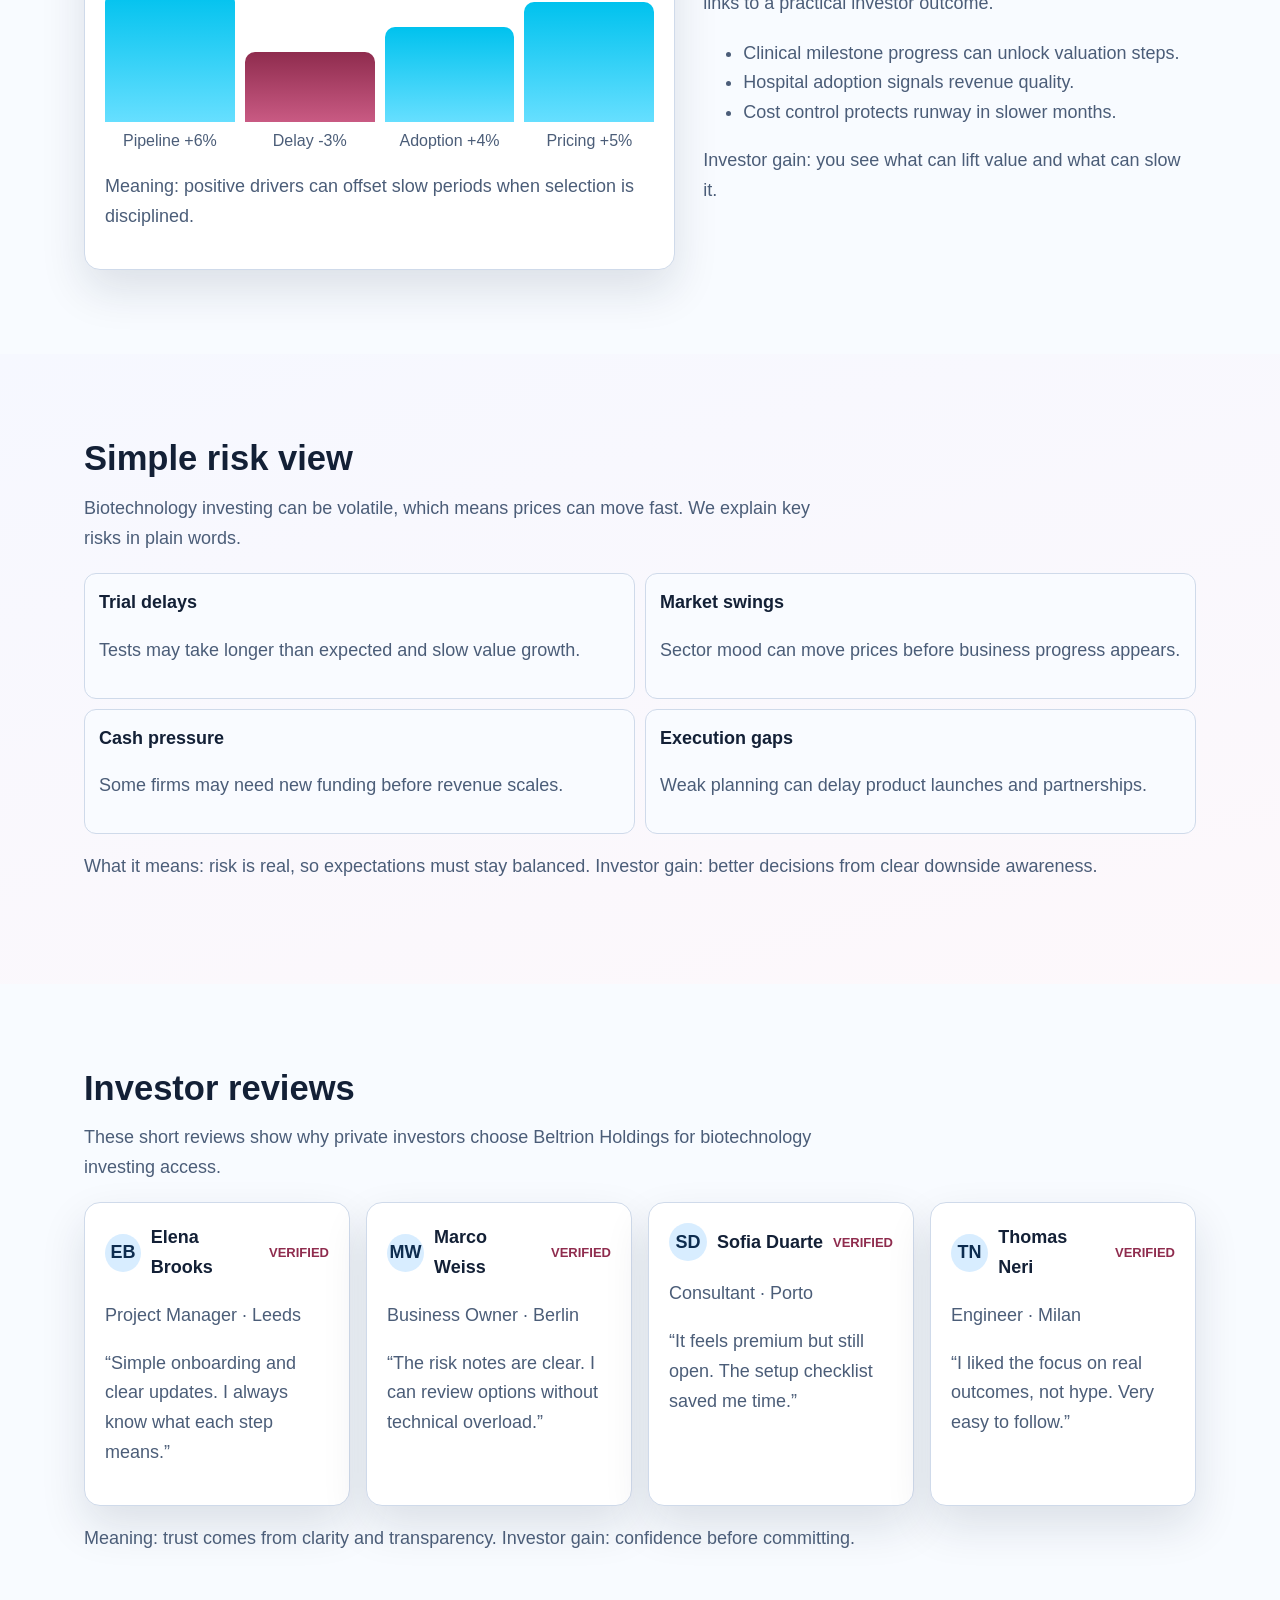
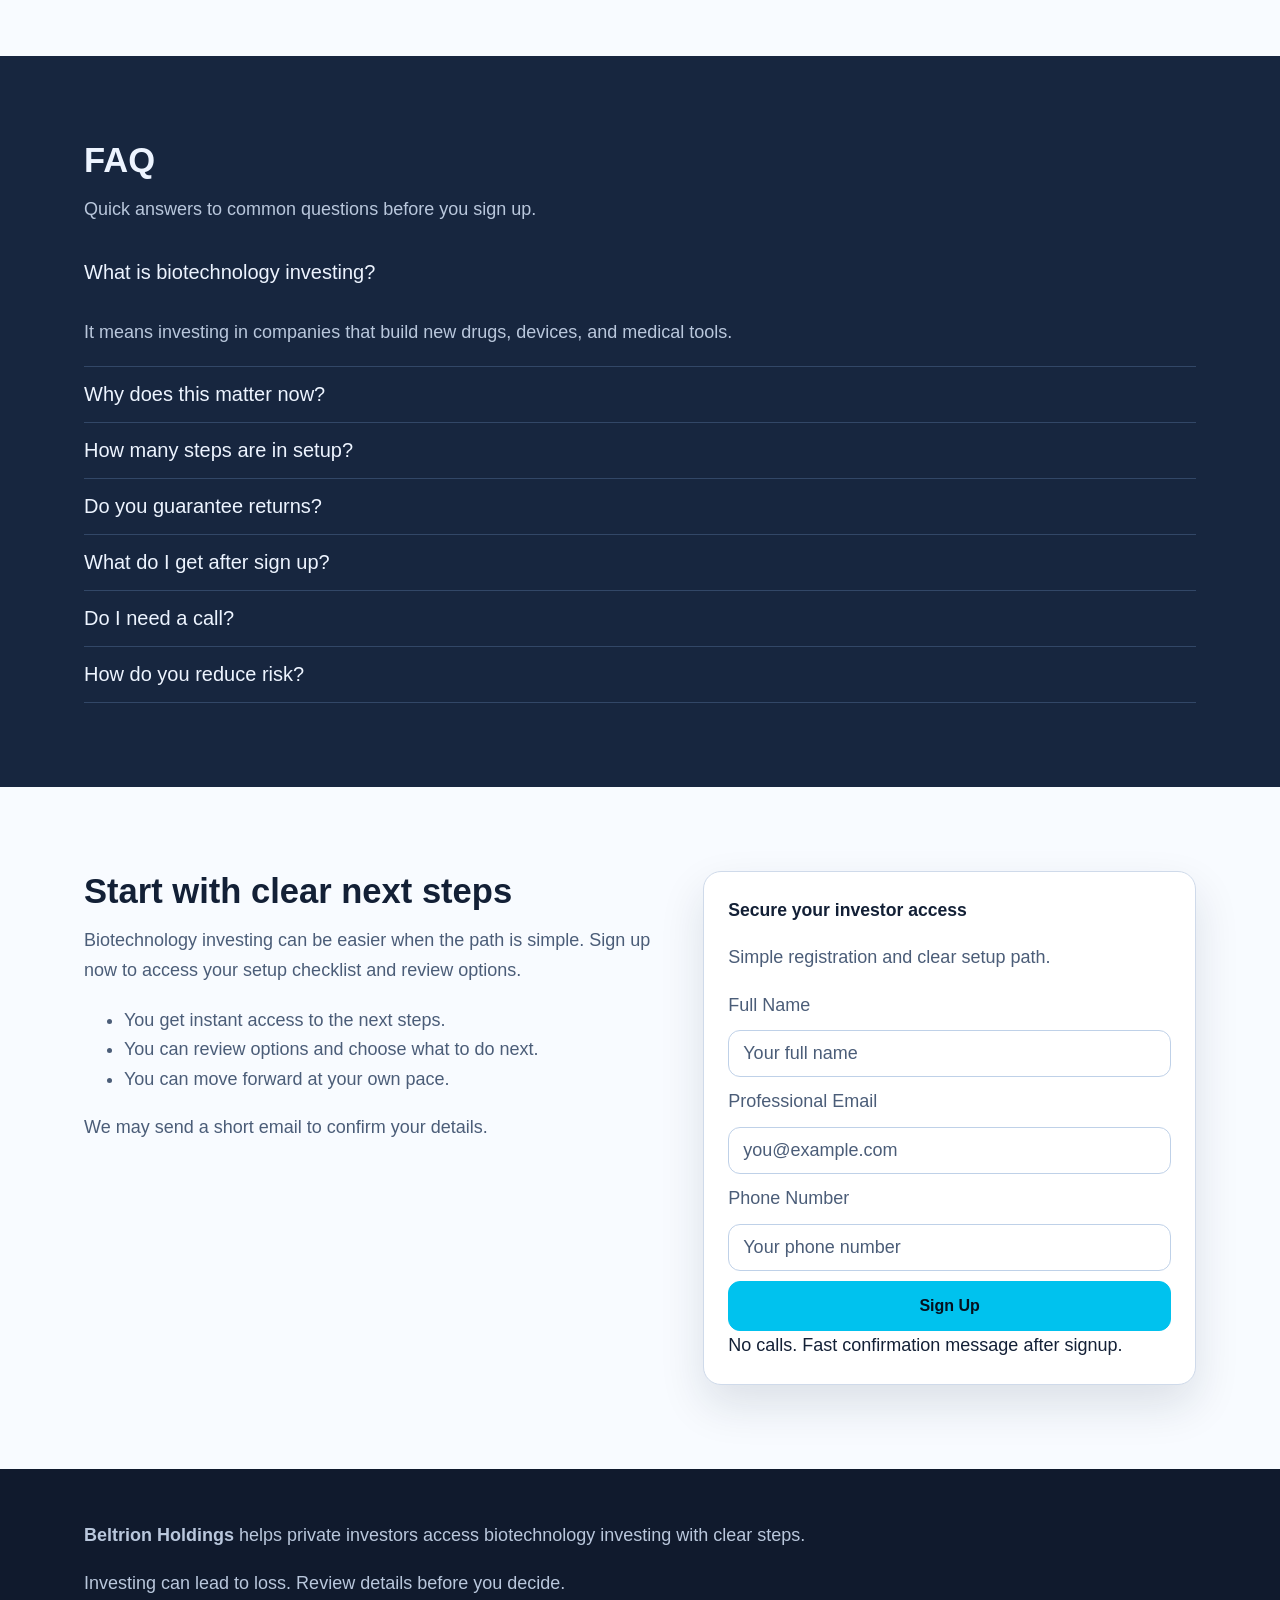
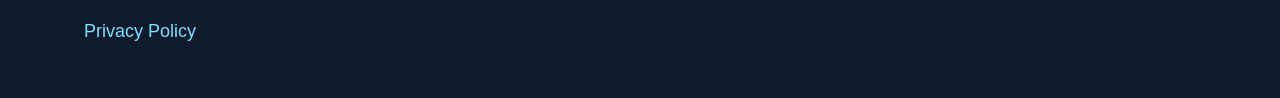
<file: sk/index.html>
<!-- DESIGN SEED: 5821 -->
<!doctype html>
<html lang="en">
<head>
  <meta charset="UTF-8" />
  <meta name="viewport" content="width=device-width, initial-scale=1.0" />
  <title>Beltrion Holdings | Biotechnology Investing for Slovak</title>
  <meta name="description" content="Beltrion Holdings helps private investors explore biotechnology investing with a simple process, clear risk notes, and fast signup steps for Slovak visitors." />
  <link rel="canonical" href="https://beltrionholdings.com/sk/" />
  <link rel="alternate" hreflang="en" href="https://beltrionholdings.com/" />
  <link rel="alternate" hreflang="de" href="https://beltrionholdings.com/de/" />
  <link rel="alternate" hreflang="fr" href="https://beltrionholdings.com/fr/" />
  <link rel="alternate" hreflang="es" href="https://beltrionholdings.com/es/" />
  <link rel="alternate" hreflang="it" href="https://beltrionholdings.com/it/" />
  <link rel="alternate" hreflang="tr" href="https://beltrionholdings.com/tr/" />
  <link rel="alternate" hreflang="pt" href="https://beltrionholdings.com/pt/" />
  <link rel="alternate" hreflang="ja" href="https://beltrionholdings.com/jp/" />
  <link rel="alternate" hreflang="sk" href="https://beltrionholdings.com/sk/" />
  <link rel="alternate" hreflang="nl-BE" href="https://beltrionholdings.com/be/" />
  <meta property="og:title" content="Beltrion Holdings | Biotechnology Investing" />
  <meta property="og:description" content="Simple biotechnology investing access for private investors." />
  <meta property="og:type" content="website" />
  <meta property="og:url" content="https://beltrionholdings.com/sk/" />
  <meta property="og:image" content="https://beltrionholdings.com/assets/img/og-cover.jpg" />
  <meta name="twitter:card" content="summary_large_image" />
  <meta name="twitter:title" content="Beltrion Holdings | Biotechnology Investing" />
  <meta name="twitter:description" content="A simple way to review biotechnology investing opportunities." />
  <link rel="stylesheet" href="../assets/style.css" />
  <script type="application/ld+json">{"@context":"https://schema.org","@type":"Organization","name":"Beltrion Holdings","url":"https://beltrionholdings.com","logo":"https://beltrionholdings.com/assets/img/logo.png"}</script>
  <script type="application/ld+json">{"@context":"https://schema.org","@type":"WebSite","name":"Beltrion Holdings","url":"https://beltrionholdings.com/"}</script>
  <script type="application/ld+json">{"@context":"https://schema.org","@type":"FAQPage","mainEntity":[{"@type":"Question","name":"What is biotechnology investing?","acceptedAnswer":{"@type":"Answer","text":"Biotechnology investing means backing companies that build new medical treatments and health tools."}},{"@type":"Question","name":"What happens after sign up?","acceptedAnswer":{"@type":"Answer","text":"After you sign up, you get instant access to the next steps."}}]}</script>
  <script type="application/ld+json">{"@context":"https://schema.org","@type":"Review","reviewRating":{"@type":"Rating","ratingValue":"5"},"author":{"@type":"Person","name":"Elena Brooks"},"itemReviewed":{"@type":"Organization","name":"Beltrion Holdings"}}</script>
</head>
<body>
<div class="page-bg">
<header class="site-header">
  <div class="container">
    <a class="brand" href="../index.html">Beltrion Holdings</a>
    <nav class="main-nav" aria-label="Primary navigation">
      <a href="#market">Why Market</a><a href="#model">How It Works</a><a href="#metrics">Metrics</a><a href="#risk">Risk</a><a href="#faq">FAQ</a>
    </nav>
    <div class="header-right">
      <div class="lang-switcher">
        <button class="lang-active" aria-label="Open language list">Slovak</button>
        <div class="lang-menu" role="menu"><a href="../index.html"><span class="flag"><svg viewBox="0 0 64 64" xmlns="http://www.w3.org/2000/svg"><rect width="64" height="64" fill="#012169"/><path d="M0 0 64 64M64 0 0 64" stroke="#fff" stroke-width="14"/><path d="M0 0 64 64M64 0 0 64" stroke="#C8102E" stroke-width="8"/><path d="M32 0v64M0 32h64" stroke="#fff" stroke-width="20"/><path d="M32 0v64M0 32h64" stroke="#C8102E" stroke-width="12"/></svg></span>English</a>
<a href="../de/index.html"><span class="flag"><svg viewBox="0 0 3 2" xmlns="http://www.w3.org/2000/svg"><rect width="3" height="2" fill="#ffce00"/><rect width="3" height="1.333" fill="#dd0000"/><rect width="3" height="0.666" fill="#000"/></svg></span>Deutsch</a>
<a href="../fr/index.html"><span class="flag"><svg viewBox="0 0 3 2" xmlns="http://www.w3.org/2000/svg"><rect width="1" height="2" fill="#0055A4"/><rect x="1" width="1" height="2" fill="#fff"/><rect x="2" width="1" height="2" fill="#EF4135"/></svg></span>Français</a>
<a href="../es/index.html"><span class="flag"><svg viewBox="0 0 3 2" xmlns="http://www.w3.org/2000/svg"><rect width="3" height="2" fill="#AA151B"/><rect y="0.5" width="3" height="1" fill="#F1BF00"/></svg></span>Español</a>
<a href="../it/index.html"><span class="flag"><svg viewBox="0 0 3 2" xmlns="http://www.w3.org/2000/svg"><rect width="1" height="2" fill="#009246"/><rect x="1" width="1" height="2" fill="#fff"/><rect x="2" width="1" height="2" fill="#CE2B37"/></svg></span>Italiano</a>
<a href="../tr/index.html"><span class="flag"><svg viewBox="0 0 28 20" xmlns="http://www.w3.org/2000/svg"><rect width="28" height="20" fill="#E30A17"/><circle cx="11" cy="10" r="5" fill="#fff"/><circle cx="12.5" cy="10" r="4" fill="#E30A17"/><polygon points="17,10 21,8.5 21,11.5" fill="#fff"/></svg></span>Türkçe</a>
<a href="../pt/index.html"><span class="flag"><svg viewBox="0 0 3 2" xmlns="http://www.w3.org/2000/svg"><rect width="1.2" height="2" fill="#006600"/><rect x="1.2" width="1.8" height="2" fill="#FF0000"/></svg></span>Português</a>
<a href="../jp/index.html"><span class="flag"><svg viewBox="0 0 3 2" xmlns="http://www.w3.org/2000/svg"><rect width="3" height="2" fill="#fff"/><circle cx="1.5" cy="1" r="0.5" fill="#BC002D"/></svg></span>日本語</a>
<a href="../sk/index.html"><span class="flag"><svg viewBox="0 0 3 2" xmlns="http://www.w3.org/2000/svg"><rect width="3" height="2" fill="#EE1C25"/><rect width="3" height="1.333" fill="#0B4EA2"/><rect width="3" height="0.666" fill="#fff"/></svg></span>Slovak</a>
<a href="../be/index.html"><span class="flag"><svg viewBox="0 0 3 2" xmlns="http://www.w3.org/2000/svg"><rect width="1" height="2" fill="#000"/><rect x="1" width="1" height="2" fill="#FFD90C"/><rect x="2" width="1" height="2" fill="#EF3340"/></svg></span>Nederlands (BE)</a></div>
      </div>
      <a href="#signup-final" class="cta-btn">Sign Up</a>
      <button class="burger" aria-label="Open menu">Menu</button>
    </div>
  </div>
</header>

<div class="mobile-drawer" aria-hidden="true">
  <div class="drawer-backdrop"></div>
  <aside class="drawer-panel" aria-label="Mobile menu">
    <div class="drawer-top"><strong>Menu</strong><button class="drawer-close" aria-label="Close menu">X</button></div>
    <nav class="drawer-nav">
      <a href="#market">Why Market</a><a href="#model">How It Works</a><a href="#metrics">Metrics</a><a href="#risk">Risk</a><a href="#faq">FAQ</a>
    </nav>
    <div class="lang-switcher">
      <button class="lang-active" aria-label="Open language list">Slovak</button>
      <div class="lang-menu" role="menu"><a href="../index.html"><span class="flag"><svg viewBox="0 0 64 64" xmlns="http://www.w3.org/2000/svg"><rect width="64" height="64" fill="#012169"/><path d="M0 0 64 64M64 0 0 64" stroke="#fff" stroke-width="14"/><path d="M0 0 64 64M64 0 0 64" stroke="#C8102E" stroke-width="8"/><path d="M32 0v64M0 32h64" stroke="#fff" stroke-width="20"/><path d="M32 0v64M0 32h64" stroke="#C8102E" stroke-width="12"/></svg></span>English</a>
<a href="../de/index.html"><span class="flag"><svg viewBox="0 0 3 2" xmlns="http://www.w3.org/2000/svg"><rect width="3" height="2" fill="#ffce00"/><rect width="3" height="1.333" fill="#dd0000"/><rect width="3" height="0.666" fill="#000"/></svg></span>Deutsch</a>
<a href="../fr/index.html"><span class="flag"><svg viewBox="0 0 3 2" xmlns="http://www.w3.org/2000/svg"><rect width="1" height="2" fill="#0055A4"/><rect x="1" width="1" height="2" fill="#fff"/><rect x="2" width="1" height="2" fill="#EF4135"/></svg></span>Français</a>
<a href="../es/index.html"><span class="flag"><svg viewBox="0 0 3 2" xmlns="http://www.w3.org/2000/svg"><rect width="3" height="2" fill="#AA151B"/><rect y="0.5" width="3" height="1" fill="#F1BF00"/></svg></span>Español</a>
<a href="../it/index.html"><span class="flag"><svg viewBox="0 0 3 2" xmlns="http://www.w3.org/2000/svg"><rect width="1" height="2" fill="#009246"/><rect x="1" width="1" height="2" fill="#fff"/><rect x="2" width="1" height="2" fill="#CE2B37"/></svg></span>Italiano</a>
<a href="../tr/index.html"><span class="flag"><svg viewBox="0 0 28 20" xmlns="http://www.w3.org/2000/svg"><rect width="28" height="20" fill="#E30A17"/><circle cx="11" cy="10" r="5" fill="#fff"/><circle cx="12.5" cy="10" r="4" fill="#E30A17"/><polygon points="17,10 21,8.5 21,11.5" fill="#fff"/></svg></span>Türkçe</a>
<a href="../pt/index.html"><span class="flag"><svg viewBox="0 0 3 2" xmlns="http://www.w3.org/2000/svg"><rect width="1.2" height="2" fill="#006600"/><rect x="1.2" width="1.8" height="2" fill="#FF0000"/></svg></span>Português</a>
<a href="../jp/index.html"><span class="flag"><svg viewBox="0 0 3 2" xmlns="http://www.w3.org/2000/svg"><rect width="3" height="2" fill="#fff"/><circle cx="1.5" cy="1" r="0.5" fill="#BC002D"/></svg></span>日本語</a>
<a href="../sk/index.html"><span class="flag"><svg viewBox="0 0 3 2" xmlns="http://www.w3.org/2000/svg"><rect width="3" height="2" fill="#EE1C25"/><rect width="3" height="1.333" fill="#0B4EA2"/><rect width="3" height="0.666" fill="#fff"/></svg></span>Slovak</a>
<a href="../be/index.html"><span class="flag"><svg viewBox="0 0 3 2" xmlns="http://www.w3.org/2000/svg"><rect width="1" height="2" fill="#000"/><rect x="1" width="1" height="2" fill="#FFD90C"/><rect x="2" width="1" height="2" fill="#EF3340"/></svg></span>Nederlands (BE)</a></div>
    </div>
    <p></p>
    <a href="#signup-final" class="cta-btn">Sign Up</a>
  </aside>
</div>

<main>
<section class="section dark" id="hero">
  <div class="container hero-grid">
    <div class="reveal">
      <h1>Biotechnology investing for private investors</h1>
      <p>Beltrion Holdings gives you a simple way to access biotechnology investing. Demand for better medicine is rising, so this market matters now. You get a clear process, open risk notes, and focused opportunities in biotechnology investing. After you sign up, you get instant access to the next steps.</p>
      <div class="performance-panel">
        <h3>Typical outcome range</h3>
        <div class="performance-grid">
          <div class="performance-metric"><div class="metric-value">8–15%</div><div class="metric-label">Monthly range</div></div>
          <div class="performance-metric"><div class="metric-value">80–200%</div><div class="metric-label">Annual range</div></div>
        </div>
        <div class="micro-note">Returns depend on market conditions. Not guaranteed.</div>
      </div>
    </div>
    <form class="form-card reveal" aria-label="Hero lead form">
      <h3 class="form-title">Create your investor access</h3>
      <p class="form-sub">Three fields. Fast setup. No call needed.</p>
      <div class="form-stack">
        <label for="name1">Full Name</label><input id="name1" name="name" placeholder="Your full name" required />
        <label for="email1">Professional Email</label><input id="email1" type="email" name="email" placeholder="you@example.com" required />
        <label for="phone1">Phone Number</label><input id="phone1" name="phone" placeholder="Your phone number" required />
        <button type="submit" class="cta-btn">Sign Up</button>
      </div>
      <small>We may send a short email to confirm your details.</small>
    </form>
  </div>
</section>

<section class="section light" id="market">
  <div class="container reveal">
    <h2>Why biotechnology investing now</h2>
    <p class="section-intro">Healthcare needs are growing across the world. Better tools and faster drug development create new business value.</p>
    <div class="grid-3">
      <article class="card"><h3>Demand growth</h3><p>More people need treatment, so healthcare demand keeps rising.</p><p class="muted">This supports long-term sector activity.</p></article>
      <article class="card"><h3>Faster research</h3><p>New lab tools cut trial time and speed product launches.</p><p class="muted">Speed can improve revenue timing.</p></article>
      <article class="card"><h3>Global adoption</h3><p>Hospitals adopt better diagnostics when outcomes become clearer.</p><p class="muted">Adoption helps companies scale.</p></article>
    </div>
    <p>What it means: biotechnology investing now combines high need with better execution. Investor gain: you can access growth linked to real medical demand.</p>
  </div>
</section>

<section class="section light" id="model" style="background:linear-gradient(145deg,#f9fbff,#eff6ff);">
  <div class="container split-2 reveal">
    <div>
      <h2>How it works</h2>
      <p class="section-intro">Here is the path from signup to active tracking. The steps are short and easy to follow.</p>
      <ul>
        <li>Sign up and open your secure dashboard.</li>
        <li>Review biotechnology investing options and simple risk notes.</li>
        <li>Choose your setup path and confirm profile details.</li>
        <li>Track progress with clear updates in one place.</li>
      </ul>
      <p>What it means: the model removes confusion. Investor gain: you stay informed and can act faster.</p>
    </div>
    <div class="card">
      <h3>Selection focus</h3>
      <ul>
        <li>Clinical need with clear patient demand.</li>
        <li>Business model with practical route to revenue.</li>
        <li>Team quality and delivery track record.</li>
        <li>Exit path that can unlock value in cycles.</li>
      </ul>
      <p>This keeps biotechnology investing focused on practical outcomes.</p>
    </div>
  </div>
</section>

<section class="section light" id="process">
  <div class="container reveal">
    <h2>Fast setup in 24 hours</h2>
    <p class="section-intro">You can complete your onboarding in one day. Each step is short and clear.</p>
    <div class="steps">
      <article class="card"><div class="step-time">Minute 5</div><div class="step-title">Create account</div><p>Enter your details and secure your investor profile.</p></article>
      <article class="card"><div class="step-time">Hour 1–6</div><div class="step-title">Review options</div><p>See available paths and simple risk explanations.</p></article>
      <article class="card"><div class="step-time">Hour 6–12</div><div class="step-title">Confirm setup</div><p>Pick your path and confirm basic profile data.</p></article>
      <article class="card"><div class="step-time">Hour 12–24</div><div class="step-title">Go live</div><p>Access your checklist and start tracking progress.</p></article>
    </div>
    <p>Most people finish setup in 24 hours.</p>
    <p>After you sign up, you will see a clear setup checklist.</p>
  </div>
</section>

<section class="section dark" id="metrics">
  <div class="container reveal">
    <h2>Performance snapshot</h2>
    <p class="section-intro">These comparison bars show historical outcomes in favorable periods. Baseline markers show a broad market reference.</p>
    <div class="card compare-bars">
      <div class="row"><div class="bar-title">Beltrion strategy range: 8–15% monthly</div><div class="bar-wrap"><div class="bar-baseline" aria-hidden="true"></div><div class="bar-fill" style="width:78%"></div></div></div>
      <div class="row"><div class="bar-title">Broad market reference: 2–4% monthly</div><div class="bar-wrap"><div class="bar-baseline" aria-hidden="true" style="left:32%"></div><div class="bar-fill" style="width:36%"></div></div></div>
      <p>What it means: results have been stronger in favorable cycles. Investor gain: clearer range context before you decide.</p>
    </div>
  </div>
</section>

<section class="section light" id="insights">
  <div class="container split-2 reveal">
    <div class="card">
      <h3>Return drivers waterfall</h3>
      <div class="waterfall">
        <div class="drop good"><div class="drop-bar" style="height:130px"></div><span>Pipeline +6%</span></div>
        <div class="drop"><div class="drop-bar" style="height:70px"></div><span>Delay -3%</span></div>
        <div class="drop good"><div class="drop-bar" style="height:95px"></div><span>Adoption +4%</span></div>
        <div class="drop good"><div class="drop-bar" style="height:120px"></div><span>Pricing +5%</span></div>
      </div>
      <p>Meaning: positive drivers can offset slow periods when selection is disciplined.</p>
    </div>
    <div>
      <h2>Insights that drive returns</h2>
      <p class="section-intro">We look at simple business signals, not noise. Each signal links to a practical investor outcome.</p>
      <ul>
        <li>Clinical milestone progress can unlock valuation steps.</li>
        <li>Hospital adoption signals revenue quality.</li>
        <li>Cost control protects runway in slower months.</li>
      </ul>
      <p>Investor gain: you see what can lift value and what can slow it.</p>
    </div>
  </div>
</section>

<section class="section light" id="risk" style="background:linear-gradient(165deg,#f6f8ff,#fdf8fb);">
  <div class="container reveal">
    <h2>Simple risk view</h2>
    <p class="section-intro">Biotechnology investing can be volatile, which means prices can move fast. We explain key risks in plain words.</p>
    <div class="risk-matrix">
      <article class="cell"><strong>Trial delays</strong><p>Tests may take longer than expected and slow value growth.</p></article>
      <article class="cell"><strong>Market swings</strong><p>Sector mood can move prices before business progress appears.</p></article>
      <article class="cell"><strong>Cash pressure</strong><p>Some firms may need new funding before revenue scales.</p></article>
      <article class="cell"><strong>Execution gaps</strong><p>Weak planning can delay product launches and partnerships.</p></article>
    </div>
    <p>What it means: risk is real, so expectations must stay balanced. Investor gain: better decisions from clear downside awareness.</p>
  </div>
</section>

<section class="section light" id="reviews">
  <div class="container reveal">
    <h2>Investor reviews</h2>
    <p class="section-intro">These short reviews show why private investors choose Beltrion Holdings for biotechnology investing access.</p>
    <div class="grid-4">
      <article class="card"><div class="review-head"><span class="avatar">EB</span><strong>Elena Brooks</strong><span class="verified">VERIFIED</span></div><p class="muted">Project Manager · Leeds</p><p>“Simple onboarding and clear updates. I always know what each step means.”</p></article>
      <article class="card"><div class="review-head"><span class="avatar">MW</span><strong>Marco Weiss</strong><span class="verified">VERIFIED</span></div><p class="muted">Business Owner · Berlin</p><p>“The risk notes are clear. I can review options without technical overload.”</p></article>
      <article class="card"><div class="review-head"><span class="avatar">SD</span><strong>Sofia Duarte</strong><span class="verified">VERIFIED</span></div><p class="muted">Consultant · Porto</p><p>“It feels premium but still open. The setup checklist saved me time.”</p></article>
      <article class="card"><div class="review-head"><span class="avatar">TN</span><strong>Thomas Neri</strong><span class="verified">VERIFIED</span></div><p class="muted">Engineer · Milan</p><p>“I liked the focus on real outcomes, not hype. Very easy to follow.”</p></article>
    </div>
    <p>Meaning: trust comes from clarity and transparency. Investor gain: confidence before committing.</p>
  </div>
</section>

<section class="section dark" id="faq">
  <div class="container reveal">
    <h2>FAQ</h2>
    <p class="section-intro">Quick answers to common questions before you sign up.</p>
    <div class="faq-item open"><button class="faq-q">What is biotechnology investing?</button><div class="faq-answer"><p>It means investing in companies that build new drugs, devices, and medical tools.</p></div></div>
    <div class="faq-item"><button class="faq-q">Why does this matter now?</button><div class="faq-answer"><p>Healthcare demand is rising, and technology now speeds research and patient access.</p></div></div>
    <div class="faq-item"><button class="faq-q">How many steps are in setup?</button><div class="faq-answer"><p>Four clear steps. Most people finish setup in 24 hours.</p></div></div>
    <div class="faq-item"><button class="faq-q">Do you guarantee returns?</button><div class="faq-answer"><p>No. Returns depend on market conditions and are never guaranteed.</p></div></div>
    <div class="faq-item"><button class="faq-q">What do I get after sign up?</button><div class="faq-answer"><p>After you sign up, you can review the options and choose what to do next.</p></div></div>
    <div class="faq-item"><button class="faq-q">Do I need a call?</button><div class="faq-answer"><p>No call is required. The journey is handled inside the platform.</p></div></div>
    <div class="faq-item"><button class="faq-q">How do you reduce risk?</button><div class="faq-answer"><p>We focus on selection discipline, clear tracking, and simple risk communication.</p></div></div>
  </div>
</section>

<section class="section light" id="signup-final">
  <div class="container split-2 reveal">
    <div>
      <h2>Start with clear next steps</h2>
      <p class="section-intro">Biotechnology investing can be easier when the path is simple. Sign up now to access your setup checklist and review options.</p>
      <ul>
        <li>You get instant access to the next steps.</li>
        <li>You can review options and choose what to do next.</li>
        <li>You can move forward at your own pace.</li>
      </ul>
      <p>We may send a short email to confirm your details.</p>
    </div>
    <form class="form-card" aria-label="Final lead form">
      <h3 class="form-title">Secure your investor access</h3>
      <p class="form-sub">Simple registration and clear setup path.</p>
      <div class="form-stack">
        <label for="name2">Full Name</label><input id="name2" name="name" placeholder="Your full name" required />
        <label for="email2">Professional Email</label><input id="email2" type="email" name="email" placeholder="you@example.com" required />
        <label for="phone2">Phone Number</label><input id="phone2" name="phone" placeholder="Your phone number" required />
        <button type="submit" class="cta-btn">Sign Up</button>
      </div>
      <small>No calls. Fast confirmation message after signup.</small>
    </form>
  </div>
</section>
</main>

<footer>
  <div class="container">
    <p><strong>Beltrion Holdings</strong> helps private investors access biotechnology investing with clear steps.</p>
    <p class="footer-copy">Investing can lead to loss. Review details before you decide.</p>
    <p><a href="#" data-open-privacy>Privacy Policy</a></p>
  </div>
</footer>

<div class="modal" id="privacy-modal" aria-modal="true" role="dialog" aria-label="Privacy Policy">
  <div class="modal-backdrop" data-close-privacy></div>
  <div class="modal-box">
    <button class="modal-close-x" data-close-privacy aria-label="Close privacy modal">×</button>
    <h2>Privacy Policy</h2>
    <p><strong>Introduction:</strong> We explain how we handle your personal data in clear terms.</p>
    <p><strong>Data collection:</strong> We collect your name, email, and phone when you sign up.</p>
    <p><strong>Legal basis:</strong> We process data to provide service access and meet legal duties.</p>
    <p><strong>Cookies:</strong> We use cookies to keep the site secure and improve usability.</p>
    <p><strong>Retention:</strong> We keep data only as long as needed for service and records.</p>
    <p><strong>Third-party sharing:</strong> We share limited data with trusted service providers only.</p>
    <p><strong>Security:</strong> We use technical and organizational controls to protect your data.</p>
    <p><strong>User rights:</strong> You can ask to access, correct, or delete personal data.</p>
    <p><strong>International transfers:</strong> Data may be processed outside your country with safeguards.</p>
    <p><strong>Industry risk disclosure:</strong> Investing in biotechnology can lead to partial or full loss.</p>
    <p><strong>Contact:</strong> Email privacy@beltrionholdings.com for privacy questions.</p>
    <div class="modal-footer"><button class="cta-btn" data-close-privacy>Close</button></div>
  </div>
</div>
</div>
<script src="../assets/app.js" defer></script>
</body>
</html>
</file>
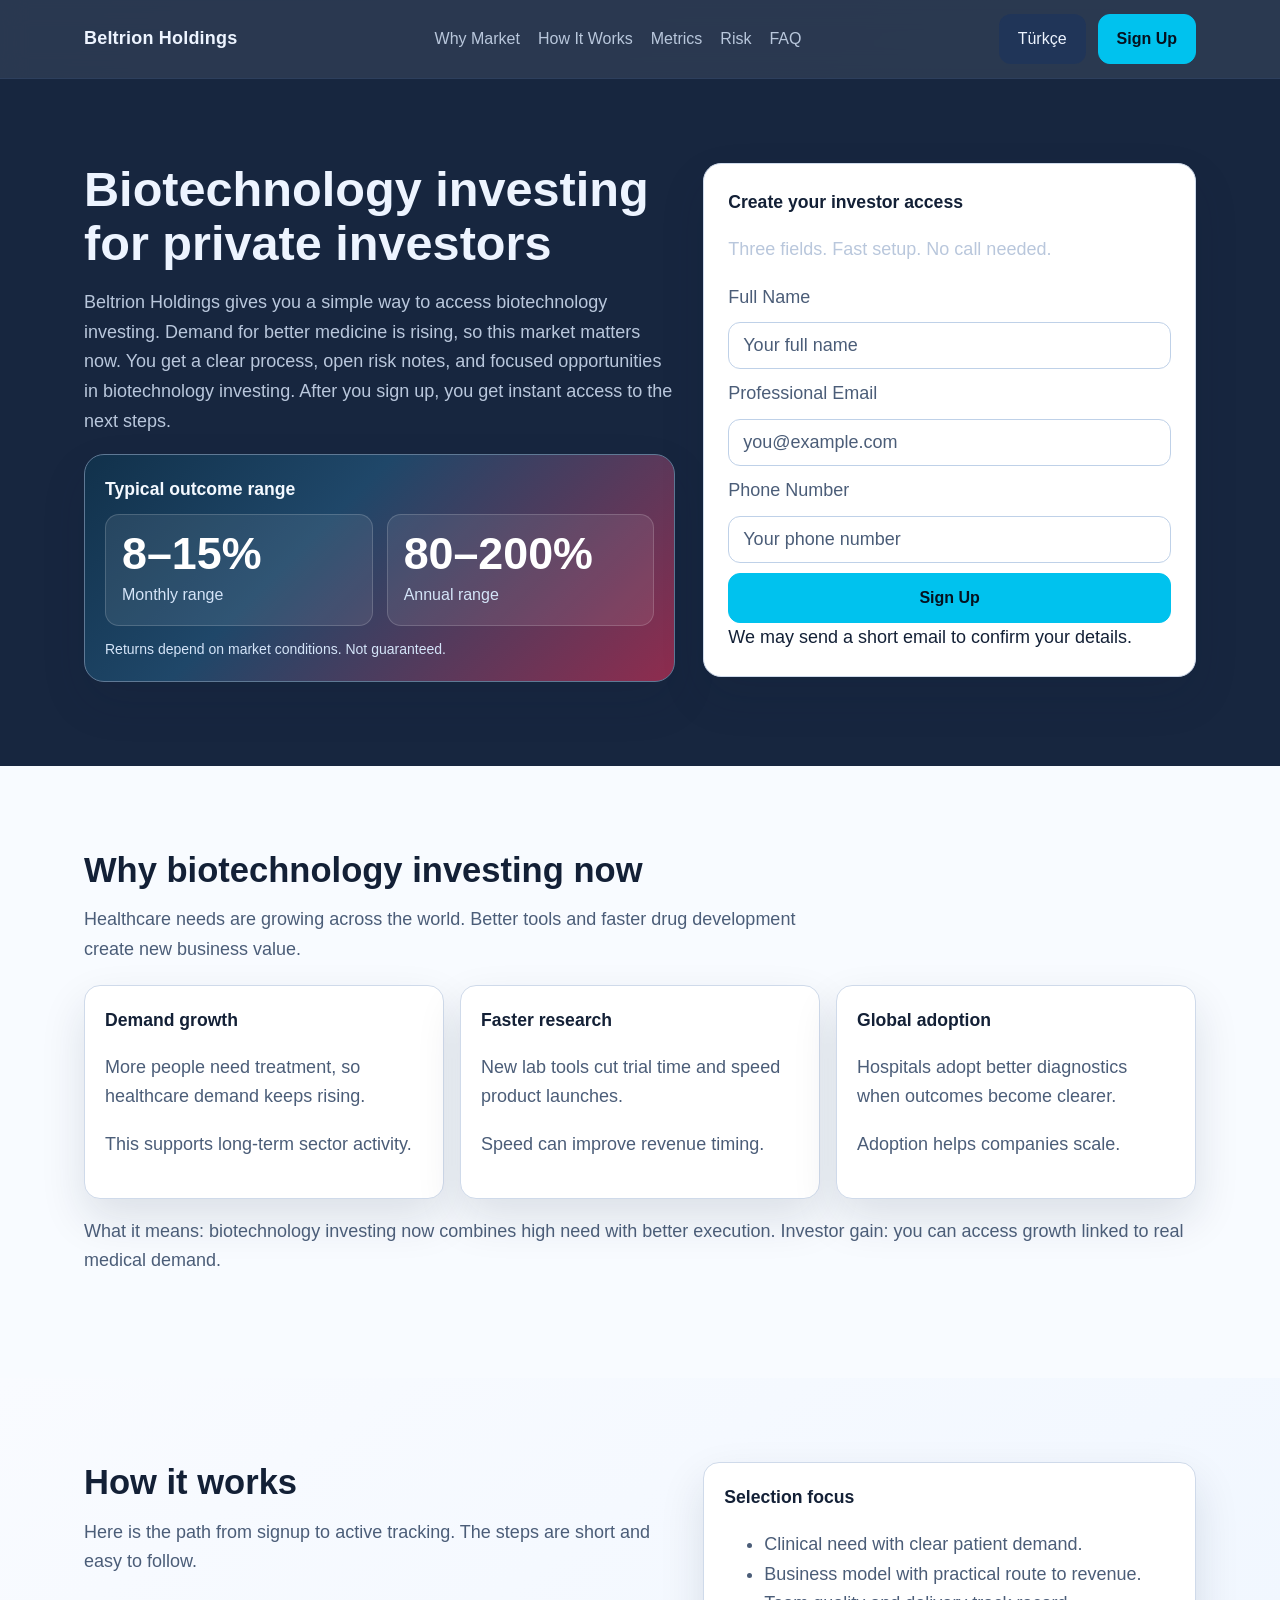
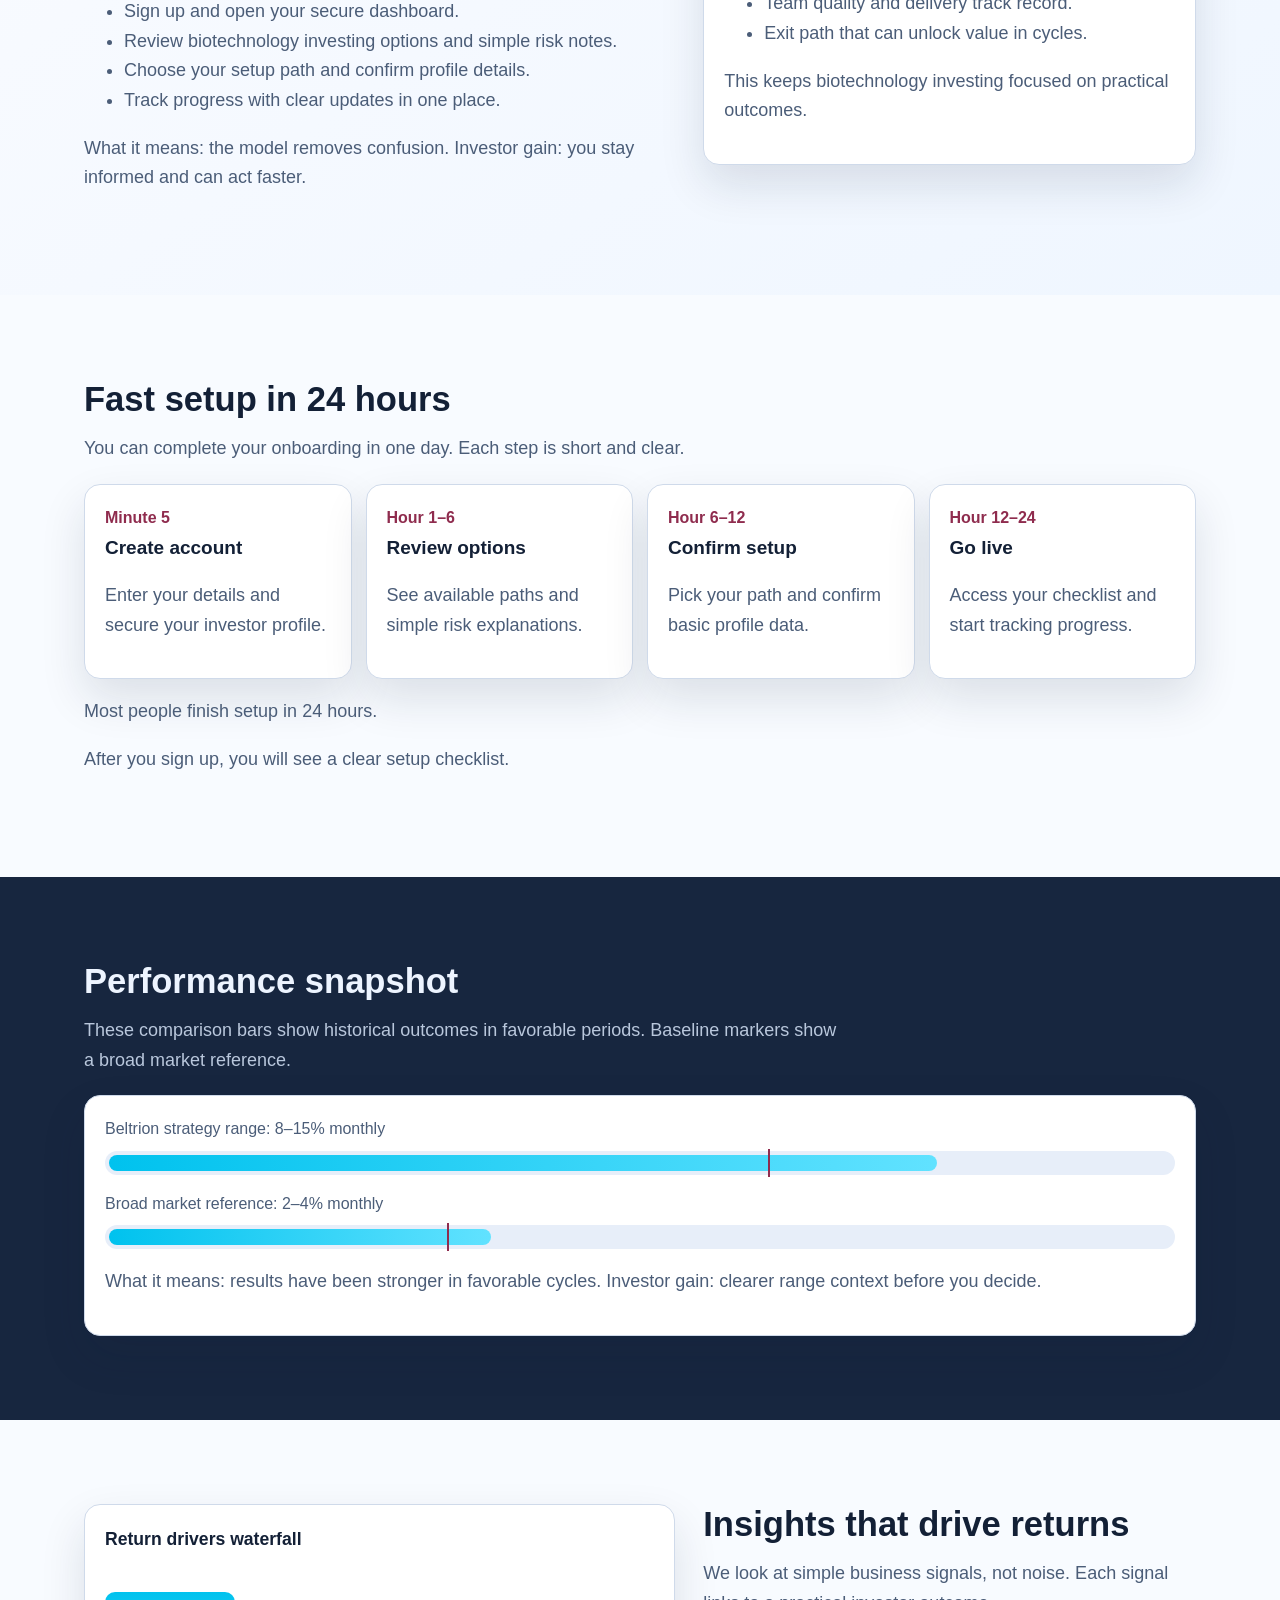
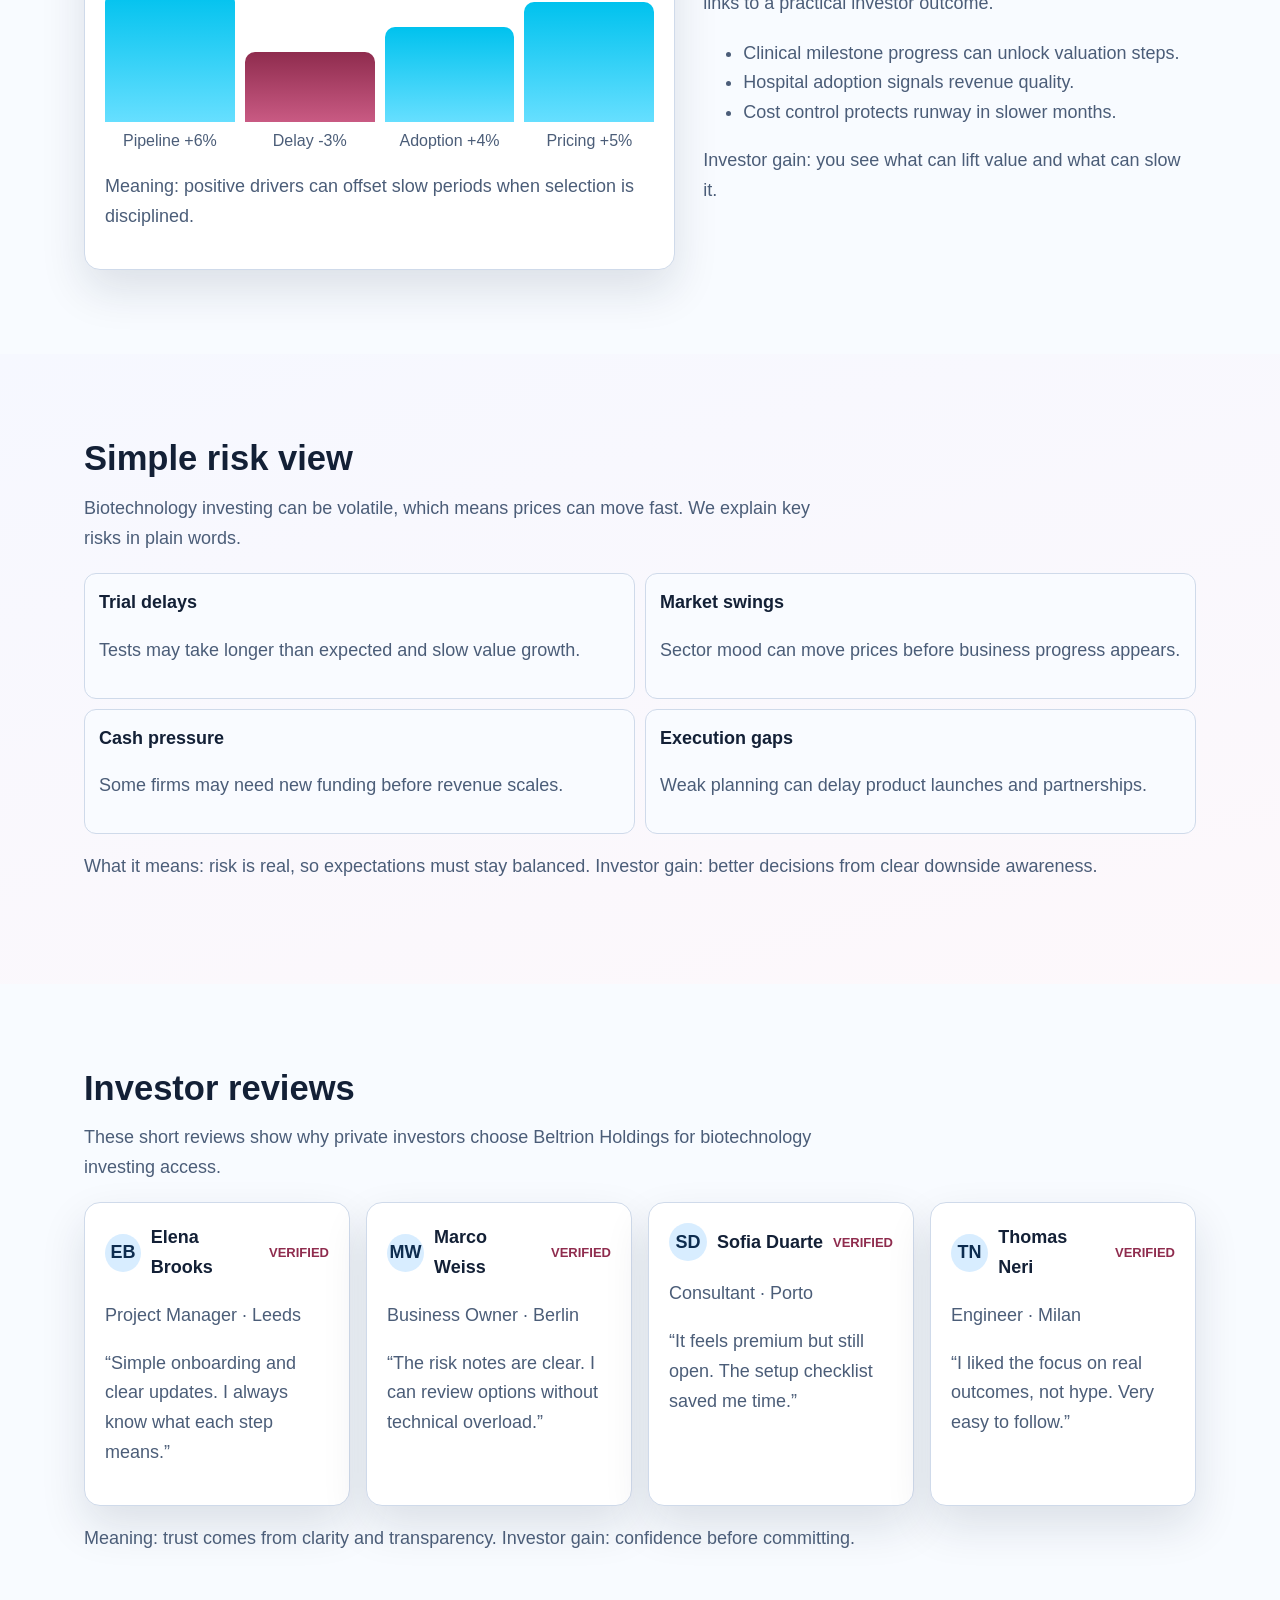
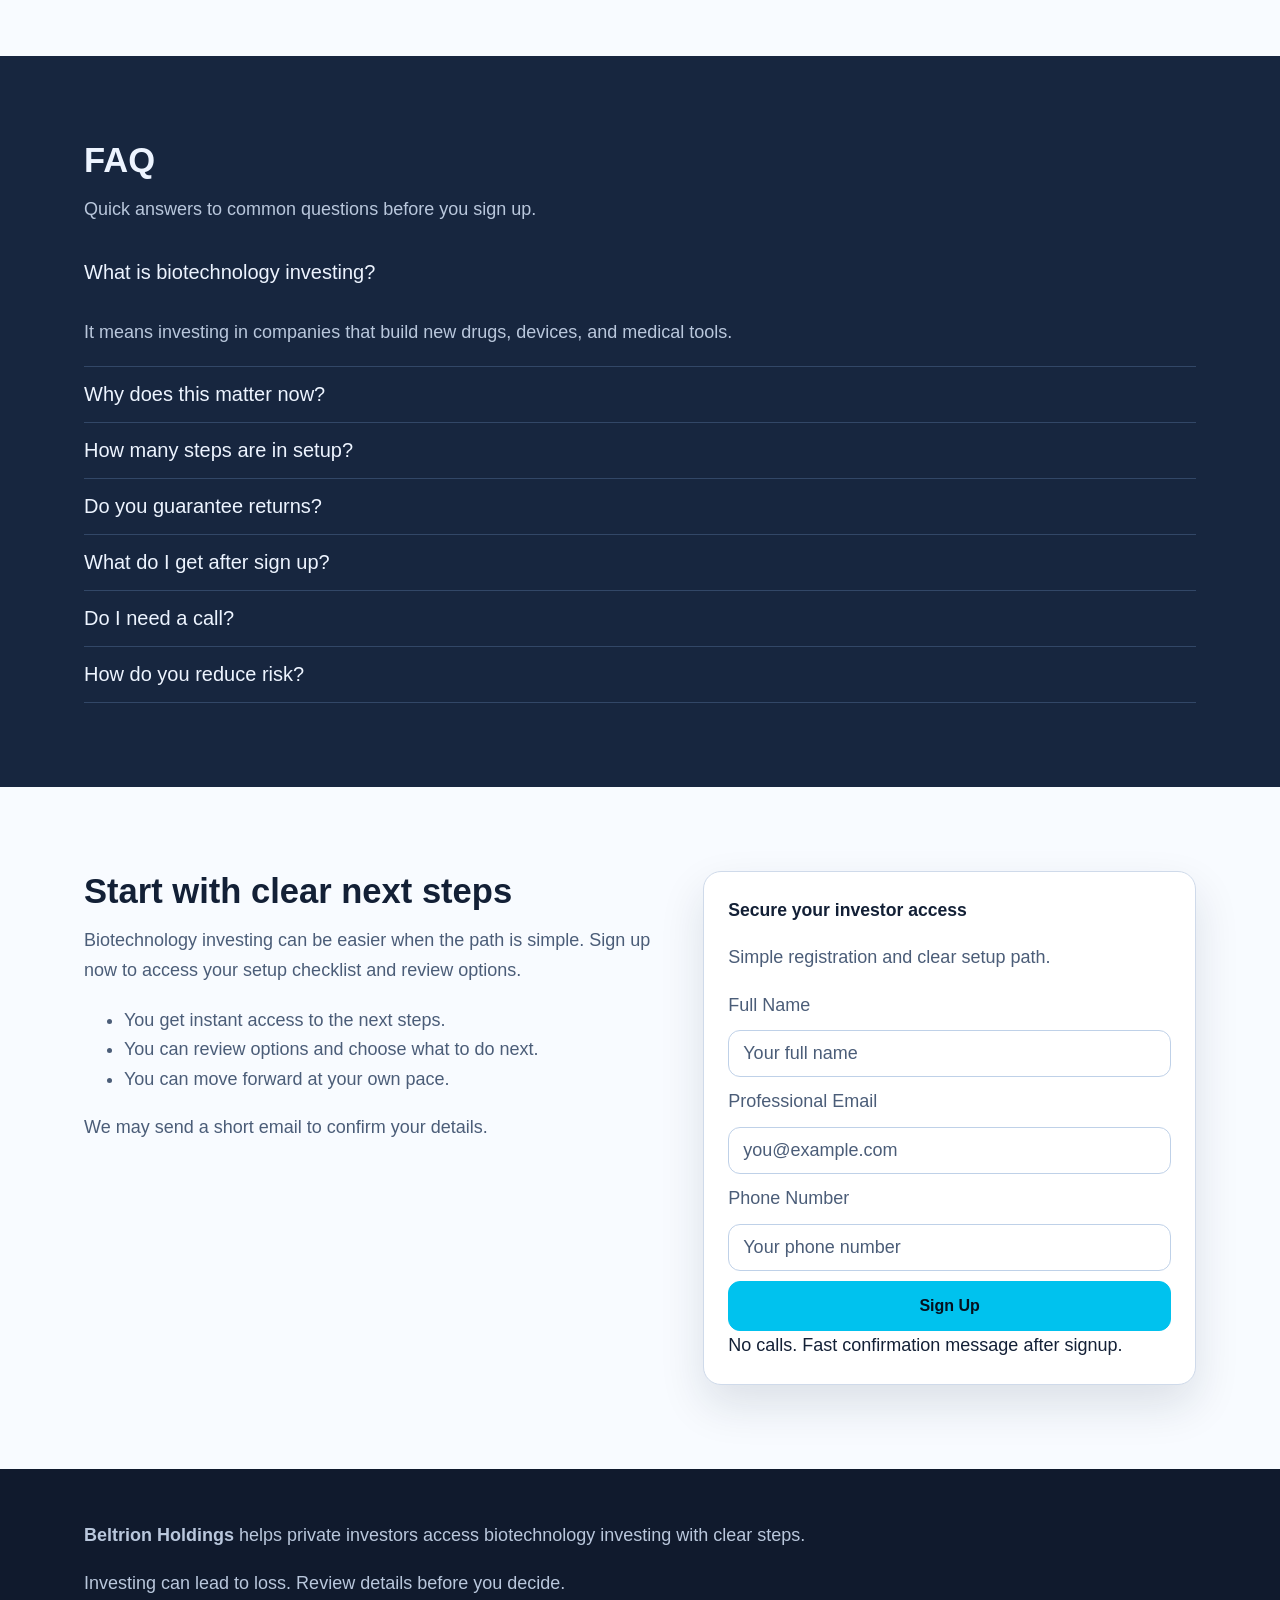
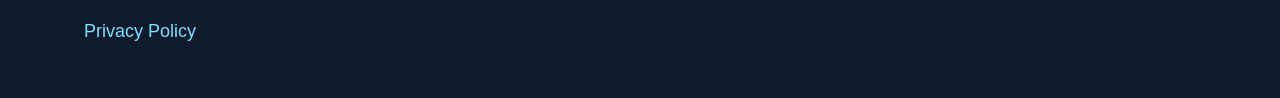
<file: tr/index.html>
<!-- DESIGN SEED: 5821 -->
<!doctype html>
<html lang="en">
<head>
  <meta charset="UTF-8" />
  <meta name="viewport" content="width=device-width, initial-scale=1.0" />
  <title>Beltrion Holdings | Biotechnology Investing for Türkçe</title>
  <meta name="description" content="Beltrion Holdings helps private investors explore biotechnology investing with a simple process, clear risk notes, and fast signup steps for Türkçe visitors." />
  <link rel="canonical" href="https://beltrionholdings.com/tr/" />
  <link rel="alternate" hreflang="en" href="https://beltrionholdings.com/" />
  <link rel="alternate" hreflang="de" href="https://beltrionholdings.com/de/" />
  <link rel="alternate" hreflang="fr" href="https://beltrionholdings.com/fr/" />
  <link rel="alternate" hreflang="es" href="https://beltrionholdings.com/es/" />
  <link rel="alternate" hreflang="it" href="https://beltrionholdings.com/it/" />
  <link rel="alternate" hreflang="tr" href="https://beltrionholdings.com/tr/" />
  <link rel="alternate" hreflang="pt" href="https://beltrionholdings.com/pt/" />
  <link rel="alternate" hreflang="ja" href="https://beltrionholdings.com/jp/" />
  <link rel="alternate" hreflang="sk" href="https://beltrionholdings.com/sk/" />
  <link rel="alternate" hreflang="nl-BE" href="https://beltrionholdings.com/be/" />
  <meta property="og:title" content="Beltrion Holdings | Biotechnology Investing" />
  <meta property="og:description" content="Simple biotechnology investing access for private investors." />
  <meta property="og:type" content="website" />
  <meta property="og:url" content="https://beltrionholdings.com/tr/" />
  <meta property="og:image" content="https://beltrionholdings.com/assets/img/og-cover.jpg" />
  <meta name="twitter:card" content="summary_large_image" />
  <meta name="twitter:title" content="Beltrion Holdings | Biotechnology Investing" />
  <meta name="twitter:description" content="A simple way to review biotechnology investing opportunities." />
  <link rel="stylesheet" href="../assets/style.css" />
  <script type="application/ld+json">{"@context":"https://schema.org","@type":"Organization","name":"Beltrion Holdings","url":"https://beltrionholdings.com","logo":"https://beltrionholdings.com/assets/img/logo.png"}</script>
  <script type="application/ld+json">{"@context":"https://schema.org","@type":"WebSite","name":"Beltrion Holdings","url":"https://beltrionholdings.com/"}</script>
  <script type="application/ld+json">{"@context":"https://schema.org","@type":"FAQPage","mainEntity":[{"@type":"Question","name":"What is biotechnology investing?","acceptedAnswer":{"@type":"Answer","text":"Biotechnology investing means backing companies that build new medical treatments and health tools."}},{"@type":"Question","name":"What happens after sign up?","acceptedAnswer":{"@type":"Answer","text":"After you sign up, you get instant access to the next steps."}}]}</script>
  <script type="application/ld+json">{"@context":"https://schema.org","@type":"Review","reviewRating":{"@type":"Rating","ratingValue":"5"},"author":{"@type":"Person","name":"Elena Brooks"},"itemReviewed":{"@type":"Organization","name":"Beltrion Holdings"}}</script>
</head>
<body>
<div class="page-bg">
<header class="site-header">
  <div class="container">
    <a class="brand" href="../index.html">Beltrion Holdings</a>
    <nav class="main-nav" aria-label="Primary navigation">
      <a href="#market">Why Market</a><a href="#model">How It Works</a><a href="#metrics">Metrics</a><a href="#risk">Risk</a><a href="#faq">FAQ</a>
    </nav>
    <div class="header-right">
      <div class="lang-switcher">
        <button class="lang-active" aria-label="Open language list">Türkçe</button>
        <div class="lang-menu" role="menu"><a href="../index.html"><span class="flag"><svg viewBox="0 0 64 64" xmlns="http://www.w3.org/2000/svg"><rect width="64" height="64" fill="#012169"/><path d="M0 0 64 64M64 0 0 64" stroke="#fff" stroke-width="14"/><path d="M0 0 64 64M64 0 0 64" stroke="#C8102E" stroke-width="8"/><path d="M32 0v64M0 32h64" stroke="#fff" stroke-width="20"/><path d="M32 0v64M0 32h64" stroke="#C8102E" stroke-width="12"/></svg></span>English</a>
<a href="../de/index.html"><span class="flag"><svg viewBox="0 0 3 2" xmlns="http://www.w3.org/2000/svg"><rect width="3" height="2" fill="#ffce00"/><rect width="3" height="1.333" fill="#dd0000"/><rect width="3" height="0.666" fill="#000"/></svg></span>Deutsch</a>
<a href="../fr/index.html"><span class="flag"><svg viewBox="0 0 3 2" xmlns="http://www.w3.org/2000/svg"><rect width="1" height="2" fill="#0055A4"/><rect x="1" width="1" height="2" fill="#fff"/><rect x="2" width="1" height="2" fill="#EF4135"/></svg></span>Français</a>
<a href="../es/index.html"><span class="flag"><svg viewBox="0 0 3 2" xmlns="http://www.w3.org/2000/svg"><rect width="3" height="2" fill="#AA151B"/><rect y="0.5" width="3" height="1" fill="#F1BF00"/></svg></span>Español</a>
<a href="../it/index.html"><span class="flag"><svg viewBox="0 0 3 2" xmlns="http://www.w3.org/2000/svg"><rect width="1" height="2" fill="#009246"/><rect x="1" width="1" height="2" fill="#fff"/><rect x="2" width="1" height="2" fill="#CE2B37"/></svg></span>Italiano</a>
<a href="../tr/index.html"><span class="flag"><svg viewBox="0 0 28 20" xmlns="http://www.w3.org/2000/svg"><rect width="28" height="20" fill="#E30A17"/><circle cx="11" cy="10" r="5" fill="#fff"/><circle cx="12.5" cy="10" r="4" fill="#E30A17"/><polygon points="17,10 21,8.5 21,11.5" fill="#fff"/></svg></span>Türkçe</a>
<a href="../pt/index.html"><span class="flag"><svg viewBox="0 0 3 2" xmlns="http://www.w3.org/2000/svg"><rect width="1.2" height="2" fill="#006600"/><rect x="1.2" width="1.8" height="2" fill="#FF0000"/></svg></span>Português</a>
<a href="../jp/index.html"><span class="flag"><svg viewBox="0 0 3 2" xmlns="http://www.w3.org/2000/svg"><rect width="3" height="2" fill="#fff"/><circle cx="1.5" cy="1" r="0.5" fill="#BC002D"/></svg></span>日本語</a>
<a href="../sk/index.html"><span class="flag"><svg viewBox="0 0 3 2" xmlns="http://www.w3.org/2000/svg"><rect width="3" height="2" fill="#EE1C25"/><rect width="3" height="1.333" fill="#0B4EA2"/><rect width="3" height="0.666" fill="#fff"/></svg></span>Slovak</a>
<a href="../be/index.html"><span class="flag"><svg viewBox="0 0 3 2" xmlns="http://www.w3.org/2000/svg"><rect width="1" height="2" fill="#000"/><rect x="1" width="1" height="2" fill="#FFD90C"/><rect x="2" width="1" height="2" fill="#EF3340"/></svg></span>Nederlands (BE)</a></div>
      </div>
      <a href="#signup-final" class="cta-btn">Sign Up</a>
      <button class="burger" aria-label="Open menu">Menu</button>
    </div>
  </div>
</header>

<div class="mobile-drawer" aria-hidden="true">
  <div class="drawer-backdrop"></div>
  <aside class="drawer-panel" aria-label="Mobile menu">
    <div class="drawer-top"><strong>Menu</strong><button class="drawer-close" aria-label="Close menu">X</button></div>
    <nav class="drawer-nav">
      <a href="#market">Why Market</a><a href="#model">How It Works</a><a href="#metrics">Metrics</a><a href="#risk">Risk</a><a href="#faq">FAQ</a>
    </nav>
    <div class="lang-switcher">
      <button class="lang-active" aria-label="Open language list">Türkçe</button>
      <div class="lang-menu" role="menu"><a href="../index.html"><span class="flag"><svg viewBox="0 0 64 64" xmlns="http://www.w3.org/2000/svg"><rect width="64" height="64" fill="#012169"/><path d="M0 0 64 64M64 0 0 64" stroke="#fff" stroke-width="14"/><path d="M0 0 64 64M64 0 0 64" stroke="#C8102E" stroke-width="8"/><path d="M32 0v64M0 32h64" stroke="#fff" stroke-width="20"/><path d="M32 0v64M0 32h64" stroke="#C8102E" stroke-width="12"/></svg></span>English</a>
<a href="../de/index.html"><span class="flag"><svg viewBox="0 0 3 2" xmlns="http://www.w3.org/2000/svg"><rect width="3" height="2" fill="#ffce00"/><rect width="3" height="1.333" fill="#dd0000"/><rect width="3" height="0.666" fill="#000"/></svg></span>Deutsch</a>
<a href="../fr/index.html"><span class="flag"><svg viewBox="0 0 3 2" xmlns="http://www.w3.org/2000/svg"><rect width="1" height="2" fill="#0055A4"/><rect x="1" width="1" height="2" fill="#fff"/><rect x="2" width="1" height="2" fill="#EF4135"/></svg></span>Français</a>
<a href="../es/index.html"><span class="flag"><svg viewBox="0 0 3 2" xmlns="http://www.w3.org/2000/svg"><rect width="3" height="2" fill="#AA151B"/><rect y="0.5" width="3" height="1" fill="#F1BF00"/></svg></span>Español</a>
<a href="../it/index.html"><span class="flag"><svg viewBox="0 0 3 2" xmlns="http://www.w3.org/2000/svg"><rect width="1" height="2" fill="#009246"/><rect x="1" width="1" height="2" fill="#fff"/><rect x="2" width="1" height="2" fill="#CE2B37"/></svg></span>Italiano</a>
<a href="../tr/index.html"><span class="flag"><svg viewBox="0 0 28 20" xmlns="http://www.w3.org/2000/svg"><rect width="28" height="20" fill="#E30A17"/><circle cx="11" cy="10" r="5" fill="#fff"/><circle cx="12.5" cy="10" r="4" fill="#E30A17"/><polygon points="17,10 21,8.5 21,11.5" fill="#fff"/></svg></span>Türkçe</a>
<a href="../pt/index.html"><span class="flag"><svg viewBox="0 0 3 2" xmlns="http://www.w3.org/2000/svg"><rect width="1.2" height="2" fill="#006600"/><rect x="1.2" width="1.8" height="2" fill="#FF0000"/></svg></span>Português</a>
<a href="../jp/index.html"><span class="flag"><svg viewBox="0 0 3 2" xmlns="http://www.w3.org/2000/svg"><rect width="3" height="2" fill="#fff"/><circle cx="1.5" cy="1" r="0.5" fill="#BC002D"/></svg></span>日本語</a>
<a href="../sk/index.html"><span class="flag"><svg viewBox="0 0 3 2" xmlns="http://www.w3.org/2000/svg"><rect width="3" height="2" fill="#EE1C25"/><rect width="3" height="1.333" fill="#0B4EA2"/><rect width="3" height="0.666" fill="#fff"/></svg></span>Slovak</a>
<a href="../be/index.html"><span class="flag"><svg viewBox="0 0 3 2" xmlns="http://www.w3.org/2000/svg"><rect width="1" height="2" fill="#000"/><rect x="1" width="1" height="2" fill="#FFD90C"/><rect x="2" width="1" height="2" fill="#EF3340"/></svg></span>Nederlands (BE)</a></div>
    </div>
    <p></p>
    <a href="#signup-final" class="cta-btn">Sign Up</a>
  </aside>
</div>

<main>
<section class="section dark" id="hero">
  <div class="container hero-grid">
    <div class="reveal">
      <h1>Biotechnology investing for private investors</h1>
      <p>Beltrion Holdings gives you a simple way to access biotechnology investing. Demand for better medicine is rising, so this market matters now. You get a clear process, open risk notes, and focused opportunities in biotechnology investing. After you sign up, you get instant access to the next steps.</p>
      <div class="performance-panel">
        <h3>Typical outcome range</h3>
        <div class="performance-grid">
          <div class="performance-metric"><div class="metric-value">8–15%</div><div class="metric-label">Monthly range</div></div>
          <div class="performance-metric"><div class="metric-value">80–200%</div><div class="metric-label">Annual range</div></div>
        </div>
        <div class="micro-note">Returns depend on market conditions. Not guaranteed.</div>
      </div>
    </div>
    <form class="form-card reveal" aria-label="Hero lead form">
      <h3 class="form-title">Create your investor access</h3>
      <p class="form-sub">Three fields. Fast setup. No call needed.</p>
      <div class="form-stack">
        <label for="name1">Full Name</label><input id="name1" name="name" placeholder="Your full name" required />
        <label for="email1">Professional Email</label><input id="email1" type="email" name="email" placeholder="you@example.com" required />
        <label for="phone1">Phone Number</label><input id="phone1" name="phone" placeholder="Your phone number" required />
        <button type="submit" class="cta-btn">Sign Up</button>
      </div>
      <small>We may send a short email to confirm your details.</small>
    </form>
  </div>
</section>

<section class="section light" id="market">
  <div class="container reveal">
    <h2>Why biotechnology investing now</h2>
    <p class="section-intro">Healthcare needs are growing across the world. Better tools and faster drug development create new business value.</p>
    <div class="grid-3">
      <article class="card"><h3>Demand growth</h3><p>More people need treatment, so healthcare demand keeps rising.</p><p class="muted">This supports long-term sector activity.</p></article>
      <article class="card"><h3>Faster research</h3><p>New lab tools cut trial time and speed product launches.</p><p class="muted">Speed can improve revenue timing.</p></article>
      <article class="card"><h3>Global adoption</h3><p>Hospitals adopt better diagnostics when outcomes become clearer.</p><p class="muted">Adoption helps companies scale.</p></article>
    </div>
    <p>What it means: biotechnology investing now combines high need with better execution. Investor gain: you can access growth linked to real medical demand.</p>
  </div>
</section>

<section class="section light" id="model" style="background:linear-gradient(145deg,#f9fbff,#eff6ff);">
  <div class="container split-2 reveal">
    <div>
      <h2>How it works</h2>
      <p class="section-intro">Here is the path from signup to active tracking. The steps are short and easy to follow.</p>
      <ul>
        <li>Sign up and open your secure dashboard.</li>
        <li>Review biotechnology investing options and simple risk notes.</li>
        <li>Choose your setup path and confirm profile details.</li>
        <li>Track progress with clear updates in one place.</li>
      </ul>
      <p>What it means: the model removes confusion. Investor gain: you stay informed and can act faster.</p>
    </div>
    <div class="card">
      <h3>Selection focus</h3>
      <ul>
        <li>Clinical need with clear patient demand.</li>
        <li>Business model with practical route to revenue.</li>
        <li>Team quality and delivery track record.</li>
        <li>Exit path that can unlock value in cycles.</li>
      </ul>
      <p>This keeps biotechnology investing focused on practical outcomes.</p>
    </div>
  </div>
</section>

<section class="section light" id="process">
  <div class="container reveal">
    <h2>Fast setup in 24 hours</h2>
    <p class="section-intro">You can complete your onboarding in one day. Each step is short and clear.</p>
    <div class="steps">
      <article class="card"><div class="step-time">Minute 5</div><div class="step-title">Create account</div><p>Enter your details and secure your investor profile.</p></article>
      <article class="card"><div class="step-time">Hour 1–6</div><div class="step-title">Review options</div><p>See available paths and simple risk explanations.</p></article>
      <article class="card"><div class="step-time">Hour 6–12</div><div class="step-title">Confirm setup</div><p>Pick your path and confirm basic profile data.</p></article>
      <article class="card"><div class="step-time">Hour 12–24</div><div class="step-title">Go live</div><p>Access your checklist and start tracking progress.</p></article>
    </div>
    <p>Most people finish setup in 24 hours.</p>
    <p>After you sign up, you will see a clear setup checklist.</p>
  </div>
</section>

<section class="section dark" id="metrics">
  <div class="container reveal">
    <h2>Performance snapshot</h2>
    <p class="section-intro">These comparison bars show historical outcomes in favorable periods. Baseline markers show a broad market reference.</p>
    <div class="card compare-bars">
      <div class="row"><div class="bar-title">Beltrion strategy range: 8–15% monthly</div><div class="bar-wrap"><div class="bar-baseline" aria-hidden="true"></div><div class="bar-fill" style="width:78%"></div></div></div>
      <div class="row"><div class="bar-title">Broad market reference: 2–4% monthly</div><div class="bar-wrap"><div class="bar-baseline" aria-hidden="true" style="left:32%"></div><div class="bar-fill" style="width:36%"></div></div></div>
      <p>What it means: results have been stronger in favorable cycles. Investor gain: clearer range context before you decide.</p>
    </div>
  </div>
</section>

<section class="section light" id="insights">
  <div class="container split-2 reveal">
    <div class="card">
      <h3>Return drivers waterfall</h3>
      <div class="waterfall">
        <div class="drop good"><div class="drop-bar" style="height:130px"></div><span>Pipeline +6%</span></div>
        <div class="drop"><div class="drop-bar" style="height:70px"></div><span>Delay -3%</span></div>
        <div class="drop good"><div class="drop-bar" style="height:95px"></div><span>Adoption +4%</span></div>
        <div class="drop good"><div class="drop-bar" style="height:120px"></div><span>Pricing +5%</span></div>
      </div>
      <p>Meaning: positive drivers can offset slow periods when selection is disciplined.</p>
    </div>
    <div>
      <h2>Insights that drive returns</h2>
      <p class="section-intro">We look at simple business signals, not noise. Each signal links to a practical investor outcome.</p>
      <ul>
        <li>Clinical milestone progress can unlock valuation steps.</li>
        <li>Hospital adoption signals revenue quality.</li>
        <li>Cost control protects runway in slower months.</li>
      </ul>
      <p>Investor gain: you see what can lift value and what can slow it.</p>
    </div>
  </div>
</section>

<section class="section light" id="risk" style="background:linear-gradient(165deg,#f6f8ff,#fdf8fb);">
  <div class="container reveal">
    <h2>Simple risk view</h2>
    <p class="section-intro">Biotechnology investing can be volatile, which means prices can move fast. We explain key risks in plain words.</p>
    <div class="risk-matrix">
      <article class="cell"><strong>Trial delays</strong><p>Tests may take longer than expected and slow value growth.</p></article>
      <article class="cell"><strong>Market swings</strong><p>Sector mood can move prices before business progress appears.</p></article>
      <article class="cell"><strong>Cash pressure</strong><p>Some firms may need new funding before revenue scales.</p></article>
      <article class="cell"><strong>Execution gaps</strong><p>Weak planning can delay product launches and partnerships.</p></article>
    </div>
    <p>What it means: risk is real, so expectations must stay balanced. Investor gain: better decisions from clear downside awareness.</p>
  </div>
</section>

<section class="section light" id="reviews">
  <div class="container reveal">
    <h2>Investor reviews</h2>
    <p class="section-intro">These short reviews show why private investors choose Beltrion Holdings for biotechnology investing access.</p>
    <div class="grid-4">
      <article class="card"><div class="review-head"><span class="avatar">EB</span><strong>Elena Brooks</strong><span class="verified">VERIFIED</span></div><p class="muted">Project Manager · Leeds</p><p>“Simple onboarding and clear updates. I always know what each step means.”</p></article>
      <article class="card"><div class="review-head"><span class="avatar">MW</span><strong>Marco Weiss</strong><span class="verified">VERIFIED</span></div><p class="muted">Business Owner · Berlin</p><p>“The risk notes are clear. I can review options without technical overload.”</p></article>
      <article class="card"><div class="review-head"><span class="avatar">SD</span><strong>Sofia Duarte</strong><span class="verified">VERIFIED</span></div><p class="muted">Consultant · Porto</p><p>“It feels premium but still open. The setup checklist saved me time.”</p></article>
      <article class="card"><div class="review-head"><span class="avatar">TN</span><strong>Thomas Neri</strong><span class="verified">VERIFIED</span></div><p class="muted">Engineer · Milan</p><p>“I liked the focus on real outcomes, not hype. Very easy to follow.”</p></article>
    </div>
    <p>Meaning: trust comes from clarity and transparency. Investor gain: confidence before committing.</p>
  </div>
</section>

<section class="section dark" id="faq">
  <div class="container reveal">
    <h2>FAQ</h2>
    <p class="section-intro">Quick answers to common questions before you sign up.</p>
    <div class="faq-item open"><button class="faq-q">What is biotechnology investing?</button><div class="faq-answer"><p>It means investing in companies that build new drugs, devices, and medical tools.</p></div></div>
    <div class="faq-item"><button class="faq-q">Why does this matter now?</button><div class="faq-answer"><p>Healthcare demand is rising, and technology now speeds research and patient access.</p></div></div>
    <div class="faq-item"><button class="faq-q">How many steps are in setup?</button><div class="faq-answer"><p>Four clear steps. Most people finish setup in 24 hours.</p></div></div>
    <div class="faq-item"><button class="faq-q">Do you guarantee returns?</button><div class="faq-answer"><p>No. Returns depend on market conditions and are never guaranteed.</p></div></div>
    <div class="faq-item"><button class="faq-q">What do I get after sign up?</button><div class="faq-answer"><p>After you sign up, you can review the options and choose what to do next.</p></div></div>
    <div class="faq-item"><button class="faq-q">Do I need a call?</button><div class="faq-answer"><p>No call is required. The journey is handled inside the platform.</p></div></div>
    <div class="faq-item"><button class="faq-q">How do you reduce risk?</button><div class="faq-answer"><p>We focus on selection discipline, clear tracking, and simple risk communication.</p></div></div>
  </div>
</section>

<section class="section light" id="signup-final">
  <div class="container split-2 reveal">
    <div>
      <h2>Start with clear next steps</h2>
      <p class="section-intro">Biotechnology investing can be easier when the path is simple. Sign up now to access your setup checklist and review options.</p>
      <ul>
        <li>You get instant access to the next steps.</li>
        <li>You can review options and choose what to do next.</li>
        <li>You can move forward at your own pace.</li>
      </ul>
      <p>We may send a short email to confirm your details.</p>
    </div>
    <form class="form-card" aria-label="Final lead form">
      <h3 class="form-title">Secure your investor access</h3>
      <p class="form-sub">Simple registration and clear setup path.</p>
      <div class="form-stack">
        <label for="name2">Full Name</label><input id="name2" name="name" placeholder="Your full name" required />
        <label for="email2">Professional Email</label><input id="email2" type="email" name="email" placeholder="you@example.com" required />
        <label for="phone2">Phone Number</label><input id="phone2" name="phone" placeholder="Your phone number" required />
        <button type="submit" class="cta-btn">Sign Up</button>
      </div>
      <small>No calls. Fast confirmation message after signup.</small>
    </form>
  </div>
</section>
</main>

<footer>
  <div class="container">
    <p><strong>Beltrion Holdings</strong> helps private investors access biotechnology investing with clear steps.</p>
    <p class="footer-copy">Investing can lead to loss. Review details before you decide.</p>
    <p><a href="#" data-open-privacy>Privacy Policy</a></p>
  </div>
</footer>

<div class="modal" id="privacy-modal" aria-modal="true" role="dialog" aria-label="Privacy Policy">
  <div class="modal-backdrop" data-close-privacy></div>
  <div class="modal-box">
    <button class="modal-close-x" data-close-privacy aria-label="Close privacy modal">×</button>
    <h2>Privacy Policy</h2>
    <p><strong>Introduction:</strong> We explain how we handle your personal data in clear terms.</p>
    <p><strong>Data collection:</strong> We collect your name, email, and phone when you sign up.</p>
    <p><strong>Legal basis:</strong> We process data to provide service access and meet legal duties.</p>
    <p><strong>Cookies:</strong> We use cookies to keep the site secure and improve usability.</p>
    <p><strong>Retention:</strong> We keep data only as long as needed for service and records.</p>
    <p><strong>Third-party sharing:</strong> We share limited data with trusted service providers only.</p>
    <p><strong>Security:</strong> We use technical and organizational controls to protect your data.</p>
    <p><strong>User rights:</strong> You can ask to access, correct, or delete personal data.</p>
    <p><strong>International transfers:</strong> Data may be processed outside your country with safeguards.</p>
    <p><strong>Industry risk disclosure:</strong> Investing in biotechnology can lead to partial or full loss.</p>
    <p><strong>Contact:</strong> Email privacy@beltrionholdings.com for privacy questions.</p>
    <div class="modal-footer"><button class="cta-btn" data-close-privacy>Close</button></div>
  </div>
</div>
</div>
<script src="../assets/app.js" defer></script>
</body>
</html>
</file>
<file: assets/style.css>
/* DESIGN PROFILE
ID: CI-5821
Background family: Cool
Surface style: Soft cards
Accent A (CTA): Electric cyan
Accent B: Burgundy
Text strategy: Mixed
Section rhythm: Dark hero → Light market → Gradient model → Light process → Dark metrics → Light insights → Gradient risk → Light reviews → Dark FAQ → Light final CTA
Glow strategy: Cyan glow at top-right, burgundy glow at lower-left, soft mesh through hero and CTA
*/

:root {
  --text-strong: #132036;
  --text-muted: #4b5d78;
  --text-on-dark: #edf4ff;
  --text-muted-on-dark: #b9c7dc;
  --surface-0: #eef3fb;
  --surface-1: #f8fbff;
  --surface-2: #17263f;
  --surface-card: #ffffff;
  --border-subtle: #cfdaea;
  --input-bg: #ffffff;
  --input-border: #bfd1e8;
  --focus-ring: #42d7ff66;
  --shadow-soft: 0 20px 45px rgba(13, 32, 60, 0.12);
  --accent-a: #00c2ee;
  --accent-a-hover: #02a9cf;
  --accent-b: #8f2c4e;
  --btn-height: 50px;
  --radius: 16px;
}

* { box-sizing: border-box; }
html, body { margin: 0; padding: 0; overflow-x: hidden; }
body {
  font-family: Inter, "Segoe UI", Arial, sans-serif;
  background: var(--surface-0);
  color: var(--text-strong);
  line-height: 1.65;
  font-size: 18px;
}

p, li, label, small, .faq-answer, .footer-copy { font-size: 18px; line-height: 1.65; }
p, li, label, small { color: inherit; }
a { color: var(--accent-a); text-decoration: none; }
a:hover { text-decoration: underline; }

.page-bg {
  position: relative;
  overflow: hidden;
}
.page-bg::before,
.page-bg::after {
  content: "";
  position: absolute;
  inset: 0;
  pointer-events: none;
}
.page-bg::before {
  background:
    radial-gradient(560px 340px at 88% 10%, #00c2ee33, transparent 70%),
    radial-gradient(420px 280px at 8% 90%, #8f2c4e22, transparent 72%);
}
.page-bg::after {
  background: linear-gradient(130deg, #eaf2ff 0%, #f3fbff 34%, #f9f4fa 100%);
  z-index: -1;
}

.container {
  max-width: 1160px;
  margin: 0 auto;
  padding-inline: 24px;
}

.site-header {
  position: sticky;
  top: 0;
  z-index: 30;
  backdrop-filter: blur(12px);
  background: #17263fe8;
  border-bottom: 1px solid #2d3f5d;
}
.site-header .container {
  display: flex;
  justify-content: space-between;
  align-items: center;
  gap: 18px;
  min-height: 78px;
}
.brand { color: var(--text-on-dark); font-weight: 700; letter-spacing: 0.2px; }
.main-nav { display: flex; gap: 18px; flex-wrap: wrap; }
.main-nav a { color: var(--text-muted-on-dark); font-size: 16px; }
.main-nav a:hover { color: var(--text-on-dark); }

.header-right { display: flex; align-items: center; gap: 12px; }
.lang-switcher { position: relative; }
.lang-active,
.cta-btn,
.burger {
  height: var(--btn-height);
  padding: 0 18px;
  border-radius: 12px;
  font-size: 16px;
  border: 1px solid transparent;
}
.lang-active {
  background: #203558;
  color: var(--text-on-dark);
  display: inline-flex;
  align-items: center;
}
.lang-menu {
  position: absolute;
  right: 0;
  top: calc(100% + 8px);
  width: 255px;
  background: #ffffff;
  border: 1px solid var(--border-subtle);
  border-radius: 14px;
  box-shadow: var(--shadow-soft);
  padding: 10px;
  display: none;
}
.lang-switcher.open .lang-menu { display: block; }
.lang-menu a {
  color: var(--text-strong);
  display: flex;
  align-items: center;
  gap: 10px;
  padding: 8px 10px;
  border-radius: 9px;
}
.lang-menu a:hover { background: #ecf4ff; text-decoration: none; }
.flag { width: 18px; height: 18px; border-radius: 50%; overflow: hidden; flex: 0 0 auto; }

.cta-btn {
  background: var(--accent-a);
  color: #05111f;
  font-weight: 700;
  border-color: var(--accent-a);
  display: inline-flex;
  align-items: center;
  justify-content: center;
}
.cta-btn:hover { background: var(--accent-a-hover); text-decoration: none; }
.cta-btn:focus-visible,
.lang-active:focus-visible,
.burger:focus-visible,
button:focus-visible,
input:focus-visible,
a:focus-visible {
  outline: none;
  box-shadow: 0 0 0 4px var(--focus-ring);
}

.burger { display: none; background: #203558; color: var(--text-on-dark); }

.mobile-drawer {
  position: fixed;
  inset: 0;
  display: none;
  z-index: 40;
}
.mobile-drawer.open { display: block; }
.drawer-backdrop { position: absolute; inset: 0; background: #0f1c3094; }
.drawer-panel {
  position: absolute;
  right: 0;
  top: 0;
  bottom: 0;
  width: min(88vw, 370px);
  background: #f8fbff;
  padding: 24px;
  overflow-y: auto;
  border-left: 1px solid var(--border-subtle);
}
.drawer-top { display: flex; justify-content: space-between; align-items: center; margin-bottom: 20px; }
.drawer-nav { display: grid; gap: 12px; margin-bottom: 24px; }
.drawer-nav a { color: var(--text-strong); }

.section { position: relative; overflow: hidden; padding: 84px 0; }
.section.light { background: var(--surface-1); color: var(--text-strong); }
.section.light p, .section.light li { color: var(--text-muted); }

.section.dark { background: var(--surface-2); color: var(--text-on-dark); }
.section.dark p, .section.dark li { color: var(--text-muted-on-dark); }

.hero-grid,
.split-2 { display: grid; grid-template-columns: 1.2fr 1fr; gap: 28px; align-items: start; }

h1 { font-size: clamp(2rem, 3.8vw, 3.25rem); line-height: 1.1; margin: 0 0 16px; }
h2 { font-size: clamp(1.6rem, 2.7vw, 2.3rem); line-height: 1.2; margin: 0 0 14px; }
h3 { margin: 0 0 10px; font-size: 1.1rem; }
.section-intro { max-width: 760px; margin: 0 0 20px; }

.performance-panel {
  background: linear-gradient(135deg, #11314b 0%, #1f4769 38%, #8f2c4e 100%);
  color: #f4f9ff;
  border-radius: 20px;
  border: 1px solid #5f7995;
  box-shadow: var(--shadow-soft);
  padding: 20px;
}
.performance-grid { display: grid; grid-template-columns: 1fr 1fr; gap: 14px; }
.performance-metric { background: #ffffff14; border: 1px solid #ffffff2a; border-radius: 14px; padding: 16px; }
.metric-value { font-size: clamp(2rem, 4vw, 2.8rem); font-weight: 800; line-height: 1; color: #ffffff; }
.metric-label { color: #d4e4f8; font-size: 16px; margin-top: 6px; }
.micro-note { margin-top: 12px; font-size: 14px; color: #d4e4f8; }

/* CARD CONTRAST LOCK */
.card{
  background: var(--surface-card);
  color: var(--text-strong);
  border: 1px solid var(--border-subtle);
}
.card p, .card li, .card .muted{
  color: var(--text-muted);
}
.section.dark .card{
  background: var(--surface-card);
  color: var(--text-strong);
}
.section.dark .card p, .section.dark .card li, .section.dark .card .muted{
  color: var(--text-muted);
}

/* Absolute bans */
.card, .card * { opacity: 1 !important; }
.card p, .card li { opacity: 1 !important; }

.card { border-radius: var(--radius); padding: 20px; box-shadow: var(--shadow-soft); min-width: 0; max-width: 100%; }
.grid-3 { display: grid; grid-template-columns: repeat(auto-fit, minmax(260px, 1fr)); gap: 16px; }
.grid-4 { display: grid; grid-template-columns: repeat(auto-fit, minmax(240px, 1fr)); gap: 16px; }

.steps { display: grid; grid-template-columns: repeat(auto-fit, minmax(220px, 1fr)); gap: 14px; }
.step-time { color: var(--accent-b); font-weight: 700; font-size: 16px; }
.step-title { font-size: 19px; font-weight: 700; }

.compare-bars .row { margin-bottom: 16px; }
.bar-title { font-size: 16px; margin-bottom: 8px; color: var(--text-muted); }
.bar-wrap { background: #e7eef9; border-radius: 999px; padding: 4px; position: relative; }
.bar-fill { height: 16px; border-radius: 999px; background: linear-gradient(90deg, var(--accent-a), #61e2ff); }
.bar-baseline { position: absolute; top: -2px; bottom: -2px; width: 2px; background: var(--accent-b); left: 62%; }

.waterfall { display: grid; grid-template-columns: repeat(4, 1fr); gap: 10px; align-items: end; min-height: 190px; }
.drop { text-align: center; }
.drop-bar { border-radius: 10px 10px 0 0; background: linear-gradient(180deg, #8f2c4e, #c95a83); min-height: 48px; }
.drop.good .drop-bar { background: linear-gradient(180deg, #00c2ee, #66dfff); }
.drop span { display: block; font-size: 16px; color: var(--text-muted); margin-top: 6px; }

.risk-matrix { display: grid; grid-template-columns: 1fr 1fr; gap: 10px; }
.cell { border: 1px solid var(--border-subtle); border-radius: 12px; padding: 14px; background: #f9fbff; }
.cell strong { display: block; margin-bottom: 6px; color: var(--text-strong); }

.review-head { display: flex; align-items: center; gap: 10px; margin-bottom: 8px; }
.avatar { width: 38px; height: 38px; border-radius: 50%; background: #d8edff; color: #0d2c4f; font-weight: 800; display: inline-flex; align-items: center; justify-content: center; }
.verified { margin-left: auto; font-size: 13px; color: var(--accent-b); font-weight: 700; }

.faq-item { border-bottom: 1px solid #324767; }
.faq-q { width: 100%; text-align: left; background: transparent; color: var(--text-on-dark); border: 0; padding: 16px 0; font-size: 20px; }
.faq-answer { max-height: 0; overflow: hidden; transition: max-height .35s ease; color: var(--text-muted-on-dark); }
.faq-item.open .faq-answer { max-height: 220px; }

.form-card { 
  background: var(--surface-card); 
  color: var(--text-strong); 
  border: 1px solid var(--border-subtle);
}

.form-card h3, .form-card .form-title { color: var(--text-strong); }
.form-card p, .form-card .form-sub { color: var(--text-muted); }

.form-card label { color: var(--text-muted); }
.form-card input {
  background: var(--input-bg);
  color: var(--text-strong);
  border: 1px solid var(--input-border);
}
.form-card input::placeholder { color: var(--text-muted); }

.form-card input:focus {
  outline: none;
  box-shadow: 0 0 0 4px var(--focus-ring);
  border-color: transparent;
}

.form-card { border-radius: 18px; padding: 24px; box-shadow: var(--shadow-soft); }
.form-stack { display: grid; gap: 10px; }
input { width: 100%; border-radius: 12px; padding: 12px 14px; font-size: 18px; }

.modal {
  position: fixed; inset: 0; display: none; z-index: 60;
}
.modal.open { display: grid; place-items: center; }
.modal-backdrop { position: absolute; inset: 0; background: #091526a3; }
.modal-box {
  position: relative;
  width: min(920px, 92vw);
  max-height: 88vh;
  overflow: auto;
  background: #fff;
  border-radius: 16px;
  border: 1px solid var(--border-subtle);
  padding: 24px;
}
.modal-close-x { position: absolute; top: 12px; right: 12px; background: #eff5fd; border: 1px solid var(--border-subtle); border-radius: 10px; width: 36px; height: 36px; }
.modal-footer { margin-top: 16px; display: flex; justify-content: flex-start; }

footer { background: #101a2d; color: var(--text-muted-on-dark); padding: 34px 0; }
footer a { color: #7ddfff; }

.reveal { opacity: 0; transform: translateY(20px); transition: opacity .45s ease, transform .45s ease; }
.reveal.visible { opacity: 1; transform: none; }

.lock-scroll { overflow: hidden; }

@media (max-width: 900px) {
  .main-nav, .header-right .lang-switcher, .header-right > .cta-btn { display: none; }
  .burger { display: inline-flex; align-items: center; justify-content: center; }
  .hero-grid, .split-2 { grid-template-columns: 1fr; }
  .section { padding: 66px 0; }
}
</file>
